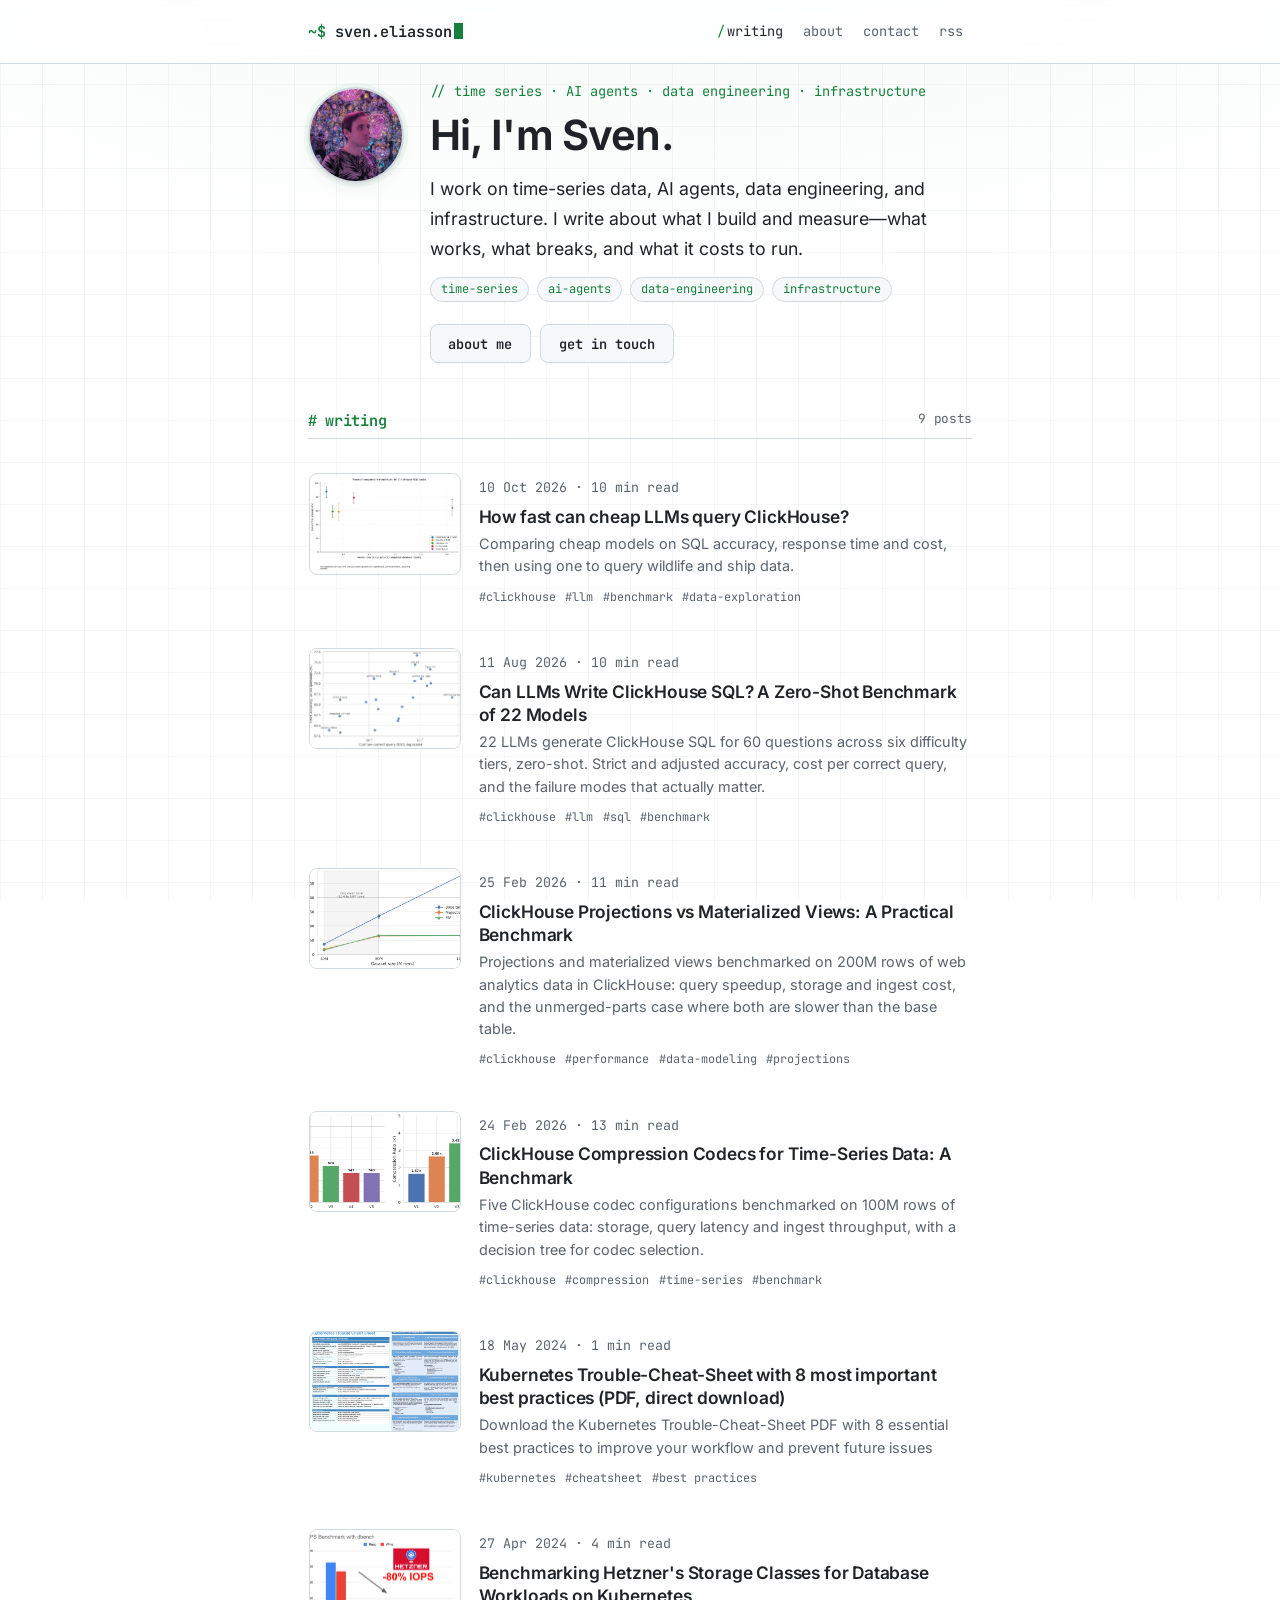
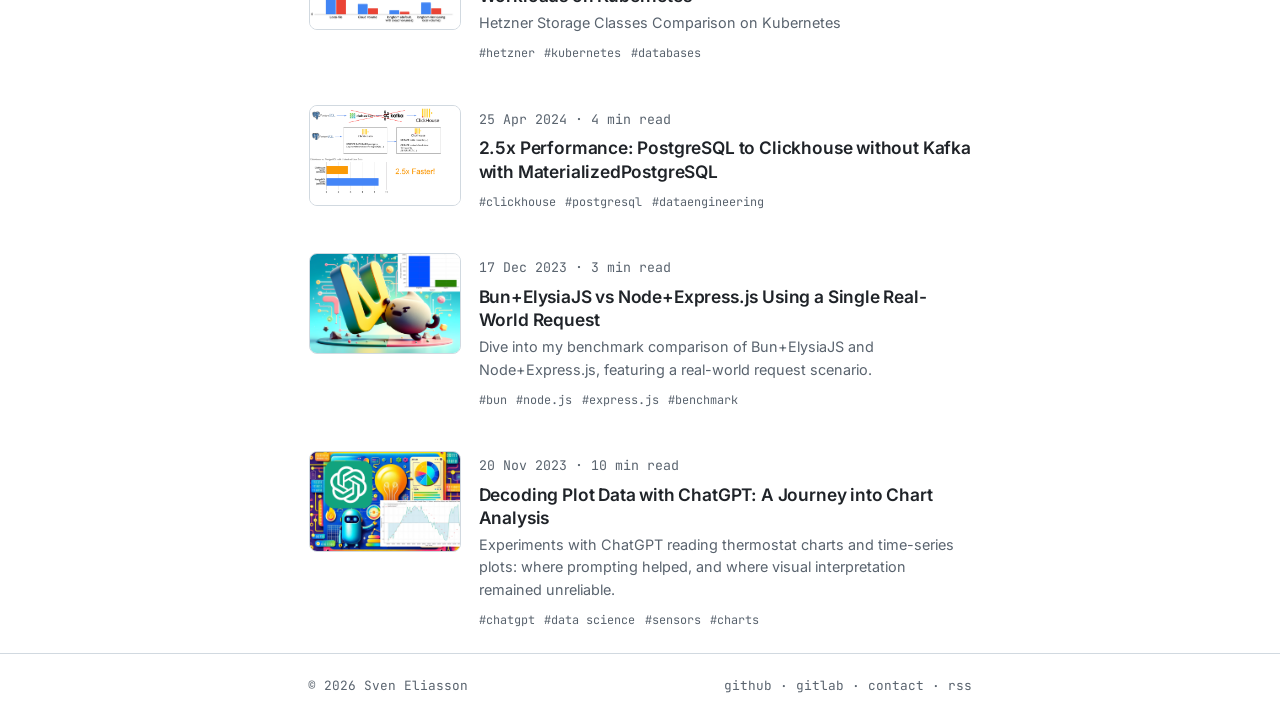
<file: index.html>
<!DOCTYPE html><html lang="en"> <head><meta charset="utf-8"><meta name="viewport" content="width=device-width, initial-scale=1"><title>Sven Eliasson · Time Series &amp; AI Agents</title><meta name="description" content="Engineering notes on time-series data, AI agents, data engineering, and infrastructure. Practical lessons and measured results from building working systems."><link rel="canonical" href="https://sveneliasson.de/"><link rel="icon" type="image/svg+xml" href="/favicon.svg"><meta name="color-scheme" content="dark light"><meta property="og:title" content="Sven Eliasson · Time Series &#38; AI Agents"><meta property="og:site_name" content="Sven Eliasson"><meta property="og:description" content="Engineering notes on time-series data, AI agents, data engineering, and infrastructure. Practical lessons and measured results from building working systems."><meta property="og:type" content="website"><meta property="og:url" content="https://sveneliasson.de/"><meta name="twitter:card" content="summary"><link rel="alternate" type="application/rss+xml" title="Sven Eliasson" href="/rss.xml"><link rel="sitemap" href="/sitemap-index.xml"><link rel="stylesheet" href="/_astro/_slug_.BN0oVJjn.css">
<style>.hero[data-astro-cid-j7pv25f6]{display:flex;gap:1.6rem;align-items:flex-start;margin:1rem 0 3rem}.portrait[data-astro-cid-j7pv25f6]{flex:none;width:6rem;height:6rem;border-radius:50%;object-fit:cover;border:2px solid var(--border);box-shadow:0 0 0 4px var(--glow),var(--shadow);margin-top:.4rem}.hero-text[data-astro-cid-j7pv25f6]{min-width:0}.kicker[data-astro-cid-j7pv25f6]{font-family:var(--mono);font-size:.85rem;color:var(--accent);margin:0 0 .4rem}.hero[data-astro-cid-j7pv25f6] h1[data-astro-cid-j7pv25f6]{font-size:clamp(2rem,1.4rem + 2.6vw,2.6rem);margin:0 0 .8rem}.lede[data-astro-cid-j7pv25f6]{font-size:1.1rem;max-width:40rem;margin:0}.hero-links[data-astro-cid-j7pv25f6]{display:flex;flex-wrap:wrap;gap:.6rem;margin:1.4rem 0 0}@media(max-width:34rem){.hero[data-astro-cid-j7pv25f6]{flex-direction:column;gap:1rem}.portrait[data-astro-cid-j7pv25f6]{width:5.5rem;height:5.5rem;margin-top:0}}.count[data-astro-cid-j7pv25f6]{float:right;color:var(--muted);font-weight:400;font-size:.8rem}.post-list[data-astro-cid-j7pv25f6]{list-style:none;padding:0;margin:0}.post-list[data-astro-cid-j7pv25f6] li[data-astro-cid-j7pv25f6]{margin:0}.post-link[data-astro-cid-j7pv25f6]{display:flex;gap:1.1rem;align-items:flex-start;padding:1.05rem 1rem;margin:.35rem -1rem;border-radius:12px;border:1px solid transparent;color:inherit;text-decoration:none;transition:background .15s ease,border-color .15s ease,box-shadow .15s ease}.post-link[data-astro-cid-j7pv25f6]:hover{background:var(--bg-raise);border-color:var(--border);box-shadow:var(--shadow);text-decoration:none}.post-title[data-astro-cid-j7pv25f6]{display:block;font-weight:600;font-size:1.08rem;letter-spacing:-.01em;line-height:1.35;color:var(--fg);margin-top:.25rem;transition:color .15s ease}.post-link[data-astro-cid-j7pv25f6]:hover .post-title[data-astro-cid-j7pv25f6]{color:var(--accent)}.post-body[data-astro-cid-j7pv25f6]{flex:1;min-width:0}.post-thumb[data-astro-cid-j7pv25f6]{flex:none;width:9.5rem;aspect-ratio:3 / 2;object-fit:cover;border-radius:8px;transition:border-color .15s ease}.post-link[data-astro-cid-j7pv25f6]:hover .post-thumb[data-astro-cid-j7pv25f6]{border-color:var(--accent)}.post-preview[data-astro-cid-j7pv25f6]{object-fit:contain}.post-desc[data-astro-cid-j7pv25f6]{display:block;color:var(--muted);font-size:.9rem;line-height:1.55;margin-top:.3rem}.post-tags[data-astro-cid-j7pv25f6]{display:flex;flex-wrap:wrap;gap:.6rem;margin-top:.55rem;font-family:var(--mono);font-size:.74rem;color:var(--muted)}@media(max-width:34rem){.post-link[data-astro-cid-j7pv25f6]{flex-direction:column;gap:.75rem}.post-thumb[data-astro-cid-j7pv25f6]{width:100%;aspect-ratio:2 / 1}}
</style></head> <body> <header class="site"> <div class="wrap"> <a href="/" class="brand"><span class="prompt">~$</span> sven.eliasson<span class="cursor" aria-hidden="true"></span></a> <nav aria-label="Main"> <a href="/" aria-current="page">writing</a><a href="/about/">about</a><a href="/contact/">contact</a><a href="/rss.xml" data-secondary="true">rss</a> </nav> </div> </header> <main class="wrap">  <section class="hero" data-astro-cid-j7pv25f6> <img class="portrait" src="/images/sven-avatar.jpg" alt="Sven Eliasson" width="480" height="480" data-astro-cid-j7pv25f6> <div class="hero-text" data-astro-cid-j7pv25f6> <p class="kicker" data-astro-cid-j7pv25f6>// time series · AI agents · data engineering · infrastructure</p> <h1 data-astro-cid-j7pv25f6>Hi, I'm Sven.</h1> <p class="lede" data-astro-cid-j7pv25f6>
I work on time-series data, AI agents, data engineering, and infrastructure.
        I write about what I build and measure—what works, what breaks, and what
        it costs to run.
</p> <ul class="chips" aria-label="Topics" data-astro-cid-j7pv25f6> <li class="chip" data-astro-cid-j7pv25f6>time-series</li> <li class="chip" data-astro-cid-j7pv25f6>ai-agents</li> <li class="chip" data-astro-cid-j7pv25f6>data-engineering</li> <li class="chip" data-astro-cid-j7pv25f6>infrastructure</li> </ul> <p class="hero-links" data-astro-cid-j7pv25f6> <a class="btn ghost" href="/about/" data-astro-cid-j7pv25f6>about me</a> <a class="btn ghost" href="/contact/" data-astro-cid-j7pv25f6>get in touch</a> </p> </div> </section> <section data-astro-cid-j7pv25f6> <h2 class="section-label" data-astro-cid-j7pv25f6># writing <span class="count" data-astro-cid-j7pv25f6>9 posts</span></h2> <ul class="post-list" data-astro-cid-j7pv25f6> <li data-astro-cid-j7pv25f6> <a class="post-link" href="/clickhouse-fast-cheap-exploration/" data-astro-cid-j7pv25f6> <img class="post-thumb post-preview" src="/media/clickhouse-fast-cheap-exploration/benchmark-preview.png" alt="" loading="lazy" width="300" height="200" data-astro-cid-j7pv25f6> <span class="post-body" data-astro-cid-j7pv25f6> <span class="meta" data-astro-cid-j7pv25f6> <time datetime="2026-10-10T00:00:00.000Z" data-astro-cid-j7pv25f6>10 Oct 2026</time>
· 10 min read
</span> <span class="post-title" data-astro-cid-j7pv25f6>How fast can cheap LLMs query ClickHouse?</span> <span class="post-desc" data-astro-cid-j7pv25f6>Comparing cheap models on SQL accuracy, response time and cost, then using one to query wildlife and ship data.</span> <span class="post-tags" data-astro-cid-j7pv25f6> <span data-astro-cid-j7pv25f6>#clickhouse</span><span data-astro-cid-j7pv25f6>#llm</span><span data-astro-cid-j7pv25f6>#benchmark</span><span data-astro-cid-j7pv25f6>#data-exploration</span> </span> </span> </a> </li><li data-astro-cid-j7pv25f6> <a class="post-link" href="/can-llms-write-clickhouse-sql-zero-shot-evaluation/" data-astro-cid-j7pv25f6> <img class="post-thumb" src="/images/exp03-cost-efficiency.png" alt="" loading="lazy" width="300" height="200" data-astro-cid-j7pv25f6> <span class="post-body" data-astro-cid-j7pv25f6> <span class="meta" data-astro-cid-j7pv25f6> <time datetime="2026-08-11T00:00:00.000Z" data-astro-cid-j7pv25f6>11 Aug 2026</time>
· 10 min read
</span> <span class="post-title" data-astro-cid-j7pv25f6>Can LLMs Write ClickHouse SQL? A Zero-Shot Benchmark of 22 Models</span> <span class="post-desc" data-astro-cid-j7pv25f6>22 LLMs generate ClickHouse SQL for 60 questions across six difficulty tiers, zero-shot. Strict and adjusted accuracy, cost per correct query, and the failure modes that actually matter.</span> <span class="post-tags" data-astro-cid-j7pv25f6> <span data-astro-cid-j7pv25f6>#clickhouse</span><span data-astro-cid-j7pv25f6>#llm</span><span data-astro-cid-j7pv25f6>#sql</span><span data-astro-cid-j7pv25f6>#benchmark</span> </span> </span> </a> </li><li data-astro-cid-j7pv25f6> <a class="post-link" href="/clickhouse-projections-vs-materialized-views-benchmark/" data-astro-cid-j7pv25f6> <img class="post-thumb" src="/images/exp02-scaling-crossover.png" alt="" loading="lazy" width="300" height="200" data-astro-cid-j7pv25f6> <span class="post-body" data-astro-cid-j7pv25f6> <span class="meta" data-astro-cid-j7pv25f6> <time datetime="2026-02-25T00:00:00.000Z" data-astro-cid-j7pv25f6>25 Feb 2026</time>
· 11 min read
</span> <span class="post-title" data-astro-cid-j7pv25f6>ClickHouse Projections vs Materialized Views: A Practical Benchmark</span> <span class="post-desc" data-astro-cid-j7pv25f6>Projections and materialized views benchmarked on 200M rows of web analytics data in ClickHouse: query speedup, storage and ingest cost, and the unmerged-parts case where both are slower than the base table.</span> <span class="post-tags" data-astro-cid-j7pv25f6> <span data-astro-cid-j7pv25f6>#clickhouse</span><span data-astro-cid-j7pv25f6>#performance</span><span data-astro-cid-j7pv25f6>#data-modeling</span><span data-astro-cid-j7pv25f6>#projections</span> </span> </span> </a> </li><li data-astro-cid-j7pv25f6> <a class="post-link" href="/clickhouse-compression-codecs-timeseries-benchmark/" data-astro-cid-j7pv25f6> <img class="post-thumb" src="/images/exp01-storage-overview.png" alt="" loading="lazy" width="300" height="200" data-astro-cid-j7pv25f6> <span class="post-body" data-astro-cid-j7pv25f6> <span class="meta" data-astro-cid-j7pv25f6> <time datetime="2026-02-24T00:00:00.000Z" data-astro-cid-j7pv25f6>24 Feb 2026</time>
· 13 min read
</span> <span class="post-title" data-astro-cid-j7pv25f6>ClickHouse Compression Codecs for Time-Series Data: A Benchmark</span> <span class="post-desc" data-astro-cid-j7pv25f6>Five ClickHouse codec configurations benchmarked on 100M rows of time-series data: storage, query latency and ingest throughput, with a decision tree for codec selection.</span> <span class="post-tags" data-astro-cid-j7pv25f6> <span data-astro-cid-j7pv25f6>#clickhouse</span><span data-astro-cid-j7pv25f6>#compression</span><span data-astro-cid-j7pv25f6>#time-series</span><span data-astro-cid-j7pv25f6>#benchmark</span> </span> </span> </a> </li><li data-astro-cid-j7pv25f6> <a class="post-link" href="/kubernetes-trouble-cheat-sheet-with-8-most-important-best-practices-pdf-direct-download/" data-astro-cid-j7pv25f6> <img class="post-thumb" src="/images/v1716052982499-e3b21c1c-205d-43d4-8384-5326130189cd.png" alt="" loading="lazy" width="300" height="200" data-astro-cid-j7pv25f6> <span class="post-body" data-astro-cid-j7pv25f6> <span class="meta" data-astro-cid-j7pv25f6> <time datetime="2024-05-18T17:24:58.621Z" data-astro-cid-j7pv25f6>18 May 2024</time>
· 1 min read
</span> <span class="post-title" data-astro-cid-j7pv25f6>Kubernetes  Trouble-Cheat-Sheet with 8 most important best practices  (PDF, direct download)</span> <span class="post-desc" data-astro-cid-j7pv25f6>Download the Kubernetes Trouble-Cheat-Sheet PDF with 8 essential best practices to improve your workflow and prevent future issues</span> <span class="post-tags" data-astro-cid-j7pv25f6> <span data-astro-cid-j7pv25f6>#kubernetes</span><span data-astro-cid-j7pv25f6>#cheatsheet</span><span data-astro-cid-j7pv25f6>#best practices</span> </span> </span> </a> </li><li data-astro-cid-j7pv25f6> <a class="post-link" href="/benchmarking-hetzners-storage-classes-for-database-workloads-on-kubernetes/" data-astro-cid-j7pv25f6> <img class="post-thumb" src="/images/v1714235920738-ec1713ff-0bb8-4c96-9eeb-075066a65e16.png" alt="" loading="lazy" width="300" height="200" data-astro-cid-j7pv25f6> <span class="post-body" data-astro-cid-j7pv25f6> <span class="meta" data-astro-cid-j7pv25f6> <time datetime="2024-04-27T16:37:49.811Z" data-astro-cid-j7pv25f6>27 Apr 2024</time>
· 4 min read
</span> <span class="post-title" data-astro-cid-j7pv25f6>Benchmarking Hetzner&#39;s Storage Classes for Database Workloads on Kubernetes</span> <span class="post-desc" data-astro-cid-j7pv25f6>Hetzner Storage Classes Comparison on Kubernetes</span> <span class="post-tags" data-astro-cid-j7pv25f6> <span data-astro-cid-j7pv25f6>#hetzner</span><span data-astro-cid-j7pv25f6>#kubernetes</span><span data-astro-cid-j7pv25f6>#databases</span> </span> </span> </a> </li><li data-astro-cid-j7pv25f6> <a class="post-link" href="/stream-postgresql-to-clickhouse-without-kafka-with-materializedpostgresql/" data-astro-cid-j7pv25f6> <img class="post-thumb" src="/images/v1714059286187-323b96fd-dc4b-408f-941a-7e0b5c29815b.png" alt="" loading="lazy" width="300" height="200" data-astro-cid-j7pv25f6> <span class="post-body" data-astro-cid-j7pv25f6> <span class="meta" data-astro-cid-j7pv25f6> <time datetime="2024-04-25T14:43:49.931Z" data-astro-cid-j7pv25f6>25 Apr 2024</time>
· 4 min read
</span> <span class="post-title" data-astro-cid-j7pv25f6>2.5x Performance: PostgreSQL to Clickhouse without Kafka with MaterializedPostgreSQL</span>  <span class="post-tags" data-astro-cid-j7pv25f6> <span data-astro-cid-j7pv25f6>#clickhouse</span><span data-astro-cid-j7pv25f6>#postgresql</span><span data-astro-cid-j7pv25f6>#dataengineering</span> </span> </span> </a> </li><li data-astro-cid-j7pv25f6> <a class="post-link" href="/bunelysiajs-vs-nodeexpressjs-using-a-single-real-world-request/" data-astro-cid-j7pv25f6> <img class="post-thumb" src="/images/v1714236478995-d636ca86-f2e2-45c1-926a-fd06dfc77a70.png" alt="" loading="lazy" width="300" height="200" data-astro-cid-j7pv25f6> <span class="post-body" data-astro-cid-j7pv25f6> <span class="meta" data-astro-cid-j7pv25f6> <time datetime="2023-12-17T19:35:07.419Z" data-astro-cid-j7pv25f6>17 Dec 2023</time>
· 3 min read
</span> <span class="post-title" data-astro-cid-j7pv25f6>Bun+ElysiaJS vs Node+Express.js Using a Single Real-World Request</span> <span class="post-desc" data-astro-cid-j7pv25f6>Dive into my benchmark comparison of Bun+ElysiaJS and Node+Express.js, featuring a real-world request scenario.</span> <span class="post-tags" data-astro-cid-j7pv25f6> <span data-astro-cid-j7pv25f6>#bun</span><span data-astro-cid-j7pv25f6>#node.js</span><span data-astro-cid-j7pv25f6>#express.js</span><span data-astro-cid-j7pv25f6>#benchmark</span> </span> </span> </a> </li><li data-astro-cid-j7pv25f6> <a class="post-link" href="/decoding-plot-data-with-chatgpt-a-journey-into-chart-analysis-part-1/" data-astro-cid-j7pv25f6> <img class="post-thumb" src="/images/v1714236677806-10f3b815-e233-4522-a0b3-6654522fe5af.png" alt="" loading="lazy" width="300" height="200" data-astro-cid-j7pv25f6> <span class="post-body" data-astro-cid-j7pv25f6> <span class="meta" data-astro-cid-j7pv25f6> <time datetime="2023-11-20T20:20:56.800Z" data-astro-cid-j7pv25f6>20 Nov 2023</time>
· 10 min read
</span> <span class="post-title" data-astro-cid-j7pv25f6>Decoding Plot Data with ChatGPT: A Journey into Chart Analysis</span> <span class="post-desc" data-astro-cid-j7pv25f6>Experiments with ChatGPT reading thermostat charts and time-series plots: where prompting helped, and where visual interpretation remained unreliable.</span> <span class="post-tags" data-astro-cid-j7pv25f6> <span data-astro-cid-j7pv25f6>#chatgpt</span><span data-astro-cid-j7pv25f6>#data science</span><span data-astro-cid-j7pv25f6>#sensors</span><span data-astro-cid-j7pv25f6>#charts</span> </span> </span> </a> </li> </ul> </section>   </main> <footer class="site"> <div class="wrap"> <span>© 2026 Sven Eliasson</span> <span> <a href="https://github.com/comino">github</a> ·
<a href="https://gitlab.com/comino">gitlab</a> ·
<a href="/contact/">contact</a> ·
<a href="/rss.xml">rss</a> </span> </div> </footer> <script type="module">if(navigator.clipboard)for(const e of document.querySelectorAll("article pre")){const t=document.createElement("button");t.type="button",t.className="copy-btn",t.textContent="copy",t.setAttribute("aria-label","Copy code to clipboard"),t.addEventListener("click",async()=>{const o=e.querySelector("code")?.innerText??e.innerText;try{await navigator.clipboard.writeText(o.replace(/\n$/,"")),t.textContent="copied",t.classList.add("done"),setTimeout(()=>{t.textContent="copy",t.classList.remove("done")},1600)}catch{t.textContent="failed"}}),e.appendChild(t)}</script> </body> </html>
</file>
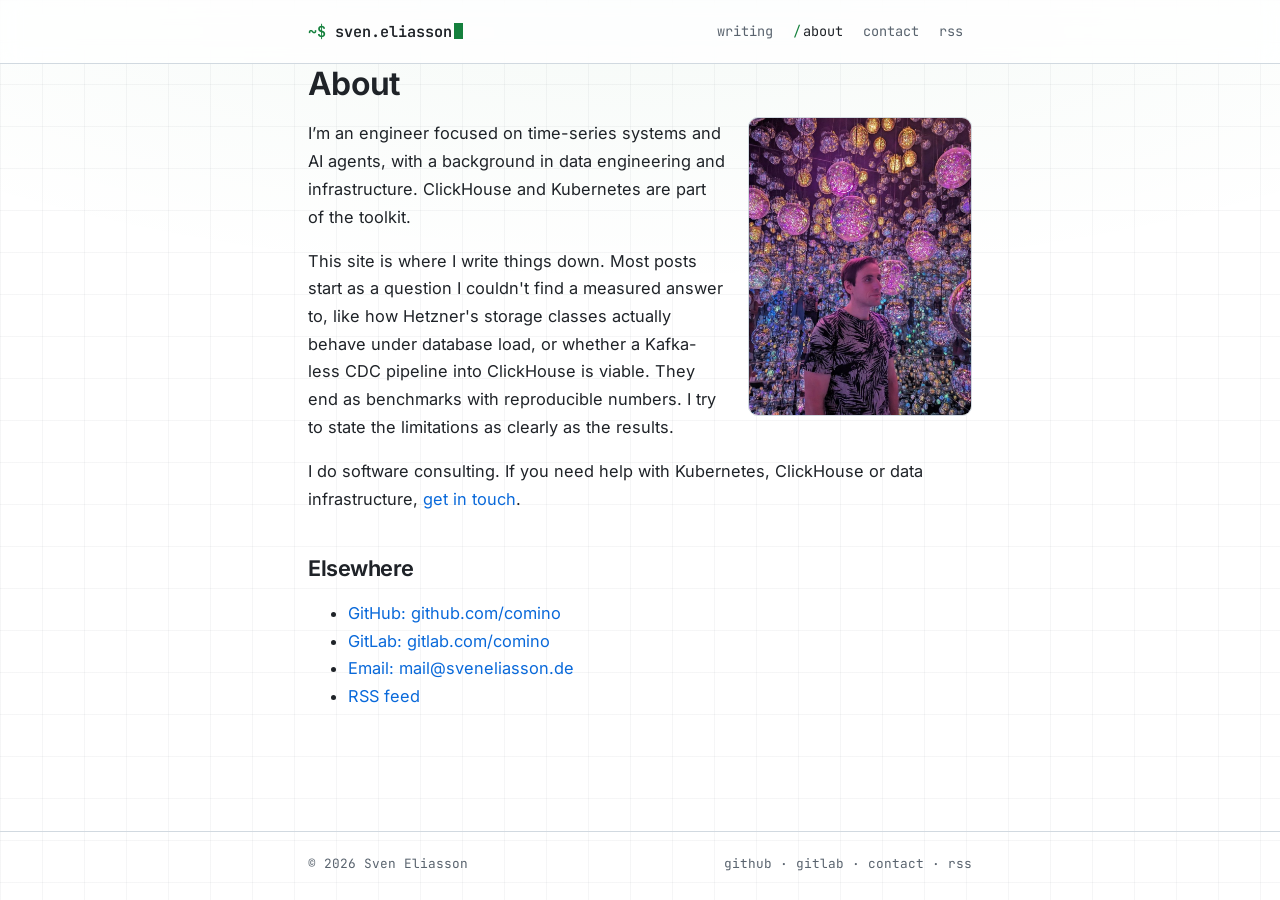
<file: about/index.html>
<!DOCTYPE html><html lang="en"> <head><meta charset="utf-8"><meta name="viewport" content="width=device-width, initial-scale=1"><title>About · Sven Eliasson</title><meta name="description" content="Engineer focused on time-series systems and AI agents, with a background in data engineering and infrastructure."><link rel="canonical" href="https://sveneliasson.de/about/"><link rel="icon" type="image/svg+xml" href="/favicon.svg"><meta name="color-scheme" content="dark light"><meta property="og:title" content="About · Sven Eliasson"><meta property="og:site_name" content="Sven Eliasson"><meta property="og:description" content="Engineer focused on time-series systems and AI agents, with a background in data engineering and infrastructure."><meta property="og:type" content="website"><meta property="og:url" content="https://sveneliasson.de/about/"><meta name="twitter:card" content="summary"><link rel="alternate" type="application/rss+xml" title="Sven Eliasson" href="/rss.xml"><link rel="sitemap" href="/sitemap-index.xml"><link rel="stylesheet" href="/_astro/_slug_.BN0oVJjn.css">
<style>.portrait[data-astro-cid-kh7btl4r]{float:right;width:min(14rem,45%);aspect-ratio:3 / 4;object-fit:cover;margin:.3rem 0 1rem 1.4rem}@media(max-width:34rem){.portrait[data-astro-cid-kh7btl4r]{float:none;width:100%;aspect-ratio:4 / 3;margin:0 0 1.2rem}}
</style></head> <body> <header class="site"> <div class="wrap"> <a href="/" class="brand"><span class="prompt">~$</span> sven.eliasson<span class="cursor" aria-hidden="true"></span></a> <nav aria-label="Main"> <a href="/">writing</a><a href="/about/" aria-current="page">about</a><a href="/contact/">contact</a><a href="/rss.xml" data-secondary="true">rss</a> </nav> </div> </header> <main class="wrap">  <h1 data-astro-cid-kh7btl4r>About</h1> <img class="portrait" src="/images/sven.jpg" alt="Sven Eliasson, standing in a room full of mirrored light spheres" width="880" height="1168" data-astro-cid-kh7btl4r> <p data-astro-cid-kh7btl4r>
I’m an engineer focused on time-series systems and AI agents, with a
    background in data engineering and infrastructure. ClickHouse and Kubernetes
    are part of the toolkit.
</p> <p data-astro-cid-kh7btl4r>
This site is where I write things down. Most posts start as a question I
    couldn't find a measured answer to, like how Hetzner's storage classes
    actually behave under database load, or whether a Kafka-less CDC pipeline
    into ClickHouse is viable. They end as benchmarks with reproducible
    numbers. I try to state the limitations as clearly as the results.
</p> <p data-astro-cid-kh7btl4r>
I do software consulting. If you need help with Kubernetes, ClickHouse
    or data infrastructure, <a href="/contact/" data-astro-cid-kh7btl4r>get in touch</a>.
</p> <h2 data-astro-cid-kh7btl4r>Elsewhere</h2> <ul data-astro-cid-kh7btl4r> <li data-astro-cid-kh7btl4r><a href="https://github.com/comino" data-astro-cid-kh7btl4r>GitHub: github.com/comino</a></li> <li data-astro-cid-kh7btl4r><a href="https://gitlab.com/comino" data-astro-cid-kh7btl4r>GitLab: gitlab.com/comino</a></li> <li data-astro-cid-kh7btl4r><a href="mailto:mail@sveneliasson.de" data-astro-cid-kh7btl4r>Email: mail@sveneliasson.de</a></li> <li data-astro-cid-kh7btl4r><a href="/rss.xml" data-astro-cid-kh7btl4r>RSS feed</a></li> </ul>   </main> <footer class="site"> <div class="wrap"> <span>© 2026 Sven Eliasson</span> <span> <a href="https://github.com/comino">github</a> ·
<a href="https://gitlab.com/comino">gitlab</a> ·
<a href="/contact/">contact</a> ·
<a href="/rss.xml">rss</a> </span> </div> </footer> <script type="module">if(navigator.clipboard)for(const e of document.querySelectorAll("article pre")){const t=document.createElement("button");t.type="button",t.className="copy-btn",t.textContent="copy",t.setAttribute("aria-label","Copy code to clipboard"),t.addEventListener("click",async()=>{const o=e.querySelector("code")?.innerText??e.innerText;try{await navigator.clipboard.writeText(o.replace(/\n$/,"")),t.textContent="copied",t.classList.add("done"),setTimeout(()=>{t.textContent="copy",t.classList.remove("done")},1600)}catch{t.textContent="failed"}}),e.appendChild(t)}</script> </body> </html>
</file>
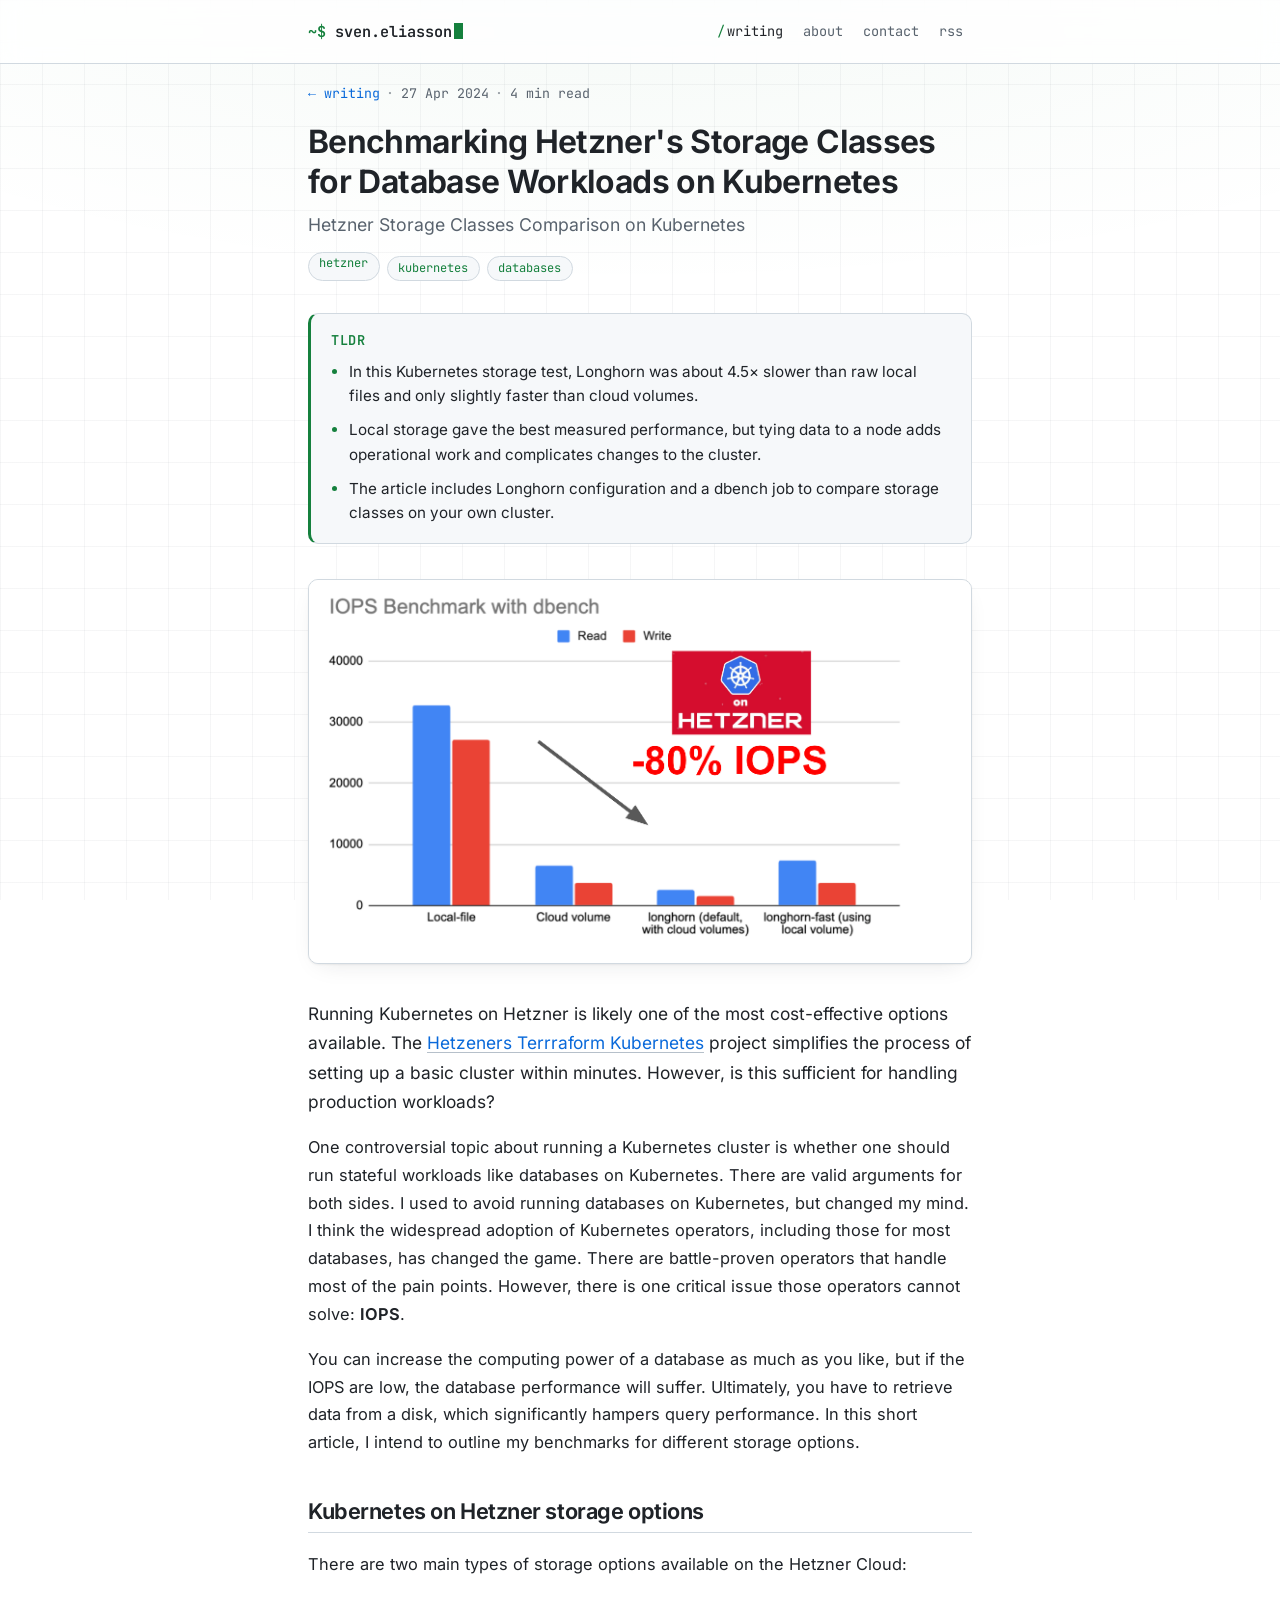
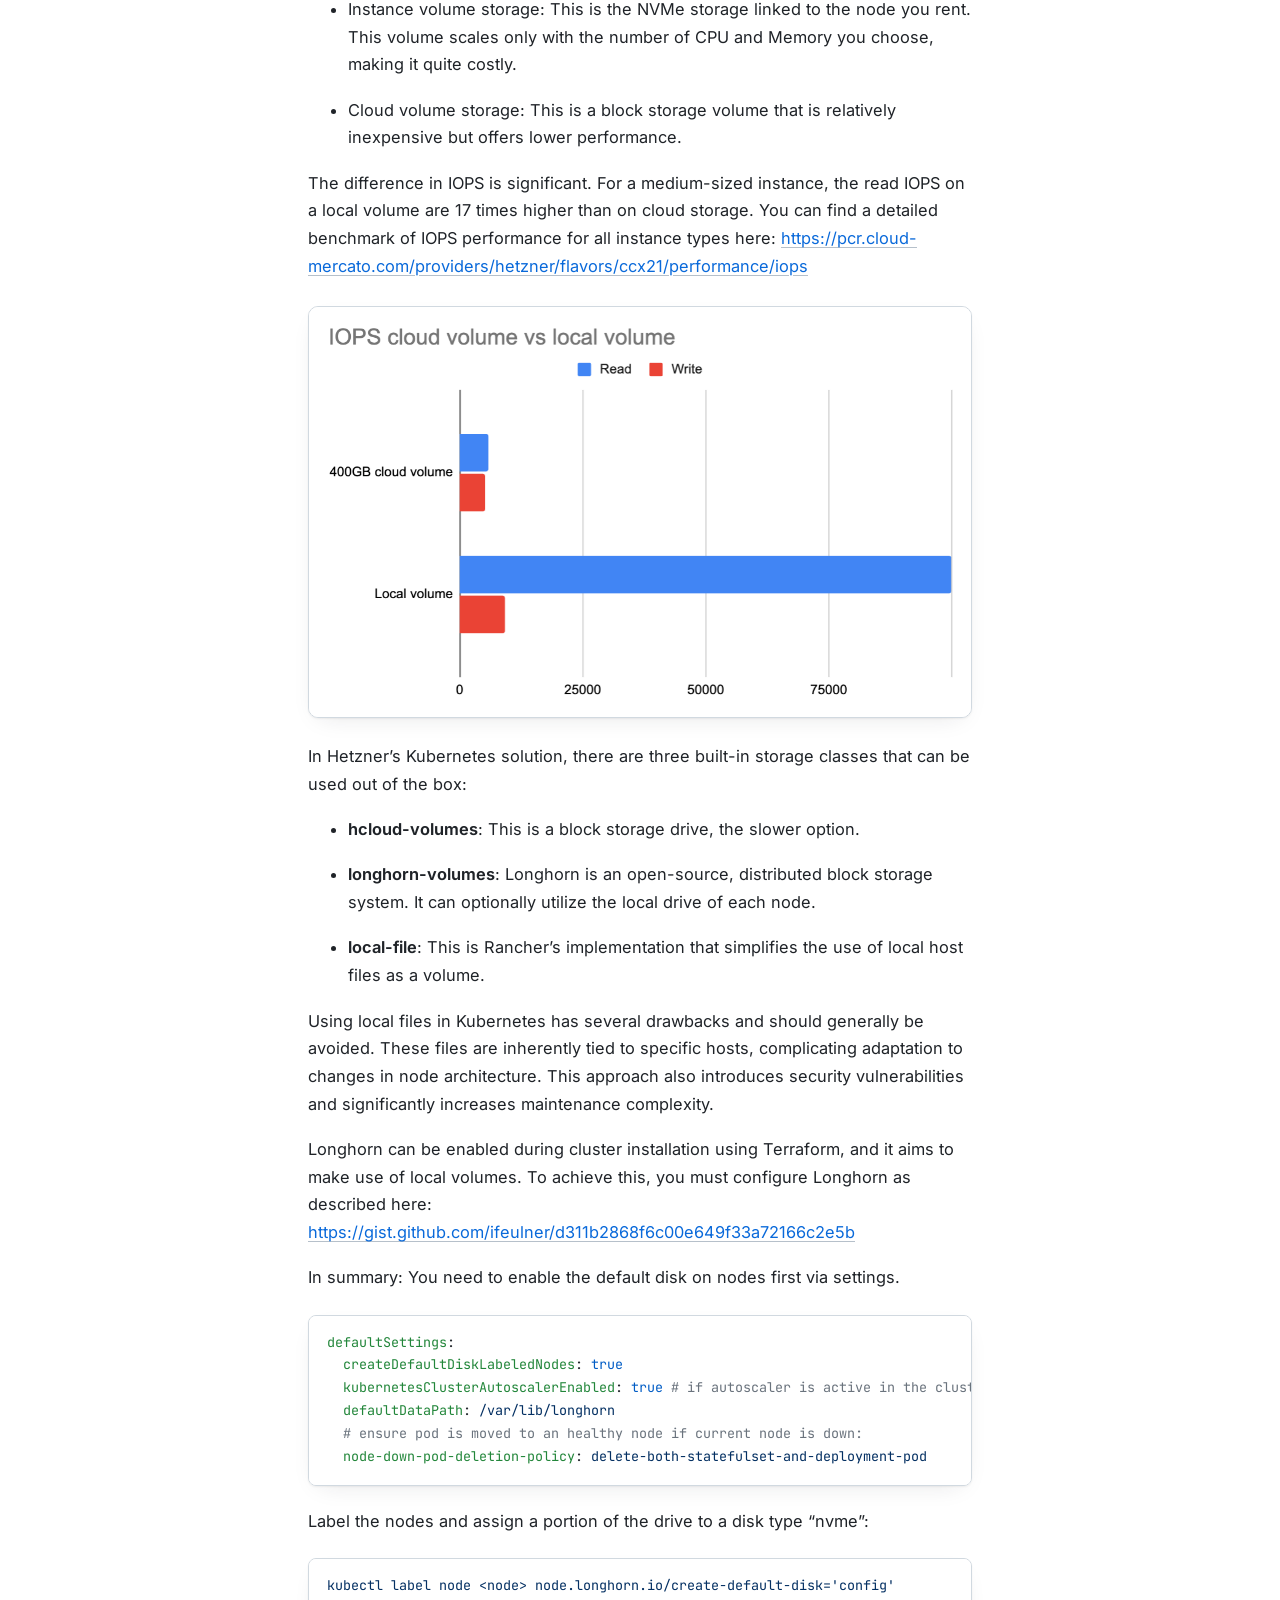
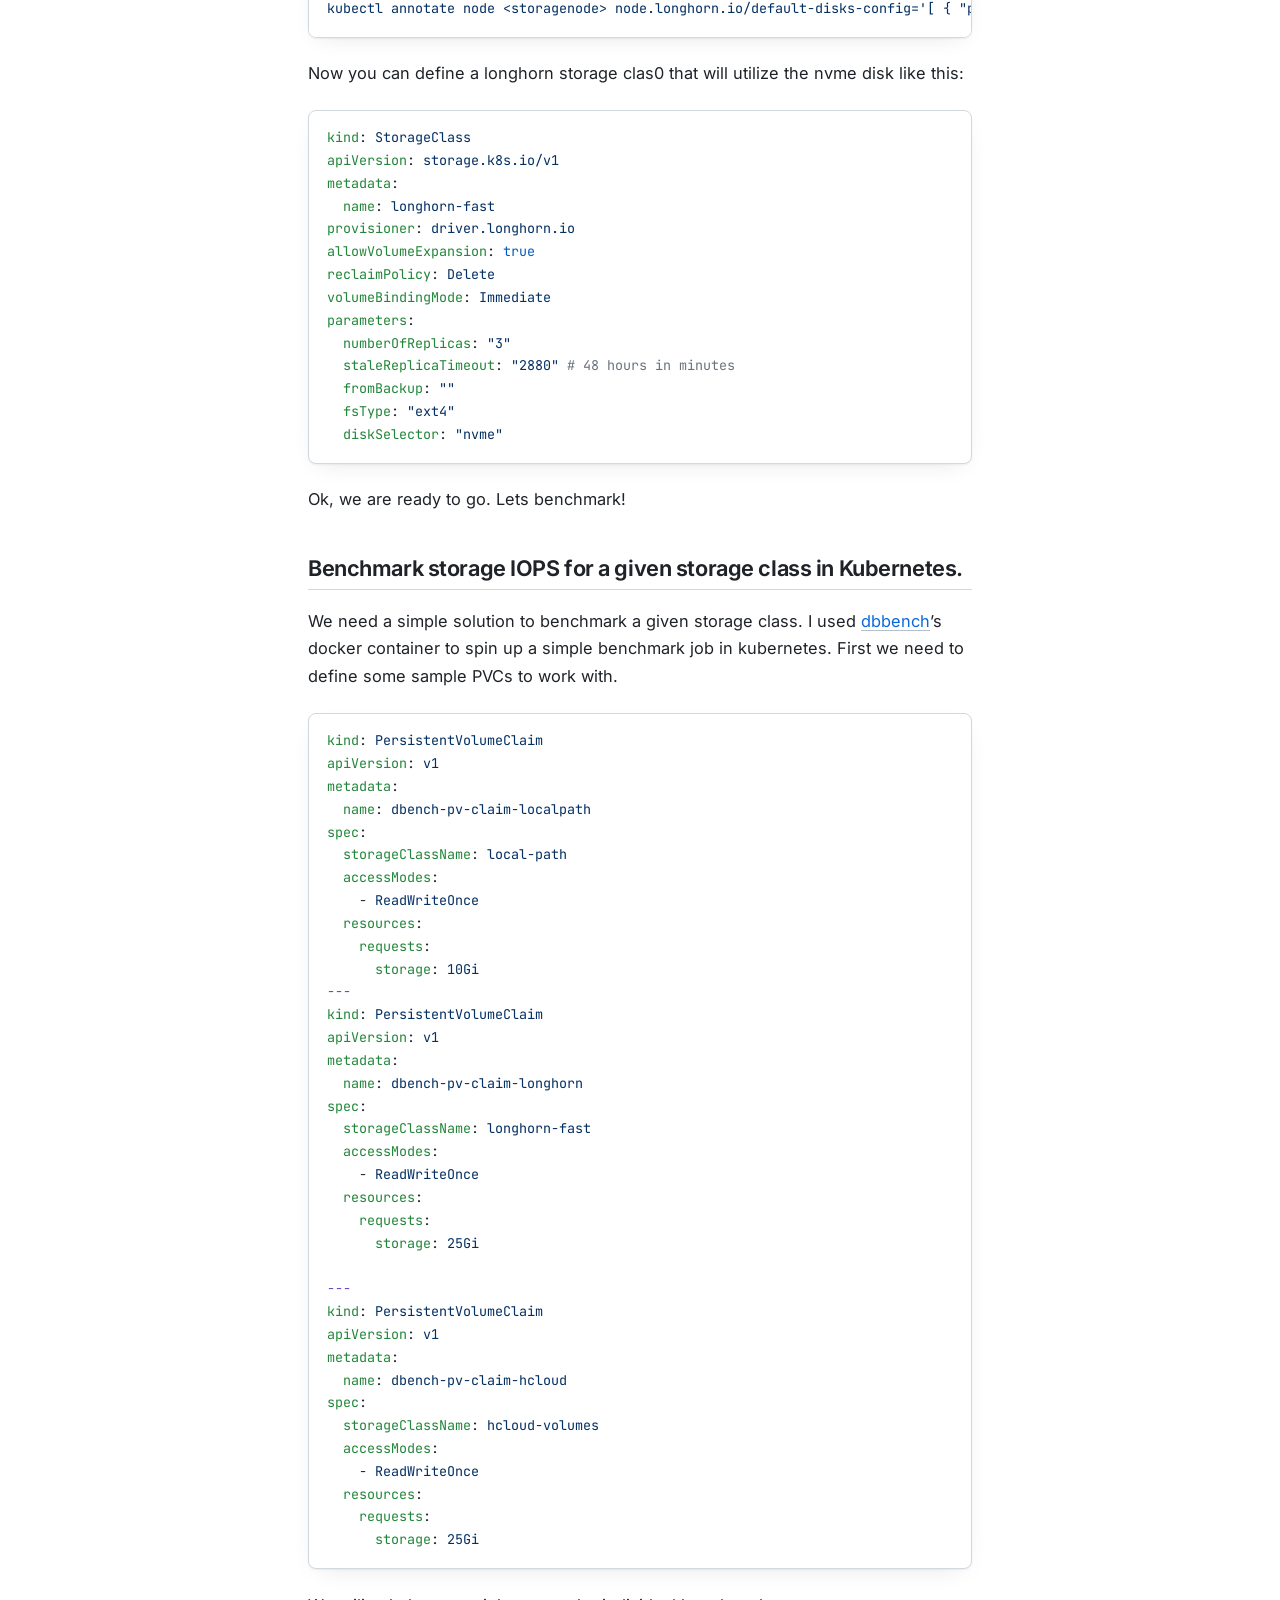
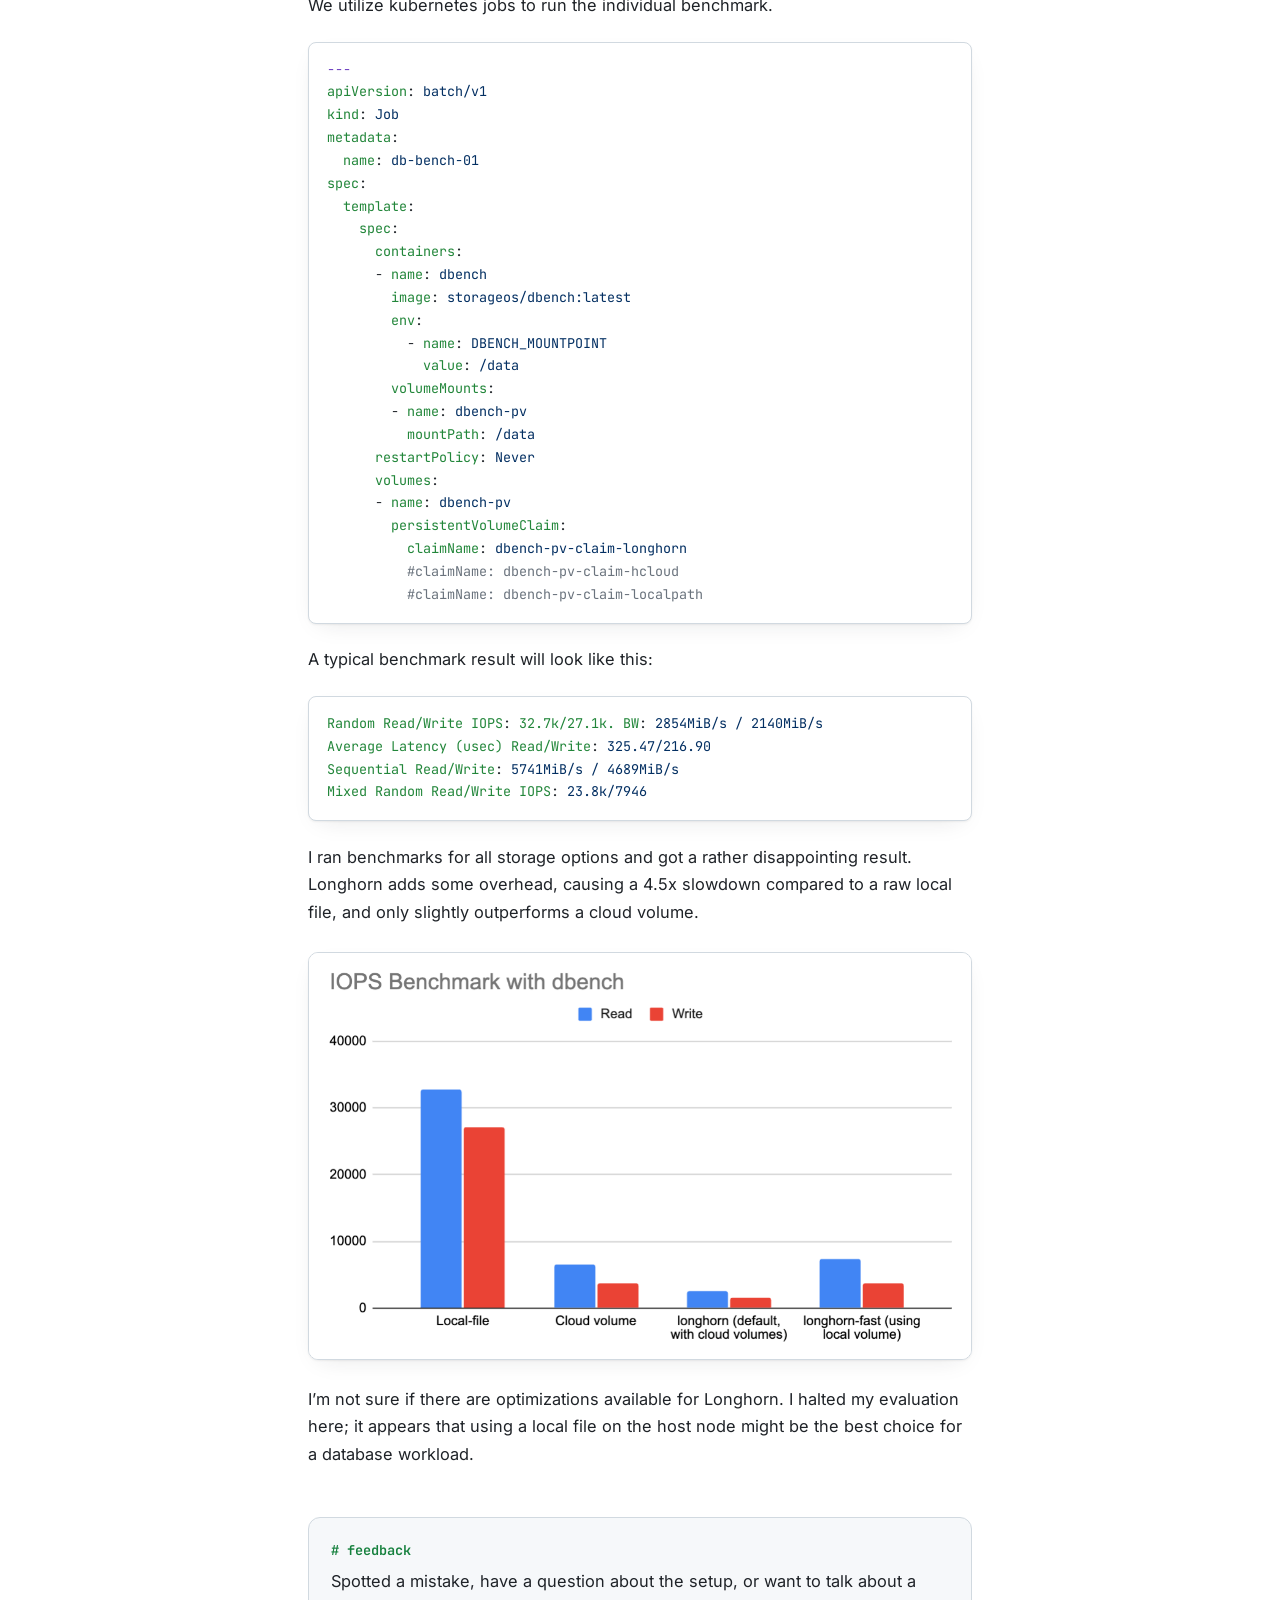
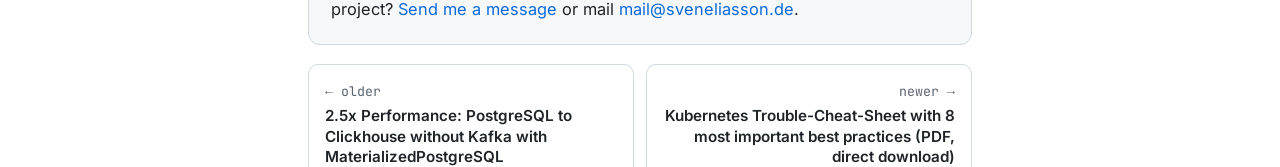
<file: benchmarking-hetzners-storage-classes-for-database-workloads-on-kubernetes/index.html>
<!DOCTYPE html><html lang="en"> <head><meta charset="utf-8"><meta name="viewport" content="width=device-width, initial-scale=1"><title>Hetzner Storage Classes Comparison on Kubernetes</title><meta name="description" content="Hetzner Storage Classes Comparison on Kubernetes"><link rel="canonical" href="https://sveneliasson.de/benchmarking-hetzners-storage-classes-for-database-workloads-on-kubernetes/"><link rel="icon" type="image/svg+xml" href="/favicon.svg"><meta name="color-scheme" content="dark light"><meta property="og:title" content="Hetzner Storage Classes Comparison on Kubernetes"><meta property="og:site_name" content="Sven Eliasson"><meta property="og:description" content="Hetzner Storage Classes Comparison on Kubernetes"><meta property="og:type" content="article"><meta property="og:url" content="https://sveneliasson.de/benchmarking-hetzners-storage-classes-for-database-workloads-on-kubernetes/"><meta property="og:image" content="https://sveneliasson.de/images/v1714235920738-ec1713ff-0bb8-4c96-9eeb-075066a65e16.png"><meta name="twitter:card" content="summary_large_image"><meta name="twitter:image" content="https://sveneliasson.de/images/v1714235920738-ec1713ff-0bb8-4c96-9eeb-075066a65e16.png"><link rel="alternate" type="application/rss+xml" title="Sven Eliasson" href="/rss.xml"><link rel="sitemap" href="/sitemap-index.xml"><link rel="stylesheet" href="/_astro/_slug_.BN0oVJjn.css">
<style>.post-header[data-astro-cid-yvbahnfj]{margin-bottom:2rem}.post-header[data-astro-cid-yvbahnfj] .meta[data-astro-cid-yvbahnfj]{display:flex;flex-wrap:wrap;gap:.4rem;align-items:center}.sep[data-astro-cid-yvbahnfj]{opacity:.6}.back[data-astro-cid-yvbahnfj]{text-decoration:none}.standfirst[data-astro-cid-yvbahnfj]{color:var(--muted);font-size:1.1rem;line-height:1.55;margin:.6rem 0 0;text-wrap:pretty}.tldr[data-astro-cid-yvbahnfj]{margin:0 0 2.2rem;padding:1.1rem 1.25rem;background:var(--bg-raise);border:1px solid var(--border);border-inline-start:3px solid var(--accent);border-radius:10px}.tldr[data-astro-cid-yvbahnfj] h2[data-astro-cid-yvbahnfj]{margin:0 0 .7rem;padding:0;border:0;color:var(--accent);font-family:var(--mono);font-size:.85rem;font-weight:600;letter-spacing:.04em}.tldr[data-astro-cid-yvbahnfj] ul[data-astro-cid-yvbahnfj]{margin:0;padding-inline-start:1.1rem;font-size:.95rem;line-height:1.6}.tldr[data-astro-cid-yvbahnfj] li[data-astro-cid-yvbahnfj]+li[data-astro-cid-yvbahnfj]{margin-top:.6rem}.tldr[data-astro-cid-yvbahnfj] li[data-astro-cid-yvbahnfj]::marker{color:var(--accent)}.cover[data-astro-cid-yvbahnfj]{display:block;width:100%;height:auto;max-height:32rem;object-fit:contain;background:var(--bg-raise);margin:0 0 2.2rem;box-shadow:var(--shadow)}.outro[data-astro-cid-yvbahnfj]{margin-top:3rem}.outro[data-astro-cid-yvbahnfj] p[data-astro-cid-yvbahnfj]{margin:0}.outro-title[data-astro-cid-yvbahnfj]{font-family:var(--mono);font-size:.85rem;font-weight:600;color:var(--accent);margin:0 0 .4rem!important}.post-nav[data-astro-cid-yvbahnfj]{display:grid;grid-template-columns:1fr 1fr;gap:.8rem;margin-top:1.2rem}.nav-card[data-astro-cid-yvbahnfj]{display:flex;flex-direction:column;gap:.25rem;padding:.9rem 1rem;border:1px solid var(--border);border-radius:10px;color:var(--fg);text-decoration:none;transition:border-color .15s ease,background .15s ease}.nav-card[data-astro-cid-yvbahnfj]:hover{border-color:var(--accent);background:var(--bg-raise);text-decoration:none}.nav-card[data-astro-cid-yvbahnfj].next{text-align:right}.nav-title[data-astro-cid-yvbahnfj]{font-weight:600;font-size:.95rem;line-height:1.35}.nav-card[data-astro-cid-yvbahnfj]:hover .nav-title[data-astro-cid-yvbahnfj]{color:var(--accent)}@media(max-width:34rem){.post-nav[data-astro-cid-yvbahnfj]{grid-template-columns:1fr}.nav-card[data-astro-cid-yvbahnfj].next{text-align:left}}
</style></head> <body> <header class="site"> <div class="wrap"> <a href="/" class="brand"><span class="prompt">~$</span> sven.eliasson<span class="cursor" aria-hidden="true"></span></a> <nav aria-label="Main"> <a href="/" aria-current="page">writing</a><a href="/about/">about</a><a href="/contact/">contact</a><a href="/rss.xml" data-secondary="true">rss</a> </nav> </div> </header> <main class="wrap">  <article data-astro-cid-yvbahnfj> <header class="post-header" data-astro-cid-yvbahnfj> <p class="meta" data-astro-cid-yvbahnfj> <a href="/" class="back" data-astro-cid-yvbahnfj>← writing</a> <span class="sep" data-astro-cid-yvbahnfj>·</span> <time datetime="2024-04-27T16:37:49.811Z" data-astro-cid-yvbahnfj>27 Apr 2024</time> <span class="sep" data-astro-cid-yvbahnfj>·</span> 4 min read
</p> <h1 data-astro-cid-yvbahnfj>Benchmarking Hetzner&#39;s Storage Classes for Database Workloads on Kubernetes</h1> <p class="standfirst" data-astro-cid-yvbahnfj>Hetzner Storage Classes Comparison on Kubernetes</p> <ul class="chips" aria-label="Tags" data-astro-cid-yvbahnfj> <li class="chip" data-astro-cid-yvbahnfj>hetzner</li><li class="chip" data-astro-cid-yvbahnfj>kubernetes</li><li class="chip" data-astro-cid-yvbahnfj>databases</li> </ul> </header> <section class="tldr" aria-labelledby="tldr" data-astro-cid-yvbahnfj> <h2 id="tldr" data-astro-cid-yvbahnfj>TLDR</h2> <ul data-astro-cid-yvbahnfj> <li data-astro-cid-yvbahnfj>In this Kubernetes storage test, Longhorn was about 4.5× slower than raw local files and only slightly faster than cloud volumes.</li><li data-astro-cid-yvbahnfj>Local storage gave the best measured performance, but tying data to a node adds operational work and complicates changes to the cluster.</li><li data-astro-cid-yvbahnfj>The article includes Longhorn configuration and a dbench job to compare storage classes on your own cluster.</li> </ul> </section> <img class="cover" src="/images/v1714235920738-ec1713ff-0bb8-4c96-9eeb-075066a65e16.png" alt="" loading="eager" data-astro-cid-yvbahnfj> <p>Running Kubernetes on Hetzner is likely one of the most cost-effective options available. The <a href="https://github.com/kube-hetzner/terraform-hcloud-kube-hetzner">Hetzeners Terrraform Kubernetes</a> project simplifies the process of setting up a basic cluster within minutes. However, is this sufficient for handling production workloads?</p>
<p>One controversial topic about running a Kubernetes cluster is whether one should run stateful workloads like databases on Kubernetes. There are valid arguments for both sides. I used to avoid running databases on Kubernetes, but changed my mind. I think the widespread adoption of Kubernetes operators, including those for most databases, has changed the game. There are battle-proven operators that handle most of the pain points. However, there is one critical issue those operators cannot solve: <strong>IOPS</strong>.</p>
<p>You can increase the computing power of a database as much as you like, but if the IOPS are low, the database performance will suffer. Ultimately, you have to retrieve data from a disk, which significantly hampers query performance. In this short article, I intend to outline my benchmarks for different storage options.</p>
<h2 id="kubernetes-on-hetzner-storage-options">Kubernetes on Hetzner storage options</h2>
<p>There are two main types of storage options available on the Hetzner Cloud:</p>
<ul>
<li>
<p>Instance volume storage: This is the NVMe storage linked to the node you rent. This volume scales only with the number of CPU and Memory you choose, making it quite costly.</p>
</li>
<li>
<p>Cloud volume storage: This is a block storage volume that is relatively inexpensive but offers lower performance.</p>
</li>
</ul>
<p>The difference in IOPS is significant. For a medium-sized instance, the read IOPS on a local volume are 17 times higher than on cloud storage. You can find a detailed benchmark of IOPS performance for all instance types here: <a href="https://pcr.cloud-mercato.com/providers/hetzner/flavors/ccx21/performance/iops">https://pcr.cloud-mercato.com/providers/hetzner/flavors/ccx21/performance/iops</a></p>
<p><img src="/images/v1714233526187-5716b5f5-9137-47bf-a811-dd466cab4870.png" alt=""></p>
<p>In Hetzner’s Kubernetes solution, there are three built-in storage classes that can be used out of the box:</p>
<ul>
<li>
<p><strong>hcloud-volumes</strong>: This is a block storage drive, the slower option.</p>
</li>
<li>
<p><strong>longhorn-volumes</strong>: Longhorn is an open-source, distributed block storage system. It can optionally utilize the local drive of each node.</p>
</li>
<li>
<p><strong>local-file</strong>: This is Rancher’s implementation that simplifies the use of local host files as a volume.</p>
</li>
</ul>
<p>Using local files in Kubernetes has several drawbacks and should generally be avoided. These files are inherently tied to specific hosts, complicating adaptation to changes in node architecture. This approach also introduces security vulnerabilities and significantly increases maintenance complexity.</p>
<p>Longhorn can be enabled during cluster installation using Terraform, and it aims to make use of local volumes. To achieve this, you must configure Longhorn as described here: <a href="https://gist.github.com/ifeulner/d311b2868f6c00e649f33a72166c2e5b">https://gist.github.com/ifeulner/d311b2868f6c00e649f33a72166c2e5b</a></p>
<p>In summary: You need to enable the default disk on nodes first via settings.</p>
<pre class="astro-code astro-code-themes github-light github-dark" style="background-color:#fff;--shiki-dark-bg:#24292e;color:#24292e;--shiki-dark:#e1e4e8; overflow-x: auto;" tabindex="0" data-language="yaml"><code><span class="line"><span style="color:#22863A;--shiki-dark:#85E89D">defaultSettings</span><span style="color:#24292E;--shiki-dark:#E1E4E8">:</span></span>
<span class="line"><span style="color:#22863A;--shiki-dark:#85E89D">  createDefaultDiskLabeledNodes</span><span style="color:#24292E;--shiki-dark:#E1E4E8">: </span><span style="color:#005CC5;--shiki-dark:#79B8FF">true</span></span>
<span class="line"><span style="color:#22863A;--shiki-dark:#85E89D">  kubernetesClusterAutoscalerEnabled</span><span style="color:#24292E;--shiki-dark:#E1E4E8">: </span><span style="color:#005CC5;--shiki-dark:#79B8FF">true</span><span style="color:#6A737D;--shiki-dark:#6A737D"> # if autoscaler is active in the cluster</span></span>
<span class="line"><span style="color:#22863A;--shiki-dark:#85E89D">  defaultDataPath</span><span style="color:#24292E;--shiki-dark:#E1E4E8">: </span><span style="color:#032F62;--shiki-dark:#9ECBFF">/var/lib/longhorn</span></span>
<span class="line"><span style="color:#6A737D;--shiki-dark:#6A737D">  # ensure pod is moved to an healthy node if current node is down:</span></span>
<span class="line"><span style="color:#22863A;--shiki-dark:#85E89D">  node-down-pod-deletion-policy</span><span style="color:#24292E;--shiki-dark:#E1E4E8">: </span><span style="color:#032F62;--shiki-dark:#9ECBFF">delete-both-statefulset-and-deployment-pod</span></span></code></pre>
<p>Label the nodes and assign a portion of the drive to a disk type “nvme”:</p>
<pre class="astro-code astro-code-themes github-light github-dark" style="background-color:#fff;--shiki-dark-bg:#24292e;color:#24292e;--shiki-dark:#e1e4e8; overflow-x: auto;" tabindex="0" data-language="yaml"><code><span class="line"><span style="color:#032F62;--shiki-dark:#9ECBFF">kubectl label node &#x3C;node> node.longhorn.io/create-default-disk='config'</span></span>
<span class="line"><span style="color:#032F62;--shiki-dark:#9ECBFF">kubectl annotate node &#x3C;storagenode> node.longhorn.io/default-disks-config='[ { "path":"/var/lib/longhorn","allowScheduling":true, "storageReserved":21474836240, "tags":[ "nvme" ]}, { "name":"hcloud-volume", "path":"/var/longhorn","allowScheduling":true, "storageReserved":10737418120,"tags":[ "ssd" ] }]'</span></span></code></pre>
<p>Now you can define a longhorn storage clas0 that will utilize the nvme disk like this:</p>
<pre class="astro-code astro-code-themes github-light github-dark" style="background-color:#fff;--shiki-dark-bg:#24292e;color:#24292e;--shiki-dark:#e1e4e8; overflow-x: auto;" tabindex="0" data-language="yaml"><code><span class="line"><span style="color:#22863A;--shiki-dark:#85E89D">kind</span><span style="color:#24292E;--shiki-dark:#E1E4E8">: </span><span style="color:#032F62;--shiki-dark:#9ECBFF">StorageClass</span></span>
<span class="line"><span style="color:#22863A;--shiki-dark:#85E89D">apiVersion</span><span style="color:#24292E;--shiki-dark:#E1E4E8">: </span><span style="color:#032F62;--shiki-dark:#9ECBFF">storage.k8s.io/v1</span></span>
<span class="line"><span style="color:#22863A;--shiki-dark:#85E89D">metadata</span><span style="color:#24292E;--shiki-dark:#E1E4E8">:</span></span>
<span class="line"><span style="color:#22863A;--shiki-dark:#85E89D">  name</span><span style="color:#24292E;--shiki-dark:#E1E4E8">: </span><span style="color:#032F62;--shiki-dark:#9ECBFF">longhorn-fast</span></span>
<span class="line"><span style="color:#22863A;--shiki-dark:#85E89D">provisioner</span><span style="color:#24292E;--shiki-dark:#E1E4E8">: </span><span style="color:#032F62;--shiki-dark:#9ECBFF">driver.longhorn.io</span></span>
<span class="line"><span style="color:#22863A;--shiki-dark:#85E89D">allowVolumeExpansion</span><span style="color:#24292E;--shiki-dark:#E1E4E8">: </span><span style="color:#005CC5;--shiki-dark:#79B8FF">true</span></span>
<span class="line"><span style="color:#22863A;--shiki-dark:#85E89D">reclaimPolicy</span><span style="color:#24292E;--shiki-dark:#E1E4E8">: </span><span style="color:#032F62;--shiki-dark:#9ECBFF">Delete</span></span>
<span class="line"><span style="color:#22863A;--shiki-dark:#85E89D">volumeBindingMode</span><span style="color:#24292E;--shiki-dark:#E1E4E8">: </span><span style="color:#032F62;--shiki-dark:#9ECBFF">Immediate</span></span>
<span class="line"><span style="color:#22863A;--shiki-dark:#85E89D">parameters</span><span style="color:#24292E;--shiki-dark:#E1E4E8">:</span></span>
<span class="line"><span style="color:#22863A;--shiki-dark:#85E89D">  numberOfReplicas</span><span style="color:#24292E;--shiki-dark:#E1E4E8">: </span><span style="color:#032F62;--shiki-dark:#9ECBFF">"3"</span></span>
<span class="line"><span style="color:#22863A;--shiki-dark:#85E89D">  staleReplicaTimeout</span><span style="color:#24292E;--shiki-dark:#E1E4E8">: </span><span style="color:#032F62;--shiki-dark:#9ECBFF">"2880"</span><span style="color:#6A737D;--shiki-dark:#6A737D"> # 48 hours in minutes</span></span>
<span class="line"><span style="color:#22863A;--shiki-dark:#85E89D">  fromBackup</span><span style="color:#24292E;--shiki-dark:#E1E4E8">: </span><span style="color:#032F62;--shiki-dark:#9ECBFF">""</span></span>
<span class="line"><span style="color:#22863A;--shiki-dark:#85E89D">  fsType</span><span style="color:#24292E;--shiki-dark:#E1E4E8">: </span><span style="color:#032F62;--shiki-dark:#9ECBFF">"ext4"</span></span>
<span class="line"><span style="color:#22863A;--shiki-dark:#85E89D">  diskSelector</span><span style="color:#24292E;--shiki-dark:#E1E4E8">: </span><span style="color:#032F62;--shiki-dark:#9ECBFF">"nvme"</span></span></code></pre>
<p>Ok, we are ready to go. Lets benchmark!</p>
<h2 id="benchmark-storage-iops-for-a-given-storage-class-in-kubernetes">Benchmark storage IOPS for a given storage class in Kubernetes.</h2>
<p>We need a simple solution to benchmark a given storage class. I used <a href="https://github.com/storageos/dbench">dbbench</a>’s docker container to spin up a simple benchmark job in kubernetes. First we need to define some sample PVCs to work with.</p>
<pre class="astro-code astro-code-themes github-light github-dark" style="background-color:#fff;--shiki-dark-bg:#24292e;color:#24292e;--shiki-dark:#e1e4e8; overflow-x: auto;" tabindex="0" data-language="yaml"><code><span class="line"><span style="color:#22863A;--shiki-dark:#85E89D">kind</span><span style="color:#24292E;--shiki-dark:#E1E4E8">: </span><span style="color:#032F62;--shiki-dark:#9ECBFF">PersistentVolumeClaim</span></span>
<span class="line"><span style="color:#22863A;--shiki-dark:#85E89D">apiVersion</span><span style="color:#24292E;--shiki-dark:#E1E4E8">: </span><span style="color:#032F62;--shiki-dark:#9ECBFF">v1</span></span>
<span class="line"><span style="color:#22863A;--shiki-dark:#85E89D">metadata</span><span style="color:#24292E;--shiki-dark:#E1E4E8">:</span></span>
<span class="line"><span style="color:#22863A;--shiki-dark:#85E89D">  name</span><span style="color:#24292E;--shiki-dark:#E1E4E8">: </span><span style="color:#032F62;--shiki-dark:#9ECBFF">dbench-pv-claim-localpath</span></span>
<span class="line"><span style="color:#22863A;--shiki-dark:#85E89D">spec</span><span style="color:#24292E;--shiki-dark:#E1E4E8">:</span></span>
<span class="line"><span style="color:#22863A;--shiki-dark:#85E89D">  storageClassName</span><span style="color:#24292E;--shiki-dark:#E1E4E8">: </span><span style="color:#032F62;--shiki-dark:#9ECBFF">local-path</span></span>
<span class="line"><span style="color:#22863A;--shiki-dark:#85E89D">  accessModes</span><span style="color:#24292E;--shiki-dark:#E1E4E8">:</span></span>
<span class="line"><span style="color:#24292E;--shiki-dark:#E1E4E8">    - </span><span style="color:#032F62;--shiki-dark:#9ECBFF">ReadWriteOnce</span></span>
<span class="line"><span style="color:#22863A;--shiki-dark:#85E89D">  resources</span><span style="color:#24292E;--shiki-dark:#E1E4E8">:</span></span>
<span class="line"><span style="color:#22863A;--shiki-dark:#85E89D">    requests</span><span style="color:#24292E;--shiki-dark:#E1E4E8">:</span></span>
<span class="line"><span style="color:#22863A;--shiki-dark:#85E89D">      storage</span><span style="color:#24292E;--shiki-dark:#E1E4E8">: </span><span style="color:#032F62;--shiki-dark:#9ECBFF">10Gi</span></span>
<span class="line"><span style="color:#6F42C1;--shiki-dark:#B392F0">---</span></span>
<span class="line"><span style="color:#22863A;--shiki-dark:#85E89D">kind</span><span style="color:#24292E;--shiki-dark:#E1E4E8">: </span><span style="color:#032F62;--shiki-dark:#9ECBFF">PersistentVolumeClaim</span></span>
<span class="line"><span style="color:#22863A;--shiki-dark:#85E89D">apiVersion</span><span style="color:#24292E;--shiki-dark:#E1E4E8">: </span><span style="color:#032F62;--shiki-dark:#9ECBFF">v1</span></span>
<span class="line"><span style="color:#22863A;--shiki-dark:#85E89D">metadata</span><span style="color:#24292E;--shiki-dark:#E1E4E8">:</span></span>
<span class="line"><span style="color:#22863A;--shiki-dark:#85E89D">  name</span><span style="color:#24292E;--shiki-dark:#E1E4E8">: </span><span style="color:#032F62;--shiki-dark:#9ECBFF">dbench-pv-claim-longhorn</span></span>
<span class="line"><span style="color:#22863A;--shiki-dark:#85E89D">spec</span><span style="color:#24292E;--shiki-dark:#E1E4E8">:</span></span>
<span class="line"><span style="color:#22863A;--shiki-dark:#85E89D">  storageClassName</span><span style="color:#24292E;--shiki-dark:#E1E4E8">: </span><span style="color:#032F62;--shiki-dark:#9ECBFF">longhorn-fast</span></span>
<span class="line"><span style="color:#22863A;--shiki-dark:#85E89D">  accessModes</span><span style="color:#24292E;--shiki-dark:#E1E4E8">:</span></span>
<span class="line"><span style="color:#24292E;--shiki-dark:#E1E4E8">    - </span><span style="color:#032F62;--shiki-dark:#9ECBFF">ReadWriteOnce</span></span>
<span class="line"><span style="color:#22863A;--shiki-dark:#85E89D">  resources</span><span style="color:#24292E;--shiki-dark:#E1E4E8">:</span></span>
<span class="line"><span style="color:#22863A;--shiki-dark:#85E89D">    requests</span><span style="color:#24292E;--shiki-dark:#E1E4E8">:</span></span>
<span class="line"><span style="color:#22863A;--shiki-dark:#85E89D">      storage</span><span style="color:#24292E;--shiki-dark:#E1E4E8">: </span><span style="color:#032F62;--shiki-dark:#9ECBFF">25Gi</span></span>
<span class="line"></span>
<span class="line"><span style="color:#6F42C1;--shiki-dark:#B392F0">---</span><span style="color:#24292E;--shiki-dark:#E1E4E8"> </span></span>
<span class="line"><span style="color:#22863A;--shiki-dark:#85E89D">kind</span><span style="color:#24292E;--shiki-dark:#E1E4E8">: </span><span style="color:#032F62;--shiki-dark:#9ECBFF">PersistentVolumeClaim</span></span>
<span class="line"><span style="color:#22863A;--shiki-dark:#85E89D">apiVersion</span><span style="color:#24292E;--shiki-dark:#E1E4E8">: </span><span style="color:#032F62;--shiki-dark:#9ECBFF">v1</span></span>
<span class="line"><span style="color:#22863A;--shiki-dark:#85E89D">metadata</span><span style="color:#24292E;--shiki-dark:#E1E4E8">:</span></span>
<span class="line"><span style="color:#22863A;--shiki-dark:#85E89D">  name</span><span style="color:#24292E;--shiki-dark:#E1E4E8">: </span><span style="color:#032F62;--shiki-dark:#9ECBFF">dbench-pv-claim-hcloud</span></span>
<span class="line"><span style="color:#22863A;--shiki-dark:#85E89D">spec</span><span style="color:#24292E;--shiki-dark:#E1E4E8">:</span></span>
<span class="line"><span style="color:#22863A;--shiki-dark:#85E89D">  storageClassName</span><span style="color:#24292E;--shiki-dark:#E1E4E8">: </span><span style="color:#032F62;--shiki-dark:#9ECBFF">hcloud-volumes</span></span>
<span class="line"><span style="color:#22863A;--shiki-dark:#85E89D">  accessModes</span><span style="color:#24292E;--shiki-dark:#E1E4E8">:</span></span>
<span class="line"><span style="color:#24292E;--shiki-dark:#E1E4E8">    - </span><span style="color:#032F62;--shiki-dark:#9ECBFF">ReadWriteOnce</span></span>
<span class="line"><span style="color:#22863A;--shiki-dark:#85E89D">  resources</span><span style="color:#24292E;--shiki-dark:#E1E4E8">:</span></span>
<span class="line"><span style="color:#22863A;--shiki-dark:#85E89D">    requests</span><span style="color:#24292E;--shiki-dark:#E1E4E8">:</span></span>
<span class="line"><span style="color:#22863A;--shiki-dark:#85E89D">      storage</span><span style="color:#24292E;--shiki-dark:#E1E4E8">: </span><span style="color:#032F62;--shiki-dark:#9ECBFF">25Gi</span></span></code></pre>
<p>We utilize kubernetes jobs to run the individual benchmark.</p>
<pre class="astro-code astro-code-themes github-light github-dark" style="background-color:#fff;--shiki-dark-bg:#24292e;color:#24292e;--shiki-dark:#e1e4e8; overflow-x: auto;" tabindex="0" data-language="yaml"><code><span class="line"><span style="color:#6F42C1;--shiki-dark:#B392F0">---</span></span>
<span class="line"><span style="color:#22863A;--shiki-dark:#85E89D">apiVersion</span><span style="color:#24292E;--shiki-dark:#E1E4E8">: </span><span style="color:#032F62;--shiki-dark:#9ECBFF">batch/v1</span></span>
<span class="line"><span style="color:#22863A;--shiki-dark:#85E89D">kind</span><span style="color:#24292E;--shiki-dark:#E1E4E8">: </span><span style="color:#032F62;--shiki-dark:#9ECBFF">Job</span></span>
<span class="line"><span style="color:#22863A;--shiki-dark:#85E89D">metadata</span><span style="color:#24292E;--shiki-dark:#E1E4E8">:</span></span>
<span class="line"><span style="color:#22863A;--shiki-dark:#85E89D">  name</span><span style="color:#24292E;--shiki-dark:#E1E4E8">: </span><span style="color:#032F62;--shiki-dark:#9ECBFF">db-bench-01</span></span>
<span class="line"><span style="color:#22863A;--shiki-dark:#85E89D">spec</span><span style="color:#24292E;--shiki-dark:#E1E4E8">:</span></span>
<span class="line"><span style="color:#22863A;--shiki-dark:#85E89D">  template</span><span style="color:#24292E;--shiki-dark:#E1E4E8">:</span></span>
<span class="line"><span style="color:#22863A;--shiki-dark:#85E89D">    spec</span><span style="color:#24292E;--shiki-dark:#E1E4E8">:</span></span>
<span class="line"><span style="color:#22863A;--shiki-dark:#85E89D">      containers</span><span style="color:#24292E;--shiki-dark:#E1E4E8">:</span></span>
<span class="line"><span style="color:#24292E;--shiki-dark:#E1E4E8">      - </span><span style="color:#22863A;--shiki-dark:#85E89D">name</span><span style="color:#24292E;--shiki-dark:#E1E4E8">: </span><span style="color:#032F62;--shiki-dark:#9ECBFF">dbench</span></span>
<span class="line"><span style="color:#22863A;--shiki-dark:#85E89D">        image</span><span style="color:#24292E;--shiki-dark:#E1E4E8">: </span><span style="color:#032F62;--shiki-dark:#9ECBFF">storageos/dbench:latest</span></span>
<span class="line"><span style="color:#22863A;--shiki-dark:#85E89D">        env</span><span style="color:#24292E;--shiki-dark:#E1E4E8">:</span></span>
<span class="line"><span style="color:#24292E;--shiki-dark:#E1E4E8">          - </span><span style="color:#22863A;--shiki-dark:#85E89D">name</span><span style="color:#24292E;--shiki-dark:#E1E4E8">: </span><span style="color:#032F62;--shiki-dark:#9ECBFF">DBENCH_MOUNTPOINT</span></span>
<span class="line"><span style="color:#22863A;--shiki-dark:#85E89D">            value</span><span style="color:#24292E;--shiki-dark:#E1E4E8">: </span><span style="color:#032F62;--shiki-dark:#9ECBFF">/data</span></span>
<span class="line"><span style="color:#22863A;--shiki-dark:#85E89D">        volumeMounts</span><span style="color:#24292E;--shiki-dark:#E1E4E8">:</span></span>
<span class="line"><span style="color:#24292E;--shiki-dark:#E1E4E8">        - </span><span style="color:#22863A;--shiki-dark:#85E89D">name</span><span style="color:#24292E;--shiki-dark:#E1E4E8">: </span><span style="color:#032F62;--shiki-dark:#9ECBFF">dbench-pv</span></span>
<span class="line"><span style="color:#22863A;--shiki-dark:#85E89D">          mountPath</span><span style="color:#24292E;--shiki-dark:#E1E4E8">: </span><span style="color:#032F62;--shiki-dark:#9ECBFF">/data</span></span>
<span class="line"><span style="color:#22863A;--shiki-dark:#85E89D">      restartPolicy</span><span style="color:#24292E;--shiki-dark:#E1E4E8">: </span><span style="color:#032F62;--shiki-dark:#9ECBFF">Never</span></span>
<span class="line"><span style="color:#22863A;--shiki-dark:#85E89D">      volumes</span><span style="color:#24292E;--shiki-dark:#E1E4E8">:</span></span>
<span class="line"><span style="color:#24292E;--shiki-dark:#E1E4E8">      - </span><span style="color:#22863A;--shiki-dark:#85E89D">name</span><span style="color:#24292E;--shiki-dark:#E1E4E8">: </span><span style="color:#032F62;--shiki-dark:#9ECBFF">dbench-pv</span></span>
<span class="line"><span style="color:#22863A;--shiki-dark:#85E89D">        persistentVolumeClaim</span><span style="color:#24292E;--shiki-dark:#E1E4E8">:</span></span>
<span class="line"><span style="color:#22863A;--shiki-dark:#85E89D">          claimName</span><span style="color:#24292E;--shiki-dark:#E1E4E8">: </span><span style="color:#032F62;--shiki-dark:#9ECBFF">dbench-pv-claim-longhorn</span><span style="color:#24292E;--shiki-dark:#E1E4E8"> </span></span>
<span class="line"><span style="color:#6A737D;--shiki-dark:#6A737D">          #claimName: dbench-pv-claim-hcloud </span></span>
<span class="line"><span style="color:#6A737D;--shiki-dark:#6A737D">          #claimName: dbench-pv-claim-localpath</span></span></code></pre>
<p>A typical benchmark result will look like this:</p>
<pre class="astro-code astro-code-themes github-light github-dark" style="background-color:#fff;--shiki-dark-bg:#24292e;color:#24292e;--shiki-dark:#e1e4e8; overflow-x: auto;" tabindex="0" data-language="yaml"><code><span class="line"><span style="color:#22863A;--shiki-dark:#85E89D">Random Read/Write IOPS</span><span style="color:#24292E;--shiki-dark:#E1E4E8">: </span><span style="color:#22863A;--shiki-dark:#85E89D">32.7k/27.1k. BW</span><span style="color:#24292E;--shiki-dark:#E1E4E8">: </span><span style="color:#032F62;--shiki-dark:#9ECBFF">2854MiB/s / 2140MiB/s</span></span>
<span class="line"><span style="color:#22863A;--shiki-dark:#85E89D">Average Latency (usec) Read/Write</span><span style="color:#24292E;--shiki-dark:#E1E4E8">: </span><span style="color:#032F62;--shiki-dark:#9ECBFF">325.47/216.90</span></span>
<span class="line"><span style="color:#22863A;--shiki-dark:#85E89D">Sequential Read/Write</span><span style="color:#24292E;--shiki-dark:#E1E4E8">: </span><span style="color:#032F62;--shiki-dark:#9ECBFF">5741MiB/s / 4689MiB/s</span></span>
<span class="line"><span style="color:#22863A;--shiki-dark:#85E89D">Mixed Random Read/Write IOPS</span><span style="color:#24292E;--shiki-dark:#E1E4E8">: </span><span style="color:#032F62;--shiki-dark:#9ECBFF">23.8k/7946</span></span></code></pre>
<p>I ran benchmarks for all storage options and got a rather disappointing result. Longhorn adds some overhead, causing a 4.5x slowdown compared to a raw local file, and only slightly outperforms a cloud volume.</p>
<p><img src="/images/v1714235081058-086ffb2d-5a43-4614-b12e-3869ae4a5208.png" alt=""></p>
<p>I’m not sure if there are optimizations available for Longhorn. I halted my evaluation here; it appears that using a local file on the host node might be the best choice for a database workload.</p> </article> <aside class="outro card" data-astro-cid-yvbahnfj> <p class="outro-title" data-astro-cid-yvbahnfj># feedback</p> <p data-astro-cid-yvbahnfj>
Spotted a mistake, have a question about the setup, or want to talk about a
      project? <a href="/contact/" data-astro-cid-yvbahnfj>Send me a message</a> or mail
<a href="mailto:mail@sveneliasson.de" data-astro-cid-yvbahnfj>mail@sveneliasson.de</a>.
</p> </aside> <nav class="post-nav" aria-label="More posts" data-astro-cid-yvbahnfj> <a class="nav-card" href="/stream-postgresql-to-clickhouse-without-kafka-with-materializedpostgresql/" data-astro-cid-yvbahnfj> <span class="meta" data-astro-cid-yvbahnfj>← older</span> <span class="nav-title" data-astro-cid-yvbahnfj>2.5x Performance: PostgreSQL to Clickhouse without Kafka with MaterializedPostgreSQL</span> </a> <a class="nav-card next" href="/kubernetes-trouble-cheat-sheet-with-8-most-important-best-practices-pdf-direct-download/" data-astro-cid-yvbahnfj> <span class="meta" data-astro-cid-yvbahnfj>newer →</span> <span class="nav-title" data-astro-cid-yvbahnfj>Kubernetes  Trouble-Cheat-Sheet with 8 most important best practices  (PDF, direct download)</span> </a> </nav>   </main> <footer class="site"> <div class="wrap"> <span>© 2026 Sven Eliasson</span> <span> <a href="https://github.com/comino">github</a> ·
<a href="https://gitlab.com/comino">gitlab</a> ·
<a href="/contact/">contact</a> ·
<a href="/rss.xml">rss</a> </span> </div> </footer> <script type="module">if(navigator.clipboard)for(const e of document.querySelectorAll("article pre")){const t=document.createElement("button");t.type="button",t.className="copy-btn",t.textContent="copy",t.setAttribute("aria-label","Copy code to clipboard"),t.addEventListener("click",async()=>{const o=e.querySelector("code")?.innerText??e.innerText;try{await navigator.clipboard.writeText(o.replace(/\n$/,"")),t.textContent="copied",t.classList.add("done"),setTimeout(()=>{t.textContent="copy",t.classList.remove("done")},1600)}catch{t.textContent="failed"}}),e.appendChild(t)}</script> </body> </html>
</file>
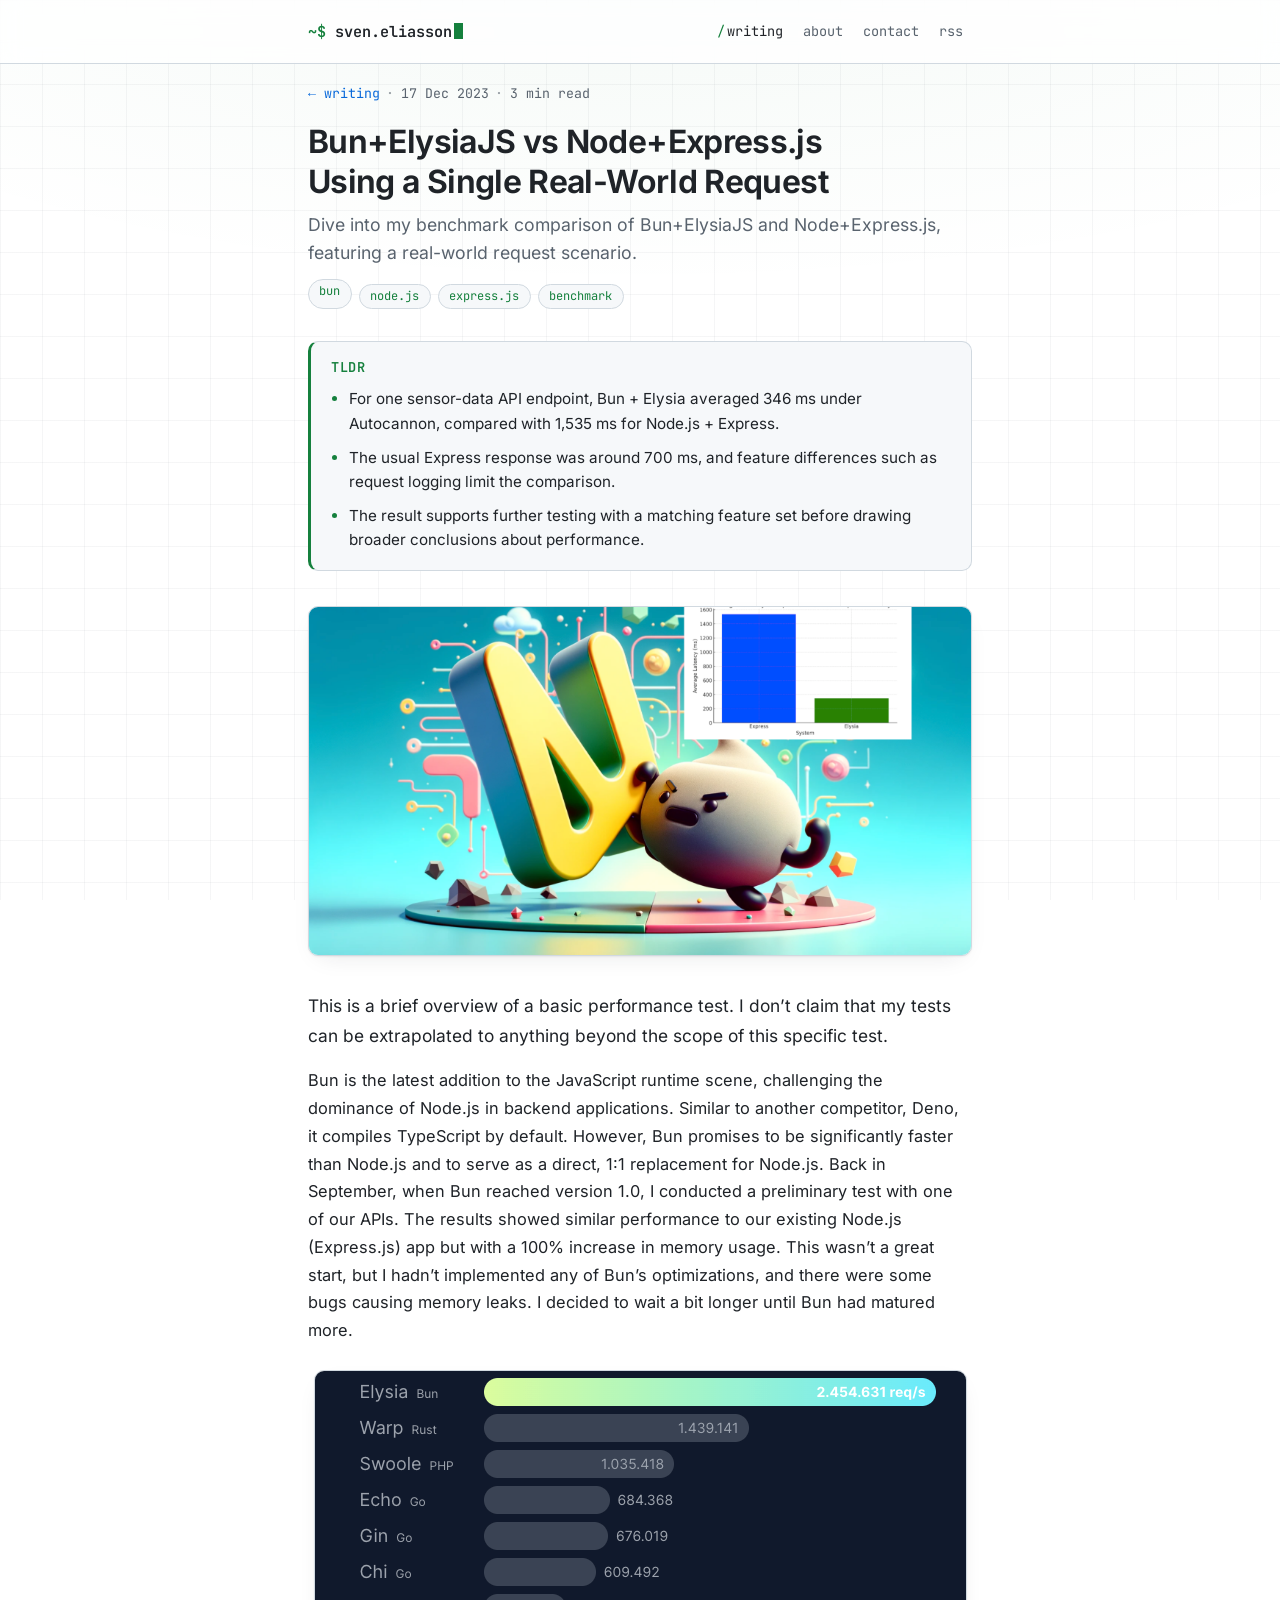
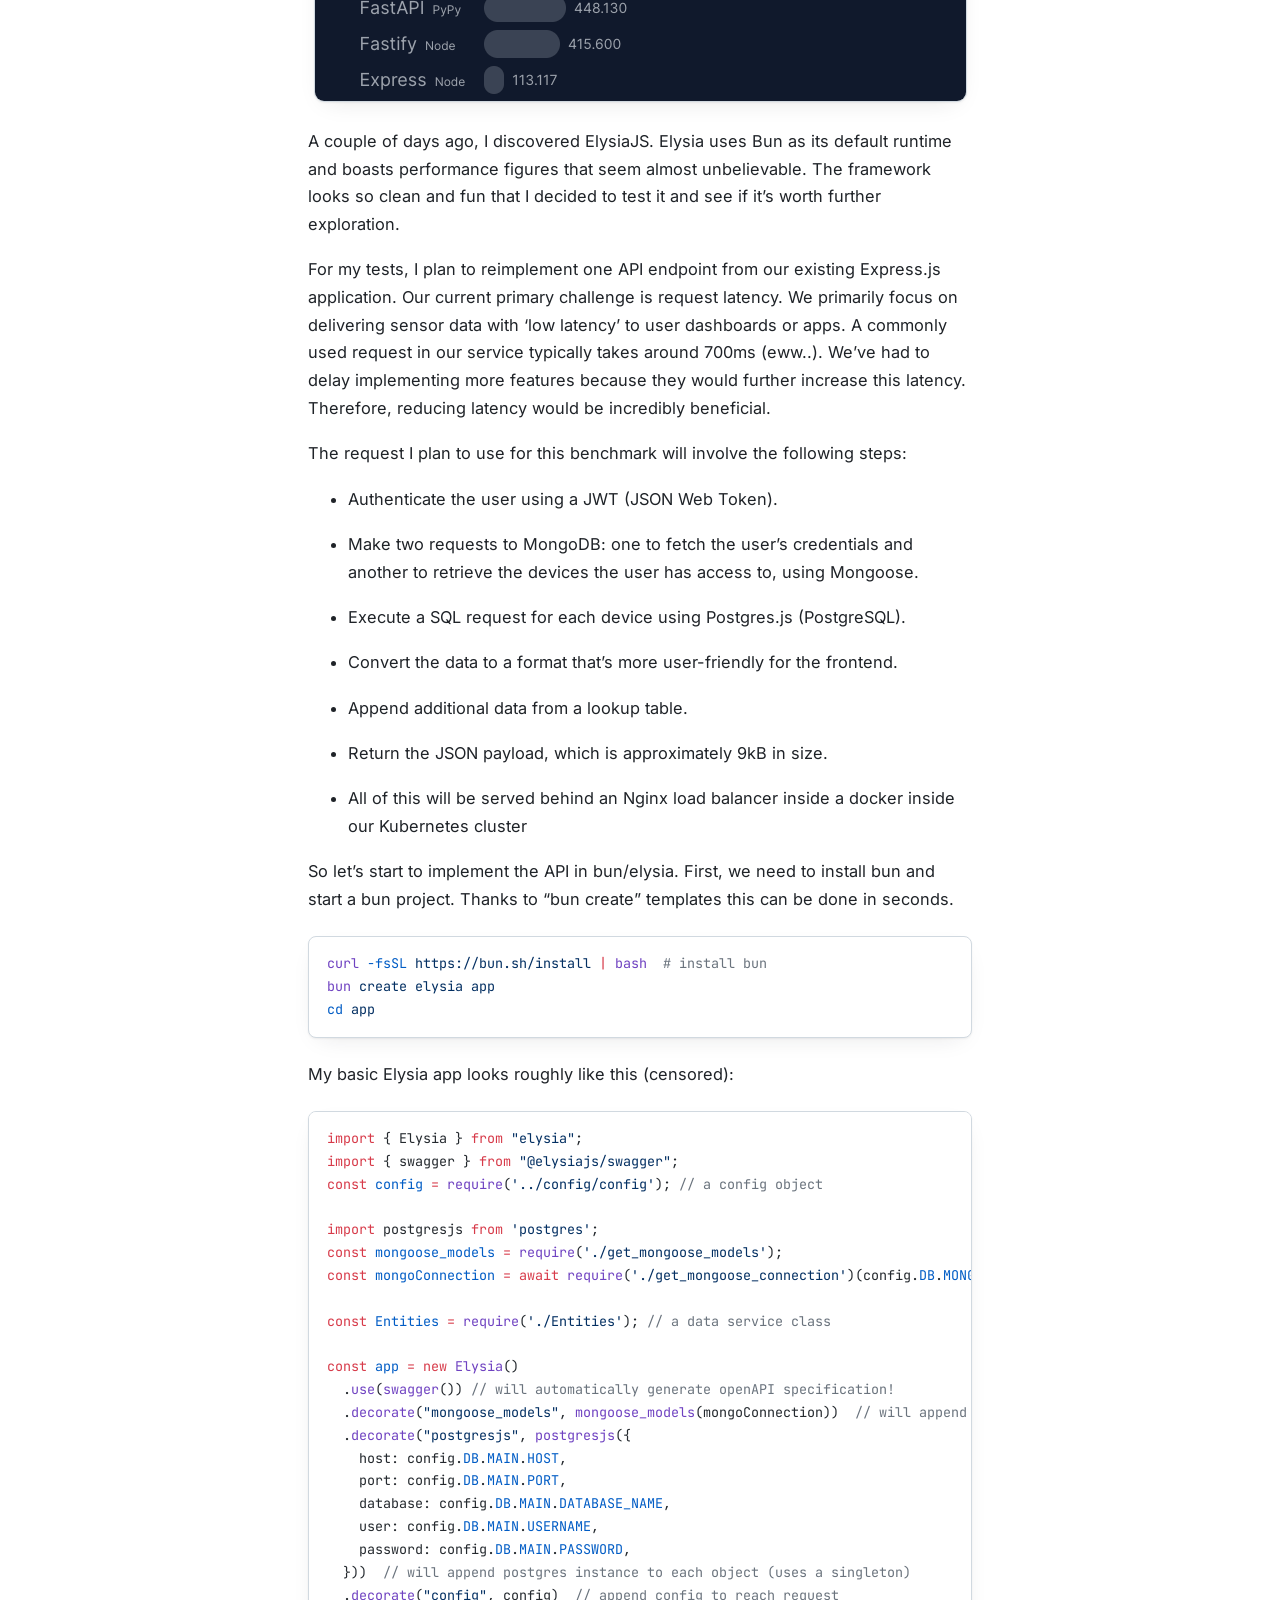
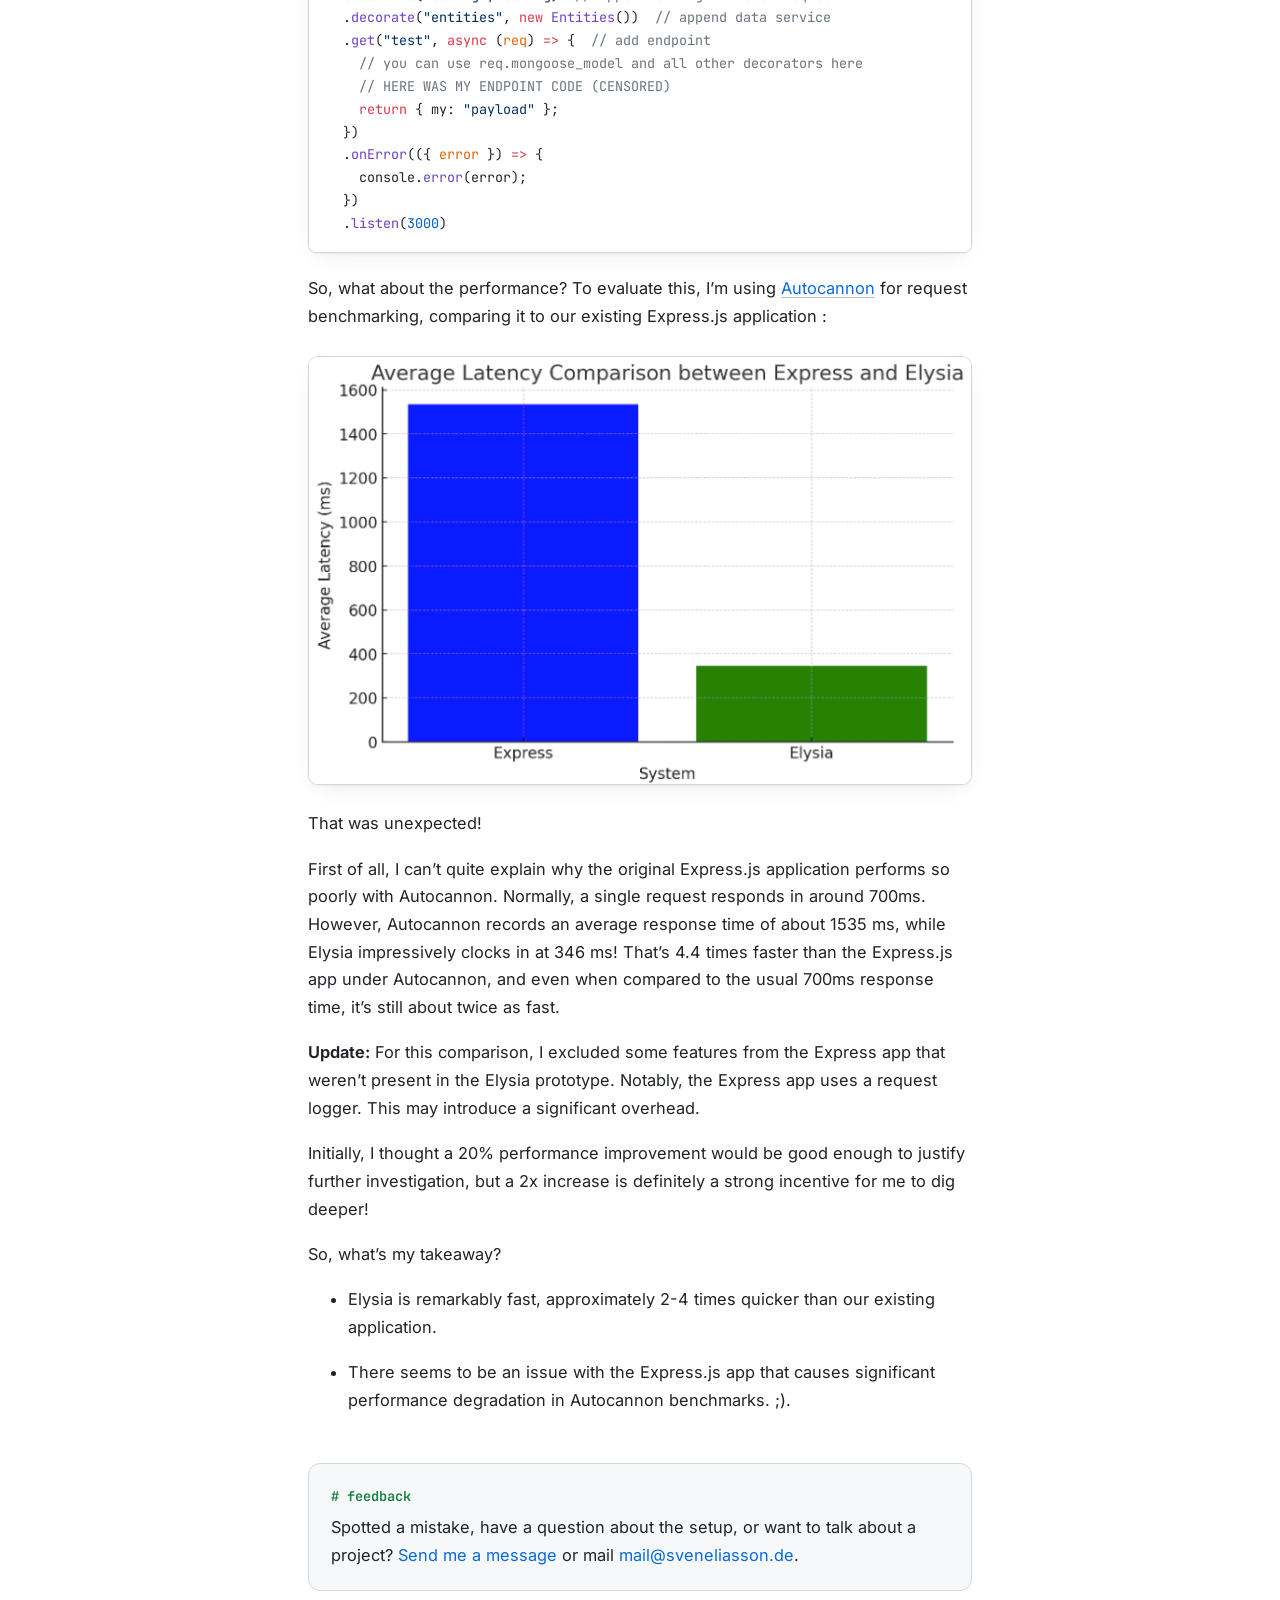
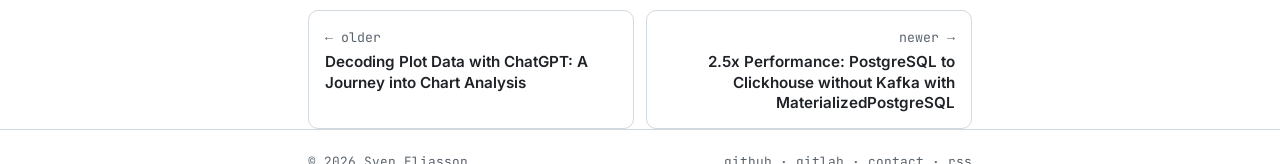
<file: bunelysiajs-vs-nodeexpressjs-using-a-single-real-world-request/index.html>
<!DOCTYPE html><html lang="en"> <head><meta charset="utf-8"><meta name="viewport" content="width=device-width, initial-scale=1"><title>Comprehensive Benchmark Analysis: Bun+ElysiaJS vs Node+Express.js</title><meta name="description" content="Dive into my benchmark comparison of Bun+ElysiaJS and Node+Express.js, featuring a real-world request scenario."><link rel="canonical" href="https://sveneliasson.de/bunelysiajs-vs-nodeexpressjs-using-a-single-real-world-request/"><link rel="icon" type="image/svg+xml" href="/favicon.svg"><meta name="color-scheme" content="dark light"><meta property="og:title" content="Comprehensive Benchmark Analysis: Bun+ElysiaJS vs Node+Express.js"><meta property="og:site_name" content="Sven Eliasson"><meta property="og:description" content="Dive into my benchmark comparison of Bun+ElysiaJS and Node+Express.js, featuring a real-world request scenario."><meta property="og:type" content="article"><meta property="og:url" content="https://sveneliasson.de/bunelysiajs-vs-nodeexpressjs-using-a-single-real-world-request/"><meta property="og:image" content="https://sveneliasson.de/images/v1714236478995-d636ca86-f2e2-45c1-926a-fd06dfc77a70.png"><meta name="twitter:card" content="summary_large_image"><meta name="twitter:image" content="https://sveneliasson.de/images/v1714236478995-d636ca86-f2e2-45c1-926a-fd06dfc77a70.png"><link rel="alternate" type="application/rss+xml" title="Sven Eliasson" href="/rss.xml"><link rel="sitemap" href="/sitemap-index.xml"><link rel="stylesheet" href="/_astro/_slug_.BN0oVJjn.css">
<style>.post-header[data-astro-cid-yvbahnfj]{margin-bottom:2rem}.post-header[data-astro-cid-yvbahnfj] .meta[data-astro-cid-yvbahnfj]{display:flex;flex-wrap:wrap;gap:.4rem;align-items:center}.sep[data-astro-cid-yvbahnfj]{opacity:.6}.back[data-astro-cid-yvbahnfj]{text-decoration:none}.standfirst[data-astro-cid-yvbahnfj]{color:var(--muted);font-size:1.1rem;line-height:1.55;margin:.6rem 0 0;text-wrap:pretty}.tldr[data-astro-cid-yvbahnfj]{margin:0 0 2.2rem;padding:1.1rem 1.25rem;background:var(--bg-raise);border:1px solid var(--border);border-inline-start:3px solid var(--accent);border-radius:10px}.tldr[data-astro-cid-yvbahnfj] h2[data-astro-cid-yvbahnfj]{margin:0 0 .7rem;padding:0;border:0;color:var(--accent);font-family:var(--mono);font-size:.85rem;font-weight:600;letter-spacing:.04em}.tldr[data-astro-cid-yvbahnfj] ul[data-astro-cid-yvbahnfj]{margin:0;padding-inline-start:1.1rem;font-size:.95rem;line-height:1.6}.tldr[data-astro-cid-yvbahnfj] li[data-astro-cid-yvbahnfj]+li[data-astro-cid-yvbahnfj]{margin-top:.6rem}.tldr[data-astro-cid-yvbahnfj] li[data-astro-cid-yvbahnfj]::marker{color:var(--accent)}.cover[data-astro-cid-yvbahnfj]{display:block;width:100%;height:auto;max-height:32rem;object-fit:contain;background:var(--bg-raise);margin:0 0 2.2rem;box-shadow:var(--shadow)}.outro[data-astro-cid-yvbahnfj]{margin-top:3rem}.outro[data-astro-cid-yvbahnfj] p[data-astro-cid-yvbahnfj]{margin:0}.outro-title[data-astro-cid-yvbahnfj]{font-family:var(--mono);font-size:.85rem;font-weight:600;color:var(--accent);margin:0 0 .4rem!important}.post-nav[data-astro-cid-yvbahnfj]{display:grid;grid-template-columns:1fr 1fr;gap:.8rem;margin-top:1.2rem}.nav-card[data-astro-cid-yvbahnfj]{display:flex;flex-direction:column;gap:.25rem;padding:.9rem 1rem;border:1px solid var(--border);border-radius:10px;color:var(--fg);text-decoration:none;transition:border-color .15s ease,background .15s ease}.nav-card[data-astro-cid-yvbahnfj]:hover{border-color:var(--accent);background:var(--bg-raise);text-decoration:none}.nav-card[data-astro-cid-yvbahnfj].next{text-align:right}.nav-title[data-astro-cid-yvbahnfj]{font-weight:600;font-size:.95rem;line-height:1.35}.nav-card[data-astro-cid-yvbahnfj]:hover .nav-title[data-astro-cid-yvbahnfj]{color:var(--accent)}@media(max-width:34rem){.post-nav[data-astro-cid-yvbahnfj]{grid-template-columns:1fr}.nav-card[data-astro-cid-yvbahnfj].next{text-align:left}}
</style></head> <body> <header class="site"> <div class="wrap"> <a href="/" class="brand"><span class="prompt">~$</span> sven.eliasson<span class="cursor" aria-hidden="true"></span></a> <nav aria-label="Main"> <a href="/" aria-current="page">writing</a><a href="/about/">about</a><a href="/contact/">contact</a><a href="/rss.xml" data-secondary="true">rss</a> </nav> </div> </header> <main class="wrap">  <article data-astro-cid-yvbahnfj> <header class="post-header" data-astro-cid-yvbahnfj> <p class="meta" data-astro-cid-yvbahnfj> <a href="/" class="back" data-astro-cid-yvbahnfj>← writing</a> <span class="sep" data-astro-cid-yvbahnfj>·</span> <time datetime="2023-12-17T19:35:07.419Z" data-astro-cid-yvbahnfj>17 Dec 2023</time> <span class="sep" data-astro-cid-yvbahnfj>·</span> 3 min read
</p> <h1 data-astro-cid-yvbahnfj>Bun+ElysiaJS vs Node+Express.js Using a Single Real-World Request</h1> <p class="standfirst" data-astro-cid-yvbahnfj>Dive into my benchmark comparison of Bun+ElysiaJS and Node+Express.js, featuring a real-world request scenario.</p> <ul class="chips" aria-label="Tags" data-astro-cid-yvbahnfj> <li class="chip" data-astro-cid-yvbahnfj>bun</li><li class="chip" data-astro-cid-yvbahnfj>node.js</li><li class="chip" data-astro-cid-yvbahnfj>express.js</li><li class="chip" data-astro-cid-yvbahnfj>benchmark</li> </ul> </header> <section class="tldr" aria-labelledby="tldr" data-astro-cid-yvbahnfj> <h2 id="tldr" data-astro-cid-yvbahnfj>TLDR</h2> <ul data-astro-cid-yvbahnfj> <li data-astro-cid-yvbahnfj>For one sensor-data API endpoint, Bun + Elysia averaged 346 ms under Autocannon, compared with 1,535 ms for Node.js + Express.</li><li data-astro-cid-yvbahnfj>The usual Express response was around 700 ms, and feature differences such as request logging limit the comparison.</li><li data-astro-cid-yvbahnfj>The result supports further testing with a matching feature set before drawing broader conclusions about performance.</li> </ul> </section> <img class="cover" src="/images/v1714236478995-d636ca86-f2e2-45c1-926a-fd06dfc77a70.png" alt="" loading="eager" data-astro-cid-yvbahnfj> <p>This is a brief overview of a basic performance test. I don’t claim that my tests can be extrapolated to anything beyond the scope of this specific test.</p>
<p>Bun is the latest addition to the JavaScript runtime scene, challenging the dominance of Node.js in backend applications. Similar to another competitor, Deno, it compiles TypeScript by default. However, Bun promises to be significantly faster than Node.js and to serve as a direct, 1:1 replacement for Node.js. Back in September, when Bun reached version 1.0, I conducted a preliminary test with one of our APIs. The results showed similar performance to our existing Node.js (Express.js) app but with a 100% increase in memory usage. This wasn’t a great start, but I hadn’t implemented any of Bun’s optimizations, and there were some bugs causing memory leaks. I decided to wait a bit longer until Bun had matured more.</p>
<p><img src="/images/v1702834685602-31821c3c-f7a8-48f5-bf87-6939583edbf0.png" alt=""></p>
<p>A couple of days ago, I discovered ElysiaJS. Elysia uses Bun as its default runtime and boasts performance figures that seem almost unbelievable. The framework looks so clean and fun that I decided to test it and see if it’s worth further exploration.</p>
<p>For my tests, I plan to reimplement one API endpoint from our existing Express.js application. Our current primary challenge is request latency. We primarily focus on delivering sensor data with ‘low latency’ to user dashboards or apps. A commonly used request in our service typically takes around 700ms (eww..). We’ve had to delay implementing more features because they would further increase this latency. Therefore, reducing latency would be incredibly beneficial.</p>
<p>The request I plan to use for this benchmark will involve the following steps:</p>
<ul>
<li>
<p>Authenticate the user using a JWT (JSON Web Token).</p>
</li>
<li>
<p>Make two requests to MongoDB: one to fetch the user’s credentials and another to retrieve the devices the user has access to, using Mongoose.</p>
</li>
<li>
<p>Execute a SQL request for each device using Postgres.js (PostgreSQL).</p>
</li>
<li>
<p>Convert the data to a format that’s more user-friendly for the frontend.</p>
</li>
<li>
<p>Append additional data from a lookup table.</p>
</li>
<li>
<p>Return the JSON payload, which is approximately 9kB in size.</p>
</li>
<li>
<p>All of this will be served behind an Nginx load balancer inside a docker inside our Kubernetes cluster</p>
</li>
</ul>
<p>So let’s start to implement the API in bun/elysia. First, we need to install bun and start a bun project. Thanks to “bun create” templates this can be done in seconds.</p>
<pre class="astro-code astro-code-themes github-light github-dark" style="background-color:#fff;--shiki-dark-bg:#24292e;color:#24292e;--shiki-dark:#e1e4e8; overflow-x: auto;" tabindex="0" data-language="bash"><code><span class="line"><span style="color:#6F42C1;--shiki-dark:#B392F0">curl</span><span style="color:#005CC5;--shiki-dark:#79B8FF"> -fsSL</span><span style="color:#032F62;--shiki-dark:#9ECBFF"> https://bun.sh/install</span><span style="color:#D73A49;--shiki-dark:#F97583"> |</span><span style="color:#6F42C1;--shiki-dark:#B392F0"> bash</span><span style="color:#6A737D;--shiki-dark:#6A737D">  # install bun </span></span>
<span class="line"><span style="color:#6F42C1;--shiki-dark:#B392F0">bun</span><span style="color:#032F62;--shiki-dark:#9ECBFF"> create</span><span style="color:#032F62;--shiki-dark:#9ECBFF"> elysia</span><span style="color:#032F62;--shiki-dark:#9ECBFF"> app</span></span>
<span class="line"><span style="color:#005CC5;--shiki-dark:#79B8FF">cd</span><span style="color:#032F62;--shiki-dark:#9ECBFF"> app</span></span></code></pre>
<p>My basic Elysia app looks roughly like this (censored):</p>
<pre class="astro-code astro-code-themes github-light github-dark" style="background-color:#fff;--shiki-dark-bg:#24292e;color:#24292e;--shiki-dark:#e1e4e8; overflow-x: auto;" tabindex="0" data-language="javascript"><code><span class="line"><span style="color:#D73A49;--shiki-dark:#F97583">import</span><span style="color:#24292E;--shiki-dark:#E1E4E8"> { Elysia } </span><span style="color:#D73A49;--shiki-dark:#F97583">from</span><span style="color:#032F62;--shiki-dark:#9ECBFF"> "elysia"</span><span style="color:#24292E;--shiki-dark:#E1E4E8">;</span></span>
<span class="line"><span style="color:#D73A49;--shiki-dark:#F97583">import</span><span style="color:#24292E;--shiki-dark:#E1E4E8"> { swagger } </span><span style="color:#D73A49;--shiki-dark:#F97583">from</span><span style="color:#032F62;--shiki-dark:#9ECBFF"> "@elysiajs/swagger"</span><span style="color:#24292E;--shiki-dark:#E1E4E8">;</span></span>
<span class="line"><span style="color:#D73A49;--shiki-dark:#F97583">const</span><span style="color:#005CC5;--shiki-dark:#79B8FF"> config</span><span style="color:#D73A49;--shiki-dark:#F97583"> =</span><span style="color:#6F42C1;--shiki-dark:#B392F0"> require</span><span style="color:#24292E;--shiki-dark:#E1E4E8">(</span><span style="color:#032F62;--shiki-dark:#9ECBFF">'../config/config'</span><span style="color:#24292E;--shiki-dark:#E1E4E8">); </span><span style="color:#6A737D;--shiki-dark:#6A737D">// a config object</span></span>
<span class="line"></span>
<span class="line"><span style="color:#D73A49;--shiki-dark:#F97583">import</span><span style="color:#24292E;--shiki-dark:#E1E4E8"> postgresjs </span><span style="color:#D73A49;--shiki-dark:#F97583">from</span><span style="color:#032F62;--shiki-dark:#9ECBFF"> 'postgres'</span><span style="color:#24292E;--shiki-dark:#E1E4E8">;</span></span>
<span class="line"><span style="color:#D73A49;--shiki-dark:#F97583">const</span><span style="color:#005CC5;--shiki-dark:#79B8FF"> mongoose_models</span><span style="color:#D73A49;--shiki-dark:#F97583"> =</span><span style="color:#6F42C1;--shiki-dark:#B392F0"> require</span><span style="color:#24292E;--shiki-dark:#E1E4E8">(</span><span style="color:#032F62;--shiki-dark:#9ECBFF">'./get_mongoose_models'</span><span style="color:#24292E;--shiki-dark:#E1E4E8">);</span></span>
<span class="line"><span style="color:#D73A49;--shiki-dark:#F97583">const</span><span style="color:#005CC5;--shiki-dark:#79B8FF"> mongoConnection</span><span style="color:#D73A49;--shiki-dark:#F97583"> =</span><span style="color:#D73A49;--shiki-dark:#F97583"> await</span><span style="color:#6F42C1;--shiki-dark:#B392F0"> require</span><span style="color:#24292E;--shiki-dark:#E1E4E8">(</span><span style="color:#032F62;--shiki-dark:#9ECBFF">'./get_mongoose_connection'</span><span style="color:#24292E;--shiki-dark:#E1E4E8">)(config.</span><span style="color:#005CC5;--shiki-dark:#79B8FF">DB</span><span style="color:#24292E;--shiki-dark:#E1E4E8">.</span><span style="color:#005CC5;--shiki-dark:#79B8FF">MONGODB</span><span style="color:#24292E;--shiki-dark:#E1E4E8">);</span></span>
<span class="line"></span>
<span class="line"><span style="color:#D73A49;--shiki-dark:#F97583">const</span><span style="color:#005CC5;--shiki-dark:#79B8FF"> Entities</span><span style="color:#D73A49;--shiki-dark:#F97583"> =</span><span style="color:#6F42C1;--shiki-dark:#B392F0"> require</span><span style="color:#24292E;--shiki-dark:#E1E4E8">(</span><span style="color:#032F62;--shiki-dark:#9ECBFF">'./Entities'</span><span style="color:#24292E;--shiki-dark:#E1E4E8">); </span><span style="color:#6A737D;--shiki-dark:#6A737D">// a data service class</span></span>
<span class="line"></span>
<span class="line"><span style="color:#D73A49;--shiki-dark:#F97583">const</span><span style="color:#005CC5;--shiki-dark:#79B8FF"> app</span><span style="color:#D73A49;--shiki-dark:#F97583"> =</span><span style="color:#D73A49;--shiki-dark:#F97583"> new</span><span style="color:#6F42C1;--shiki-dark:#B392F0"> Elysia</span><span style="color:#24292E;--shiki-dark:#E1E4E8">()</span></span>
<span class="line"><span style="color:#24292E;--shiki-dark:#E1E4E8">  .</span><span style="color:#6F42C1;--shiki-dark:#B392F0">use</span><span style="color:#24292E;--shiki-dark:#E1E4E8">(</span><span style="color:#6F42C1;--shiki-dark:#B392F0">swagger</span><span style="color:#24292E;--shiki-dark:#E1E4E8">()) </span><span style="color:#6A737D;--shiki-dark:#6A737D">// will automatically generate openAPI specification! </span></span>
<span class="line"><span style="color:#24292E;--shiki-dark:#E1E4E8">  .</span><span style="color:#6F42C1;--shiki-dark:#B392F0">decorate</span><span style="color:#24292E;--shiki-dark:#E1E4E8">(</span><span style="color:#032F62;--shiki-dark:#9ECBFF">"mongoose_models"</span><span style="color:#24292E;--shiki-dark:#E1E4E8">, </span><span style="color:#6F42C1;--shiki-dark:#B392F0">mongoose_models</span><span style="color:#24292E;--shiki-dark:#E1E4E8">(mongoConnection))  </span><span style="color:#6A737D;--shiki-dark:#6A737D">// will append the mongoose-models to each request</span></span>
<span class="line"><span style="color:#24292E;--shiki-dark:#E1E4E8">  .</span><span style="color:#6F42C1;--shiki-dark:#B392F0">decorate</span><span style="color:#24292E;--shiki-dark:#E1E4E8">(</span><span style="color:#032F62;--shiki-dark:#9ECBFF">"postgresjs"</span><span style="color:#24292E;--shiki-dark:#E1E4E8">, </span><span style="color:#6F42C1;--shiki-dark:#B392F0">postgresjs</span><span style="color:#24292E;--shiki-dark:#E1E4E8">({</span></span>
<span class="line"><span style="color:#24292E;--shiki-dark:#E1E4E8">    host: config.</span><span style="color:#005CC5;--shiki-dark:#79B8FF">DB</span><span style="color:#24292E;--shiki-dark:#E1E4E8">.</span><span style="color:#005CC5;--shiki-dark:#79B8FF">MAIN</span><span style="color:#24292E;--shiki-dark:#E1E4E8">.</span><span style="color:#005CC5;--shiki-dark:#79B8FF">HOST</span><span style="color:#24292E;--shiki-dark:#E1E4E8">,</span></span>
<span class="line"><span style="color:#24292E;--shiki-dark:#E1E4E8">    port: config.</span><span style="color:#005CC5;--shiki-dark:#79B8FF">DB</span><span style="color:#24292E;--shiki-dark:#E1E4E8">.</span><span style="color:#005CC5;--shiki-dark:#79B8FF">MAIN</span><span style="color:#24292E;--shiki-dark:#E1E4E8">.</span><span style="color:#005CC5;--shiki-dark:#79B8FF">PORT</span><span style="color:#24292E;--shiki-dark:#E1E4E8">,</span></span>
<span class="line"><span style="color:#24292E;--shiki-dark:#E1E4E8">    database: config.</span><span style="color:#005CC5;--shiki-dark:#79B8FF">DB</span><span style="color:#24292E;--shiki-dark:#E1E4E8">.</span><span style="color:#005CC5;--shiki-dark:#79B8FF">MAIN</span><span style="color:#24292E;--shiki-dark:#E1E4E8">.</span><span style="color:#005CC5;--shiki-dark:#79B8FF">DATABASE_NAME</span><span style="color:#24292E;--shiki-dark:#E1E4E8">,</span></span>
<span class="line"><span style="color:#24292E;--shiki-dark:#E1E4E8">    user: config.</span><span style="color:#005CC5;--shiki-dark:#79B8FF">DB</span><span style="color:#24292E;--shiki-dark:#E1E4E8">.</span><span style="color:#005CC5;--shiki-dark:#79B8FF">MAIN</span><span style="color:#24292E;--shiki-dark:#E1E4E8">.</span><span style="color:#005CC5;--shiki-dark:#79B8FF">USERNAME</span><span style="color:#24292E;--shiki-dark:#E1E4E8">,</span></span>
<span class="line"><span style="color:#24292E;--shiki-dark:#E1E4E8">    password: config.</span><span style="color:#005CC5;--shiki-dark:#79B8FF">DB</span><span style="color:#24292E;--shiki-dark:#E1E4E8">.</span><span style="color:#005CC5;--shiki-dark:#79B8FF">MAIN</span><span style="color:#24292E;--shiki-dark:#E1E4E8">.</span><span style="color:#005CC5;--shiki-dark:#79B8FF">PASSWORD</span><span style="color:#24292E;--shiki-dark:#E1E4E8">,</span></span>
<span class="line"><span style="color:#24292E;--shiki-dark:#E1E4E8">  }))  </span><span style="color:#6A737D;--shiki-dark:#6A737D">// will append postgres instance to each object (uses a singleton)</span></span>
<span class="line"><span style="color:#24292E;--shiki-dark:#E1E4E8">  .</span><span style="color:#6F42C1;--shiki-dark:#B392F0">decorate</span><span style="color:#24292E;--shiki-dark:#E1E4E8">(</span><span style="color:#032F62;--shiki-dark:#9ECBFF">"config"</span><span style="color:#24292E;--shiki-dark:#E1E4E8">, config)  </span><span style="color:#6A737D;--shiki-dark:#6A737D">// append config to reach request</span></span>
<span class="line"><span style="color:#24292E;--shiki-dark:#E1E4E8">  .</span><span style="color:#6F42C1;--shiki-dark:#B392F0">decorate</span><span style="color:#24292E;--shiki-dark:#E1E4E8">(</span><span style="color:#032F62;--shiki-dark:#9ECBFF">"entities"</span><span style="color:#24292E;--shiki-dark:#E1E4E8">, </span><span style="color:#D73A49;--shiki-dark:#F97583">new</span><span style="color:#6F42C1;--shiki-dark:#B392F0"> Entities</span><span style="color:#24292E;--shiki-dark:#E1E4E8">())  </span><span style="color:#6A737D;--shiki-dark:#6A737D">// append data service</span></span>
<span class="line"><span style="color:#24292E;--shiki-dark:#E1E4E8">  .</span><span style="color:#6F42C1;--shiki-dark:#B392F0">get</span><span style="color:#24292E;--shiki-dark:#E1E4E8">(</span><span style="color:#032F62;--shiki-dark:#9ECBFF">"test"</span><span style="color:#24292E;--shiki-dark:#E1E4E8">, </span><span style="color:#D73A49;--shiki-dark:#F97583">async</span><span style="color:#24292E;--shiki-dark:#E1E4E8"> (</span><span style="color:#E36209;--shiki-dark:#FFAB70">req</span><span style="color:#24292E;--shiki-dark:#E1E4E8">) </span><span style="color:#D73A49;--shiki-dark:#F97583">=></span><span style="color:#24292E;--shiki-dark:#E1E4E8"> {  </span><span style="color:#6A737D;--shiki-dark:#6A737D">// add endpoint </span></span>
<span class="line"><span style="color:#6A737D;--shiki-dark:#6A737D">    // you can use req.mongoose_model and all other decorators here</span></span>
<span class="line"><span style="color:#6A737D;--shiki-dark:#6A737D">    // HERE WAS MY ENDPOINT CODE (CENSORED) </span></span>
<span class="line"><span style="color:#D73A49;--shiki-dark:#F97583">    return</span><span style="color:#24292E;--shiki-dark:#E1E4E8"> { my: </span><span style="color:#032F62;--shiki-dark:#9ECBFF">"payload"</span><span style="color:#24292E;--shiki-dark:#E1E4E8"> }; </span></span>
<span class="line"><span style="color:#24292E;--shiki-dark:#E1E4E8">  })</span></span>
<span class="line"><span style="color:#24292E;--shiki-dark:#E1E4E8">  .</span><span style="color:#6F42C1;--shiki-dark:#B392F0">onError</span><span style="color:#24292E;--shiki-dark:#E1E4E8">(({ </span><span style="color:#E36209;--shiki-dark:#FFAB70">error</span><span style="color:#24292E;--shiki-dark:#E1E4E8"> }) </span><span style="color:#D73A49;--shiki-dark:#F97583">=></span><span style="color:#24292E;--shiki-dark:#E1E4E8"> {</span></span>
<span class="line"><span style="color:#24292E;--shiki-dark:#E1E4E8">    console.</span><span style="color:#6F42C1;--shiki-dark:#B392F0">error</span><span style="color:#24292E;--shiki-dark:#E1E4E8">(error);</span></span>
<span class="line"><span style="color:#24292E;--shiki-dark:#E1E4E8">  })</span></span>
<span class="line"><span style="color:#24292E;--shiki-dark:#E1E4E8">  .</span><span style="color:#6F42C1;--shiki-dark:#B392F0">listen</span><span style="color:#24292E;--shiki-dark:#E1E4E8">(</span><span style="color:#005CC5;--shiki-dark:#79B8FF">3000</span><span style="color:#24292E;--shiki-dark:#E1E4E8">)</span></span></code></pre>
<p>So, what about the performance? To evaluate this, I’m using <a href="https://github.com/mcollina/autocannon">Autocannon</a> for request benchmarking, comparing it to our existing Express.js application :</p>
<p><img src="/images/v1702839519292-1468348c-4f2e-4e53-a652-4035af70aa4a.png" alt=""></p>
<p>That was unexpected!</p>
<p>First of all, I can’t quite explain why the original Express.js application performs so poorly with Autocannon. Normally, a single request responds in around 700ms. However, Autocannon records an average response time of about 1535 ms, while Elysia impressively clocks in at 346 ms! That’s 4.4 times faster than the Express.js app under Autocannon, and even when compared to the usual 700ms response time, it’s still about twice as fast.</p>
<p><strong>Update:</strong> For this comparison, I excluded some features from the Express app that weren’t present in the Elysia prototype. Notably, the Express app uses a request logger. This may introduce a significant overhead.</p>
<p>Initially, I thought a 20% performance improvement would be good enough to justify further investigation, but a 2x increase is definitely a strong incentive for me to dig deeper!</p>
<p>So, what’s my takeaway?</p>
<ul>
<li>
<p>Elysia is remarkably fast, approximately 2-4 times quicker than our existing application.</p>
</li>
<li>
<p>There seems to be an issue with the Express.js app that causes significant performance degradation in Autocannon benchmarks. ;).</p>
</li>
</ul> </article> <aside class="outro card" data-astro-cid-yvbahnfj> <p class="outro-title" data-astro-cid-yvbahnfj># feedback</p> <p data-astro-cid-yvbahnfj>
Spotted a mistake, have a question about the setup, or want to talk about a
      project? <a href="/contact/" data-astro-cid-yvbahnfj>Send me a message</a> or mail
<a href="mailto:mail@sveneliasson.de" data-astro-cid-yvbahnfj>mail@sveneliasson.de</a>.
</p> </aside> <nav class="post-nav" aria-label="More posts" data-astro-cid-yvbahnfj> <a class="nav-card" href="/decoding-plot-data-with-chatgpt-a-journey-into-chart-analysis-part-1/" data-astro-cid-yvbahnfj> <span class="meta" data-astro-cid-yvbahnfj>← older</span> <span class="nav-title" data-astro-cid-yvbahnfj>Decoding Plot Data with ChatGPT: A Journey into Chart Analysis</span> </a> <a class="nav-card next" href="/stream-postgresql-to-clickhouse-without-kafka-with-materializedpostgresql/" data-astro-cid-yvbahnfj> <span class="meta" data-astro-cid-yvbahnfj>newer →</span> <span class="nav-title" data-astro-cid-yvbahnfj>2.5x Performance: PostgreSQL to Clickhouse without Kafka with MaterializedPostgreSQL</span> </a> </nav>   </main> <footer class="site"> <div class="wrap"> <span>© 2026 Sven Eliasson</span> <span> <a href="https://github.com/comino">github</a> ·
<a href="https://gitlab.com/comino">gitlab</a> ·
<a href="/contact/">contact</a> ·
<a href="/rss.xml">rss</a> </span> </div> </footer> <script type="module">if(navigator.clipboard)for(const e of document.querySelectorAll("article pre")){const t=document.createElement("button");t.type="button",t.className="copy-btn",t.textContent="copy",t.setAttribute("aria-label","Copy code to clipboard"),t.addEventListener("click",async()=>{const o=e.querySelector("code")?.innerText??e.innerText;try{await navigator.clipboard.writeText(o.replace(/\n$/,"")),t.textContent="copied",t.classList.add("done"),setTimeout(()=>{t.textContent="copy",t.classList.remove("done")},1600)}catch{t.textContent="failed"}}),e.appendChild(t)}</script> </body> </html>
</file>
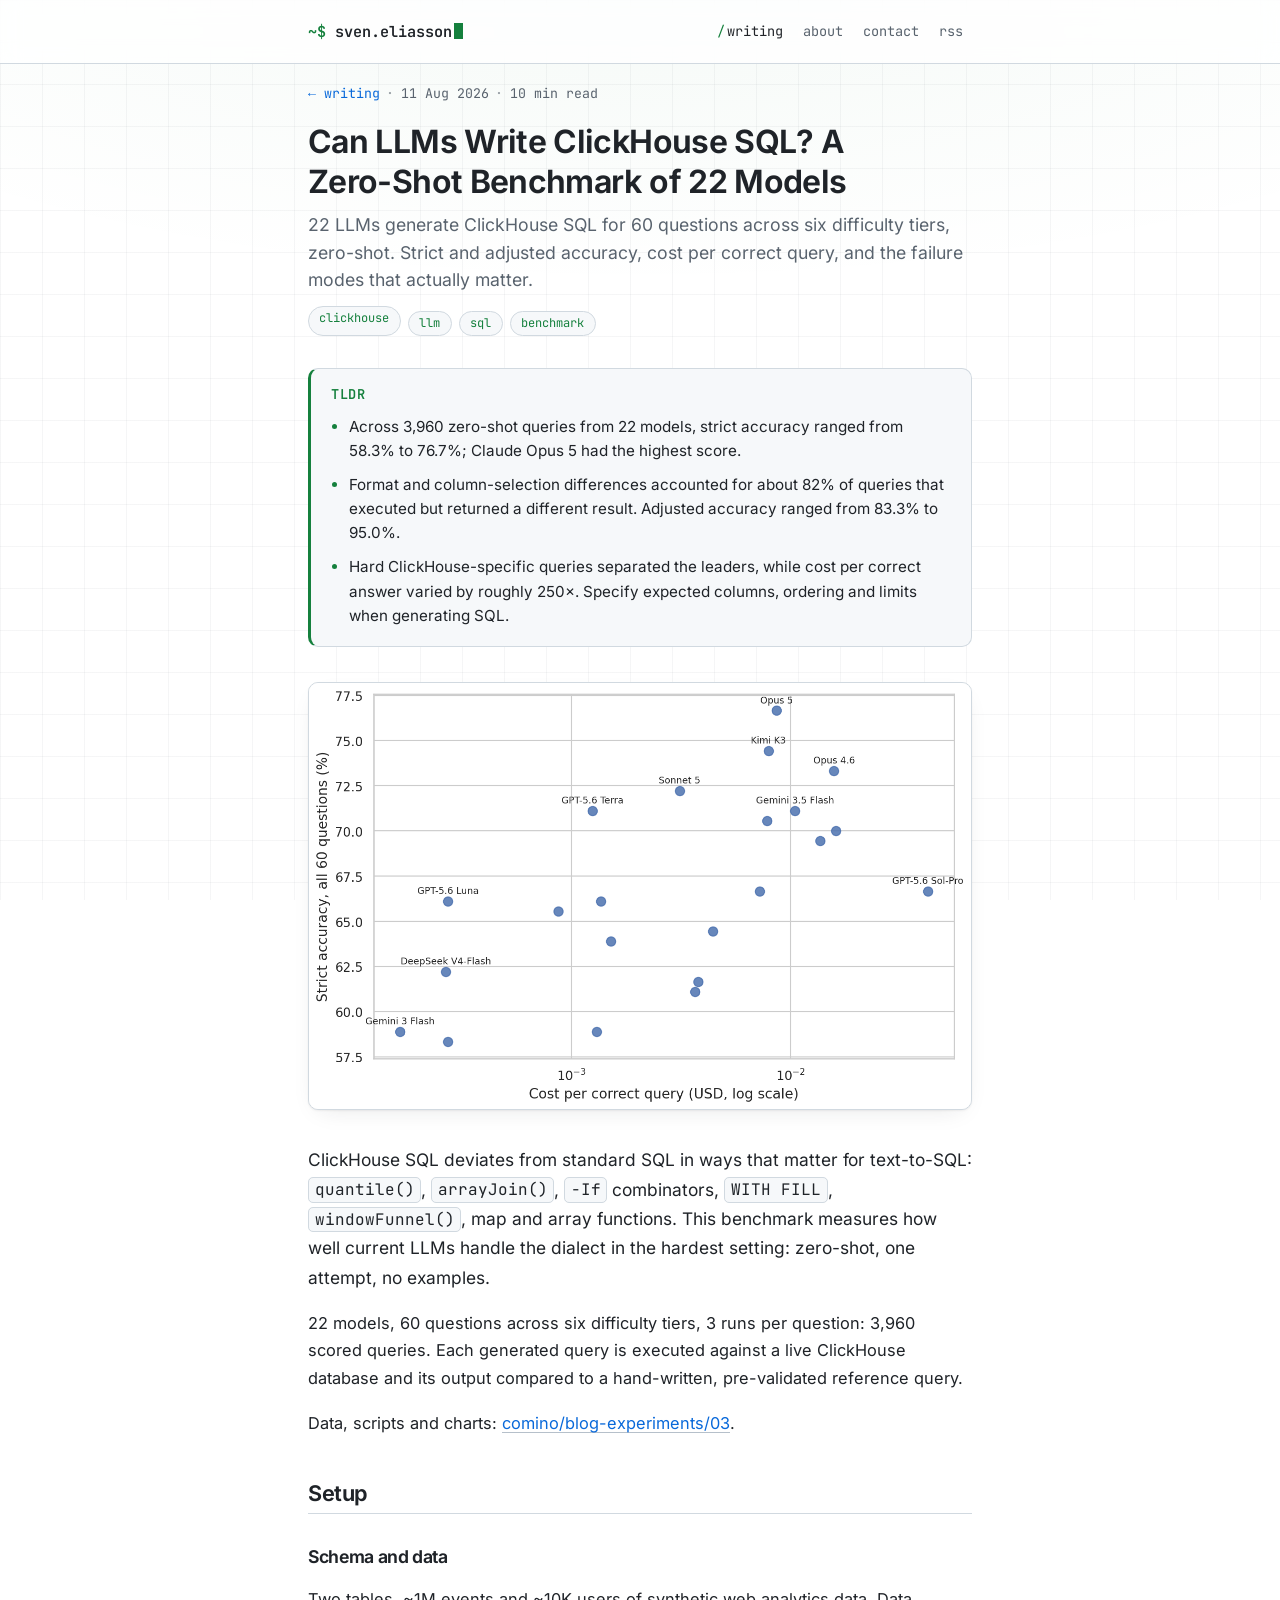
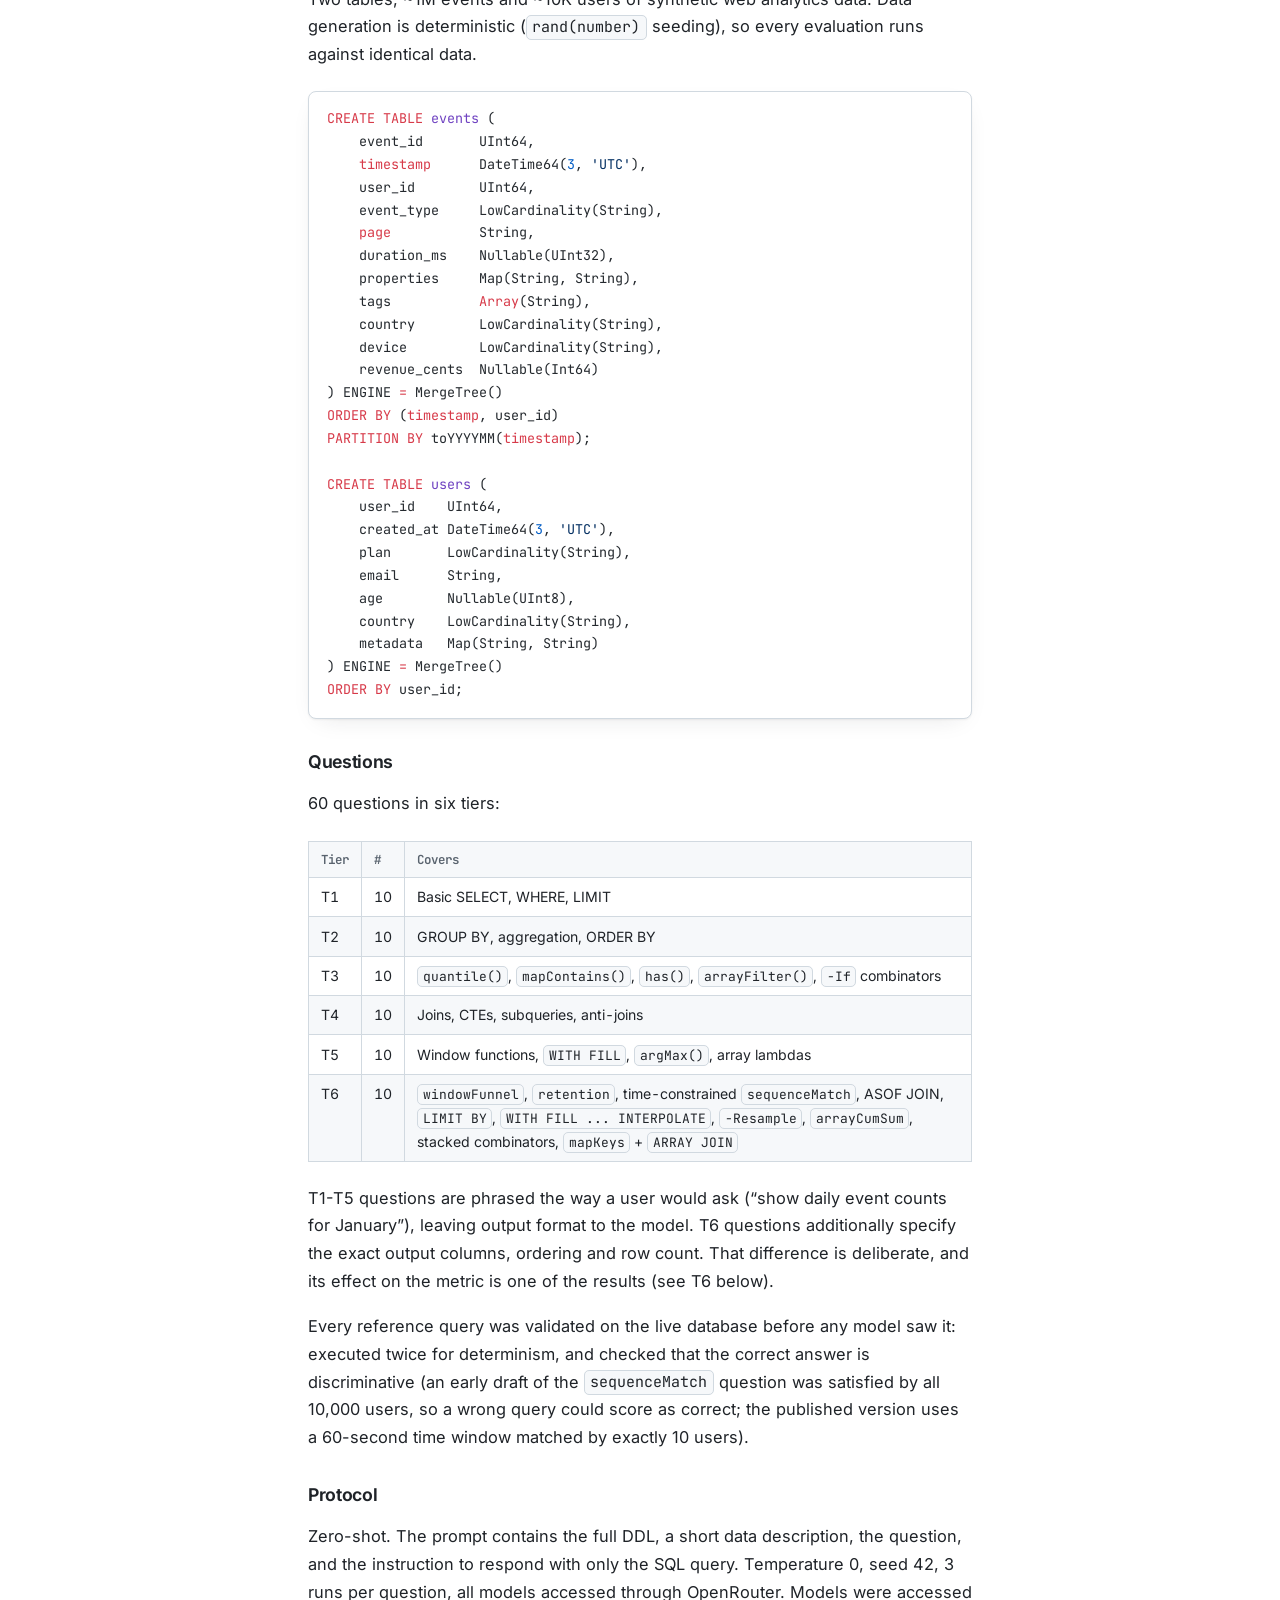
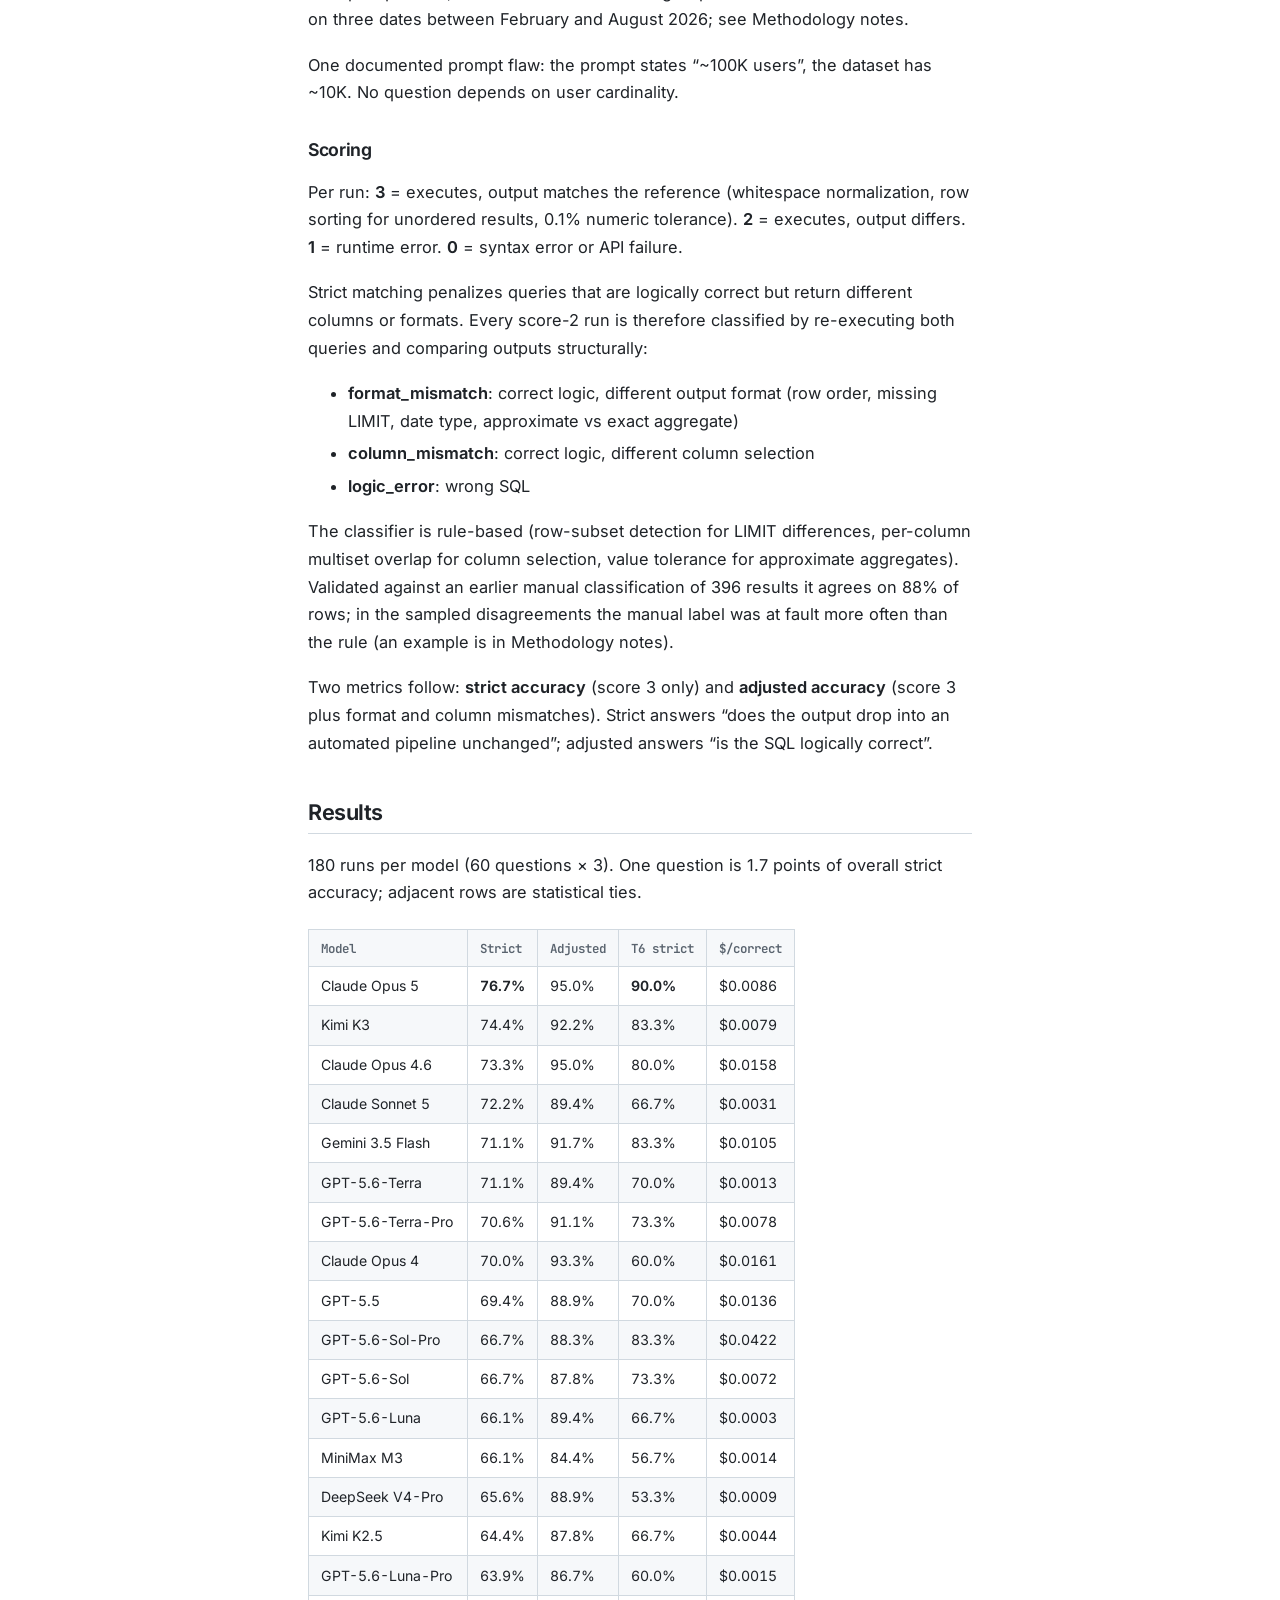
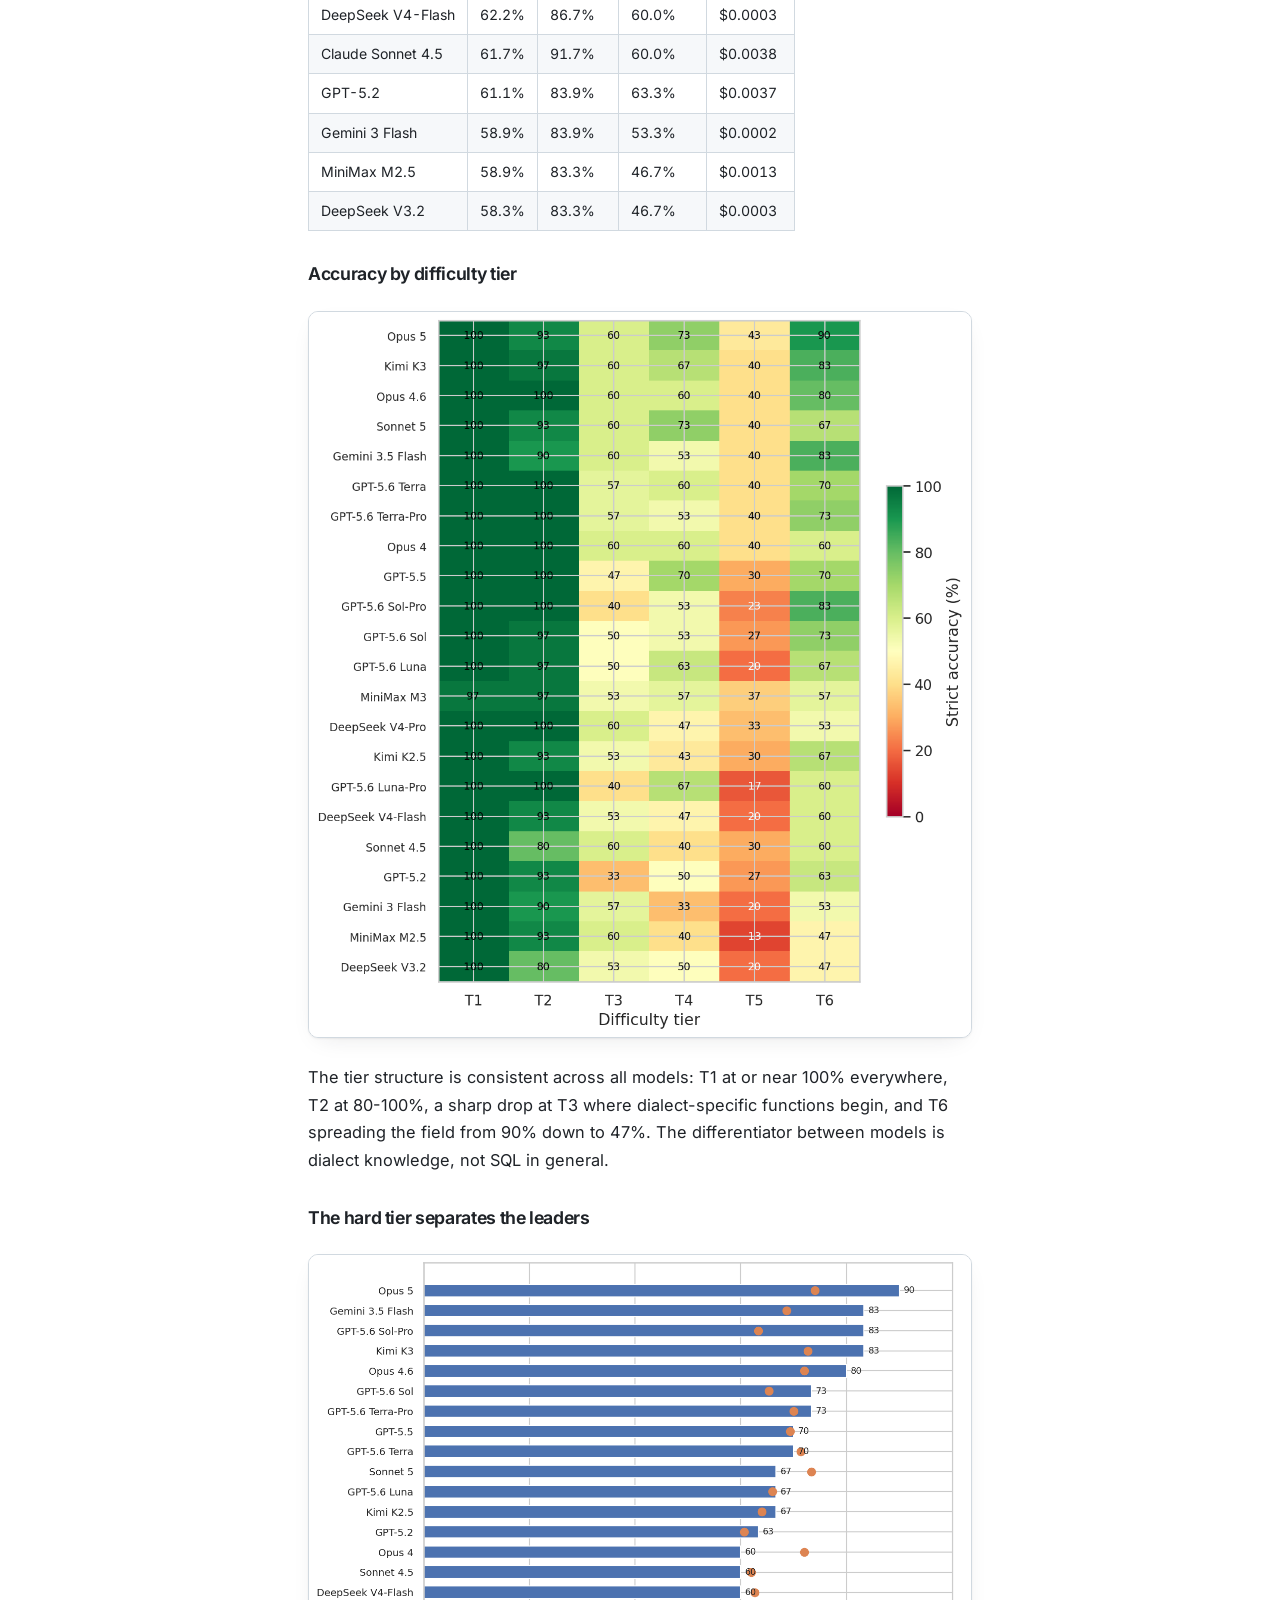
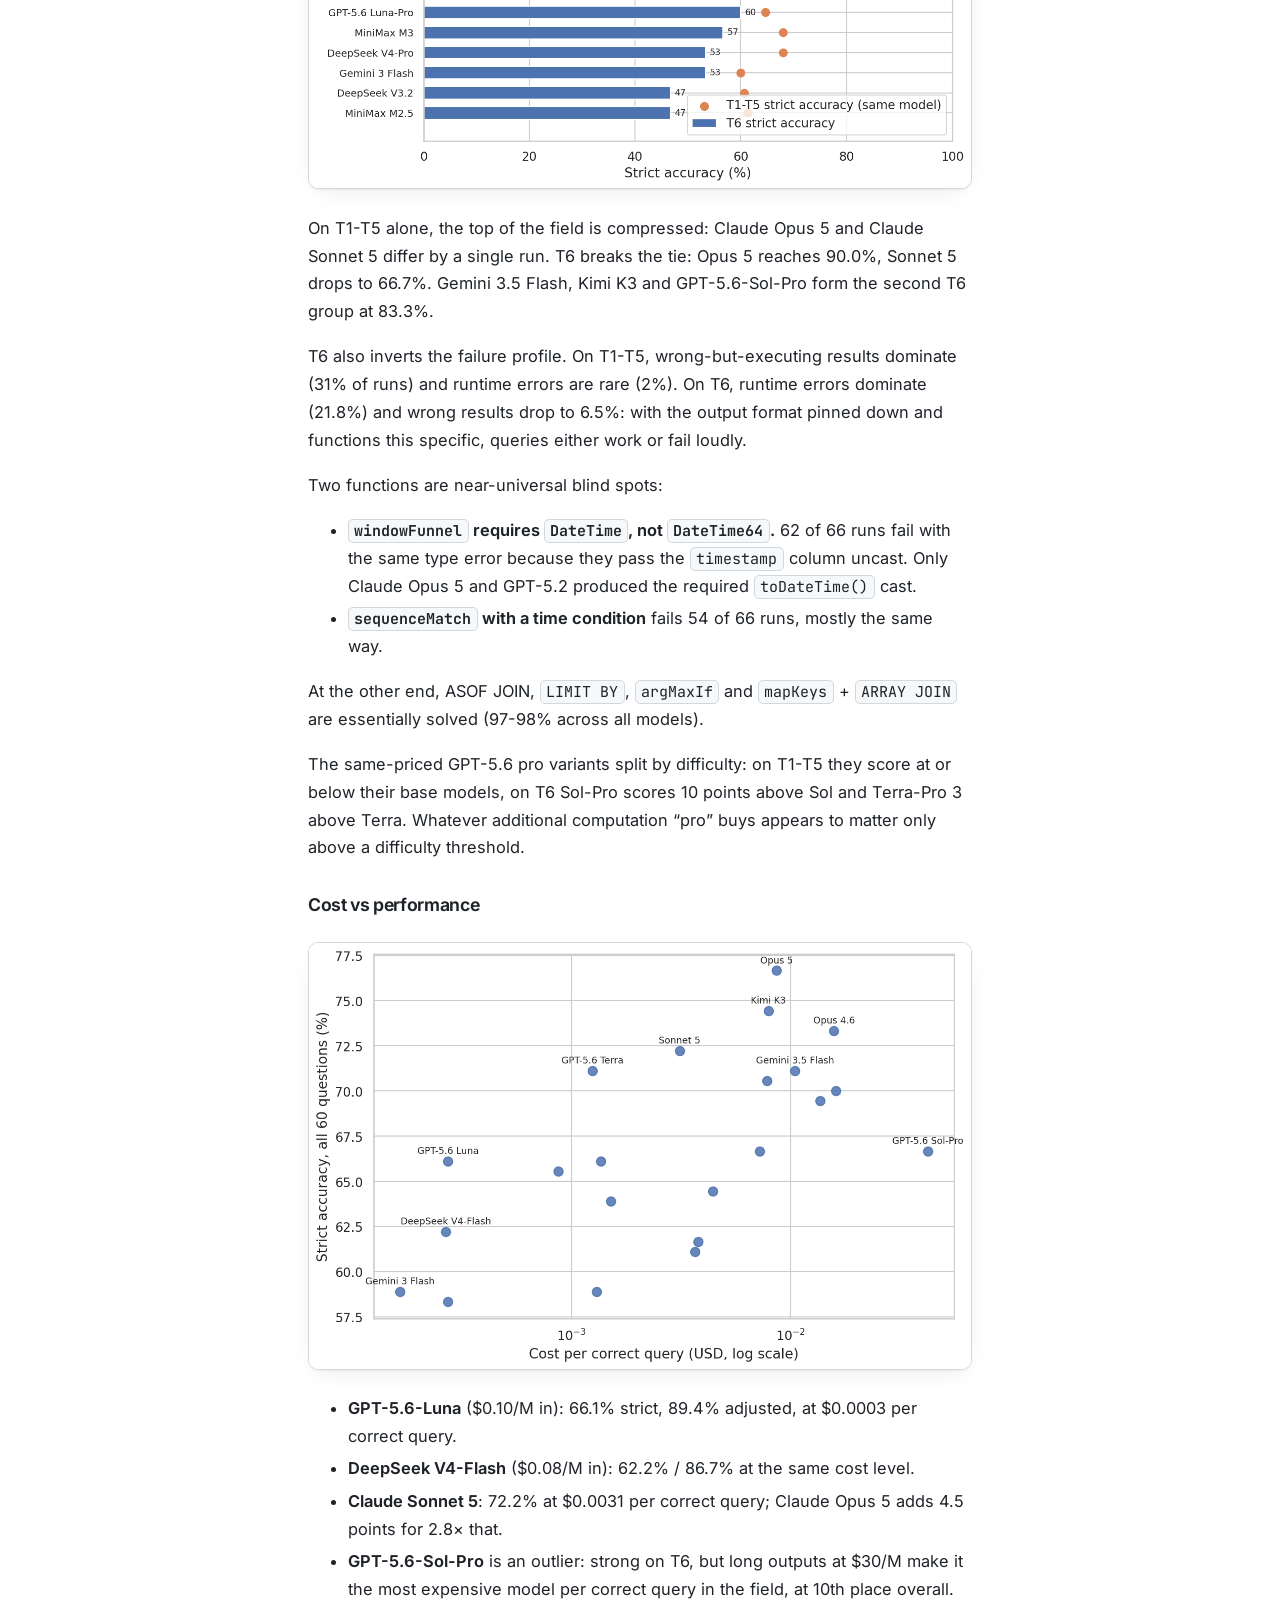
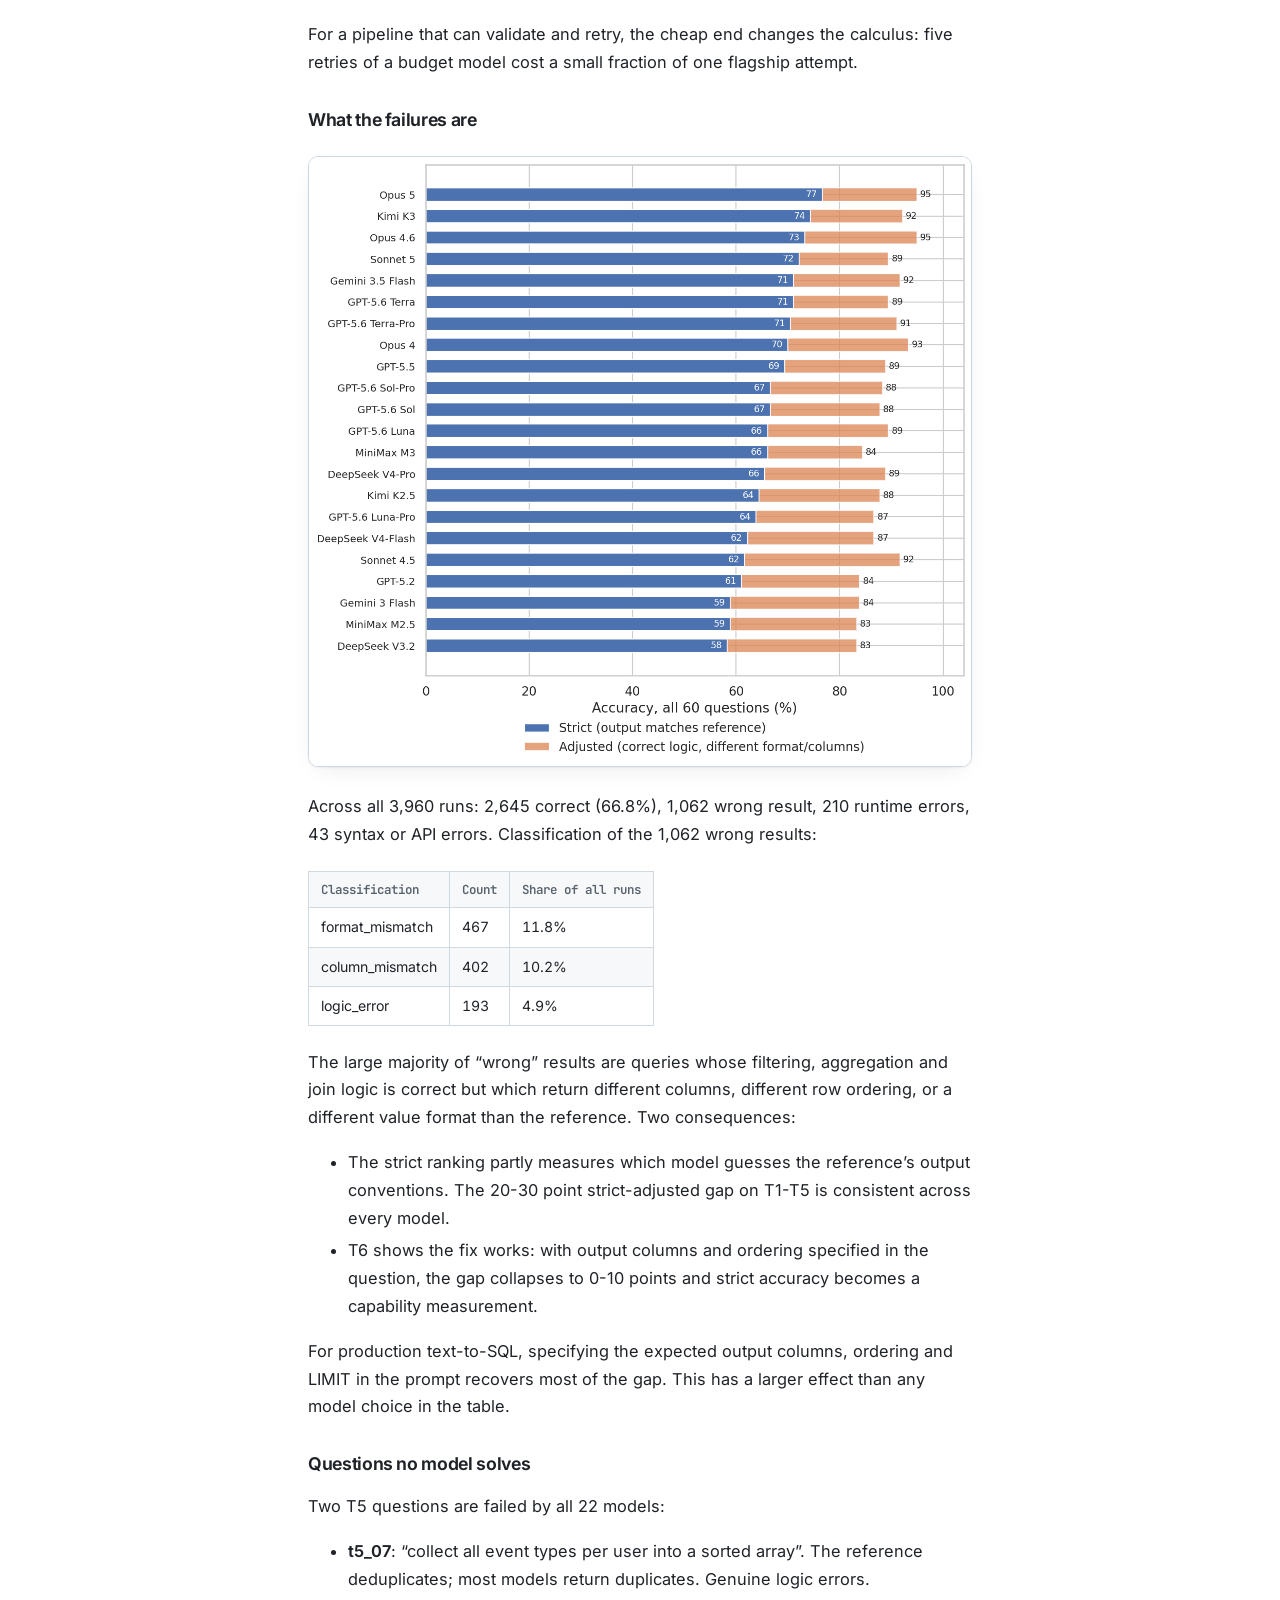
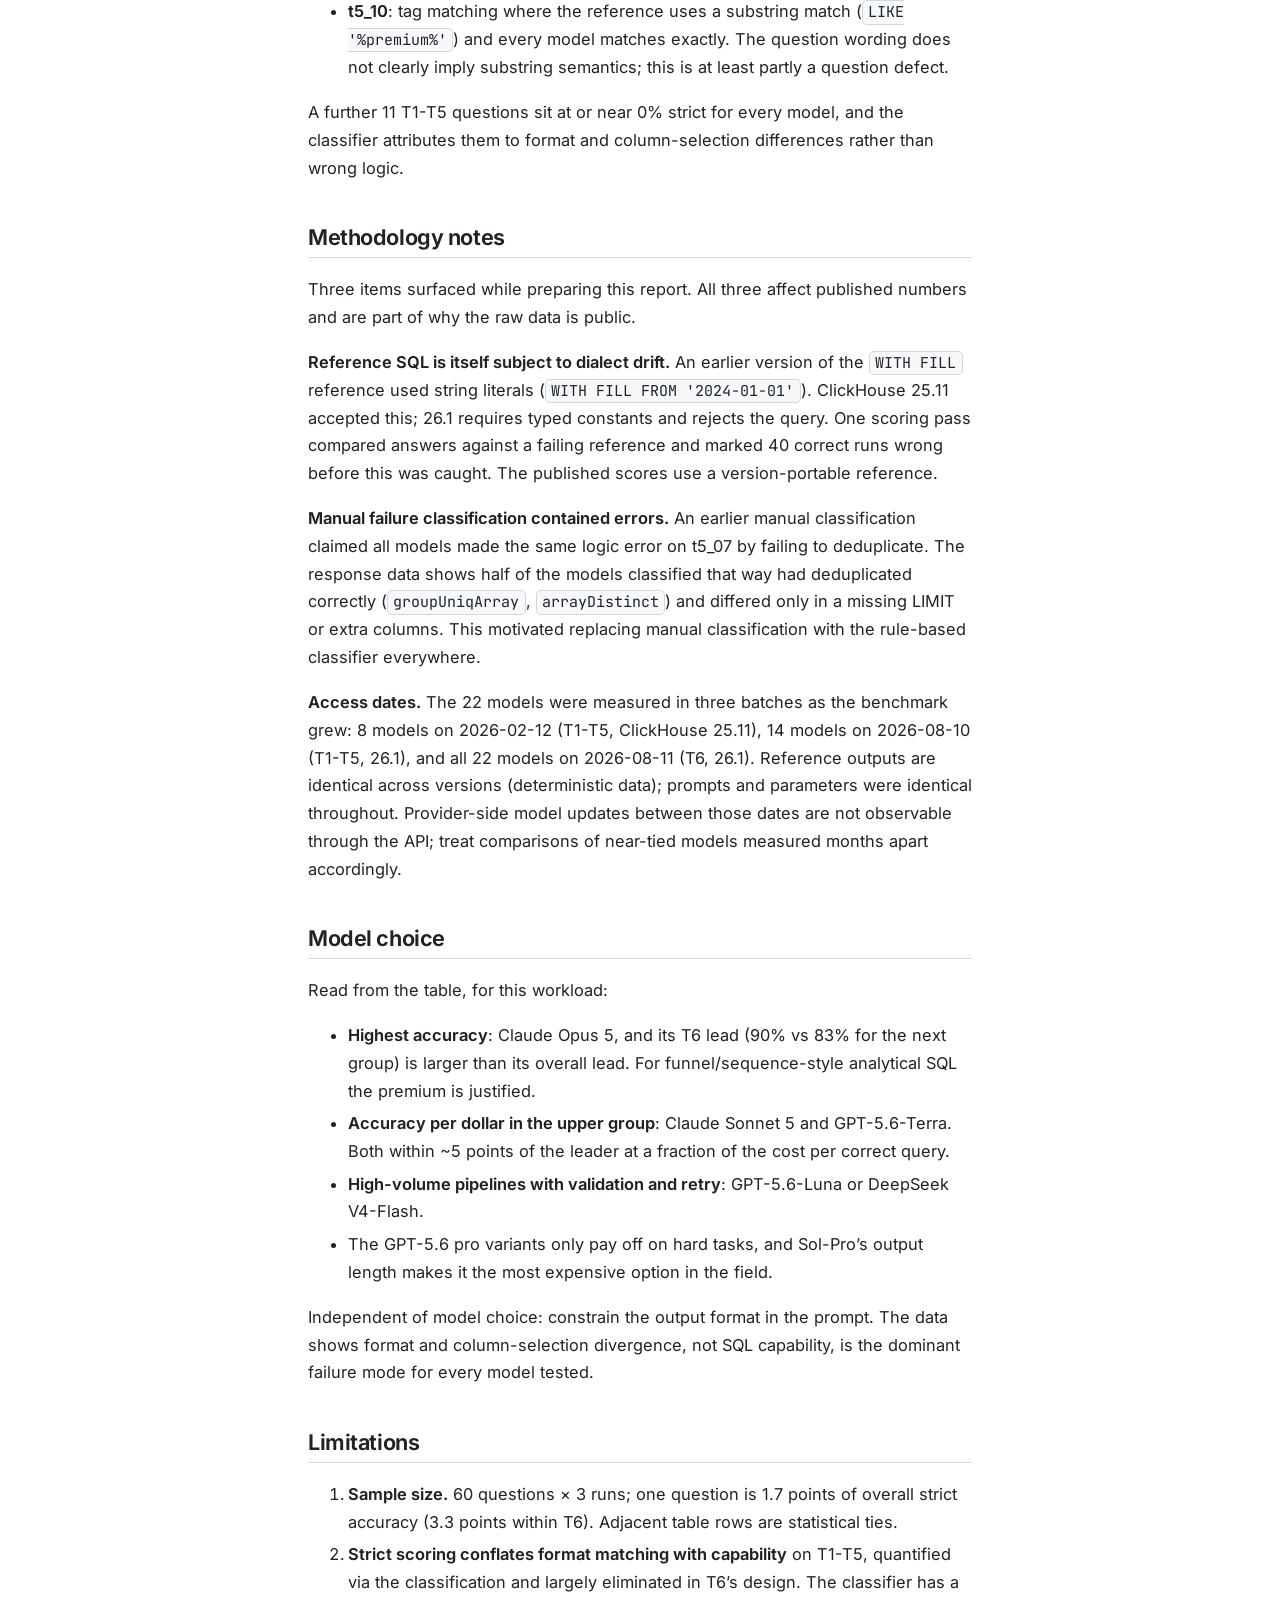
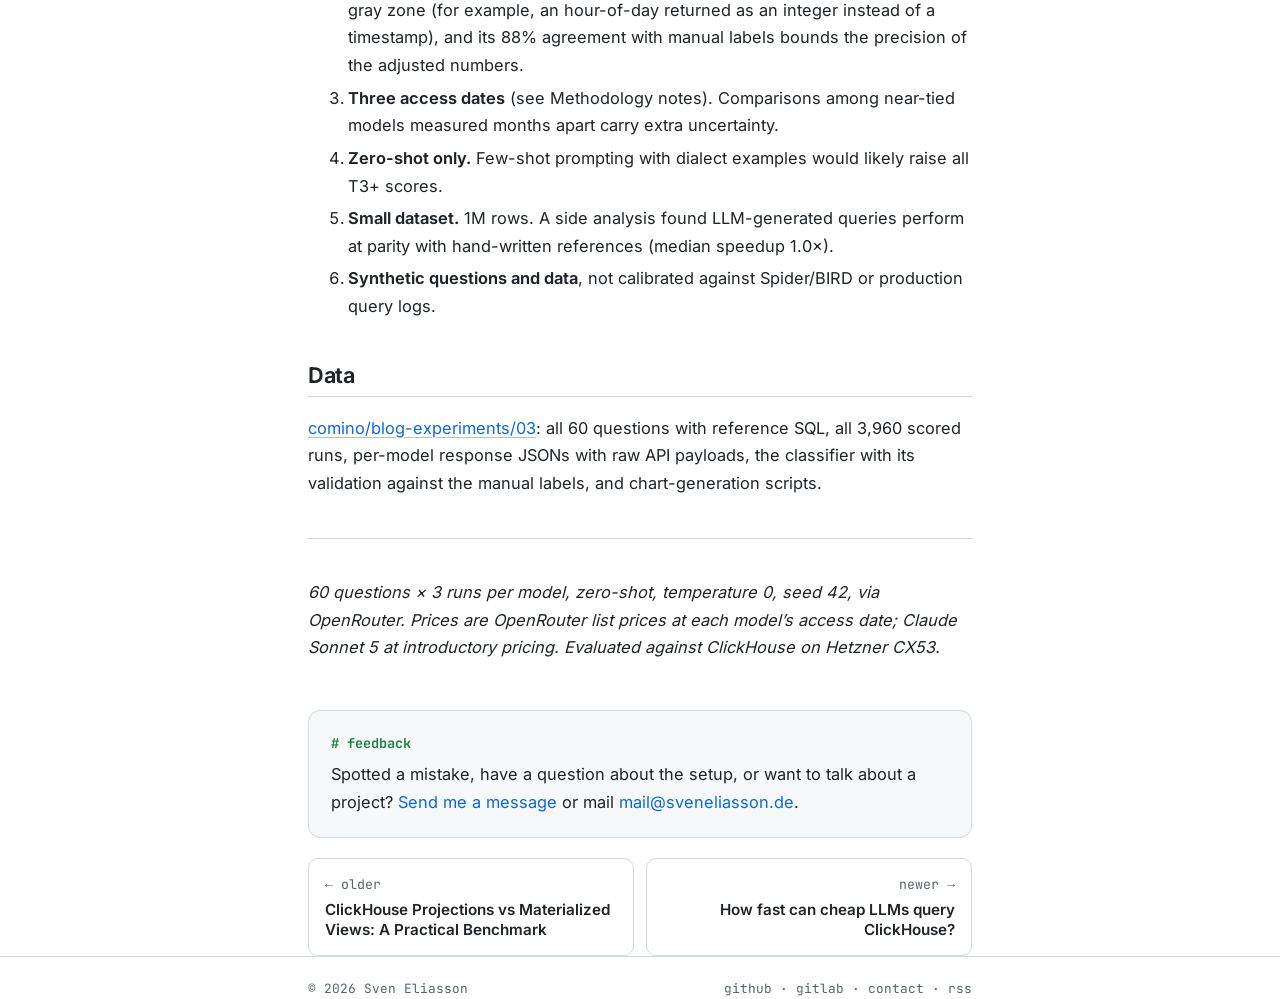
<file: can-llms-write-clickhouse-sql-zero-shot-evaluation/index.html>
<!DOCTYPE html><html lang="en"> <head><meta charset="utf-8"><meta name="viewport" content="width=device-width, initial-scale=1"><title>Can LLMs Write ClickHouse SQL? A Zero-Shot Benchmark of 22 Models</title><meta name="description" content="22 LLMs generate ClickHouse SQL for 60 questions across six difficulty tiers, zero-shot. Strict and adjusted accuracy, cost per correct query, and the failure modes that actually matter."><link rel="canonical" href="https://sveneliasson.de/can-llms-write-clickhouse-sql-zero-shot-evaluation/"><link rel="icon" type="image/svg+xml" href="/favicon.svg"><meta name="color-scheme" content="dark light"><meta property="og:title" content="Can LLMs Write ClickHouse SQL? A Zero-Shot Benchmark of 22 Models"><meta property="og:site_name" content="Sven Eliasson"><meta property="og:description" content="22 LLMs generate ClickHouse SQL for 60 questions across six difficulty tiers, zero-shot. Strict and adjusted accuracy, cost per correct query, and the failure modes that actually matter."><meta property="og:type" content="article"><meta property="og:url" content="https://sveneliasson.de/can-llms-write-clickhouse-sql-zero-shot-evaluation/"><meta property="og:image" content="https://sveneliasson.de/images/exp03-cost-efficiency.png"><meta name="twitter:card" content="summary_large_image"><meta name="twitter:image" content="https://sveneliasson.de/images/exp03-cost-efficiency.png"><link rel="alternate" type="application/rss+xml" title="Sven Eliasson" href="/rss.xml"><link rel="sitemap" href="/sitemap-index.xml"><link rel="stylesheet" href="/_astro/_slug_.BN0oVJjn.css">
<style>.post-header[data-astro-cid-yvbahnfj]{margin-bottom:2rem}.post-header[data-astro-cid-yvbahnfj] .meta[data-astro-cid-yvbahnfj]{display:flex;flex-wrap:wrap;gap:.4rem;align-items:center}.sep[data-astro-cid-yvbahnfj]{opacity:.6}.back[data-astro-cid-yvbahnfj]{text-decoration:none}.standfirst[data-astro-cid-yvbahnfj]{color:var(--muted);font-size:1.1rem;line-height:1.55;margin:.6rem 0 0;text-wrap:pretty}.tldr[data-astro-cid-yvbahnfj]{margin:0 0 2.2rem;padding:1.1rem 1.25rem;background:var(--bg-raise);border:1px solid var(--border);border-inline-start:3px solid var(--accent);border-radius:10px}.tldr[data-astro-cid-yvbahnfj] h2[data-astro-cid-yvbahnfj]{margin:0 0 .7rem;padding:0;border:0;color:var(--accent);font-family:var(--mono);font-size:.85rem;font-weight:600;letter-spacing:.04em}.tldr[data-astro-cid-yvbahnfj] ul[data-astro-cid-yvbahnfj]{margin:0;padding-inline-start:1.1rem;font-size:.95rem;line-height:1.6}.tldr[data-astro-cid-yvbahnfj] li[data-astro-cid-yvbahnfj]+li[data-astro-cid-yvbahnfj]{margin-top:.6rem}.tldr[data-astro-cid-yvbahnfj] li[data-astro-cid-yvbahnfj]::marker{color:var(--accent)}.cover[data-astro-cid-yvbahnfj]{display:block;width:100%;height:auto;max-height:32rem;object-fit:contain;background:var(--bg-raise);margin:0 0 2.2rem;box-shadow:var(--shadow)}.outro[data-astro-cid-yvbahnfj]{margin-top:3rem}.outro[data-astro-cid-yvbahnfj] p[data-astro-cid-yvbahnfj]{margin:0}.outro-title[data-astro-cid-yvbahnfj]{font-family:var(--mono);font-size:.85rem;font-weight:600;color:var(--accent);margin:0 0 .4rem!important}.post-nav[data-astro-cid-yvbahnfj]{display:grid;grid-template-columns:1fr 1fr;gap:.8rem;margin-top:1.2rem}.nav-card[data-astro-cid-yvbahnfj]{display:flex;flex-direction:column;gap:.25rem;padding:.9rem 1rem;border:1px solid var(--border);border-radius:10px;color:var(--fg);text-decoration:none;transition:border-color .15s ease,background .15s ease}.nav-card[data-astro-cid-yvbahnfj]:hover{border-color:var(--accent);background:var(--bg-raise);text-decoration:none}.nav-card[data-astro-cid-yvbahnfj].next{text-align:right}.nav-title[data-astro-cid-yvbahnfj]{font-weight:600;font-size:.95rem;line-height:1.35}.nav-card[data-astro-cid-yvbahnfj]:hover .nav-title[data-astro-cid-yvbahnfj]{color:var(--accent)}@media(max-width:34rem){.post-nav[data-astro-cid-yvbahnfj]{grid-template-columns:1fr}.nav-card[data-astro-cid-yvbahnfj].next{text-align:left}}
</style></head> <body> <header class="site"> <div class="wrap"> <a href="/" class="brand"><span class="prompt">~$</span> sven.eliasson<span class="cursor" aria-hidden="true"></span></a> <nav aria-label="Main"> <a href="/" aria-current="page">writing</a><a href="/about/">about</a><a href="/contact/">contact</a><a href="/rss.xml" data-secondary="true">rss</a> </nav> </div> </header> <main class="wrap">  <article data-astro-cid-yvbahnfj> <header class="post-header" data-astro-cid-yvbahnfj> <p class="meta" data-astro-cid-yvbahnfj> <a href="/" class="back" data-astro-cid-yvbahnfj>← writing</a> <span class="sep" data-astro-cid-yvbahnfj>·</span> <time datetime="2026-08-11T00:00:00.000Z" data-astro-cid-yvbahnfj>11 Aug 2026</time> <span class="sep" data-astro-cid-yvbahnfj>·</span> 10 min read
</p> <h1 data-astro-cid-yvbahnfj>Can LLMs Write ClickHouse SQL? A Zero-Shot Benchmark of 22 Models</h1> <p class="standfirst" data-astro-cid-yvbahnfj>22 LLMs generate ClickHouse SQL for 60 questions across six difficulty tiers, zero-shot. Strict and adjusted accuracy, cost per correct query, and the failure modes that actually matter.</p> <ul class="chips" aria-label="Tags" data-astro-cid-yvbahnfj> <li class="chip" data-astro-cid-yvbahnfj>clickhouse</li><li class="chip" data-astro-cid-yvbahnfj>llm</li><li class="chip" data-astro-cid-yvbahnfj>sql</li><li class="chip" data-astro-cid-yvbahnfj>benchmark</li> </ul> </header> <section class="tldr" aria-labelledby="tldr" data-astro-cid-yvbahnfj> <h2 id="tldr" data-astro-cid-yvbahnfj>TLDR</h2> <ul data-astro-cid-yvbahnfj> <li data-astro-cid-yvbahnfj>Across 3,960 zero-shot queries from 22 models, strict accuracy ranged from 58.3% to 76.7%; Claude Opus 5 had the highest score.</li><li data-astro-cid-yvbahnfj>Format and column-selection differences accounted for about 82% of queries that executed but returned a different result. Adjusted accuracy ranged from 83.3% to 95.0%.</li><li data-astro-cid-yvbahnfj>Hard ClickHouse-specific queries separated the leaders, while cost per correct answer varied by roughly 250×. Specify expected columns, ordering and limits when generating SQL.</li> </ul> </section> <img class="cover" src="/images/exp03-cost-efficiency.png" alt="" loading="eager" data-astro-cid-yvbahnfj> <p>ClickHouse SQL deviates from standard SQL in ways that matter for text-to-SQL: <code>quantile()</code>, <code>arrayJoin()</code>, <code>-If</code> combinators, <code>WITH FILL</code>, <code>windowFunnel()</code>, map and array functions. This benchmark measures how well current LLMs handle the dialect in the hardest setting: zero-shot, one attempt, no examples.</p>
<p>22 models, 60 questions across six difficulty tiers, 3 runs per question: 3,960 scored queries. Each generated query is executed against a live ClickHouse database and its output compared to a hand-written, pre-validated reference query.</p>
<p>Data, scripts and charts: <a href="https://github.com/comino/blog-experiments/tree/main/03">comino/blog-experiments/03</a>.</p>
<h2 id="setup">Setup</h2>
<h3 id="schema-and-data">Schema and data</h3>
<p>Two tables, ~1M events and ~10K users of synthetic web analytics data. Data generation is deterministic (<code>rand(number)</code> seeding), so every evaluation runs against identical data.</p>
<pre class="astro-code astro-code-themes github-light github-dark" style="background-color:#fff;--shiki-dark-bg:#24292e;color:#24292e;--shiki-dark:#e1e4e8; overflow-x: auto;" tabindex="0" data-language="sql"><code><span class="line"><span style="color:#D73A49;--shiki-dark:#F97583">CREATE</span><span style="color:#D73A49;--shiki-dark:#F97583"> TABLE</span><span style="color:#6F42C1;--shiki-dark:#B392F0"> events</span><span style="color:#24292E;--shiki-dark:#E1E4E8"> (</span></span>
<span class="line"><span style="color:#24292E;--shiki-dark:#E1E4E8">    event_id       UInt64,</span></span>
<span class="line"><span style="color:#D73A49;--shiki-dark:#F97583">    timestamp</span><span style="color:#24292E;--shiki-dark:#E1E4E8">      DateTime64(</span><span style="color:#005CC5;--shiki-dark:#79B8FF">3</span><span style="color:#24292E;--shiki-dark:#E1E4E8">, </span><span style="color:#032F62;--shiki-dark:#9ECBFF">'UTC'</span><span style="color:#24292E;--shiki-dark:#E1E4E8">),</span></span>
<span class="line"><span style="color:#24292E;--shiki-dark:#E1E4E8">    user_id        UInt64,</span></span>
<span class="line"><span style="color:#24292E;--shiki-dark:#E1E4E8">    event_type     LowCardinality(String),</span></span>
<span class="line"><span style="color:#D73A49;--shiki-dark:#F97583">    page</span><span style="color:#24292E;--shiki-dark:#E1E4E8">           String,</span></span>
<span class="line"><span style="color:#24292E;--shiki-dark:#E1E4E8">    duration_ms    Nullable(UInt32),</span></span>
<span class="line"><span style="color:#24292E;--shiki-dark:#E1E4E8">    properties     Map(String, String),</span></span>
<span class="line"><span style="color:#24292E;--shiki-dark:#E1E4E8">    tags           </span><span style="color:#D73A49;--shiki-dark:#F97583">Array</span><span style="color:#24292E;--shiki-dark:#E1E4E8">(String),</span></span>
<span class="line"><span style="color:#24292E;--shiki-dark:#E1E4E8">    country        LowCardinality(String),</span></span>
<span class="line"><span style="color:#24292E;--shiki-dark:#E1E4E8">    device         LowCardinality(String),</span></span>
<span class="line"><span style="color:#24292E;--shiki-dark:#E1E4E8">    revenue_cents  Nullable(Int64)</span></span>
<span class="line"><span style="color:#24292E;--shiki-dark:#E1E4E8">) ENGINE </span><span style="color:#D73A49;--shiki-dark:#F97583">=</span><span style="color:#24292E;--shiki-dark:#E1E4E8"> MergeTree()</span></span>
<span class="line"><span style="color:#D73A49;--shiki-dark:#F97583">ORDER BY</span><span style="color:#24292E;--shiki-dark:#E1E4E8"> (</span><span style="color:#D73A49;--shiki-dark:#F97583">timestamp</span><span style="color:#24292E;--shiki-dark:#E1E4E8">, user_id)</span></span>
<span class="line"><span style="color:#D73A49;--shiki-dark:#F97583">PARTITION</span><span style="color:#D73A49;--shiki-dark:#F97583"> BY</span><span style="color:#24292E;--shiki-dark:#E1E4E8"> toYYYYMM(</span><span style="color:#D73A49;--shiki-dark:#F97583">timestamp</span><span style="color:#24292E;--shiki-dark:#E1E4E8">);</span></span>
<span class="line"></span>
<span class="line"><span style="color:#D73A49;--shiki-dark:#F97583">CREATE</span><span style="color:#D73A49;--shiki-dark:#F97583"> TABLE</span><span style="color:#6F42C1;--shiki-dark:#B392F0"> users</span><span style="color:#24292E;--shiki-dark:#E1E4E8"> (</span></span>
<span class="line"><span style="color:#24292E;--shiki-dark:#E1E4E8">    user_id    UInt64,</span></span>
<span class="line"><span style="color:#24292E;--shiki-dark:#E1E4E8">    created_at DateTime64(</span><span style="color:#005CC5;--shiki-dark:#79B8FF">3</span><span style="color:#24292E;--shiki-dark:#E1E4E8">, </span><span style="color:#032F62;--shiki-dark:#9ECBFF">'UTC'</span><span style="color:#24292E;--shiki-dark:#E1E4E8">),</span></span>
<span class="line"><span style="color:#24292E;--shiki-dark:#E1E4E8">    plan       LowCardinality(String),</span></span>
<span class="line"><span style="color:#24292E;--shiki-dark:#E1E4E8">    email      String,</span></span>
<span class="line"><span style="color:#24292E;--shiki-dark:#E1E4E8">    age        Nullable(UInt8),</span></span>
<span class="line"><span style="color:#24292E;--shiki-dark:#E1E4E8">    country    LowCardinality(String),</span></span>
<span class="line"><span style="color:#24292E;--shiki-dark:#E1E4E8">    metadata   Map(String, String)</span></span>
<span class="line"><span style="color:#24292E;--shiki-dark:#E1E4E8">) ENGINE </span><span style="color:#D73A49;--shiki-dark:#F97583">=</span><span style="color:#24292E;--shiki-dark:#E1E4E8"> MergeTree()</span></span>
<span class="line"><span style="color:#D73A49;--shiki-dark:#F97583">ORDER BY</span><span style="color:#24292E;--shiki-dark:#E1E4E8"> user_id;</span></span></code></pre>
<h3 id="questions">Questions</h3>
<p>60 questions in six tiers:</p>








































<table><thead><tr><th>Tier</th><th>#</th><th>Covers</th></tr></thead><tbody><tr><td>T1</td><td>10</td><td>Basic SELECT, WHERE, LIMIT</td></tr><tr><td>T2</td><td>10</td><td>GROUP BY, aggregation, ORDER BY</td></tr><tr><td>T3</td><td>10</td><td><code>quantile()</code>, <code>mapContains()</code>, <code>has()</code>, <code>arrayFilter()</code>, <code>-If</code> combinators</td></tr><tr><td>T4</td><td>10</td><td>Joins, CTEs, subqueries, anti-joins</td></tr><tr><td>T5</td><td>10</td><td>Window functions, <code>WITH FILL</code>, <code>argMax()</code>, array lambdas</td></tr><tr><td>T6</td><td>10</td><td><code>windowFunnel</code>, <code>retention</code>, time-constrained <code>sequenceMatch</code>, ASOF JOIN, <code>LIMIT BY</code>, <code>WITH FILL ... INTERPOLATE</code>, <code>-Resample</code>, <code>arrayCumSum</code>, stacked combinators, <code>mapKeys</code> + <code>ARRAY JOIN</code></td></tr></tbody></table>
<p>T1-T5 questions are phrased the way a user would ask (“show daily event counts for January”), leaving output format to the model. T6 questions additionally specify the exact output columns, ordering and row count. That difference is deliberate, and its effect on the metric is one of the results (see T6 below).</p>
<p>Every reference query was validated on the live database before any model saw it: executed twice for determinism, and checked that the correct answer is discriminative (an early draft of the <code>sequenceMatch</code> question was satisfied by all 10,000 users, so a wrong query could score as correct; the published version uses a 60-second time window matched by exactly 10 users).</p>
<h3 id="protocol">Protocol</h3>
<p>Zero-shot. The prompt contains the full DDL, a short data description, the question, and the instruction to respond with only the SQL query. Temperature 0, seed 42, 3 runs per question, all models accessed through OpenRouter. Models were accessed on three dates between February and August 2026; see Methodology notes.</p>
<p>One documented prompt flaw: the prompt states “~100K users”, the dataset has ~10K. No question depends on user cardinality.</p>
<h3 id="scoring">Scoring</h3>
<p>Per run: <strong>3</strong> = executes, output matches the reference (whitespace normalization, row sorting for unordered results, 0.1% numeric tolerance). <strong>2</strong> = executes, output differs. <strong>1</strong> = runtime error. <strong>0</strong> = syntax error or API failure.</p>
<p>Strict matching penalizes queries that are logically correct but return different columns or formats. Every score-2 run is therefore classified by re-executing both queries and comparing outputs structurally:</p>
<ul>
<li><strong>format_mismatch</strong>: correct logic, different output format (row order, missing LIMIT, date type, approximate vs exact aggregate)</li>
<li><strong>column_mismatch</strong>: correct logic, different column selection</li>
<li><strong>logic_error</strong>: wrong SQL</li>
</ul>
<p>The classifier is rule-based (row-subset detection for LIMIT differences, per-column multiset overlap for column selection, value tolerance for approximate aggregates). Validated against an earlier manual classification of 396 results it agrees on 88% of rows; in the sampled disagreements the manual label was at fault more often than the rule (an example is in Methodology notes).</p>
<p>Two metrics follow: <strong>strict accuracy</strong> (score 3 only) and <strong>adjusted accuracy</strong> (score 3 plus format and column mismatches). Strict answers “does the output drop into an automated pipeline unchanged”; adjusted answers “is the SQL logically correct”.</p>
<h2 id="results">Results</h2>
<p>180 runs per model (60 questions × 3). One question is 1.7 points of overall strict accuracy; adjacent rows are statistical ties.</p>






































































































































































<table><thead><tr><th>Model</th><th align="center">Strict</th><th align="center">Adjusted</th><th align="center">T6 strict</th><th align="center">$/correct</th></tr></thead><tbody><tr><td>Claude Opus 5</td><td align="center"><strong>76.7%</strong></td><td align="center">95.0%</td><td align="center"><strong>90.0%</strong></td><td align="center">$0.0086</td></tr><tr><td>Kimi K3</td><td align="center">74.4%</td><td align="center">92.2%</td><td align="center">83.3%</td><td align="center">$0.0079</td></tr><tr><td>Claude Opus 4.6</td><td align="center">73.3%</td><td align="center">95.0%</td><td align="center">80.0%</td><td align="center">$0.0158</td></tr><tr><td>Claude Sonnet 5</td><td align="center">72.2%</td><td align="center">89.4%</td><td align="center">66.7%</td><td align="center">$0.0031</td></tr><tr><td>Gemini 3.5 Flash</td><td align="center">71.1%</td><td align="center">91.7%</td><td align="center">83.3%</td><td align="center">$0.0105</td></tr><tr><td>GPT-5.6-Terra</td><td align="center">71.1%</td><td align="center">89.4%</td><td align="center">70.0%</td><td align="center">$0.0013</td></tr><tr><td>GPT-5.6-Terra-Pro</td><td align="center">70.6%</td><td align="center">91.1%</td><td align="center">73.3%</td><td align="center">$0.0078</td></tr><tr><td>Claude Opus 4</td><td align="center">70.0%</td><td align="center">93.3%</td><td align="center">60.0%</td><td align="center">$0.0161</td></tr><tr><td>GPT-5.5</td><td align="center">69.4%</td><td align="center">88.9%</td><td align="center">70.0%</td><td align="center">$0.0136</td></tr><tr><td>GPT-5.6-Sol-Pro</td><td align="center">66.7%</td><td align="center">88.3%</td><td align="center">83.3%</td><td align="center">$0.0422</td></tr><tr><td>GPT-5.6-Sol</td><td align="center">66.7%</td><td align="center">87.8%</td><td align="center">73.3%</td><td align="center">$0.0072</td></tr><tr><td>GPT-5.6-Luna</td><td align="center">66.1%</td><td align="center">89.4%</td><td align="center">66.7%</td><td align="center">$0.0003</td></tr><tr><td>MiniMax M3</td><td align="center">66.1%</td><td align="center">84.4%</td><td align="center">56.7%</td><td align="center">$0.0014</td></tr><tr><td>DeepSeek V4-Pro</td><td align="center">65.6%</td><td align="center">88.9%</td><td align="center">53.3%</td><td align="center">$0.0009</td></tr><tr><td>Kimi K2.5</td><td align="center">64.4%</td><td align="center">87.8%</td><td align="center">66.7%</td><td align="center">$0.0044</td></tr><tr><td>GPT-5.6-Luna-Pro</td><td align="center">63.9%</td><td align="center">86.7%</td><td align="center">60.0%</td><td align="center">$0.0015</td></tr><tr><td>DeepSeek V4-Flash</td><td align="center">62.2%</td><td align="center">86.7%</td><td align="center">60.0%</td><td align="center">$0.0003</td></tr><tr><td>Claude Sonnet 4.5</td><td align="center">61.7%</td><td align="center">91.7%</td><td align="center">60.0%</td><td align="center">$0.0038</td></tr><tr><td>GPT-5.2</td><td align="center">61.1%</td><td align="center">83.9%</td><td align="center">63.3%</td><td align="center">$0.0037</td></tr><tr><td>Gemini 3 Flash</td><td align="center">58.9%</td><td align="center">83.9%</td><td align="center">53.3%</td><td align="center">$0.0002</td></tr><tr><td>MiniMax M2.5</td><td align="center">58.9%</td><td align="center">83.3%</td><td align="center">46.7%</td><td align="center">$0.0013</td></tr><tr><td>DeepSeek V3.2</td><td align="center">58.3%</td><td align="center">83.3%</td><td align="center">46.7%</td><td align="center">$0.0003</td></tr></tbody></table>
<h3 id="accuracy-by-difficulty-tier">Accuracy by difficulty tier</h3>
<p><img src="/images/exp03-accuracy-heatmap.png" alt="Accuracy heatmap, 22 models × 6 tiers"></p>
<p>The tier structure is consistent across all models: T1 at or near 100% everywhere, T2 at 80-100%, a sharp drop at T3 where dialect-specific functions begin, and T6 spreading the field from 90% down to 47%. The differentiator between models is dialect knowledge, not SQL in general.</p>
<h3 id="the-hard-tier-separates-the-leaders">The hard tier separates the leaders</h3>
<p><img src="/images/exp03-t6-accuracy.png" alt="T6 strict accuracy per model, other tiers shown for contrast"></p>
<p>On T1-T5 alone, the top of the field is compressed: Claude Opus 5 and Claude Sonnet 5 differ by a single run. T6 breaks the tie: Opus 5 reaches 90.0%, Sonnet 5 drops to 66.7%. Gemini 3.5 Flash, Kimi K3 and GPT-5.6-Sol-Pro form the second T6 group at 83.3%.</p>
<p>T6 also inverts the failure profile. On T1-T5, wrong-but-executing results dominate (31% of runs) and runtime errors are rare (2%). On T6, runtime errors dominate (21.8%) and wrong results drop to 6.5%: with the output format pinned down and functions this specific, queries either work or fail loudly.</p>
<p>Two functions are near-universal blind spots:</p>
<ul>
<li><strong><code>windowFunnel</code> requires <code>DateTime</code>, not <code>DateTime64</code>.</strong> 62 of 66 runs fail with the same type error because they pass the <code>timestamp</code> column uncast. Only Claude Opus 5 and GPT-5.2 produced the required <code>toDateTime()</code> cast.</li>
<li><strong><code>sequenceMatch</code> with a time condition</strong> fails 54 of 66 runs, mostly the same way.</li>
</ul>
<p>At the other end, ASOF JOIN, <code>LIMIT BY</code>, <code>argMaxIf</code> and <code>mapKeys</code> + <code>ARRAY JOIN</code> are essentially solved (97-98% across all models).</p>
<p>The same-priced GPT-5.6 pro variants split by difficulty: on T1-T5 they score at or below their base models, on T6 Sol-Pro scores 10 points above Sol and Terra-Pro 3 above Terra. Whatever additional computation “pro” buys appears to matter only above a difficulty threshold.</p>
<h3 id="cost-vs-performance">Cost vs performance</h3>
<p><img src="/images/exp03-cost-efficiency.png" alt="Cost per correct query vs strict accuracy"></p>
<ul>
<li><strong>GPT-5.6-Luna</strong> ($0.10/M in): 66.1% strict, 89.4% adjusted, at $0.0003 per correct query.</li>
<li><strong>DeepSeek V4-Flash</strong> ($0.08/M in): 62.2% / 86.7% at the same cost level.</li>
<li><strong>Claude Sonnet 5</strong>: 72.2% at $0.0031 per correct query; Claude Opus 5 adds 4.5 points for 2.8× that.</li>
<li><strong>GPT-5.6-Sol-Pro</strong> is an outlier: strong on T6, but long outputs at $30/M make it the most expensive model per correct query in the field, at 10th place overall.</li>
</ul>
<p>For a pipeline that can validate and retry, the cheap end changes the calculus: five retries of a budget model cost a small fraction of one flagship attempt.</p>
<h3 id="what-the-failures-are">What the failures are</h3>
<p><img src="/images/exp03-strict-vs-adjusted.png" alt="Strict vs adjusted accuracy"></p>
<p>Across all 3,960 runs: 2,645 correct (66.8%), 1,062 wrong result, 210 runtime errors, 43 syntax or API errors. Classification of the 1,062 wrong results:</p>

























<table><thead><tr><th>Classification</th><th align="right">Count</th><th align="right">Share of all runs</th></tr></thead><tbody><tr><td>format_mismatch</td><td align="right">467</td><td align="right">11.8%</td></tr><tr><td>column_mismatch</td><td align="right">402</td><td align="right">10.2%</td></tr><tr><td>logic_error</td><td align="right">193</td><td align="right">4.9%</td></tr></tbody></table>
<p>The large majority of “wrong” results are queries whose filtering, aggregation and join logic is correct but which return different columns, different row ordering, or a different value format than the reference. Two consequences:</p>
<ul>
<li>The strict ranking partly measures which model guesses the reference’s output conventions. The 20-30 point strict-adjusted gap on T1-T5 is consistent across every model.</li>
<li>T6 shows the fix works: with output columns and ordering specified in the question, the gap collapses to 0-10 points and strict accuracy becomes a capability measurement.</li>
</ul>
<p>For production text-to-SQL, specifying the expected output columns, ordering and LIMIT in the prompt recovers most of the gap. This has a larger effect than any model choice in the table.</p>
<h3 id="questions-no-model-solves">Questions no model solves</h3>
<p>Two T5 questions are failed by all 22 models:</p>
<ul>
<li><strong>t5_07</strong>: “collect all event types per user into a sorted array”. The reference deduplicates; most models return duplicates. Genuine logic errors.</li>
<li><strong>t5_10</strong>: tag matching where the reference uses a substring match (<code>LIKE '%premium%'</code>) and every model matches exactly. The question wording does not clearly imply substring semantics; this is at least partly a question defect.</li>
</ul>
<p>A further 11 T1-T5 questions sit at or near 0% strict for every model, and the classifier attributes them to format and column-selection differences rather than wrong logic.</p>
<h2 id="methodology-notes">Methodology notes</h2>
<p>Three items surfaced while preparing this report. All three affect published numbers and are part of why the raw data is public.</p>
<p><strong>Reference SQL is itself subject to dialect drift.</strong> An earlier version of the <code>WITH FILL</code> reference used string literals (<code>WITH FILL FROM '2024-01-01'</code>). ClickHouse 25.11 accepted this; 26.1 requires typed constants and rejects the query. One scoring pass compared answers against a failing reference and marked 40 correct runs wrong before this was caught. The published scores use a version-portable reference.</p>
<p><strong>Manual failure classification contained errors.</strong> An earlier manual classification claimed all models made the same logic error on t5_07 by failing to deduplicate. The response data shows half of the models classified that way had deduplicated correctly (<code>groupUniqArray</code>, <code>arrayDistinct</code>) and differed only in a missing LIMIT or extra columns. This motivated replacing manual classification with the rule-based classifier everywhere.</p>
<p><strong>Access dates.</strong> The 22 models were measured in three batches as the benchmark grew: 8 models on 2026-02-12 (T1-T5, ClickHouse 25.11), 14 models on 2026-08-10 (T1-T5, 26.1), and all 22 models on 2026-08-11 (T6, 26.1). Reference outputs are identical across versions (deterministic data); prompts and parameters were identical throughout. Provider-side model updates between those dates are not observable through the API; treat comparisons of near-tied models measured months apart accordingly.</p>
<h2 id="model-choice">Model choice</h2>
<p>Read from the table, for this workload:</p>
<ul>
<li><strong>Highest accuracy</strong>: Claude Opus 5, and its T6 lead (90% vs 83% for the next group) is larger than its overall lead. For funnel/sequence-style analytical SQL the premium is justified.</li>
<li><strong>Accuracy per dollar in the upper group</strong>: Claude Sonnet 5 and GPT-5.6-Terra. Both within ~5 points of the leader at a fraction of the cost per correct query.</li>
<li><strong>High-volume pipelines with validation and retry</strong>: GPT-5.6-Luna or DeepSeek V4-Flash.</li>
<li>The GPT-5.6 pro variants only pay off on hard tasks, and Sol-Pro’s output length makes it the most expensive option in the field.</li>
</ul>
<p>Independent of model choice: constrain the output format in the prompt. The data shows format and column-selection divergence, not SQL capability, is the dominant failure mode for every model tested.</p>
<h2 id="limitations">Limitations</h2>
<ol>
<li><strong>Sample size.</strong> 60 questions × 3 runs; one question is 1.7 points of overall strict accuracy (3.3 points within T6). Adjacent table rows are statistical ties.</li>
<li><strong>Strict scoring conflates format matching with capability</strong> on T1-T5, quantified via the classification and largely eliminated in T6’s design. The classifier has a gray zone (for example, an hour-of-day returned as an integer instead of a timestamp), and its 88% agreement with manual labels bounds the precision of the adjusted numbers.</li>
<li><strong>Three access dates</strong> (see Methodology notes). Comparisons among near-tied models measured months apart carry extra uncertainty.</li>
<li><strong>Zero-shot only.</strong> Few-shot prompting with dialect examples would likely raise all T3+ scores.</li>
<li><strong>Small dataset.</strong> 1M rows. A side analysis found LLM-generated queries perform at parity with hand-written references (median speedup 1.0×).</li>
<li><strong>Synthetic questions and data</strong>, not calibrated against Spider/BIRD or production query logs.</li>
</ol>
<h2 id="data">Data</h2>
<p><a href="https://github.com/comino/blog-experiments/tree/main/03">comino/blog-experiments/03</a>: all 60 questions with reference SQL, all 3,960 scored runs, per-model response JSONs with raw API payloads, the classifier with its validation against the manual labels, and chart-generation scripts.</p>
<hr>
<p><em>60 questions × 3 runs per model, zero-shot, temperature 0, seed 42, via OpenRouter. Prices are OpenRouter list prices at each model’s access date; Claude Sonnet 5 at introductory pricing. Evaluated against ClickHouse on Hetzner CX53.</em></p> </article> <aside class="outro card" data-astro-cid-yvbahnfj> <p class="outro-title" data-astro-cid-yvbahnfj># feedback</p> <p data-astro-cid-yvbahnfj>
Spotted a mistake, have a question about the setup, or want to talk about a
      project? <a href="/contact/" data-astro-cid-yvbahnfj>Send me a message</a> or mail
<a href="mailto:mail@sveneliasson.de" data-astro-cid-yvbahnfj>mail@sveneliasson.de</a>.
</p> </aside> <nav class="post-nav" aria-label="More posts" data-astro-cid-yvbahnfj> <a class="nav-card" href="/clickhouse-projections-vs-materialized-views-benchmark/" data-astro-cid-yvbahnfj> <span class="meta" data-astro-cid-yvbahnfj>← older</span> <span class="nav-title" data-astro-cid-yvbahnfj>ClickHouse Projections vs Materialized Views: A Practical Benchmark</span> </a> <a class="nav-card next" href="/clickhouse-fast-cheap-exploration/" data-astro-cid-yvbahnfj> <span class="meta" data-astro-cid-yvbahnfj>newer →</span> <span class="nav-title" data-astro-cid-yvbahnfj>How fast can cheap LLMs query ClickHouse?</span> </a> </nav>   </main> <footer class="site"> <div class="wrap"> <span>© 2026 Sven Eliasson</span> <span> <a href="https://github.com/comino">github</a> ·
<a href="https://gitlab.com/comino">gitlab</a> ·
<a href="/contact/">contact</a> ·
<a href="/rss.xml">rss</a> </span> </div> </footer> <script type="module">if(navigator.clipboard)for(const e of document.querySelectorAll("article pre")){const t=document.createElement("button");t.type="button",t.className="copy-btn",t.textContent="copy",t.setAttribute("aria-label","Copy code to clipboard"),t.addEventListener("click",async()=>{const o=e.querySelector("code")?.innerText??e.innerText;try{await navigator.clipboard.writeText(o.replace(/\n$/,"")),t.textContent="copied",t.classList.add("done"),setTimeout(()=>{t.textContent="copy",t.classList.remove("done")},1600)}catch{t.textContent="failed"}}),e.appendChild(t)}</script> </body> </html>
</file>
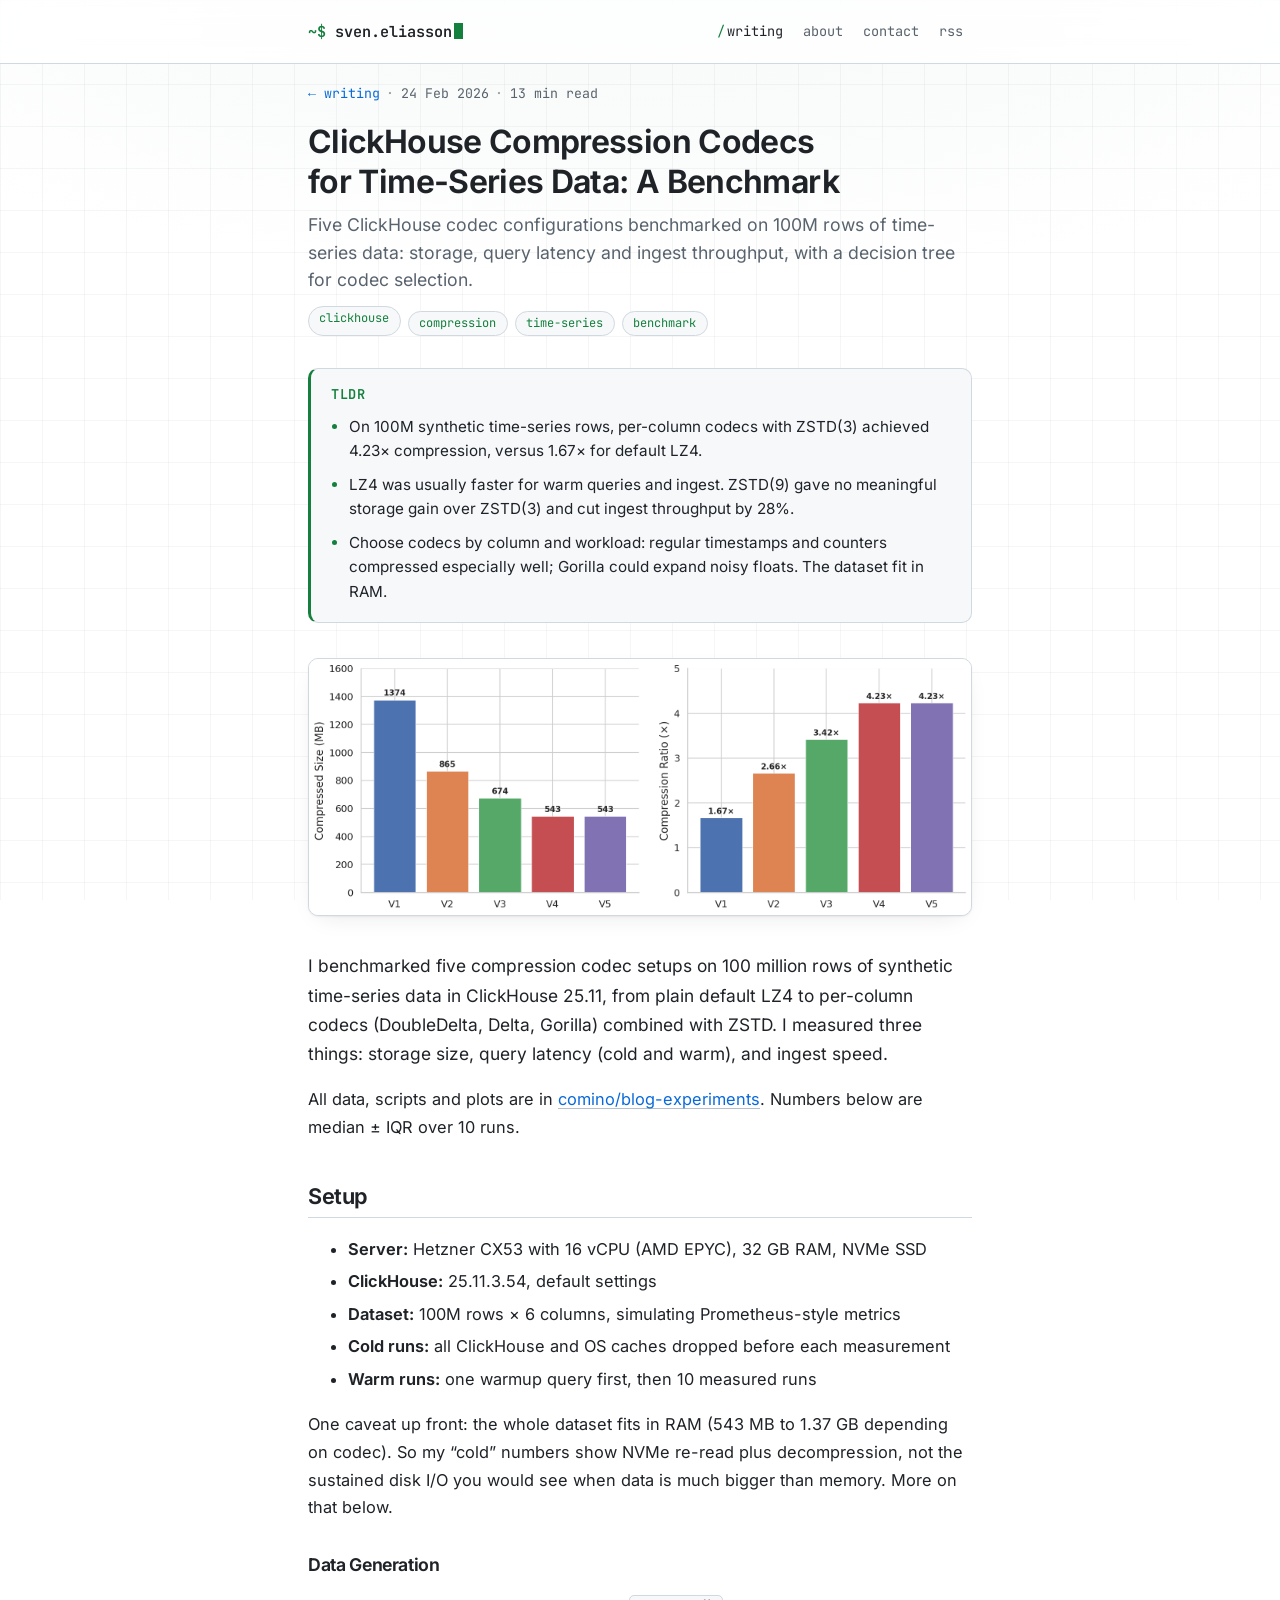
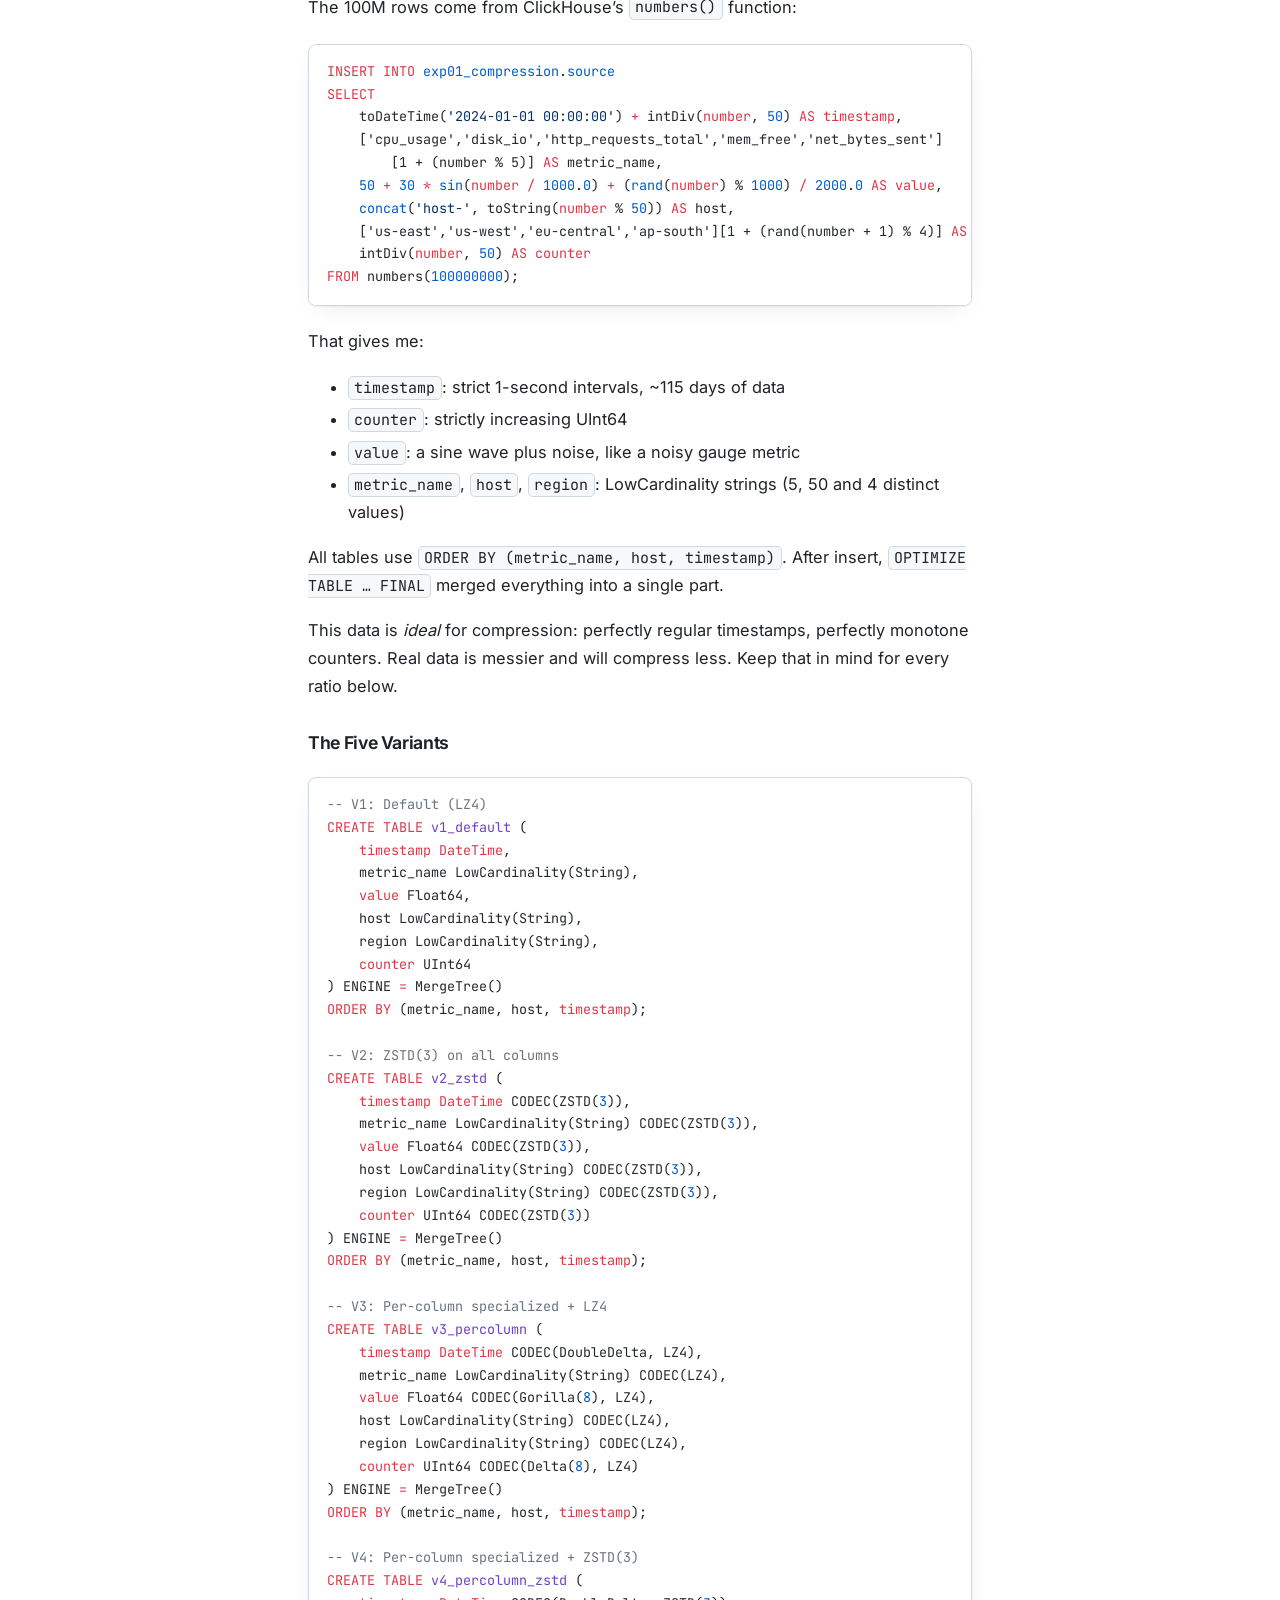
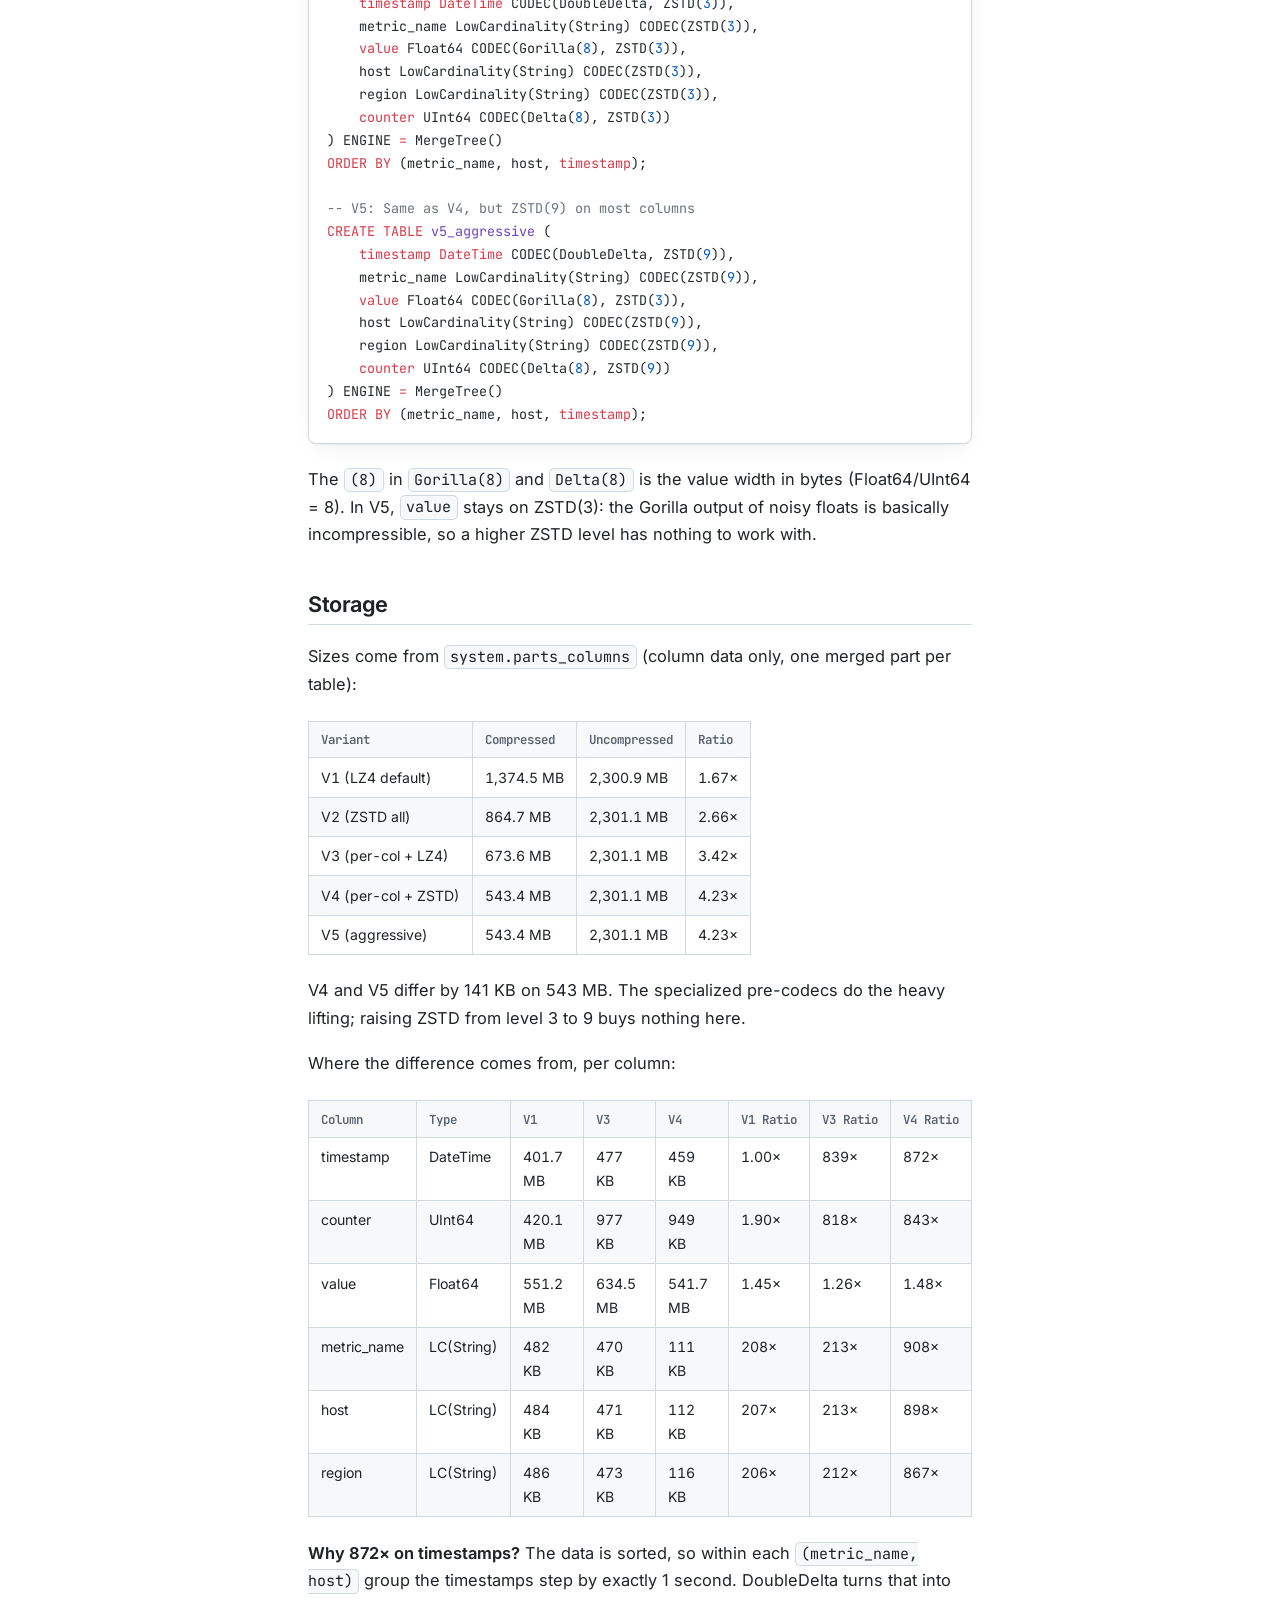
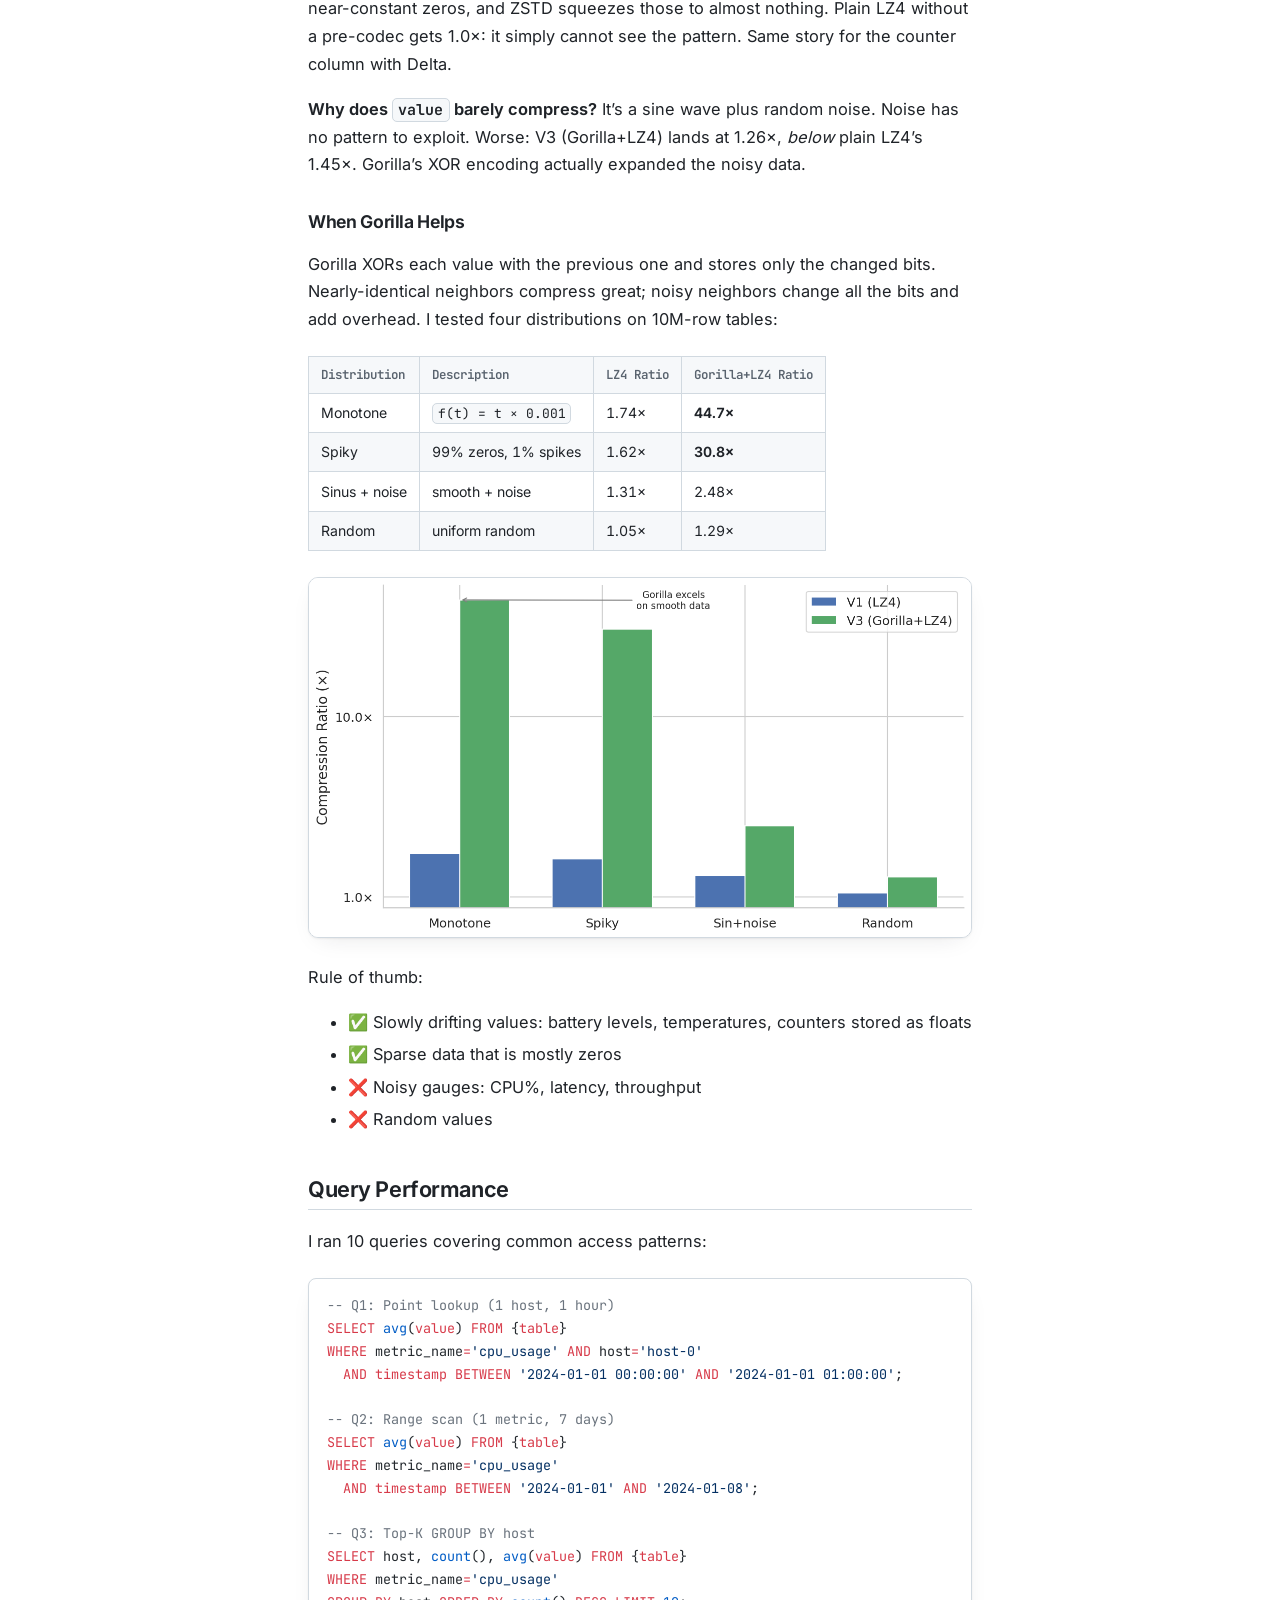
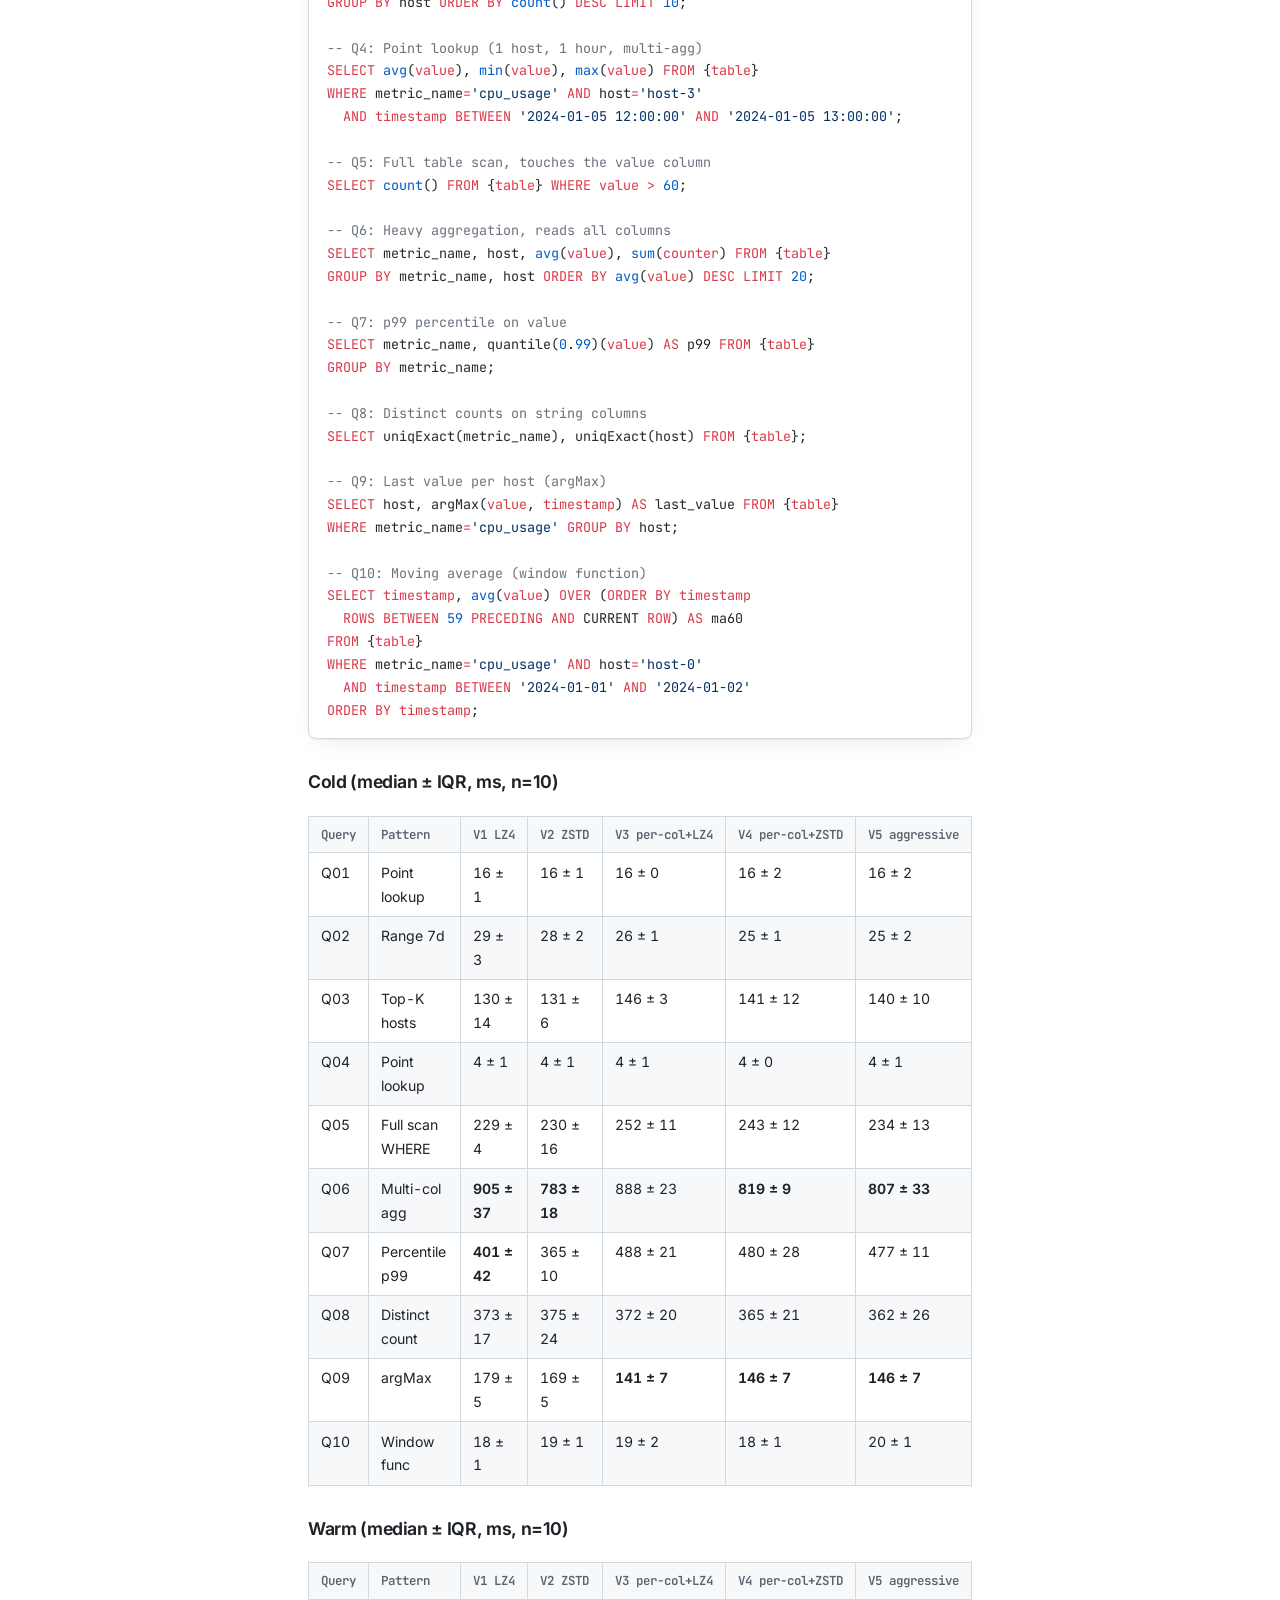
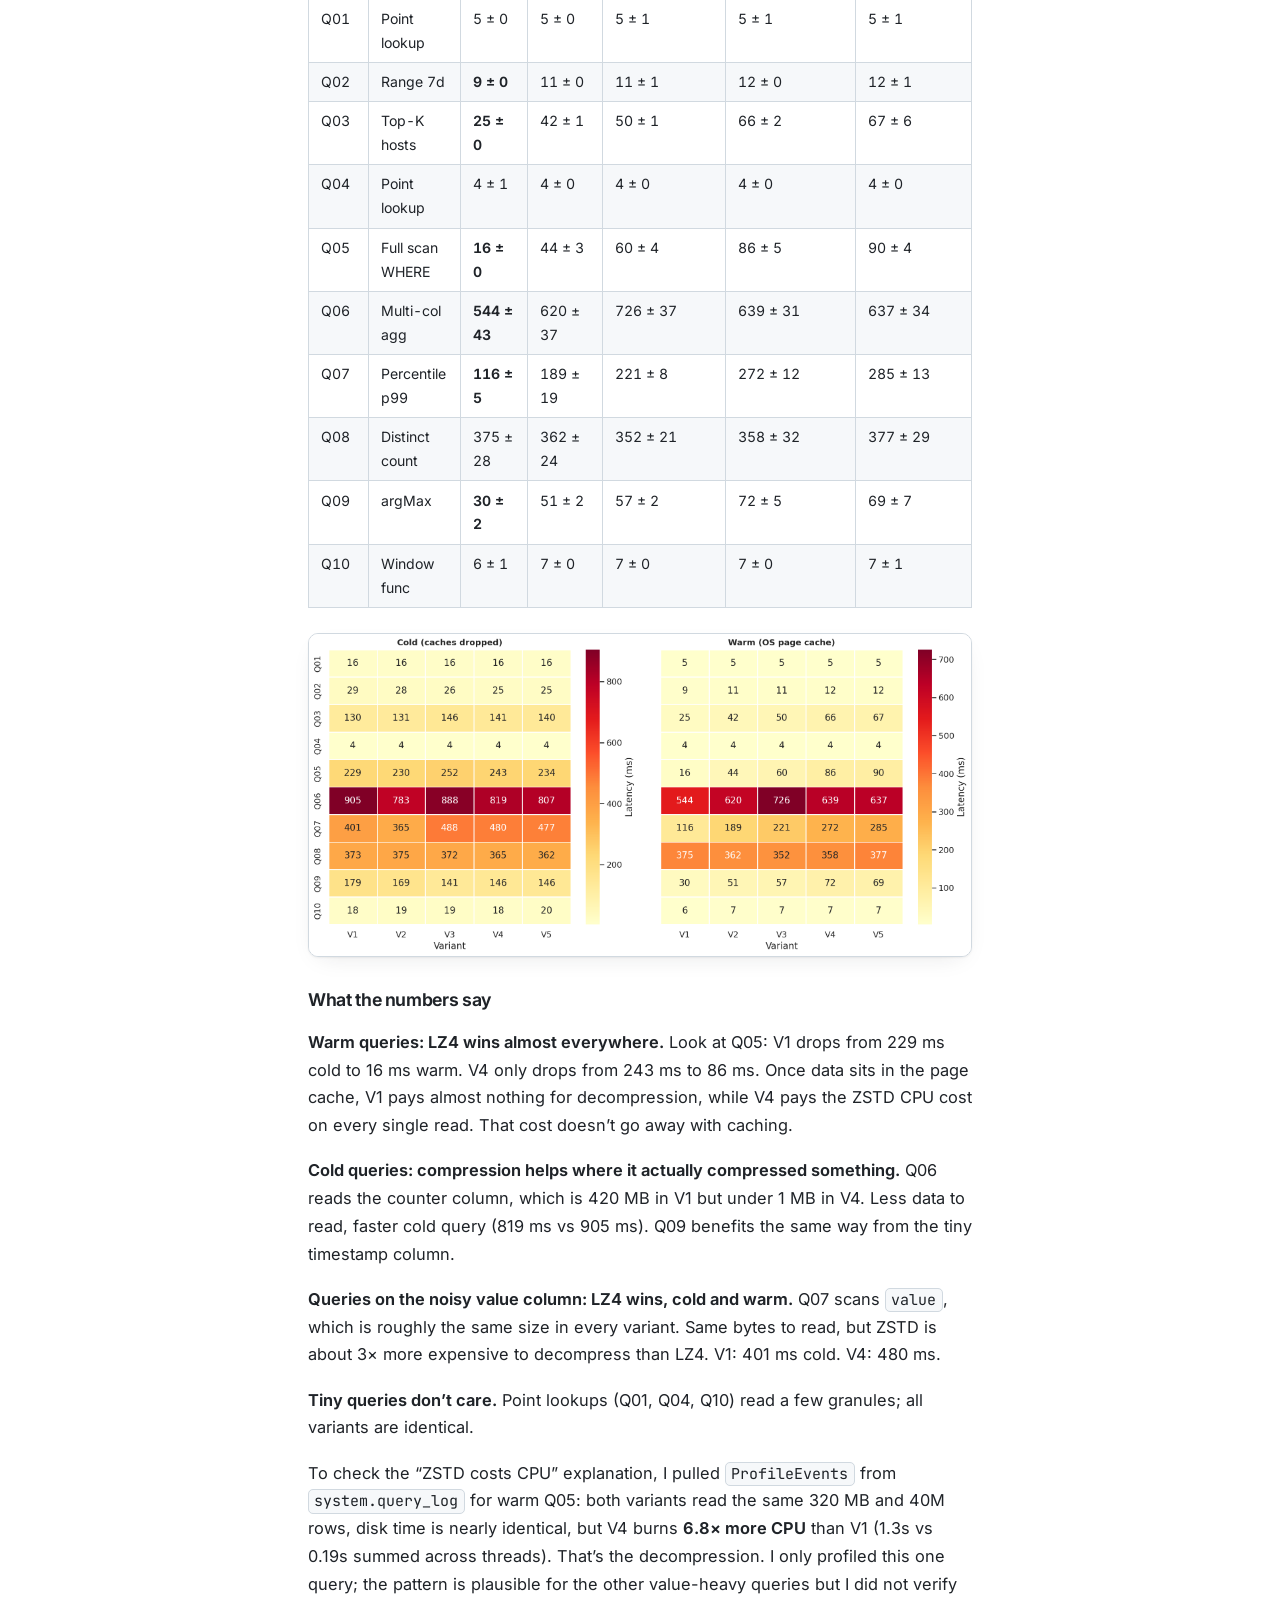
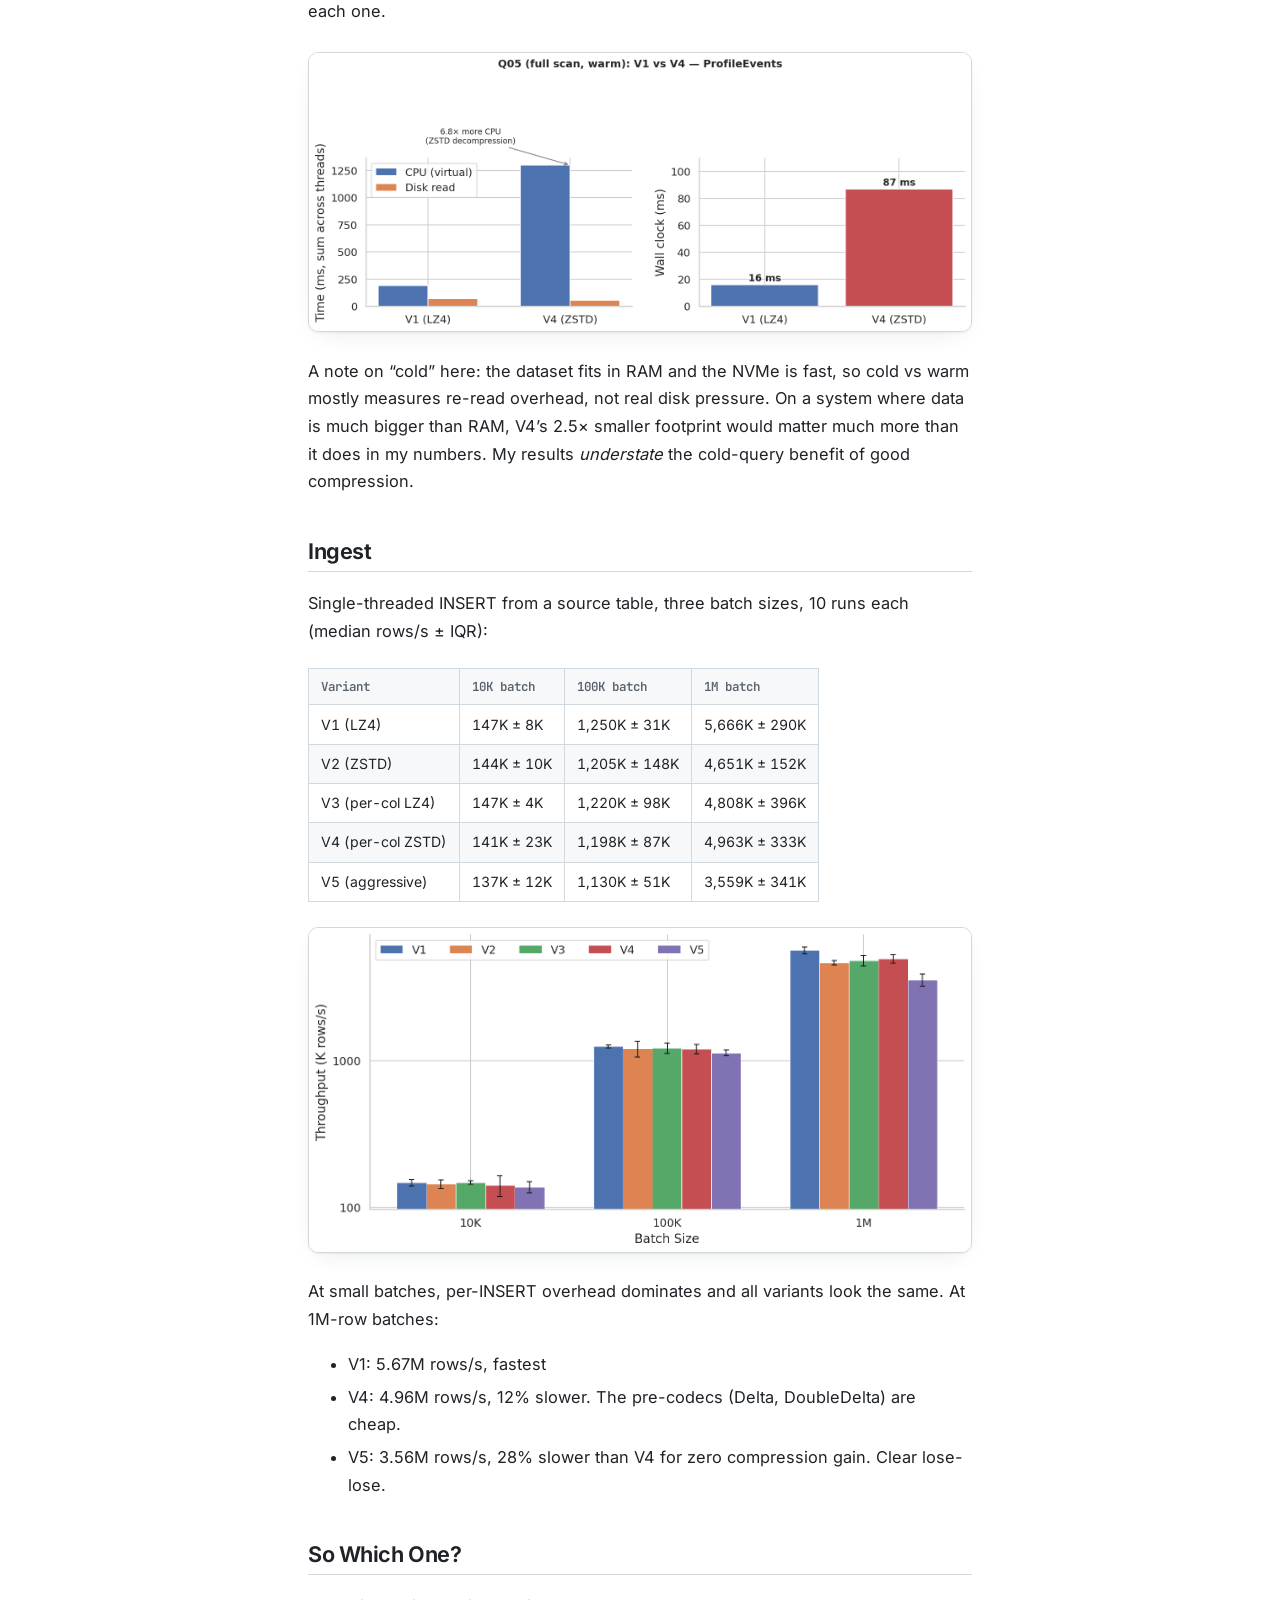
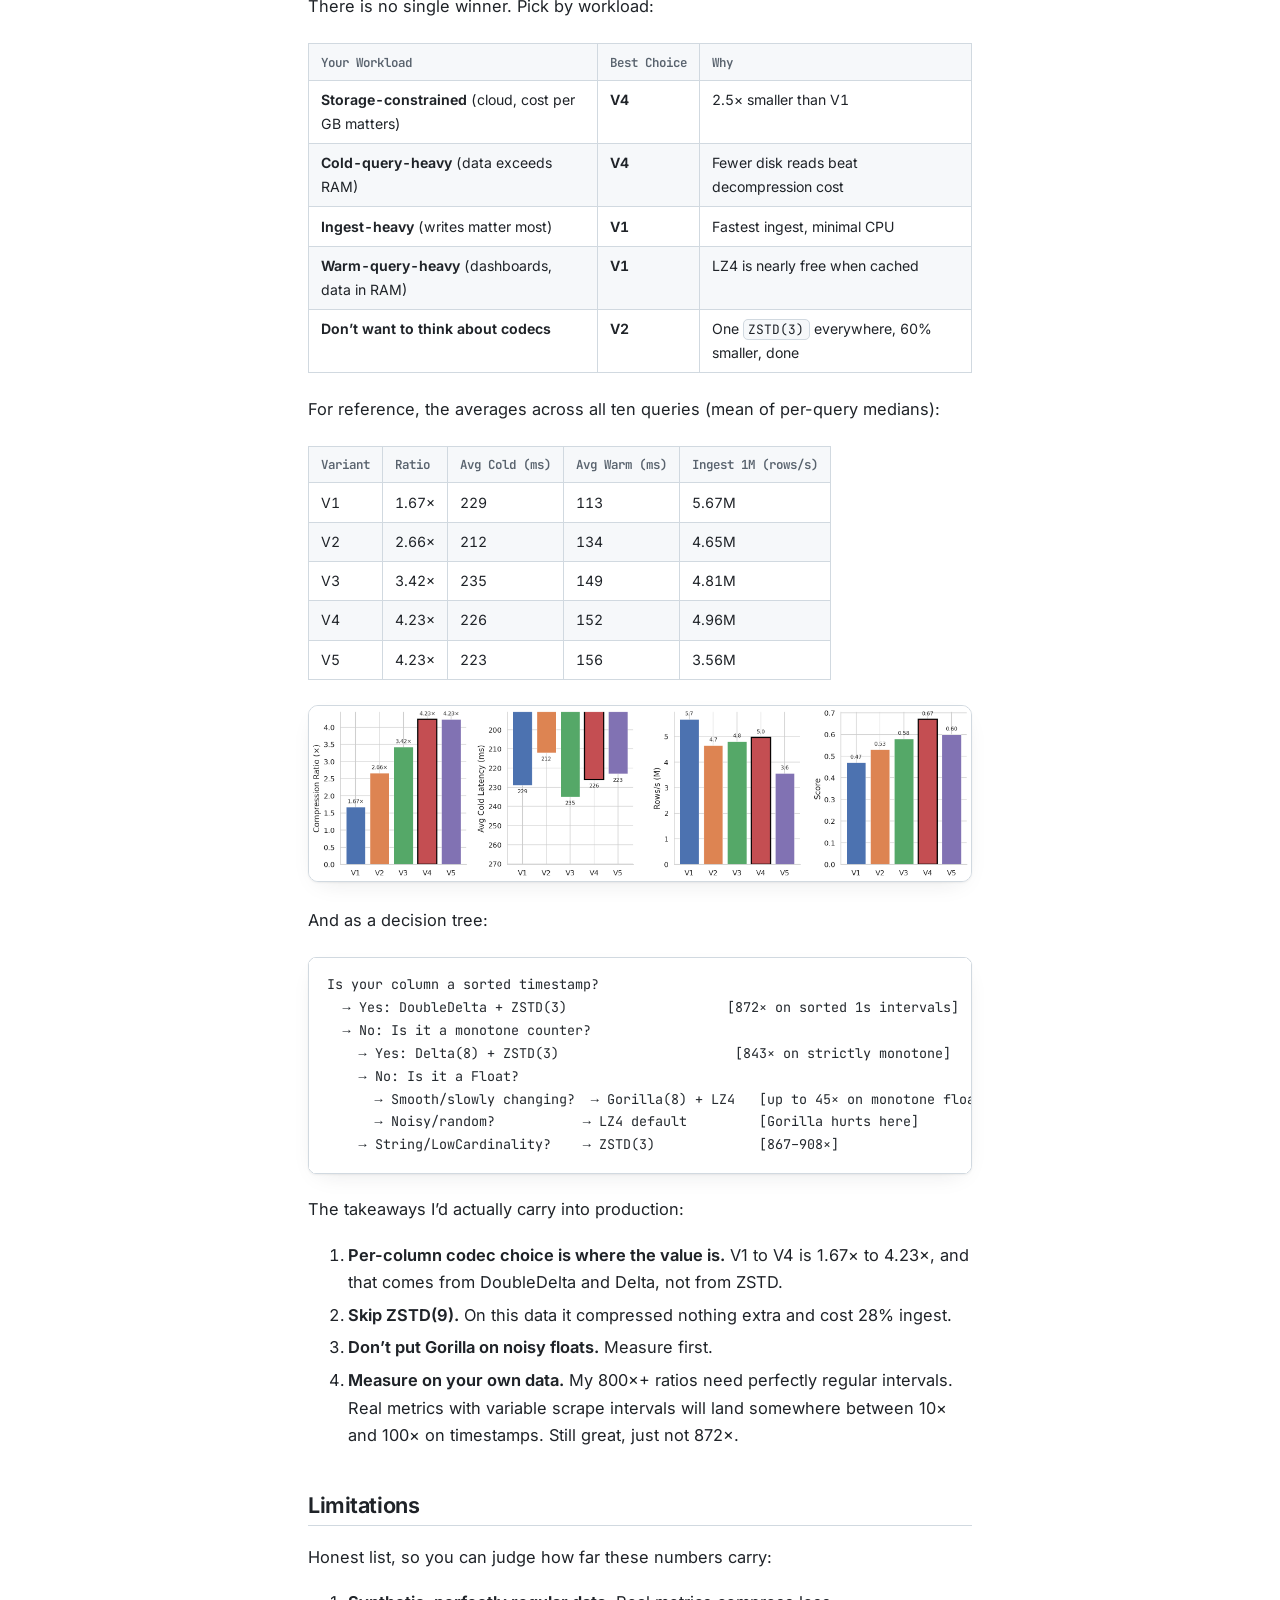
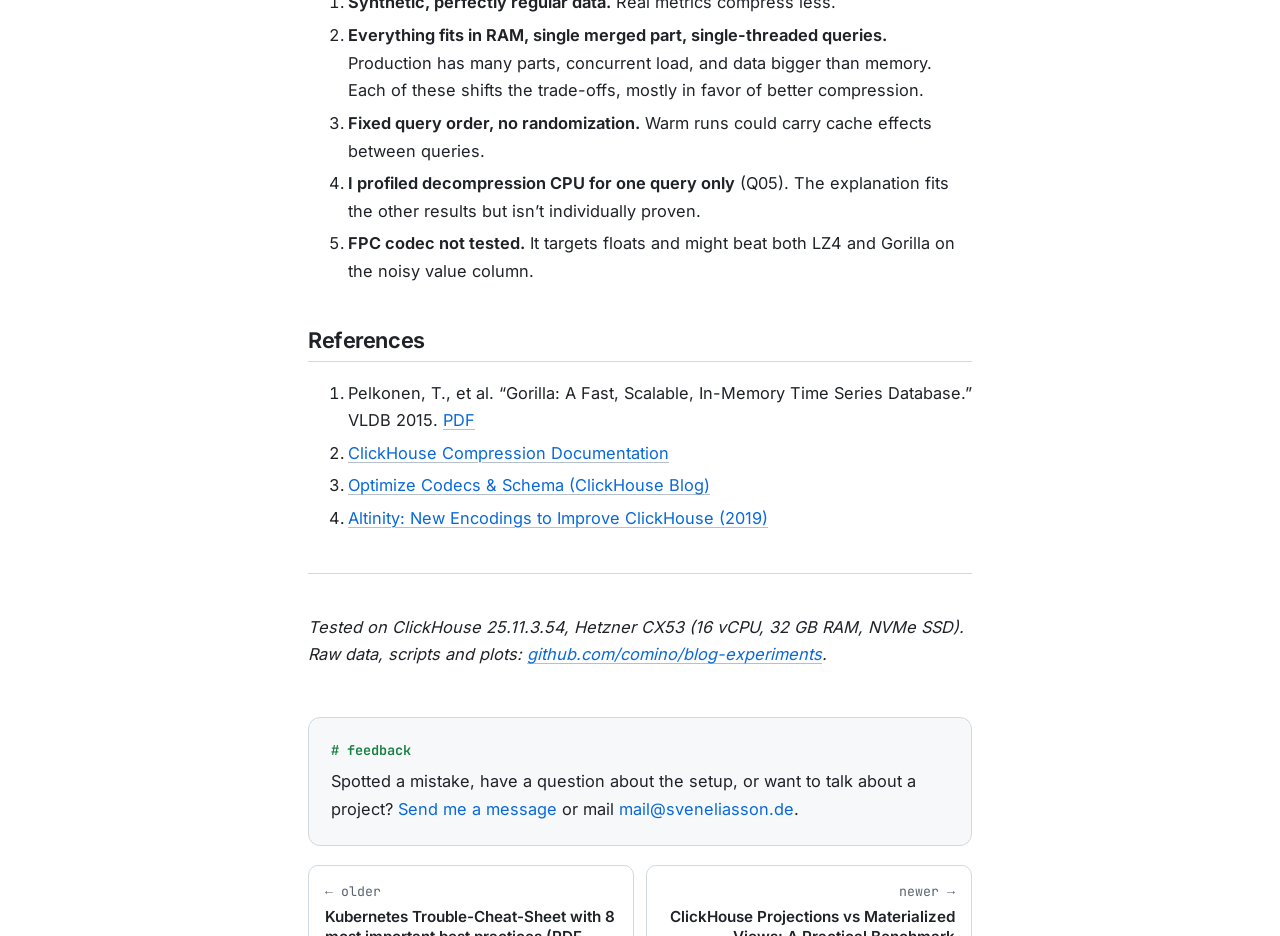
<file: clickhouse-compression-codecs-timeseries-benchmark/index.html>
<!DOCTYPE html><html lang="en"> <head><meta charset="utf-8"><meta name="viewport" content="width=device-width, initial-scale=1"><title>ClickHouse Compression Codecs for Time-Series Data: A Benchmark</title><meta name="description" content="Five ClickHouse codec configurations benchmarked on 100M rows of time-series data: storage, query latency and ingest throughput, with a decision tree for codec selection."><link rel="canonical" href="https://sveneliasson.de/clickhouse-compression-codecs-timeseries-benchmark/"><link rel="icon" type="image/svg+xml" href="/favicon.svg"><meta name="color-scheme" content="dark light"><meta property="og:title" content="ClickHouse Compression Codecs for Time-Series Data: A Benchmark"><meta property="og:site_name" content="Sven Eliasson"><meta property="og:description" content="Five ClickHouse codec configurations benchmarked on 100M rows of time-series data: storage, query latency and ingest throughput, with a decision tree for codec selection."><meta property="og:type" content="article"><meta property="og:url" content="https://sveneliasson.de/clickhouse-compression-codecs-timeseries-benchmark/"><meta property="og:image" content="https://sveneliasson.de/images/exp01-storage-overview.png"><meta name="twitter:card" content="summary_large_image"><meta name="twitter:image" content="https://sveneliasson.de/images/exp01-storage-overview.png"><link rel="alternate" type="application/rss+xml" title="Sven Eliasson" href="/rss.xml"><link rel="sitemap" href="/sitemap-index.xml"><link rel="stylesheet" href="/_astro/_slug_.BN0oVJjn.css">
<style>.post-header[data-astro-cid-yvbahnfj]{margin-bottom:2rem}.post-header[data-astro-cid-yvbahnfj] .meta[data-astro-cid-yvbahnfj]{display:flex;flex-wrap:wrap;gap:.4rem;align-items:center}.sep[data-astro-cid-yvbahnfj]{opacity:.6}.back[data-astro-cid-yvbahnfj]{text-decoration:none}.standfirst[data-astro-cid-yvbahnfj]{color:var(--muted);font-size:1.1rem;line-height:1.55;margin:.6rem 0 0;text-wrap:pretty}.tldr[data-astro-cid-yvbahnfj]{margin:0 0 2.2rem;padding:1.1rem 1.25rem;background:var(--bg-raise);border:1px solid var(--border);border-inline-start:3px solid var(--accent);border-radius:10px}.tldr[data-astro-cid-yvbahnfj] h2[data-astro-cid-yvbahnfj]{margin:0 0 .7rem;padding:0;border:0;color:var(--accent);font-family:var(--mono);font-size:.85rem;font-weight:600;letter-spacing:.04em}.tldr[data-astro-cid-yvbahnfj] ul[data-astro-cid-yvbahnfj]{margin:0;padding-inline-start:1.1rem;font-size:.95rem;line-height:1.6}.tldr[data-astro-cid-yvbahnfj] li[data-astro-cid-yvbahnfj]+li[data-astro-cid-yvbahnfj]{margin-top:.6rem}.tldr[data-astro-cid-yvbahnfj] li[data-astro-cid-yvbahnfj]::marker{color:var(--accent)}.cover[data-astro-cid-yvbahnfj]{display:block;width:100%;height:auto;max-height:32rem;object-fit:contain;background:var(--bg-raise);margin:0 0 2.2rem;box-shadow:var(--shadow)}.outro[data-astro-cid-yvbahnfj]{margin-top:3rem}.outro[data-astro-cid-yvbahnfj] p[data-astro-cid-yvbahnfj]{margin:0}.outro-title[data-astro-cid-yvbahnfj]{font-family:var(--mono);font-size:.85rem;font-weight:600;color:var(--accent);margin:0 0 .4rem!important}.post-nav[data-astro-cid-yvbahnfj]{display:grid;grid-template-columns:1fr 1fr;gap:.8rem;margin-top:1.2rem}.nav-card[data-astro-cid-yvbahnfj]{display:flex;flex-direction:column;gap:.25rem;padding:.9rem 1rem;border:1px solid var(--border);border-radius:10px;color:var(--fg);text-decoration:none;transition:border-color .15s ease,background .15s ease}.nav-card[data-astro-cid-yvbahnfj]:hover{border-color:var(--accent);background:var(--bg-raise);text-decoration:none}.nav-card[data-astro-cid-yvbahnfj].next{text-align:right}.nav-title[data-astro-cid-yvbahnfj]{font-weight:600;font-size:.95rem;line-height:1.35}.nav-card[data-astro-cid-yvbahnfj]:hover .nav-title[data-astro-cid-yvbahnfj]{color:var(--accent)}@media(max-width:34rem){.post-nav[data-astro-cid-yvbahnfj]{grid-template-columns:1fr}.nav-card[data-astro-cid-yvbahnfj].next{text-align:left}}
</style></head> <body> <header class="site"> <div class="wrap"> <a href="/" class="brand"><span class="prompt">~$</span> sven.eliasson<span class="cursor" aria-hidden="true"></span></a> <nav aria-label="Main"> <a href="/" aria-current="page">writing</a><a href="/about/">about</a><a href="/contact/">contact</a><a href="/rss.xml" data-secondary="true">rss</a> </nav> </div> </header> <main class="wrap">  <article data-astro-cid-yvbahnfj> <header class="post-header" data-astro-cid-yvbahnfj> <p class="meta" data-astro-cid-yvbahnfj> <a href="/" class="back" data-astro-cid-yvbahnfj>← writing</a> <span class="sep" data-astro-cid-yvbahnfj>·</span> <time datetime="2026-02-24T00:00:00.000Z" data-astro-cid-yvbahnfj>24 Feb 2026</time> <span class="sep" data-astro-cid-yvbahnfj>·</span> 13 min read
</p> <h1 data-astro-cid-yvbahnfj>ClickHouse Compression Codecs for Time-Series Data: A Benchmark</h1> <p class="standfirst" data-astro-cid-yvbahnfj>Five ClickHouse codec configurations benchmarked on 100M rows of time-series data: storage, query latency and ingest throughput, with a decision tree for codec selection.</p> <ul class="chips" aria-label="Tags" data-astro-cid-yvbahnfj> <li class="chip" data-astro-cid-yvbahnfj>clickhouse</li><li class="chip" data-astro-cid-yvbahnfj>compression</li><li class="chip" data-astro-cid-yvbahnfj>time-series</li><li class="chip" data-astro-cid-yvbahnfj>benchmark</li> </ul> </header> <section class="tldr" aria-labelledby="tldr" data-astro-cid-yvbahnfj> <h2 id="tldr" data-astro-cid-yvbahnfj>TLDR</h2> <ul data-astro-cid-yvbahnfj> <li data-astro-cid-yvbahnfj>On 100M synthetic time-series rows, per-column codecs with ZSTD(3) achieved 4.23× compression, versus 1.67× for default LZ4.</li><li data-astro-cid-yvbahnfj>LZ4 was usually faster for warm queries and ingest. ZSTD(9) gave no meaningful storage gain over ZSTD(3) and cut ingest throughput by 28%.</li><li data-astro-cid-yvbahnfj>Choose codecs by column and workload: regular timestamps and counters compressed especially well; Gorilla could expand noisy floats. The dataset fit in RAM.</li> </ul> </section> <img class="cover" src="/images/exp01-storage-overview.png" alt="" loading="eager" data-astro-cid-yvbahnfj> <p>I benchmarked five compression codec setups on 100 million rows of synthetic time-series data in ClickHouse 25.11, from plain default LZ4 to per-column codecs (DoubleDelta, Delta, Gorilla) combined with ZSTD. I measured three things: storage size, query latency (cold and warm), and ingest speed.</p>
<p>All data, scripts and plots are in <a href="https://github.com/comino/blog-experiments/tree/main/01">comino/blog-experiments</a>. Numbers below are median ± IQR over 10 runs.</p>
<h2 id="setup">Setup</h2>
<ul>
<li><strong>Server:</strong> Hetzner CX53 with 16 vCPU (AMD EPYC), 32 GB RAM, NVMe SSD</li>
<li><strong>ClickHouse:</strong> 25.11.3.54, default settings</li>
<li><strong>Dataset:</strong> 100M rows × 6 columns, simulating Prometheus-style metrics</li>
<li><strong>Cold runs:</strong> all ClickHouse and OS caches dropped before each measurement</li>
<li><strong>Warm runs:</strong> one warmup query first, then 10 measured runs</li>
</ul>
<p>One caveat up front: the whole dataset fits in RAM (543 MB to 1.37 GB depending on codec). So my “cold” numbers show NVMe re-read plus decompression, not the sustained disk I/O you would see when data is much bigger than memory. More on that below.</p>
<h3 id="data-generation">Data Generation</h3>
<p>The 100M rows come from ClickHouse’s <code>numbers()</code> function:</p>
<pre class="astro-code astro-code-themes github-light github-dark" style="background-color:#fff;--shiki-dark-bg:#24292e;color:#24292e;--shiki-dark:#e1e4e8; overflow-x: auto;" tabindex="0" data-language="sql"><code><span class="line"><span style="color:#D73A49;--shiki-dark:#F97583">INSERT INTO</span><span style="color:#005CC5;--shiki-dark:#79B8FF"> exp01_compression</span><span style="color:#24292E;--shiki-dark:#E1E4E8">.</span><span style="color:#005CC5;--shiki-dark:#79B8FF">source</span></span>
<span class="line"><span style="color:#D73A49;--shiki-dark:#F97583">SELECT</span></span>
<span class="line"><span style="color:#24292E;--shiki-dark:#E1E4E8">    toDateTime(</span><span style="color:#032F62;--shiki-dark:#9ECBFF">'2024-01-01 00:00:00'</span><span style="color:#24292E;--shiki-dark:#E1E4E8">) </span><span style="color:#D73A49;--shiki-dark:#F97583">+</span><span style="color:#24292E;--shiki-dark:#E1E4E8"> intDiv(</span><span style="color:#D73A49;--shiki-dark:#F97583">number</span><span style="color:#24292E;--shiki-dark:#E1E4E8">, </span><span style="color:#005CC5;--shiki-dark:#79B8FF">50</span><span style="color:#24292E;--shiki-dark:#E1E4E8">) </span><span style="color:#D73A49;--shiki-dark:#F97583">AS</span><span style="color:#D73A49;--shiki-dark:#F97583"> timestamp</span><span style="color:#24292E;--shiki-dark:#E1E4E8">,</span></span>
<span class="line"><span style="color:#24292E;--shiki-dark:#E1E4E8">    ['cpu_usage','disk_io','http_requests_total','mem_free','net_bytes_sent']</span></span>
<span class="line"><span style="color:#24292E;--shiki-dark:#E1E4E8">        [1 + (number % 5)] </span><span style="color:#D73A49;--shiki-dark:#F97583">AS</span><span style="color:#24292E;--shiki-dark:#E1E4E8"> metric_name,</span></span>
<span class="line"><span style="color:#005CC5;--shiki-dark:#79B8FF">    50</span><span style="color:#D73A49;--shiki-dark:#F97583"> +</span><span style="color:#005CC5;--shiki-dark:#79B8FF"> 30</span><span style="color:#D73A49;--shiki-dark:#F97583"> *</span><span style="color:#005CC5;--shiki-dark:#79B8FF"> sin</span><span style="color:#24292E;--shiki-dark:#E1E4E8">(</span><span style="color:#D73A49;--shiki-dark:#F97583">number</span><span style="color:#D73A49;--shiki-dark:#F97583"> /</span><span style="color:#005CC5;--shiki-dark:#79B8FF"> 1000</span><span style="color:#24292E;--shiki-dark:#E1E4E8">.</span><span style="color:#005CC5;--shiki-dark:#79B8FF">0</span><span style="color:#24292E;--shiki-dark:#E1E4E8">) </span><span style="color:#D73A49;--shiki-dark:#F97583">+</span><span style="color:#24292E;--shiki-dark:#E1E4E8"> (</span><span style="color:#005CC5;--shiki-dark:#79B8FF">rand</span><span style="color:#24292E;--shiki-dark:#E1E4E8">(</span><span style="color:#D73A49;--shiki-dark:#F97583">number</span><span style="color:#24292E;--shiki-dark:#E1E4E8">) % </span><span style="color:#005CC5;--shiki-dark:#79B8FF">1000</span><span style="color:#24292E;--shiki-dark:#E1E4E8">) </span><span style="color:#D73A49;--shiki-dark:#F97583">/</span><span style="color:#005CC5;--shiki-dark:#79B8FF"> 2000</span><span style="color:#24292E;--shiki-dark:#E1E4E8">.</span><span style="color:#005CC5;--shiki-dark:#79B8FF">0</span><span style="color:#D73A49;--shiki-dark:#F97583"> AS</span><span style="color:#D73A49;--shiki-dark:#F97583"> value</span><span style="color:#24292E;--shiki-dark:#E1E4E8">,</span></span>
<span class="line"><span style="color:#005CC5;--shiki-dark:#79B8FF">    concat</span><span style="color:#24292E;--shiki-dark:#E1E4E8">(</span><span style="color:#032F62;--shiki-dark:#9ECBFF">'host-'</span><span style="color:#24292E;--shiki-dark:#E1E4E8">, toString(</span><span style="color:#D73A49;--shiki-dark:#F97583">number</span><span style="color:#24292E;--shiki-dark:#E1E4E8"> % </span><span style="color:#005CC5;--shiki-dark:#79B8FF">50</span><span style="color:#24292E;--shiki-dark:#E1E4E8">)) </span><span style="color:#D73A49;--shiki-dark:#F97583">AS</span><span style="color:#24292E;--shiki-dark:#E1E4E8"> host,</span></span>
<span class="line"><span style="color:#24292E;--shiki-dark:#E1E4E8">    ['us-east','us-west','eu-central','ap-south'][1 + (rand(number + 1) % 4)] </span><span style="color:#D73A49;--shiki-dark:#F97583">AS</span><span style="color:#24292E;--shiki-dark:#E1E4E8"> region,</span></span>
<span class="line"><span style="color:#24292E;--shiki-dark:#E1E4E8">    intDiv(</span><span style="color:#D73A49;--shiki-dark:#F97583">number</span><span style="color:#24292E;--shiki-dark:#E1E4E8">, </span><span style="color:#005CC5;--shiki-dark:#79B8FF">50</span><span style="color:#24292E;--shiki-dark:#E1E4E8">) </span><span style="color:#D73A49;--shiki-dark:#F97583">AS</span><span style="color:#D73A49;--shiki-dark:#F97583"> counter</span></span>
<span class="line"><span style="color:#D73A49;--shiki-dark:#F97583">FROM</span><span style="color:#24292E;--shiki-dark:#E1E4E8"> numbers(</span><span style="color:#005CC5;--shiki-dark:#79B8FF">100000000</span><span style="color:#24292E;--shiki-dark:#E1E4E8">);</span></span></code></pre>
<p>That gives me:</p>
<ul>
<li><code>timestamp</code>: strict 1-second intervals, ~115 days of data</li>
<li><code>counter</code>: strictly increasing UInt64</li>
<li><code>value</code>: a sine wave plus noise, like a noisy gauge metric</li>
<li><code>metric_name</code>, <code>host</code>, <code>region</code>: LowCardinality strings (5, 50 and 4 distinct values)</li>
</ul>
<p>All tables use <code>ORDER BY (metric_name, host, timestamp)</code>. After insert, <code>OPTIMIZE TABLE … FINAL</code> merged everything into a single part.</p>
<p>This data is <em>ideal</em> for compression: perfectly regular timestamps, perfectly monotone counters. Real data is messier and will compress less. Keep that in mind for every ratio below.</p>
<h3 id="the-five-variants">The Five Variants</h3>
<pre class="astro-code astro-code-themes github-light github-dark" style="background-color:#fff;--shiki-dark-bg:#24292e;color:#24292e;--shiki-dark:#e1e4e8; overflow-x: auto;" tabindex="0" data-language="sql"><code><span class="line"><span style="color:#6A737D;--shiki-dark:#6A737D">-- V1: Default (LZ4)</span></span>
<span class="line"><span style="color:#D73A49;--shiki-dark:#F97583">CREATE</span><span style="color:#D73A49;--shiki-dark:#F97583"> TABLE</span><span style="color:#6F42C1;--shiki-dark:#B392F0"> v1_default</span><span style="color:#24292E;--shiki-dark:#E1E4E8"> (</span></span>
<span class="line"><span style="color:#D73A49;--shiki-dark:#F97583">    timestamp</span><span style="color:#D73A49;--shiki-dark:#F97583"> DateTime</span><span style="color:#24292E;--shiki-dark:#E1E4E8">,</span></span>
<span class="line"><span style="color:#24292E;--shiki-dark:#E1E4E8">    metric_name LowCardinality(String),</span></span>
<span class="line"><span style="color:#D73A49;--shiki-dark:#F97583">    value</span><span style="color:#24292E;--shiki-dark:#E1E4E8"> Float64,</span></span>
<span class="line"><span style="color:#24292E;--shiki-dark:#E1E4E8">    host LowCardinality(String),</span></span>
<span class="line"><span style="color:#24292E;--shiki-dark:#E1E4E8">    region LowCardinality(String),</span></span>
<span class="line"><span style="color:#D73A49;--shiki-dark:#F97583">    counter</span><span style="color:#24292E;--shiki-dark:#E1E4E8"> UInt64</span></span>
<span class="line"><span style="color:#24292E;--shiki-dark:#E1E4E8">) ENGINE </span><span style="color:#D73A49;--shiki-dark:#F97583">=</span><span style="color:#24292E;--shiki-dark:#E1E4E8"> MergeTree()</span></span>
<span class="line"><span style="color:#D73A49;--shiki-dark:#F97583">ORDER BY</span><span style="color:#24292E;--shiki-dark:#E1E4E8"> (metric_name, host, </span><span style="color:#D73A49;--shiki-dark:#F97583">timestamp</span><span style="color:#24292E;--shiki-dark:#E1E4E8">);</span></span>
<span class="line"></span>
<span class="line"><span style="color:#6A737D;--shiki-dark:#6A737D">-- V2: ZSTD(3) on all columns</span></span>
<span class="line"><span style="color:#D73A49;--shiki-dark:#F97583">CREATE</span><span style="color:#D73A49;--shiki-dark:#F97583"> TABLE</span><span style="color:#6F42C1;--shiki-dark:#B392F0"> v2_zstd</span><span style="color:#24292E;--shiki-dark:#E1E4E8"> (</span></span>
<span class="line"><span style="color:#D73A49;--shiki-dark:#F97583">    timestamp</span><span style="color:#D73A49;--shiki-dark:#F97583"> DateTime</span><span style="color:#24292E;--shiki-dark:#E1E4E8"> CODEC(ZSTD(</span><span style="color:#005CC5;--shiki-dark:#79B8FF">3</span><span style="color:#24292E;--shiki-dark:#E1E4E8">)),</span></span>
<span class="line"><span style="color:#24292E;--shiki-dark:#E1E4E8">    metric_name LowCardinality(String) CODEC(ZSTD(</span><span style="color:#005CC5;--shiki-dark:#79B8FF">3</span><span style="color:#24292E;--shiki-dark:#E1E4E8">)),</span></span>
<span class="line"><span style="color:#D73A49;--shiki-dark:#F97583">    value</span><span style="color:#24292E;--shiki-dark:#E1E4E8"> Float64 CODEC(ZSTD(</span><span style="color:#005CC5;--shiki-dark:#79B8FF">3</span><span style="color:#24292E;--shiki-dark:#E1E4E8">)),</span></span>
<span class="line"><span style="color:#24292E;--shiki-dark:#E1E4E8">    host LowCardinality(String) CODEC(ZSTD(</span><span style="color:#005CC5;--shiki-dark:#79B8FF">3</span><span style="color:#24292E;--shiki-dark:#E1E4E8">)),</span></span>
<span class="line"><span style="color:#24292E;--shiki-dark:#E1E4E8">    region LowCardinality(String) CODEC(ZSTD(</span><span style="color:#005CC5;--shiki-dark:#79B8FF">3</span><span style="color:#24292E;--shiki-dark:#E1E4E8">)),</span></span>
<span class="line"><span style="color:#D73A49;--shiki-dark:#F97583">    counter</span><span style="color:#24292E;--shiki-dark:#E1E4E8"> UInt64 CODEC(ZSTD(</span><span style="color:#005CC5;--shiki-dark:#79B8FF">3</span><span style="color:#24292E;--shiki-dark:#E1E4E8">))</span></span>
<span class="line"><span style="color:#24292E;--shiki-dark:#E1E4E8">) ENGINE </span><span style="color:#D73A49;--shiki-dark:#F97583">=</span><span style="color:#24292E;--shiki-dark:#E1E4E8"> MergeTree()</span></span>
<span class="line"><span style="color:#D73A49;--shiki-dark:#F97583">ORDER BY</span><span style="color:#24292E;--shiki-dark:#E1E4E8"> (metric_name, host, </span><span style="color:#D73A49;--shiki-dark:#F97583">timestamp</span><span style="color:#24292E;--shiki-dark:#E1E4E8">);</span></span>
<span class="line"></span>
<span class="line"><span style="color:#6A737D;--shiki-dark:#6A737D">-- V3: Per-column specialized + LZ4</span></span>
<span class="line"><span style="color:#D73A49;--shiki-dark:#F97583">CREATE</span><span style="color:#D73A49;--shiki-dark:#F97583"> TABLE</span><span style="color:#6F42C1;--shiki-dark:#B392F0"> v3_percolumn</span><span style="color:#24292E;--shiki-dark:#E1E4E8"> (</span></span>
<span class="line"><span style="color:#D73A49;--shiki-dark:#F97583">    timestamp</span><span style="color:#D73A49;--shiki-dark:#F97583"> DateTime</span><span style="color:#24292E;--shiki-dark:#E1E4E8"> CODEC(DoubleDelta, LZ4),</span></span>
<span class="line"><span style="color:#24292E;--shiki-dark:#E1E4E8">    metric_name LowCardinality(String) CODEC(LZ4),</span></span>
<span class="line"><span style="color:#D73A49;--shiki-dark:#F97583">    value</span><span style="color:#24292E;--shiki-dark:#E1E4E8"> Float64 CODEC(Gorilla(</span><span style="color:#005CC5;--shiki-dark:#79B8FF">8</span><span style="color:#24292E;--shiki-dark:#E1E4E8">), LZ4),</span></span>
<span class="line"><span style="color:#24292E;--shiki-dark:#E1E4E8">    host LowCardinality(String) CODEC(LZ4),</span></span>
<span class="line"><span style="color:#24292E;--shiki-dark:#E1E4E8">    region LowCardinality(String) CODEC(LZ4),</span></span>
<span class="line"><span style="color:#D73A49;--shiki-dark:#F97583">    counter</span><span style="color:#24292E;--shiki-dark:#E1E4E8"> UInt64 CODEC(Delta(</span><span style="color:#005CC5;--shiki-dark:#79B8FF">8</span><span style="color:#24292E;--shiki-dark:#E1E4E8">), LZ4)</span></span>
<span class="line"><span style="color:#24292E;--shiki-dark:#E1E4E8">) ENGINE </span><span style="color:#D73A49;--shiki-dark:#F97583">=</span><span style="color:#24292E;--shiki-dark:#E1E4E8"> MergeTree()</span></span>
<span class="line"><span style="color:#D73A49;--shiki-dark:#F97583">ORDER BY</span><span style="color:#24292E;--shiki-dark:#E1E4E8"> (metric_name, host, </span><span style="color:#D73A49;--shiki-dark:#F97583">timestamp</span><span style="color:#24292E;--shiki-dark:#E1E4E8">);</span></span>
<span class="line"></span>
<span class="line"><span style="color:#6A737D;--shiki-dark:#6A737D">-- V4: Per-column specialized + ZSTD(3)</span></span>
<span class="line"><span style="color:#D73A49;--shiki-dark:#F97583">CREATE</span><span style="color:#D73A49;--shiki-dark:#F97583"> TABLE</span><span style="color:#6F42C1;--shiki-dark:#B392F0"> v4_percolumn_zstd</span><span style="color:#24292E;--shiki-dark:#E1E4E8"> (</span></span>
<span class="line"><span style="color:#D73A49;--shiki-dark:#F97583">    timestamp</span><span style="color:#D73A49;--shiki-dark:#F97583"> DateTime</span><span style="color:#24292E;--shiki-dark:#E1E4E8"> CODEC(DoubleDelta, ZSTD(</span><span style="color:#005CC5;--shiki-dark:#79B8FF">3</span><span style="color:#24292E;--shiki-dark:#E1E4E8">)),</span></span>
<span class="line"><span style="color:#24292E;--shiki-dark:#E1E4E8">    metric_name LowCardinality(String) CODEC(ZSTD(</span><span style="color:#005CC5;--shiki-dark:#79B8FF">3</span><span style="color:#24292E;--shiki-dark:#E1E4E8">)),</span></span>
<span class="line"><span style="color:#D73A49;--shiki-dark:#F97583">    value</span><span style="color:#24292E;--shiki-dark:#E1E4E8"> Float64 CODEC(Gorilla(</span><span style="color:#005CC5;--shiki-dark:#79B8FF">8</span><span style="color:#24292E;--shiki-dark:#E1E4E8">), ZSTD(</span><span style="color:#005CC5;--shiki-dark:#79B8FF">3</span><span style="color:#24292E;--shiki-dark:#E1E4E8">)),</span></span>
<span class="line"><span style="color:#24292E;--shiki-dark:#E1E4E8">    host LowCardinality(String) CODEC(ZSTD(</span><span style="color:#005CC5;--shiki-dark:#79B8FF">3</span><span style="color:#24292E;--shiki-dark:#E1E4E8">)),</span></span>
<span class="line"><span style="color:#24292E;--shiki-dark:#E1E4E8">    region LowCardinality(String) CODEC(ZSTD(</span><span style="color:#005CC5;--shiki-dark:#79B8FF">3</span><span style="color:#24292E;--shiki-dark:#E1E4E8">)),</span></span>
<span class="line"><span style="color:#D73A49;--shiki-dark:#F97583">    counter</span><span style="color:#24292E;--shiki-dark:#E1E4E8"> UInt64 CODEC(Delta(</span><span style="color:#005CC5;--shiki-dark:#79B8FF">8</span><span style="color:#24292E;--shiki-dark:#E1E4E8">), ZSTD(</span><span style="color:#005CC5;--shiki-dark:#79B8FF">3</span><span style="color:#24292E;--shiki-dark:#E1E4E8">))</span></span>
<span class="line"><span style="color:#24292E;--shiki-dark:#E1E4E8">) ENGINE </span><span style="color:#D73A49;--shiki-dark:#F97583">=</span><span style="color:#24292E;--shiki-dark:#E1E4E8"> MergeTree()</span></span>
<span class="line"><span style="color:#D73A49;--shiki-dark:#F97583">ORDER BY</span><span style="color:#24292E;--shiki-dark:#E1E4E8"> (metric_name, host, </span><span style="color:#D73A49;--shiki-dark:#F97583">timestamp</span><span style="color:#24292E;--shiki-dark:#E1E4E8">);</span></span>
<span class="line"></span>
<span class="line"><span style="color:#6A737D;--shiki-dark:#6A737D">-- V5: Same as V4, but ZSTD(9) on most columns</span></span>
<span class="line"><span style="color:#D73A49;--shiki-dark:#F97583">CREATE</span><span style="color:#D73A49;--shiki-dark:#F97583"> TABLE</span><span style="color:#6F42C1;--shiki-dark:#B392F0"> v5_aggressive</span><span style="color:#24292E;--shiki-dark:#E1E4E8"> (</span></span>
<span class="line"><span style="color:#D73A49;--shiki-dark:#F97583">    timestamp</span><span style="color:#D73A49;--shiki-dark:#F97583"> DateTime</span><span style="color:#24292E;--shiki-dark:#E1E4E8"> CODEC(DoubleDelta, ZSTD(</span><span style="color:#005CC5;--shiki-dark:#79B8FF">9</span><span style="color:#24292E;--shiki-dark:#E1E4E8">)),</span></span>
<span class="line"><span style="color:#24292E;--shiki-dark:#E1E4E8">    metric_name LowCardinality(String) CODEC(ZSTD(</span><span style="color:#005CC5;--shiki-dark:#79B8FF">9</span><span style="color:#24292E;--shiki-dark:#E1E4E8">)),</span></span>
<span class="line"><span style="color:#D73A49;--shiki-dark:#F97583">    value</span><span style="color:#24292E;--shiki-dark:#E1E4E8"> Float64 CODEC(Gorilla(</span><span style="color:#005CC5;--shiki-dark:#79B8FF">8</span><span style="color:#24292E;--shiki-dark:#E1E4E8">), ZSTD(</span><span style="color:#005CC5;--shiki-dark:#79B8FF">3</span><span style="color:#24292E;--shiki-dark:#E1E4E8">)),</span></span>
<span class="line"><span style="color:#24292E;--shiki-dark:#E1E4E8">    host LowCardinality(String) CODEC(ZSTD(</span><span style="color:#005CC5;--shiki-dark:#79B8FF">9</span><span style="color:#24292E;--shiki-dark:#E1E4E8">)),</span></span>
<span class="line"><span style="color:#24292E;--shiki-dark:#E1E4E8">    region LowCardinality(String) CODEC(ZSTD(</span><span style="color:#005CC5;--shiki-dark:#79B8FF">9</span><span style="color:#24292E;--shiki-dark:#E1E4E8">)),</span></span>
<span class="line"><span style="color:#D73A49;--shiki-dark:#F97583">    counter</span><span style="color:#24292E;--shiki-dark:#E1E4E8"> UInt64 CODEC(Delta(</span><span style="color:#005CC5;--shiki-dark:#79B8FF">8</span><span style="color:#24292E;--shiki-dark:#E1E4E8">), ZSTD(</span><span style="color:#005CC5;--shiki-dark:#79B8FF">9</span><span style="color:#24292E;--shiki-dark:#E1E4E8">))</span></span>
<span class="line"><span style="color:#24292E;--shiki-dark:#E1E4E8">) ENGINE </span><span style="color:#D73A49;--shiki-dark:#F97583">=</span><span style="color:#24292E;--shiki-dark:#E1E4E8"> MergeTree()</span></span>
<span class="line"><span style="color:#D73A49;--shiki-dark:#F97583">ORDER BY</span><span style="color:#24292E;--shiki-dark:#E1E4E8"> (metric_name, host, </span><span style="color:#D73A49;--shiki-dark:#F97583">timestamp</span><span style="color:#24292E;--shiki-dark:#E1E4E8">);</span></span></code></pre>
<p>The <code>(8)</code> in <code>Gorilla(8)</code> and <code>Delta(8)</code> is the value width in bytes (Float64/UInt64 = 8). In V5, <code>value</code> stays on ZSTD(3): the Gorilla output of noisy floats is basically incompressible, so a higher ZSTD level has nothing to work with.</p>
<h2 id="storage">Storage</h2>
<p>Sizes come from <code>system.parts_columns</code> (column data only, one merged part per table):</p>









































<table><thead><tr><th>Variant</th><th align="right">Compressed</th><th align="right">Uncompressed</th><th align="right">Ratio</th></tr></thead><tbody><tr><td>V1 (LZ4 default)</td><td align="right">1,374.5 MB</td><td align="right">2,300.9 MB</td><td align="right">1.67×</td></tr><tr><td>V2 (ZSTD all)</td><td align="right">864.7 MB</td><td align="right">2,301.1 MB</td><td align="right">2.66×</td></tr><tr><td>V3 (per-col + LZ4)</td><td align="right">673.6 MB</td><td align="right">2,301.1 MB</td><td align="right">3.42×</td></tr><tr><td>V4 (per-col + ZSTD)</td><td align="right">543.4 MB</td><td align="right">2,301.1 MB</td><td align="right">4.23×</td></tr><tr><td>V5 (aggressive)</td><td align="right">543.4 MB</td><td align="right">2,301.1 MB</td><td align="right">4.23×</td></tr></tbody></table>
<p>V4 and V5 differ by 141 KB on 543 MB. The specialized pre-codecs do the heavy lifting; raising ZSTD from level 3 to 9 buys nothing here.</p>
<p>Where the difference comes from, per column:</p>











































































<table><thead><tr><th>Column</th><th>Type</th><th align="right">V1</th><th align="right">V3</th><th align="right">V4</th><th align="right">V1 Ratio</th><th align="right">V3 Ratio</th><th align="right">V4 Ratio</th></tr></thead><tbody><tr><td>timestamp</td><td>DateTime</td><td align="right">401.7 MB</td><td align="right">477 KB</td><td align="right">459 KB</td><td align="right">1.00×</td><td align="right">839×</td><td align="right">872×</td></tr><tr><td>counter</td><td>UInt64</td><td align="right">420.1 MB</td><td align="right">977 KB</td><td align="right">949 KB</td><td align="right">1.90×</td><td align="right">818×</td><td align="right">843×</td></tr><tr><td>value</td><td>Float64</td><td align="right">551.2 MB</td><td align="right">634.5 MB</td><td align="right">541.7 MB</td><td align="right">1.45×</td><td align="right">1.26×</td><td align="right">1.48×</td></tr><tr><td>metric_name</td><td>LC(String)</td><td align="right">482 KB</td><td align="right">470 KB</td><td align="right">111 KB</td><td align="right">208×</td><td align="right">213×</td><td align="right">908×</td></tr><tr><td>host</td><td>LC(String)</td><td align="right">484 KB</td><td align="right">471 KB</td><td align="right">112 KB</td><td align="right">207×</td><td align="right">213×</td><td align="right">898×</td></tr><tr><td>region</td><td>LC(String)</td><td align="right">486 KB</td><td align="right">473 KB</td><td align="right">116 KB</td><td align="right">206×</td><td align="right">212×</td><td align="right">867×</td></tr></tbody></table>
<p><strong>Why 872× on timestamps?</strong> The data is sorted, so within each <code>(metric_name, host)</code> group the timestamps step by exactly 1 second. DoubleDelta turns that into near-constant zeros, and ZSTD squeezes those to almost nothing. Plain LZ4 without a pre-codec gets 1.0×: it simply cannot see the pattern. Same story for the counter column with Delta.</p>
<p><strong>Why does <code>value</code> barely compress?</strong> It’s a sine wave plus random noise. Noise has no pattern to exploit. Worse: V3 (Gorilla+LZ4) lands at 1.26×, <em>below</em> plain LZ4’s 1.45×. Gorilla’s XOR encoding actually expanded the noisy data.</p>
<h3 id="when-gorilla-helps">When Gorilla Helps</h3>
<p>Gorilla XORs each value with the previous one and stores only the changed bits. Nearly-identical neighbors compress great; noisy neighbors change all the bits and add overhead. I tested four distributions on 10M-row tables:</p>



































<table><thead><tr><th>Distribution</th><th>Description</th><th align="right">LZ4 Ratio</th><th align="right">Gorilla+LZ4 Ratio</th></tr></thead><tbody><tr><td>Monotone</td><td><code>f(t) = t × 0.001</code></td><td align="right">1.74×</td><td align="right"><strong>44.7×</strong></td></tr><tr><td>Spiky</td><td>99% zeros, 1% spikes</td><td align="right">1.62×</td><td align="right"><strong>30.8×</strong></td></tr><tr><td>Sinus + noise</td><td>smooth + noise</td><td align="right">1.31×</td><td align="right">2.48×</td></tr><tr><td>Random</td><td>uniform random</td><td align="right">1.05×</td><td align="right">1.29×</td></tr></tbody></table>
<p><img src="/images/exp01-gorilla-distributions.png" alt="Gorilla compression by data distribution"></p>
<p>Rule of thumb:</p>
<ul>
<li>✅ Slowly drifting values: battery levels, temperatures, counters stored as floats</li>
<li>✅ Sparse data that is mostly zeros</li>
<li>❌ Noisy gauges: CPU%, latency, throughput</li>
<li>❌ Random values</li>
</ul>
<h2 id="query-performance">Query Performance</h2>
<p>I ran 10 queries covering common access patterns:</p>
<pre class="astro-code astro-code-themes github-light github-dark" style="background-color:#fff;--shiki-dark-bg:#24292e;color:#24292e;--shiki-dark:#e1e4e8; overflow-x: auto;" tabindex="0" data-language="sql"><code><span class="line"><span style="color:#6A737D;--shiki-dark:#6A737D">-- Q1: Point lookup (1 host, 1 hour)</span></span>
<span class="line"><span style="color:#D73A49;--shiki-dark:#F97583">SELECT</span><span style="color:#005CC5;--shiki-dark:#79B8FF"> avg</span><span style="color:#24292E;--shiki-dark:#E1E4E8">(</span><span style="color:#D73A49;--shiki-dark:#F97583">value</span><span style="color:#24292E;--shiki-dark:#E1E4E8">) </span><span style="color:#D73A49;--shiki-dark:#F97583">FROM</span><span style="color:#24292E;--shiki-dark:#E1E4E8"> {</span><span style="color:#D73A49;--shiki-dark:#F97583">table</span><span style="color:#24292E;--shiki-dark:#E1E4E8">}</span></span>
<span class="line"><span style="color:#D73A49;--shiki-dark:#F97583">WHERE</span><span style="color:#24292E;--shiki-dark:#E1E4E8"> metric_name</span><span style="color:#D73A49;--shiki-dark:#F97583">=</span><span style="color:#032F62;--shiki-dark:#9ECBFF">'cpu_usage'</span><span style="color:#D73A49;--shiki-dark:#F97583"> AND</span><span style="color:#24292E;--shiki-dark:#E1E4E8"> host</span><span style="color:#D73A49;--shiki-dark:#F97583">=</span><span style="color:#032F62;--shiki-dark:#9ECBFF">'host-0'</span></span>
<span class="line"><span style="color:#D73A49;--shiki-dark:#F97583">  AND</span><span style="color:#D73A49;--shiki-dark:#F97583"> timestamp</span><span style="color:#D73A49;--shiki-dark:#F97583"> BETWEEN</span><span style="color:#032F62;--shiki-dark:#9ECBFF"> '2024-01-01 00:00:00'</span><span style="color:#D73A49;--shiki-dark:#F97583"> AND</span><span style="color:#032F62;--shiki-dark:#9ECBFF"> '2024-01-01 01:00:00'</span><span style="color:#24292E;--shiki-dark:#E1E4E8">;</span></span>
<span class="line"></span>
<span class="line"><span style="color:#6A737D;--shiki-dark:#6A737D">-- Q2: Range scan (1 metric, 7 days)</span></span>
<span class="line"><span style="color:#D73A49;--shiki-dark:#F97583">SELECT</span><span style="color:#005CC5;--shiki-dark:#79B8FF"> avg</span><span style="color:#24292E;--shiki-dark:#E1E4E8">(</span><span style="color:#D73A49;--shiki-dark:#F97583">value</span><span style="color:#24292E;--shiki-dark:#E1E4E8">) </span><span style="color:#D73A49;--shiki-dark:#F97583">FROM</span><span style="color:#24292E;--shiki-dark:#E1E4E8"> {</span><span style="color:#D73A49;--shiki-dark:#F97583">table</span><span style="color:#24292E;--shiki-dark:#E1E4E8">}</span></span>
<span class="line"><span style="color:#D73A49;--shiki-dark:#F97583">WHERE</span><span style="color:#24292E;--shiki-dark:#E1E4E8"> metric_name</span><span style="color:#D73A49;--shiki-dark:#F97583">=</span><span style="color:#032F62;--shiki-dark:#9ECBFF">'cpu_usage'</span></span>
<span class="line"><span style="color:#D73A49;--shiki-dark:#F97583">  AND</span><span style="color:#D73A49;--shiki-dark:#F97583"> timestamp</span><span style="color:#D73A49;--shiki-dark:#F97583"> BETWEEN</span><span style="color:#032F62;--shiki-dark:#9ECBFF"> '2024-01-01'</span><span style="color:#D73A49;--shiki-dark:#F97583"> AND</span><span style="color:#032F62;--shiki-dark:#9ECBFF"> '2024-01-08'</span><span style="color:#24292E;--shiki-dark:#E1E4E8">;</span></span>
<span class="line"></span>
<span class="line"><span style="color:#6A737D;--shiki-dark:#6A737D">-- Q3: Top-K GROUP BY host</span></span>
<span class="line"><span style="color:#D73A49;--shiki-dark:#F97583">SELECT</span><span style="color:#24292E;--shiki-dark:#E1E4E8"> host, </span><span style="color:#005CC5;--shiki-dark:#79B8FF">count</span><span style="color:#24292E;--shiki-dark:#E1E4E8">(), </span><span style="color:#005CC5;--shiki-dark:#79B8FF">avg</span><span style="color:#24292E;--shiki-dark:#E1E4E8">(</span><span style="color:#D73A49;--shiki-dark:#F97583">value</span><span style="color:#24292E;--shiki-dark:#E1E4E8">) </span><span style="color:#D73A49;--shiki-dark:#F97583">FROM</span><span style="color:#24292E;--shiki-dark:#E1E4E8"> {</span><span style="color:#D73A49;--shiki-dark:#F97583">table</span><span style="color:#24292E;--shiki-dark:#E1E4E8">}</span></span>
<span class="line"><span style="color:#D73A49;--shiki-dark:#F97583">WHERE</span><span style="color:#24292E;--shiki-dark:#E1E4E8"> metric_name</span><span style="color:#D73A49;--shiki-dark:#F97583">=</span><span style="color:#032F62;--shiki-dark:#9ECBFF">'cpu_usage'</span></span>
<span class="line"><span style="color:#D73A49;--shiki-dark:#F97583">GROUP BY</span><span style="color:#24292E;--shiki-dark:#E1E4E8"> host </span><span style="color:#D73A49;--shiki-dark:#F97583">ORDER BY</span><span style="color:#005CC5;--shiki-dark:#79B8FF"> count</span><span style="color:#24292E;--shiki-dark:#E1E4E8">() </span><span style="color:#D73A49;--shiki-dark:#F97583">DESC</span><span style="color:#D73A49;--shiki-dark:#F97583"> LIMIT</span><span style="color:#005CC5;--shiki-dark:#79B8FF"> 10</span><span style="color:#24292E;--shiki-dark:#E1E4E8">;</span></span>
<span class="line"></span>
<span class="line"><span style="color:#6A737D;--shiki-dark:#6A737D">-- Q4: Point lookup (1 host, 1 hour, multi-agg)</span></span>
<span class="line"><span style="color:#D73A49;--shiki-dark:#F97583">SELECT</span><span style="color:#005CC5;--shiki-dark:#79B8FF"> avg</span><span style="color:#24292E;--shiki-dark:#E1E4E8">(</span><span style="color:#D73A49;--shiki-dark:#F97583">value</span><span style="color:#24292E;--shiki-dark:#E1E4E8">), </span><span style="color:#005CC5;--shiki-dark:#79B8FF">min</span><span style="color:#24292E;--shiki-dark:#E1E4E8">(</span><span style="color:#D73A49;--shiki-dark:#F97583">value</span><span style="color:#24292E;--shiki-dark:#E1E4E8">), </span><span style="color:#005CC5;--shiki-dark:#79B8FF">max</span><span style="color:#24292E;--shiki-dark:#E1E4E8">(</span><span style="color:#D73A49;--shiki-dark:#F97583">value</span><span style="color:#24292E;--shiki-dark:#E1E4E8">) </span><span style="color:#D73A49;--shiki-dark:#F97583">FROM</span><span style="color:#24292E;--shiki-dark:#E1E4E8"> {</span><span style="color:#D73A49;--shiki-dark:#F97583">table</span><span style="color:#24292E;--shiki-dark:#E1E4E8">}</span></span>
<span class="line"><span style="color:#D73A49;--shiki-dark:#F97583">WHERE</span><span style="color:#24292E;--shiki-dark:#E1E4E8"> metric_name</span><span style="color:#D73A49;--shiki-dark:#F97583">=</span><span style="color:#032F62;--shiki-dark:#9ECBFF">'cpu_usage'</span><span style="color:#D73A49;--shiki-dark:#F97583"> AND</span><span style="color:#24292E;--shiki-dark:#E1E4E8"> host</span><span style="color:#D73A49;--shiki-dark:#F97583">=</span><span style="color:#032F62;--shiki-dark:#9ECBFF">'host-3'</span></span>
<span class="line"><span style="color:#D73A49;--shiki-dark:#F97583">  AND</span><span style="color:#D73A49;--shiki-dark:#F97583"> timestamp</span><span style="color:#D73A49;--shiki-dark:#F97583"> BETWEEN</span><span style="color:#032F62;--shiki-dark:#9ECBFF"> '2024-01-05 12:00:00'</span><span style="color:#D73A49;--shiki-dark:#F97583"> AND</span><span style="color:#032F62;--shiki-dark:#9ECBFF"> '2024-01-05 13:00:00'</span><span style="color:#24292E;--shiki-dark:#E1E4E8">;</span></span>
<span class="line"></span>
<span class="line"><span style="color:#6A737D;--shiki-dark:#6A737D">-- Q5: Full table scan, touches the value column</span></span>
<span class="line"><span style="color:#D73A49;--shiki-dark:#F97583">SELECT</span><span style="color:#005CC5;--shiki-dark:#79B8FF"> count</span><span style="color:#24292E;--shiki-dark:#E1E4E8">() </span><span style="color:#D73A49;--shiki-dark:#F97583">FROM</span><span style="color:#24292E;--shiki-dark:#E1E4E8"> {</span><span style="color:#D73A49;--shiki-dark:#F97583">table</span><span style="color:#24292E;--shiki-dark:#E1E4E8">} </span><span style="color:#D73A49;--shiki-dark:#F97583">WHERE</span><span style="color:#D73A49;--shiki-dark:#F97583"> value</span><span style="color:#D73A49;--shiki-dark:#F97583"> ></span><span style="color:#005CC5;--shiki-dark:#79B8FF"> 60</span><span style="color:#24292E;--shiki-dark:#E1E4E8">;</span></span>
<span class="line"></span>
<span class="line"><span style="color:#6A737D;--shiki-dark:#6A737D">-- Q6: Heavy aggregation, reads all columns</span></span>
<span class="line"><span style="color:#D73A49;--shiki-dark:#F97583">SELECT</span><span style="color:#24292E;--shiki-dark:#E1E4E8"> metric_name, host, </span><span style="color:#005CC5;--shiki-dark:#79B8FF">avg</span><span style="color:#24292E;--shiki-dark:#E1E4E8">(</span><span style="color:#D73A49;--shiki-dark:#F97583">value</span><span style="color:#24292E;--shiki-dark:#E1E4E8">), </span><span style="color:#005CC5;--shiki-dark:#79B8FF">sum</span><span style="color:#24292E;--shiki-dark:#E1E4E8">(</span><span style="color:#D73A49;--shiki-dark:#F97583">counter</span><span style="color:#24292E;--shiki-dark:#E1E4E8">) </span><span style="color:#D73A49;--shiki-dark:#F97583">FROM</span><span style="color:#24292E;--shiki-dark:#E1E4E8"> {</span><span style="color:#D73A49;--shiki-dark:#F97583">table</span><span style="color:#24292E;--shiki-dark:#E1E4E8">}</span></span>
<span class="line"><span style="color:#D73A49;--shiki-dark:#F97583">GROUP BY</span><span style="color:#24292E;--shiki-dark:#E1E4E8"> metric_name, host </span><span style="color:#D73A49;--shiki-dark:#F97583">ORDER BY</span><span style="color:#005CC5;--shiki-dark:#79B8FF"> avg</span><span style="color:#24292E;--shiki-dark:#E1E4E8">(</span><span style="color:#D73A49;--shiki-dark:#F97583">value</span><span style="color:#24292E;--shiki-dark:#E1E4E8">) </span><span style="color:#D73A49;--shiki-dark:#F97583">DESC</span><span style="color:#D73A49;--shiki-dark:#F97583"> LIMIT</span><span style="color:#005CC5;--shiki-dark:#79B8FF"> 20</span><span style="color:#24292E;--shiki-dark:#E1E4E8">;</span></span>
<span class="line"></span>
<span class="line"><span style="color:#6A737D;--shiki-dark:#6A737D">-- Q7: p99 percentile on value</span></span>
<span class="line"><span style="color:#D73A49;--shiki-dark:#F97583">SELECT</span><span style="color:#24292E;--shiki-dark:#E1E4E8"> metric_name, quantile(</span><span style="color:#005CC5;--shiki-dark:#79B8FF">0</span><span style="color:#24292E;--shiki-dark:#E1E4E8">.</span><span style="color:#005CC5;--shiki-dark:#79B8FF">99</span><span style="color:#24292E;--shiki-dark:#E1E4E8">)(</span><span style="color:#D73A49;--shiki-dark:#F97583">value</span><span style="color:#24292E;--shiki-dark:#E1E4E8">) </span><span style="color:#D73A49;--shiki-dark:#F97583">AS</span><span style="color:#24292E;--shiki-dark:#E1E4E8"> p99 </span><span style="color:#D73A49;--shiki-dark:#F97583">FROM</span><span style="color:#24292E;--shiki-dark:#E1E4E8"> {</span><span style="color:#D73A49;--shiki-dark:#F97583">table</span><span style="color:#24292E;--shiki-dark:#E1E4E8">}</span></span>
<span class="line"><span style="color:#D73A49;--shiki-dark:#F97583">GROUP BY</span><span style="color:#24292E;--shiki-dark:#E1E4E8"> metric_name;</span></span>
<span class="line"></span>
<span class="line"><span style="color:#6A737D;--shiki-dark:#6A737D">-- Q8: Distinct counts on string columns</span></span>
<span class="line"><span style="color:#D73A49;--shiki-dark:#F97583">SELECT</span><span style="color:#24292E;--shiki-dark:#E1E4E8"> uniqExact(metric_name), uniqExact(host) </span><span style="color:#D73A49;--shiki-dark:#F97583">FROM</span><span style="color:#24292E;--shiki-dark:#E1E4E8"> {</span><span style="color:#D73A49;--shiki-dark:#F97583">table</span><span style="color:#24292E;--shiki-dark:#E1E4E8">};</span></span>
<span class="line"></span>
<span class="line"><span style="color:#6A737D;--shiki-dark:#6A737D">-- Q9: Last value per host (argMax)</span></span>
<span class="line"><span style="color:#D73A49;--shiki-dark:#F97583">SELECT</span><span style="color:#24292E;--shiki-dark:#E1E4E8"> host, argMax(</span><span style="color:#D73A49;--shiki-dark:#F97583">value</span><span style="color:#24292E;--shiki-dark:#E1E4E8">, </span><span style="color:#D73A49;--shiki-dark:#F97583">timestamp</span><span style="color:#24292E;--shiki-dark:#E1E4E8">) </span><span style="color:#D73A49;--shiki-dark:#F97583">AS</span><span style="color:#24292E;--shiki-dark:#E1E4E8"> last_value </span><span style="color:#D73A49;--shiki-dark:#F97583">FROM</span><span style="color:#24292E;--shiki-dark:#E1E4E8"> {</span><span style="color:#D73A49;--shiki-dark:#F97583">table</span><span style="color:#24292E;--shiki-dark:#E1E4E8">}</span></span>
<span class="line"><span style="color:#D73A49;--shiki-dark:#F97583">WHERE</span><span style="color:#24292E;--shiki-dark:#E1E4E8"> metric_name</span><span style="color:#D73A49;--shiki-dark:#F97583">=</span><span style="color:#032F62;--shiki-dark:#9ECBFF">'cpu_usage'</span><span style="color:#D73A49;--shiki-dark:#F97583"> GROUP BY</span><span style="color:#24292E;--shiki-dark:#E1E4E8"> host;</span></span>
<span class="line"></span>
<span class="line"><span style="color:#6A737D;--shiki-dark:#6A737D">-- Q10: Moving average (window function)</span></span>
<span class="line"><span style="color:#D73A49;--shiki-dark:#F97583">SELECT</span><span style="color:#D73A49;--shiki-dark:#F97583"> timestamp</span><span style="color:#24292E;--shiki-dark:#E1E4E8">, </span><span style="color:#005CC5;--shiki-dark:#79B8FF">avg</span><span style="color:#24292E;--shiki-dark:#E1E4E8">(</span><span style="color:#D73A49;--shiki-dark:#F97583">value</span><span style="color:#24292E;--shiki-dark:#E1E4E8">) </span><span style="color:#D73A49;--shiki-dark:#F97583">OVER</span><span style="color:#24292E;--shiki-dark:#E1E4E8"> (</span><span style="color:#D73A49;--shiki-dark:#F97583">ORDER BY</span><span style="color:#D73A49;--shiki-dark:#F97583"> timestamp</span></span>
<span class="line"><span style="color:#D73A49;--shiki-dark:#F97583">  ROWS</span><span style="color:#D73A49;--shiki-dark:#F97583"> BETWEEN</span><span style="color:#005CC5;--shiki-dark:#79B8FF"> 59</span><span style="color:#D73A49;--shiki-dark:#F97583"> PRECEDING</span><span style="color:#D73A49;--shiki-dark:#F97583"> AND</span><span style="color:#24292E;--shiki-dark:#E1E4E8"> CURRENT </span><span style="color:#D73A49;--shiki-dark:#F97583">ROW</span><span style="color:#24292E;--shiki-dark:#E1E4E8">) </span><span style="color:#D73A49;--shiki-dark:#F97583">AS</span><span style="color:#24292E;--shiki-dark:#E1E4E8"> ma60</span></span>
<span class="line"><span style="color:#D73A49;--shiki-dark:#F97583">FROM</span><span style="color:#24292E;--shiki-dark:#E1E4E8"> {</span><span style="color:#D73A49;--shiki-dark:#F97583">table</span><span style="color:#24292E;--shiki-dark:#E1E4E8">}</span></span>
<span class="line"><span style="color:#D73A49;--shiki-dark:#F97583">WHERE</span><span style="color:#24292E;--shiki-dark:#E1E4E8"> metric_name</span><span style="color:#D73A49;--shiki-dark:#F97583">=</span><span style="color:#032F62;--shiki-dark:#9ECBFF">'cpu_usage'</span><span style="color:#D73A49;--shiki-dark:#F97583"> AND</span><span style="color:#24292E;--shiki-dark:#E1E4E8"> host</span><span style="color:#D73A49;--shiki-dark:#F97583">=</span><span style="color:#032F62;--shiki-dark:#9ECBFF">'host-0'</span></span>
<span class="line"><span style="color:#D73A49;--shiki-dark:#F97583">  AND</span><span style="color:#D73A49;--shiki-dark:#F97583"> timestamp</span><span style="color:#D73A49;--shiki-dark:#F97583"> BETWEEN</span><span style="color:#032F62;--shiki-dark:#9ECBFF"> '2024-01-01'</span><span style="color:#D73A49;--shiki-dark:#F97583"> AND</span><span style="color:#032F62;--shiki-dark:#9ECBFF"> '2024-01-02'</span></span>
<span class="line"><span style="color:#D73A49;--shiki-dark:#F97583">ORDER BY</span><span style="color:#D73A49;--shiki-dark:#F97583"> timestamp</span><span style="color:#24292E;--shiki-dark:#E1E4E8">;</span></span></code></pre>
<h3 id="cold-median--iqr-ms-n10">Cold (median ± IQR, ms, n=10)</h3>








































































































<table><thead><tr><th>Query</th><th>Pattern</th><th align="right">V1 LZ4</th><th align="right">V2 ZSTD</th><th align="right">V3 per-col+LZ4</th><th align="right">V4 per-col+ZSTD</th><th align="right">V5 aggressive</th></tr></thead><tbody><tr><td>Q01</td><td>Point lookup</td><td align="right">16 ± 1</td><td align="right">16 ± 1</td><td align="right">16 ± 0</td><td align="right">16 ± 2</td><td align="right">16 ± 2</td></tr><tr><td>Q02</td><td>Range 7d</td><td align="right">29 ± 3</td><td align="right">28 ± 2</td><td align="right">26 ± 1</td><td align="right">25 ± 1</td><td align="right">25 ± 2</td></tr><tr><td>Q03</td><td>Top-K hosts</td><td align="right">130 ± 14</td><td align="right">131 ± 6</td><td align="right">146 ± 3</td><td align="right">141 ± 12</td><td align="right">140 ± 10</td></tr><tr><td>Q04</td><td>Point lookup</td><td align="right">4 ± 1</td><td align="right">4 ± 1</td><td align="right">4 ± 1</td><td align="right">4 ± 0</td><td align="right">4 ± 1</td></tr><tr><td>Q05</td><td>Full scan WHERE</td><td align="right">229 ± 4</td><td align="right">230 ± 16</td><td align="right">252 ± 11</td><td align="right">243 ± 12</td><td align="right">234 ± 13</td></tr><tr><td>Q06</td><td>Multi-col agg</td><td align="right"><strong>905 ± 37</strong></td><td align="right"><strong>783 ± 18</strong></td><td align="right">888 ± 23</td><td align="right"><strong>819 ± 9</strong></td><td align="right"><strong>807 ± 33</strong></td></tr><tr><td>Q07</td><td>Percentile p99</td><td align="right"><strong>401 ± 42</strong></td><td align="right">365 ± 10</td><td align="right">488 ± 21</td><td align="right">480 ± 28</td><td align="right">477 ± 11</td></tr><tr><td>Q08</td><td>Distinct count</td><td align="right">373 ± 17</td><td align="right">375 ± 24</td><td align="right">372 ± 20</td><td align="right">365 ± 21</td><td align="right">362 ± 26</td></tr><tr><td>Q09</td><td>argMax</td><td align="right">179 ± 5</td><td align="right">169 ± 5</td><td align="right"><strong>141 ± 7</strong></td><td align="right"><strong>146 ± 7</strong></td><td align="right"><strong>146 ± 7</strong></td></tr><tr><td>Q10</td><td>Window func</td><td align="right">18 ± 1</td><td align="right">19 ± 1</td><td align="right">19 ± 2</td><td align="right">18 ± 1</td><td align="right">20 ± 1</td></tr></tbody></table>
<h3 id="warm-median--iqr-ms-n10">Warm (median ± IQR, ms, n=10)</h3>








































































































<table><thead><tr><th>Query</th><th>Pattern</th><th align="right">V1 LZ4</th><th align="right">V2 ZSTD</th><th align="right">V3 per-col+LZ4</th><th align="right">V4 per-col+ZSTD</th><th align="right">V5 aggressive</th></tr></thead><tbody><tr><td>Q01</td><td>Point lookup</td><td align="right">5 ± 0</td><td align="right">5 ± 0</td><td align="right">5 ± 1</td><td align="right">5 ± 1</td><td align="right">5 ± 1</td></tr><tr><td>Q02</td><td>Range 7d</td><td align="right"><strong>9 ± 0</strong></td><td align="right">11 ± 0</td><td align="right">11 ± 1</td><td align="right">12 ± 0</td><td align="right">12 ± 1</td></tr><tr><td>Q03</td><td>Top-K hosts</td><td align="right"><strong>25 ± 0</strong></td><td align="right">42 ± 1</td><td align="right">50 ± 1</td><td align="right">66 ± 2</td><td align="right">67 ± 6</td></tr><tr><td>Q04</td><td>Point lookup</td><td align="right">4 ± 1</td><td align="right">4 ± 0</td><td align="right">4 ± 0</td><td align="right">4 ± 0</td><td align="right">4 ± 0</td></tr><tr><td>Q05</td><td>Full scan WHERE</td><td align="right"><strong>16 ± 0</strong></td><td align="right">44 ± 3</td><td align="right">60 ± 4</td><td align="right">86 ± 5</td><td align="right">90 ± 4</td></tr><tr><td>Q06</td><td>Multi-col agg</td><td align="right"><strong>544 ± 43</strong></td><td align="right">620 ± 37</td><td align="right">726 ± 37</td><td align="right">639 ± 31</td><td align="right">637 ± 34</td></tr><tr><td>Q07</td><td>Percentile p99</td><td align="right"><strong>116 ± 5</strong></td><td align="right">189 ± 19</td><td align="right">221 ± 8</td><td align="right">272 ± 12</td><td align="right">285 ± 13</td></tr><tr><td>Q08</td><td>Distinct count</td><td align="right">375 ± 28</td><td align="right">362 ± 24</td><td align="right">352 ± 21</td><td align="right">358 ± 32</td><td align="right">377 ± 29</td></tr><tr><td>Q09</td><td>argMax</td><td align="right"><strong>30 ± 2</strong></td><td align="right">51 ± 2</td><td align="right">57 ± 2</td><td align="right">72 ± 5</td><td align="right">69 ± 7</td></tr><tr><td>Q10</td><td>Window func</td><td align="right">6 ± 1</td><td align="right">7 ± 0</td><td align="right">7 ± 0</td><td align="right">7 ± 0</td><td align="right">7 ± 1</td></tr></tbody></table>
<p><img src="/images/exp01-latency-heatmap-cold-warm.png" alt="Query latency heatmap: cold vs warm"></p>
<h3 id="what-the-numbers-say">What the numbers say</h3>
<p><strong>Warm queries: LZ4 wins almost everywhere.</strong> Look at Q05: V1 drops from 229 ms cold to 16 ms warm. V4 only drops from 243 ms to 86 ms. Once data sits in the page cache, V1 pays almost nothing for decompression, while V4 pays the ZSTD CPU cost on every single read. That cost doesn’t go away with caching.</p>
<p><strong>Cold queries: compression helps where it actually compressed something.</strong> Q06 reads the counter column, which is 420 MB in V1 but under 1 MB in V4. Less data to read, faster cold query (819 ms vs 905 ms). Q09 benefits the same way from the tiny timestamp column.</p>
<p><strong>Queries on the noisy value column: LZ4 wins, cold and warm.</strong> Q07 scans <code>value</code>, which is roughly the same size in every variant. Same bytes to read, but ZSTD is about 3× more expensive to decompress than LZ4. V1: 401 ms cold. V4: 480 ms.</p>
<p><strong>Tiny queries don’t care.</strong> Point lookups (Q01, Q04, Q10) read a few granules; all variants are identical.</p>
<p>To check the “ZSTD costs CPU” explanation, I pulled <code>ProfileEvents</code> from <code>system.query_log</code> for warm Q05: both variants read the same 320 MB and 40M rows, disk time is nearly identical, but V4 burns <strong>6.8× more CPU</strong> than V1 (1.3s vs 0.19s summed across threads). That’s the decompression. I only profiled this one query; the pattern is plausible for the other value-heavy queries but I did not verify each one.</p>
<p><img src="/images/exp01-profile-events-q05-warm.png" alt="ProfileEvents Q05 warm: V1 vs V4"></p>
<p>A note on “cold” here: the dataset fits in RAM and the NVMe is fast, so cold vs warm mostly measures re-read overhead, not real disk pressure. On a system where data is much bigger than RAM, V4’s 2.5× smaller footprint would matter much more than it does in my numbers. My results <em>understate</em> the cold-query benefit of good compression.</p>
<h2 id="ingest">Ingest</h2>
<p>Single-threaded INSERT from a source table, three batch sizes, 10 runs each (median rows/s ± IQR):</p>









































<table><thead><tr><th>Variant</th><th align="right">10K batch</th><th align="right">100K batch</th><th align="right">1M batch</th></tr></thead><tbody><tr><td>V1 (LZ4)</td><td align="right">147K ± 8K</td><td align="right">1,250K ± 31K</td><td align="right">5,666K ± 290K</td></tr><tr><td>V2 (ZSTD)</td><td align="right">144K ± 10K</td><td align="right">1,205K ± 148K</td><td align="right">4,651K ± 152K</td></tr><tr><td>V3 (per-col LZ4)</td><td align="right">147K ± 4K</td><td align="right">1,220K ± 98K</td><td align="right">4,808K ± 396K</td></tr><tr><td>V4 (per-col ZSTD)</td><td align="right">141K ± 23K</td><td align="right">1,198K ± 87K</td><td align="right">4,963K ± 333K</td></tr><tr><td>V5 (aggressive)</td><td align="right">137K ± 12K</td><td align="right">1,130K ± 51K</td><td align="right">3,559K ± 341K</td></tr></tbody></table>
<p><img src="/images/exp01-ingest-throughput.png" alt="Ingest throughput by batch size"></p>
<p>At small batches, per-INSERT overhead dominates and all variants look the same. At 1M-row batches:</p>
<ul>
<li>V1: 5.67M rows/s, fastest</li>
<li>V4: 4.96M rows/s, 12% slower. The pre-codecs (Delta, DoubleDelta) are cheap.</li>
<li>V5: 3.56M rows/s, 28% slower than V4 for zero compression gain. Clear lose-lose.</li>
</ul>
<h2 id="so-which-one">So Which One?</h2>
<p>There is no single winner. Pick by workload:</p>



































<table><thead><tr><th>Your Workload</th><th align="center">Best Choice</th><th>Why</th></tr></thead><tbody><tr><td><strong>Storage-constrained</strong> (cloud, cost per GB matters)</td><td align="center"><strong>V4</strong></td><td>2.5× smaller than V1</td></tr><tr><td><strong>Cold-query-heavy</strong> (data exceeds RAM)</td><td align="center"><strong>V4</strong></td><td>Fewer disk reads beat decompression cost</td></tr><tr><td><strong>Ingest-heavy</strong> (writes matter most)</td><td align="center"><strong>V1</strong></td><td>Fastest ingest, minimal CPU</td></tr><tr><td><strong>Warm-query-heavy</strong> (dashboards, data in RAM)</td><td align="center"><strong>V1</strong></td><td>LZ4 is nearly free when cached</td></tr><tr><td><strong>Don’t want to think about codecs</strong></td><td align="center"><strong>V2</strong></td><td>One <code>ZSTD(3)</code> everywhere, 60% smaller, done</td></tr></tbody></table>
<p>For reference, the averages across all ten queries (mean of per-query medians):</p>















































<table><thead><tr><th>Variant</th><th align="center">Ratio</th><th align="center">Avg Cold (ms)</th><th align="center">Avg Warm (ms)</th><th align="center">Ingest 1M (rows/s)</th></tr></thead><tbody><tr><td>V1</td><td align="center">1.67×</td><td align="center">229</td><td align="center">113</td><td align="center">5.67M</td></tr><tr><td>V2</td><td align="center">2.66×</td><td align="center">212</td><td align="center">134</td><td align="center">4.65M</td></tr><tr><td>V3</td><td align="center">3.42×</td><td align="center">235</td><td align="center">149</td><td align="center">4.81M</td></tr><tr><td>V4</td><td align="center">4.23×</td><td align="center">226</td><td align="center">152</td><td align="center">4.96M</td></tr><tr><td>V5</td><td align="center">4.23×</td><td align="center">223</td><td align="center">156</td><td align="center">3.56M</td></tr></tbody></table>
<p><img src="/images/exp01-combined-overview.png" alt="Combined overview: compression × latency × ingest"></p>
<p>And as a decision tree:</p>
<pre class="astro-code astro-code-themes github-light github-dark" style="background-color:#fff;--shiki-dark-bg:#24292e;color:#24292e;--shiki-dark:#e1e4e8; overflow-x: auto;" tabindex="0" data-language="plaintext"><code><span class="line"><span>Is your column a sorted timestamp?</span></span>
<span class="line"><span>  → Yes: DoubleDelta + ZSTD(3)                    [872× on sorted 1s intervals]</span></span>
<span class="line"><span>  → No: Is it a monotone counter?</span></span>
<span class="line"><span>    → Yes: Delta(8) + ZSTD(3)                      [843× on strictly monotone]</span></span>
<span class="line"><span>    → No: Is it a Float?</span></span>
<span class="line"><span>      → Smooth/slowly changing?  → Gorilla(8) + LZ4   [up to 45× on monotone floats]</span></span>
<span class="line"><span>      → Noisy/random?           → LZ4 default         [Gorilla hurts here]</span></span>
<span class="line"><span>    → String/LowCardinality?    → ZSTD(3)             [867–908×]</span></span></code></pre>
<p>The takeaways I’d actually carry into production:</p>
<ol>
<li><strong>Per-column codec choice is where the value is.</strong> V1 to V4 is 1.67× to 4.23×, and that comes from DoubleDelta and Delta, not from ZSTD.</li>
<li><strong>Skip ZSTD(9).</strong> On this data it compressed nothing extra and cost 28% ingest.</li>
<li><strong>Don’t put Gorilla on noisy floats.</strong> Measure first.</li>
<li><strong>Measure on your own data.</strong> My 800×+ ratios need perfectly regular intervals. Real metrics with variable scrape intervals will land somewhere between 10× and 100× on timestamps. Still great, just not 872×.</li>
</ol>
<h2 id="limitations">Limitations</h2>
<p>Honest list, so you can judge how far these numbers carry:</p>
<ol>
<li><strong>Synthetic, perfectly regular data.</strong> Real metrics compress less.</li>
<li><strong>Everything fits in RAM, single merged part, single-threaded queries.</strong> Production has many parts, concurrent load, and data bigger than memory. Each of these shifts the trade-offs, mostly in favor of better compression.</li>
<li><strong>Fixed query order, no randomization.</strong> Warm runs could carry cache effects between queries.</li>
<li><strong>I profiled decompression CPU for one query only</strong> (Q05). The explanation fits the other results but isn’t individually proven.</li>
<li><strong>FPC codec not tested.</strong> It targets floats and might beat both LZ4 and Gorilla on the noisy value column.</li>
</ol>
<h2 id="references">References</h2>
<ol>
<li>Pelkonen, T., et al. “Gorilla: A Fast, Scalable, In-Memory Time Series Database.” VLDB 2015. <a href="https://www.vldb.org/pvldb/vol8/p1816-teller.pdf">PDF</a></li>
<li><a href="https://clickhouse.com/docs/data-compression/compression-in-clickhouse">ClickHouse Compression Documentation</a></li>
<li><a href="https://clickhouse.com/blog/optimize-clickhouse-codecs-compression-schema">Optimize Codecs &#x26; Schema (ClickHouse Blog)</a></li>
<li><a href="https://altinity.com/blog/2019-7-new-encodings-to-improve-clickhouse">Altinity: New Encodings to Improve ClickHouse (2019)</a></li>
</ol>
<hr>
<p><em>Tested on ClickHouse 25.11.3.54, Hetzner CX53 (16 vCPU, 32 GB RAM, NVMe SSD). Raw data, scripts and plots: <a href="https://github.com/comino/blog-experiments/tree/main/01">github.com/comino/blog-experiments</a>.</em></p> </article> <aside class="outro card" data-astro-cid-yvbahnfj> <p class="outro-title" data-astro-cid-yvbahnfj># feedback</p> <p data-astro-cid-yvbahnfj>
Spotted a mistake, have a question about the setup, or want to talk about a
      project? <a href="/contact/" data-astro-cid-yvbahnfj>Send me a message</a> or mail
<a href="mailto:mail@sveneliasson.de" data-astro-cid-yvbahnfj>mail@sveneliasson.de</a>.
</p> </aside> <nav class="post-nav" aria-label="More posts" data-astro-cid-yvbahnfj> <a class="nav-card" href="/kubernetes-trouble-cheat-sheet-with-8-most-important-best-practices-pdf-direct-download/" data-astro-cid-yvbahnfj> <span class="meta" data-astro-cid-yvbahnfj>← older</span> <span class="nav-title" data-astro-cid-yvbahnfj>Kubernetes  Trouble-Cheat-Sheet with 8 most important best practices  (PDF, direct download)</span> </a> <a class="nav-card next" href="/clickhouse-projections-vs-materialized-views-benchmark/" data-astro-cid-yvbahnfj> <span class="meta" data-astro-cid-yvbahnfj>newer →</span> <span class="nav-title" data-astro-cid-yvbahnfj>ClickHouse Projections vs Materialized Views: A Practical Benchmark</span> </a> </nav>   </main> <footer class="site"> <div class="wrap"> <span>© 2026 Sven Eliasson</span> <span> <a href="https://github.com/comino">github</a> ·
<a href="https://gitlab.com/comino">gitlab</a> ·
<a href="/contact/">contact</a> ·
<a href="/rss.xml">rss</a> </span> </div> </footer> <script type="module">if(navigator.clipboard)for(const e of document.querySelectorAll("article pre")){const t=document.createElement("button");t.type="button",t.className="copy-btn",t.textContent="copy",t.setAttribute("aria-label","Copy code to clipboard"),t.addEventListener("click",async()=>{const o=e.querySelector("code")?.innerText??e.innerText;try{await navigator.clipboard.writeText(o.replace(/\n$/,"")),t.textContent="copied",t.classList.add("done"),setTimeout(()=>{t.textContent="copy",t.classList.remove("done")},1600)}catch{t.textContent="failed"}}),e.appendChild(t)}</script> </body> </html>
</file>
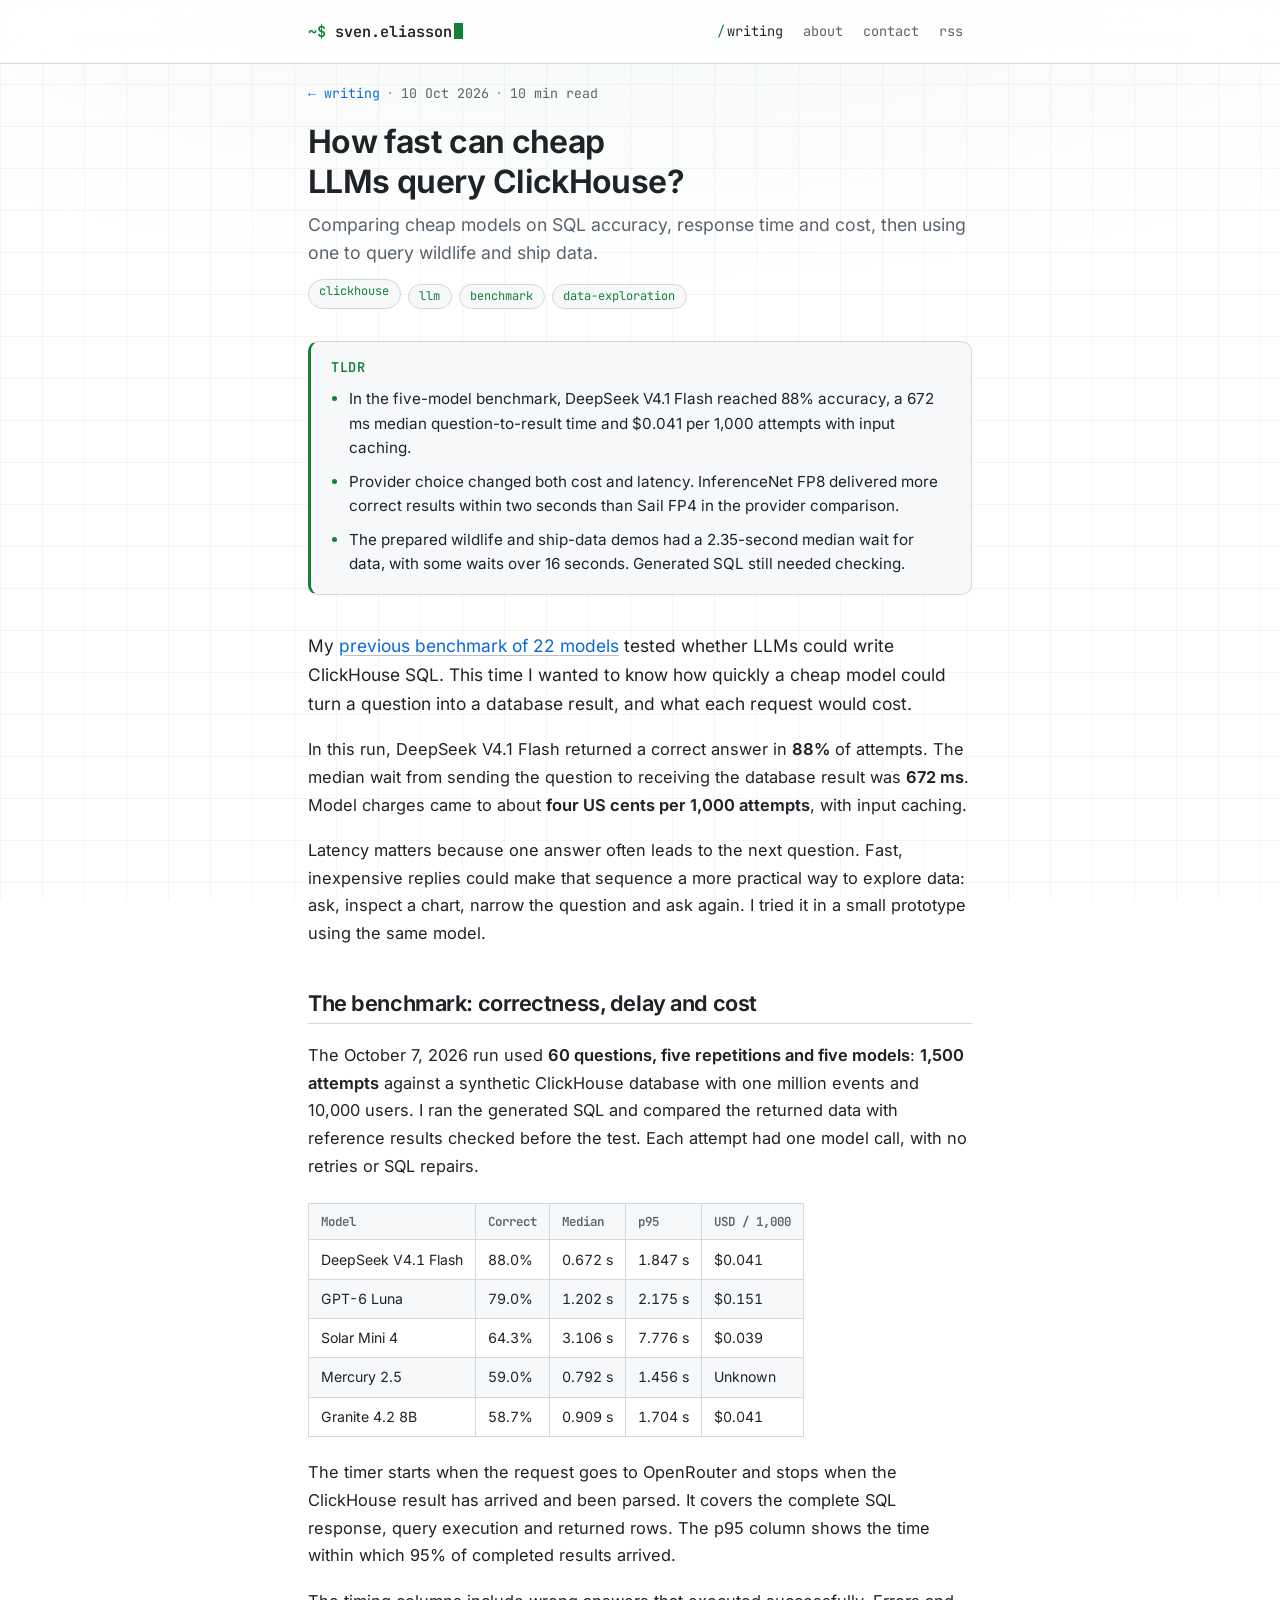
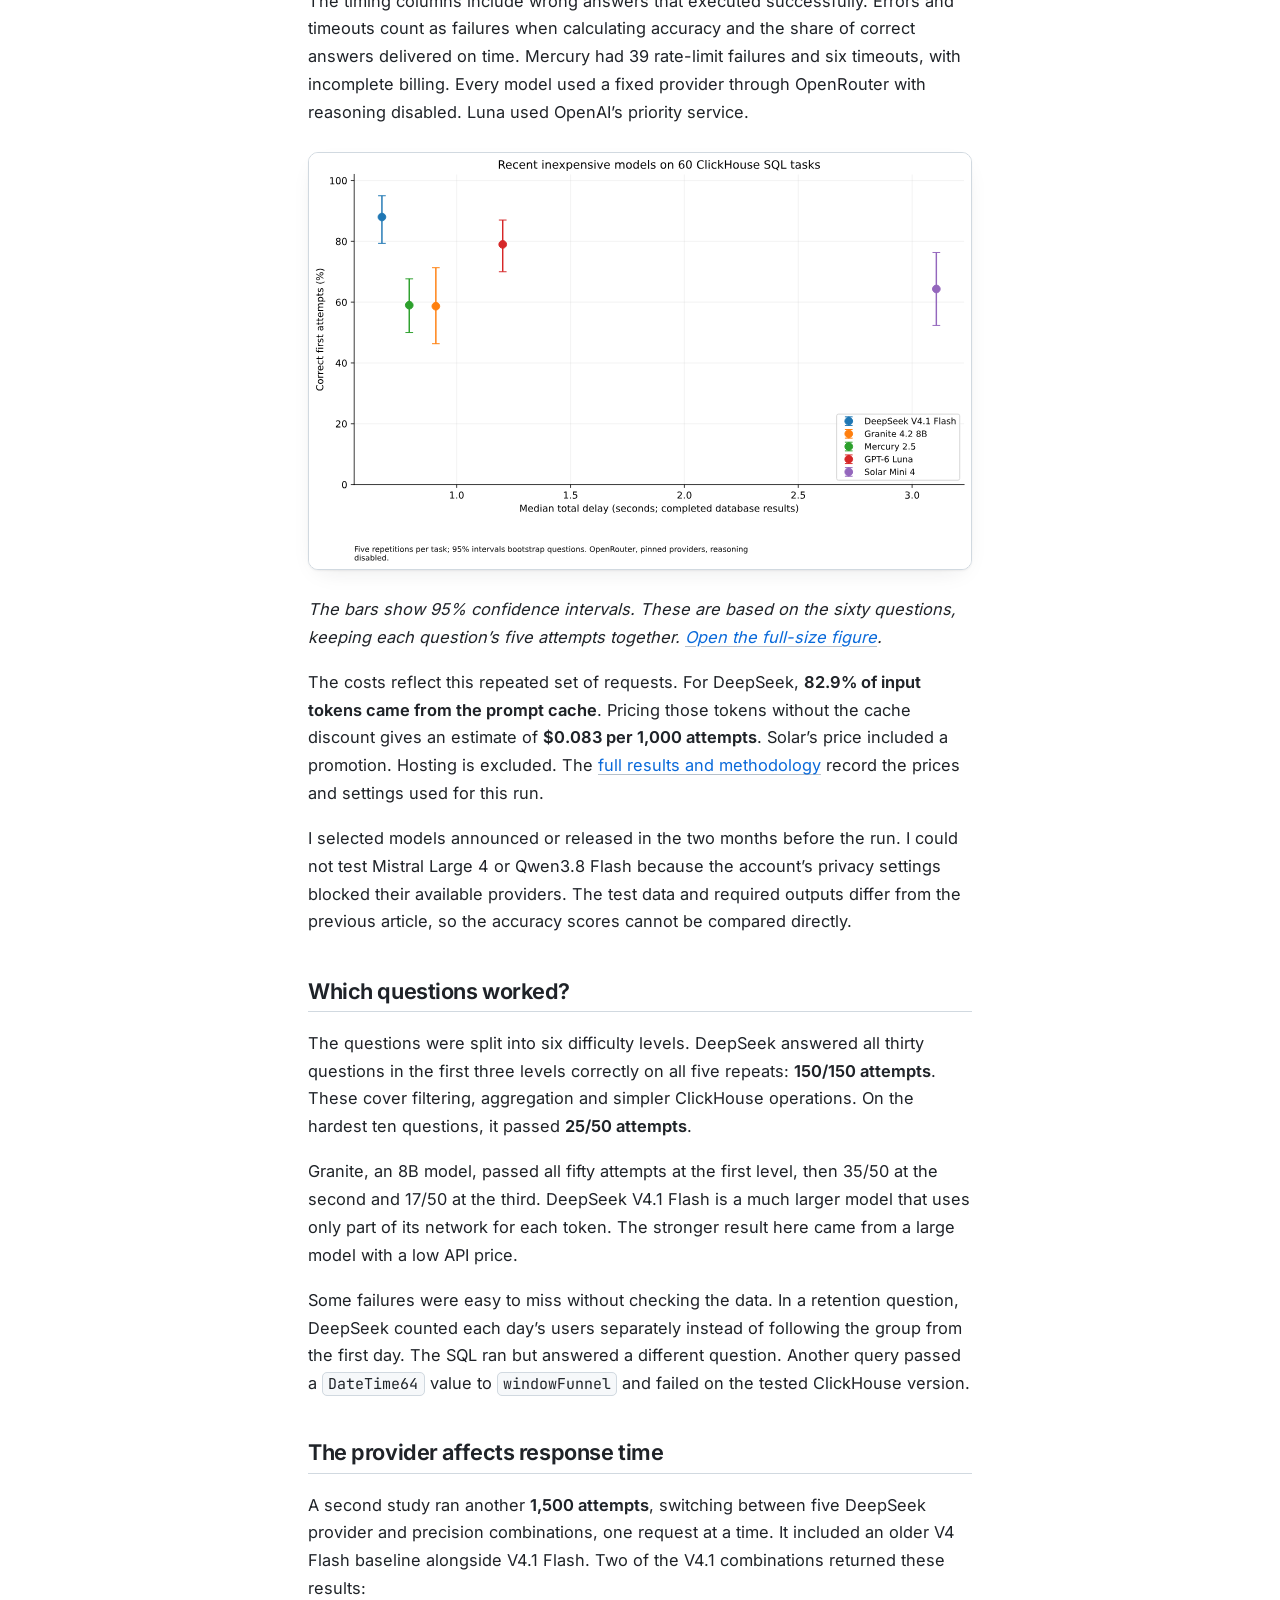
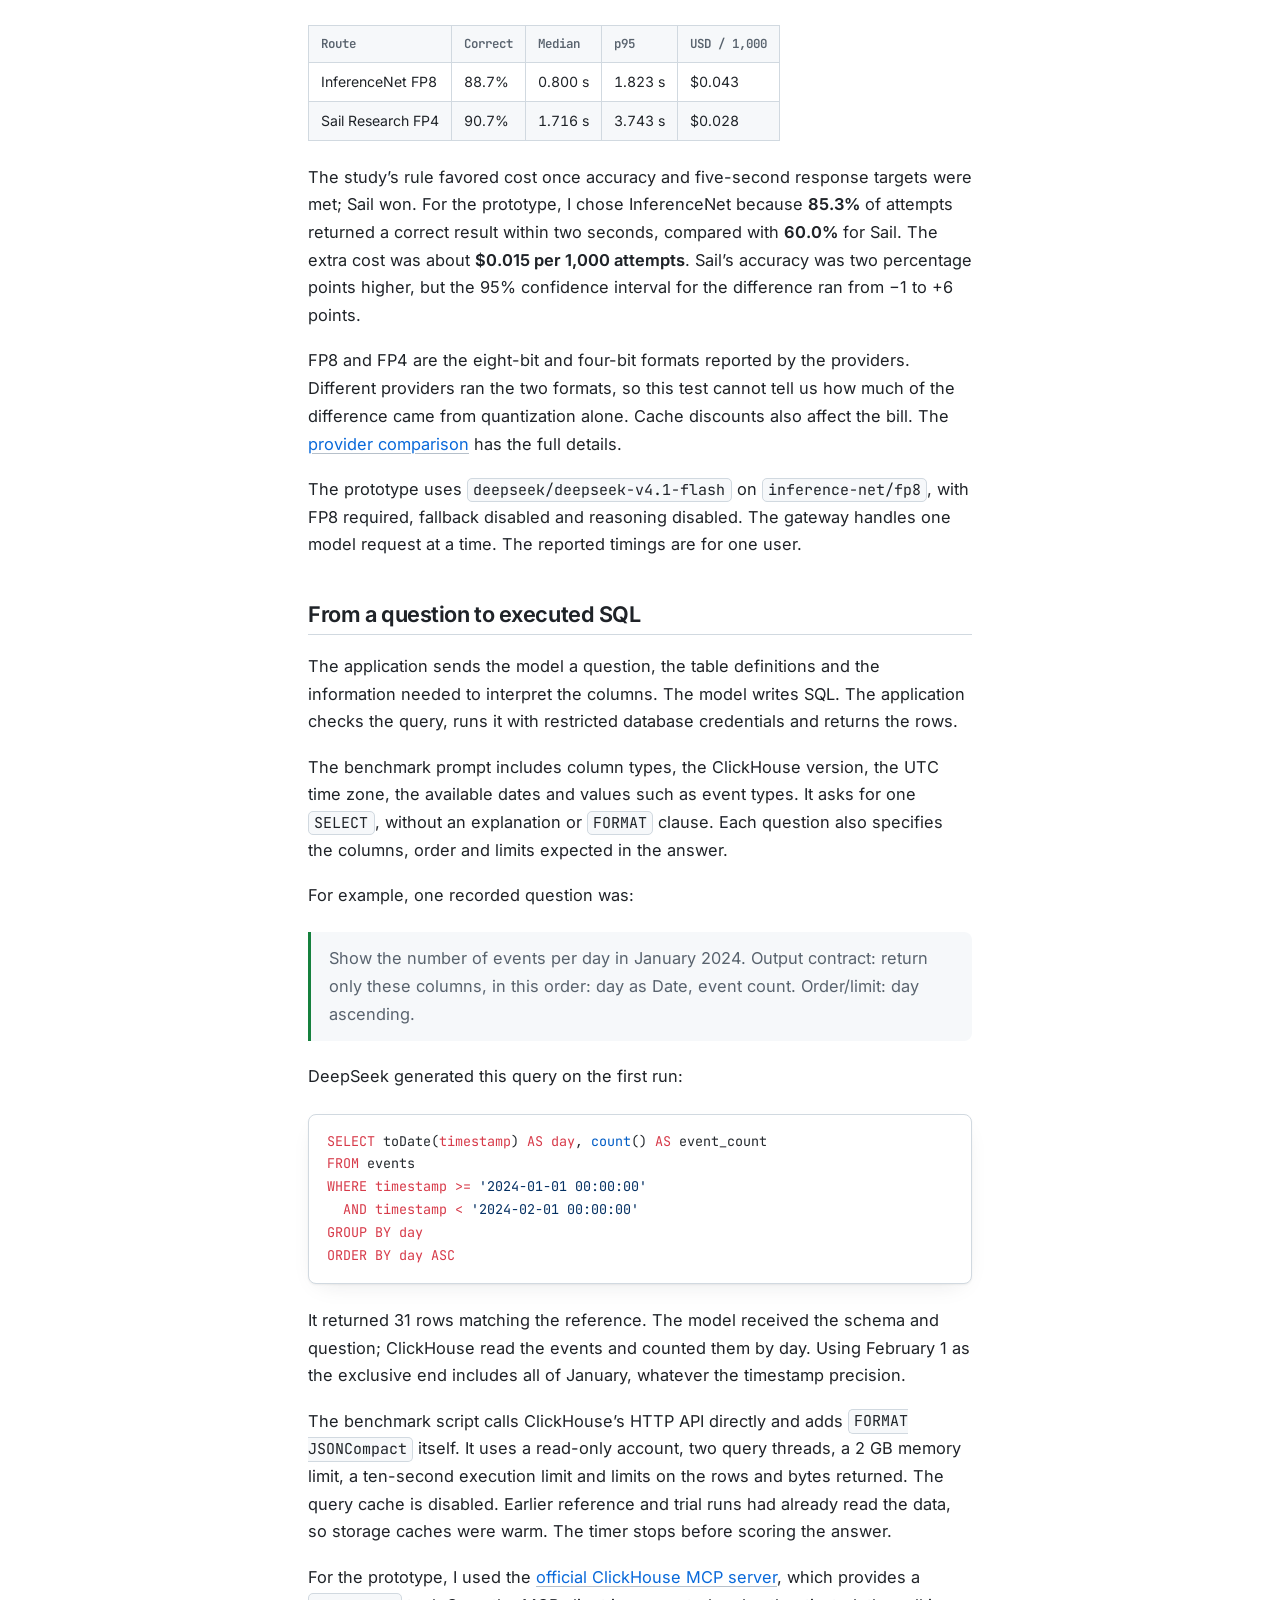
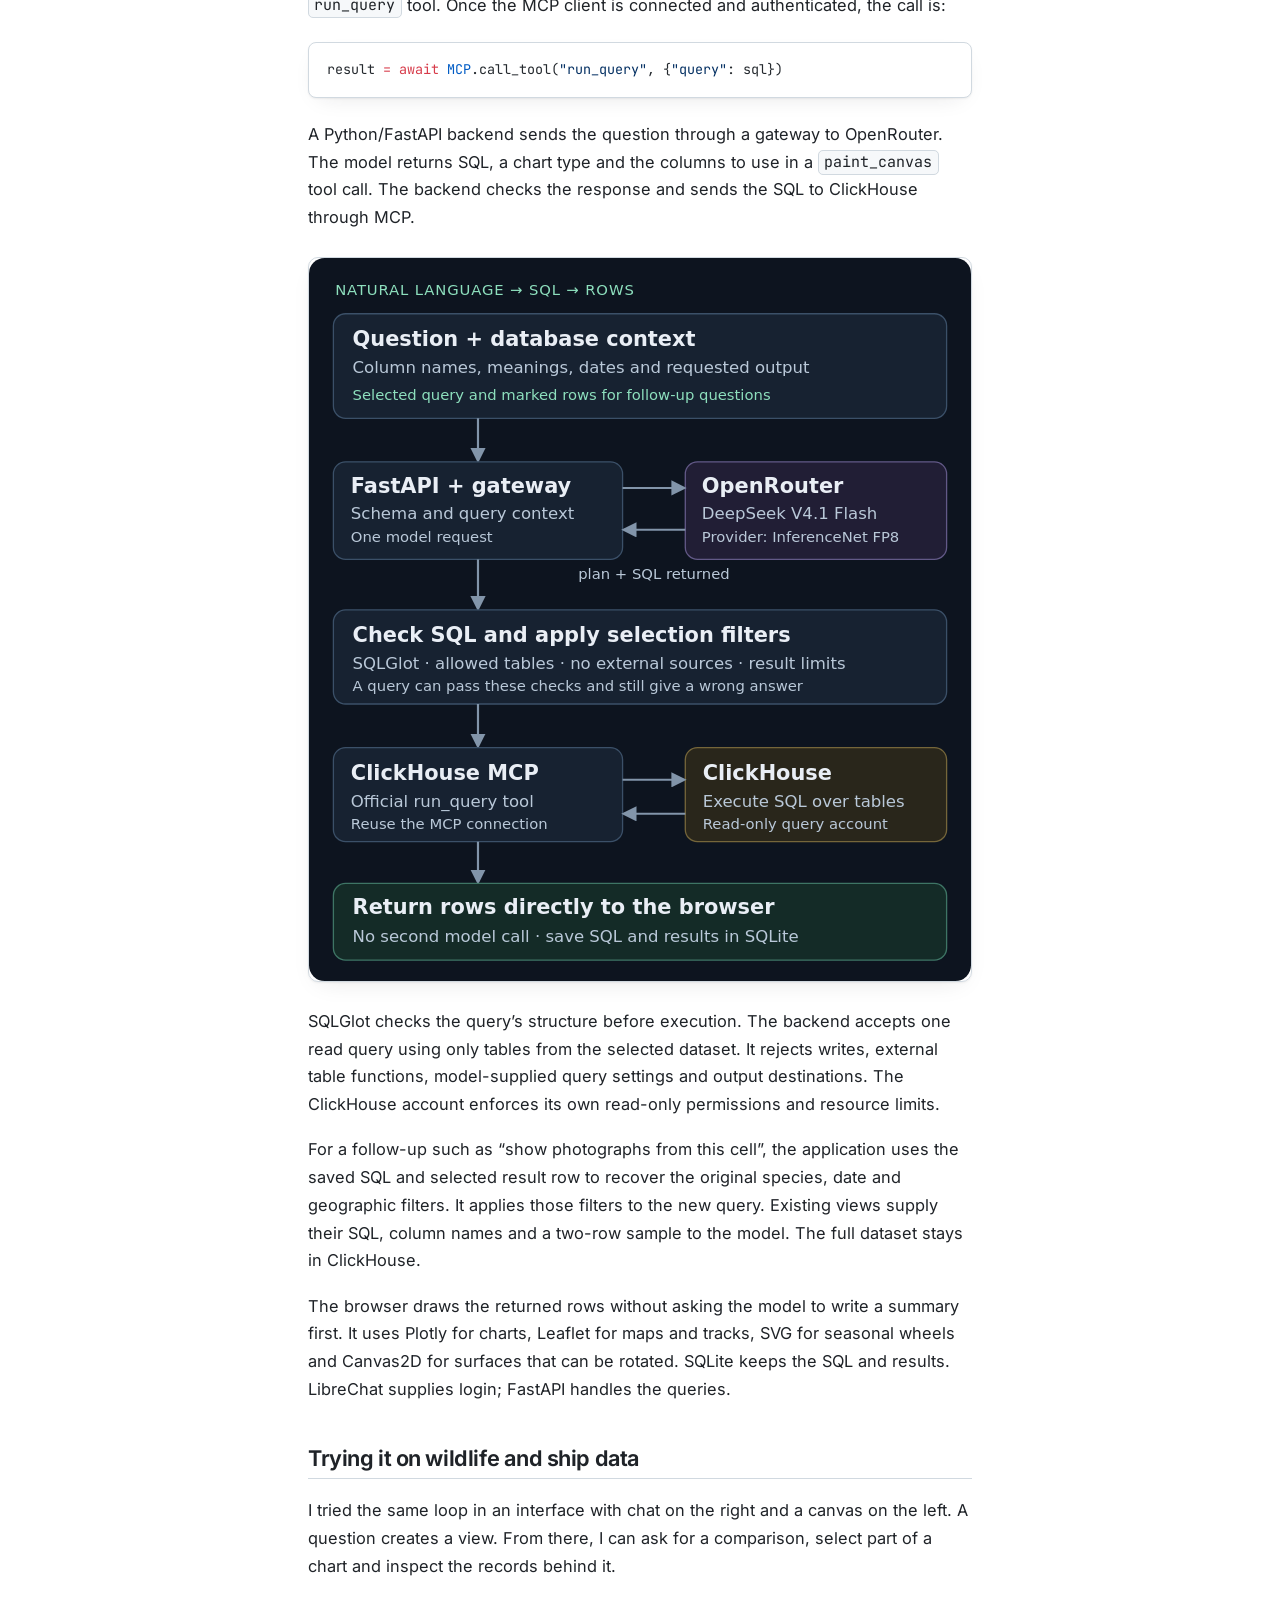
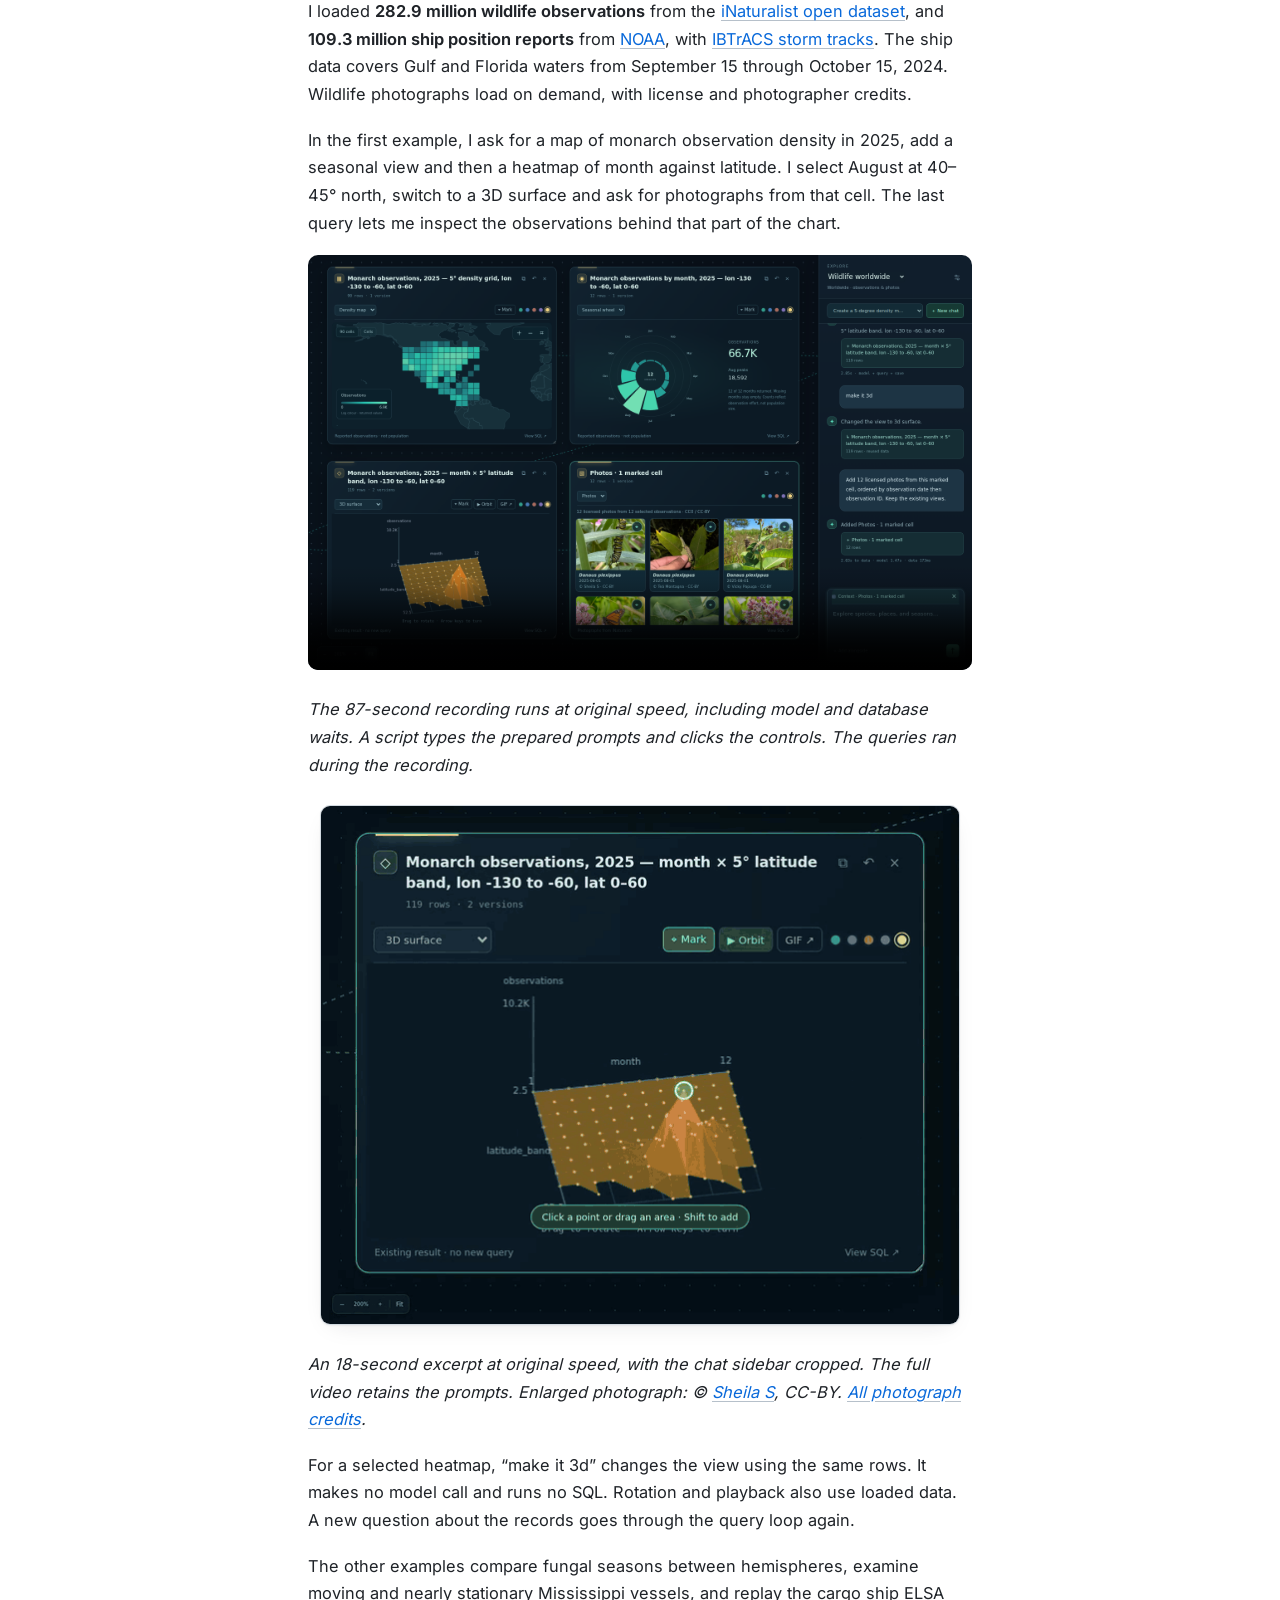
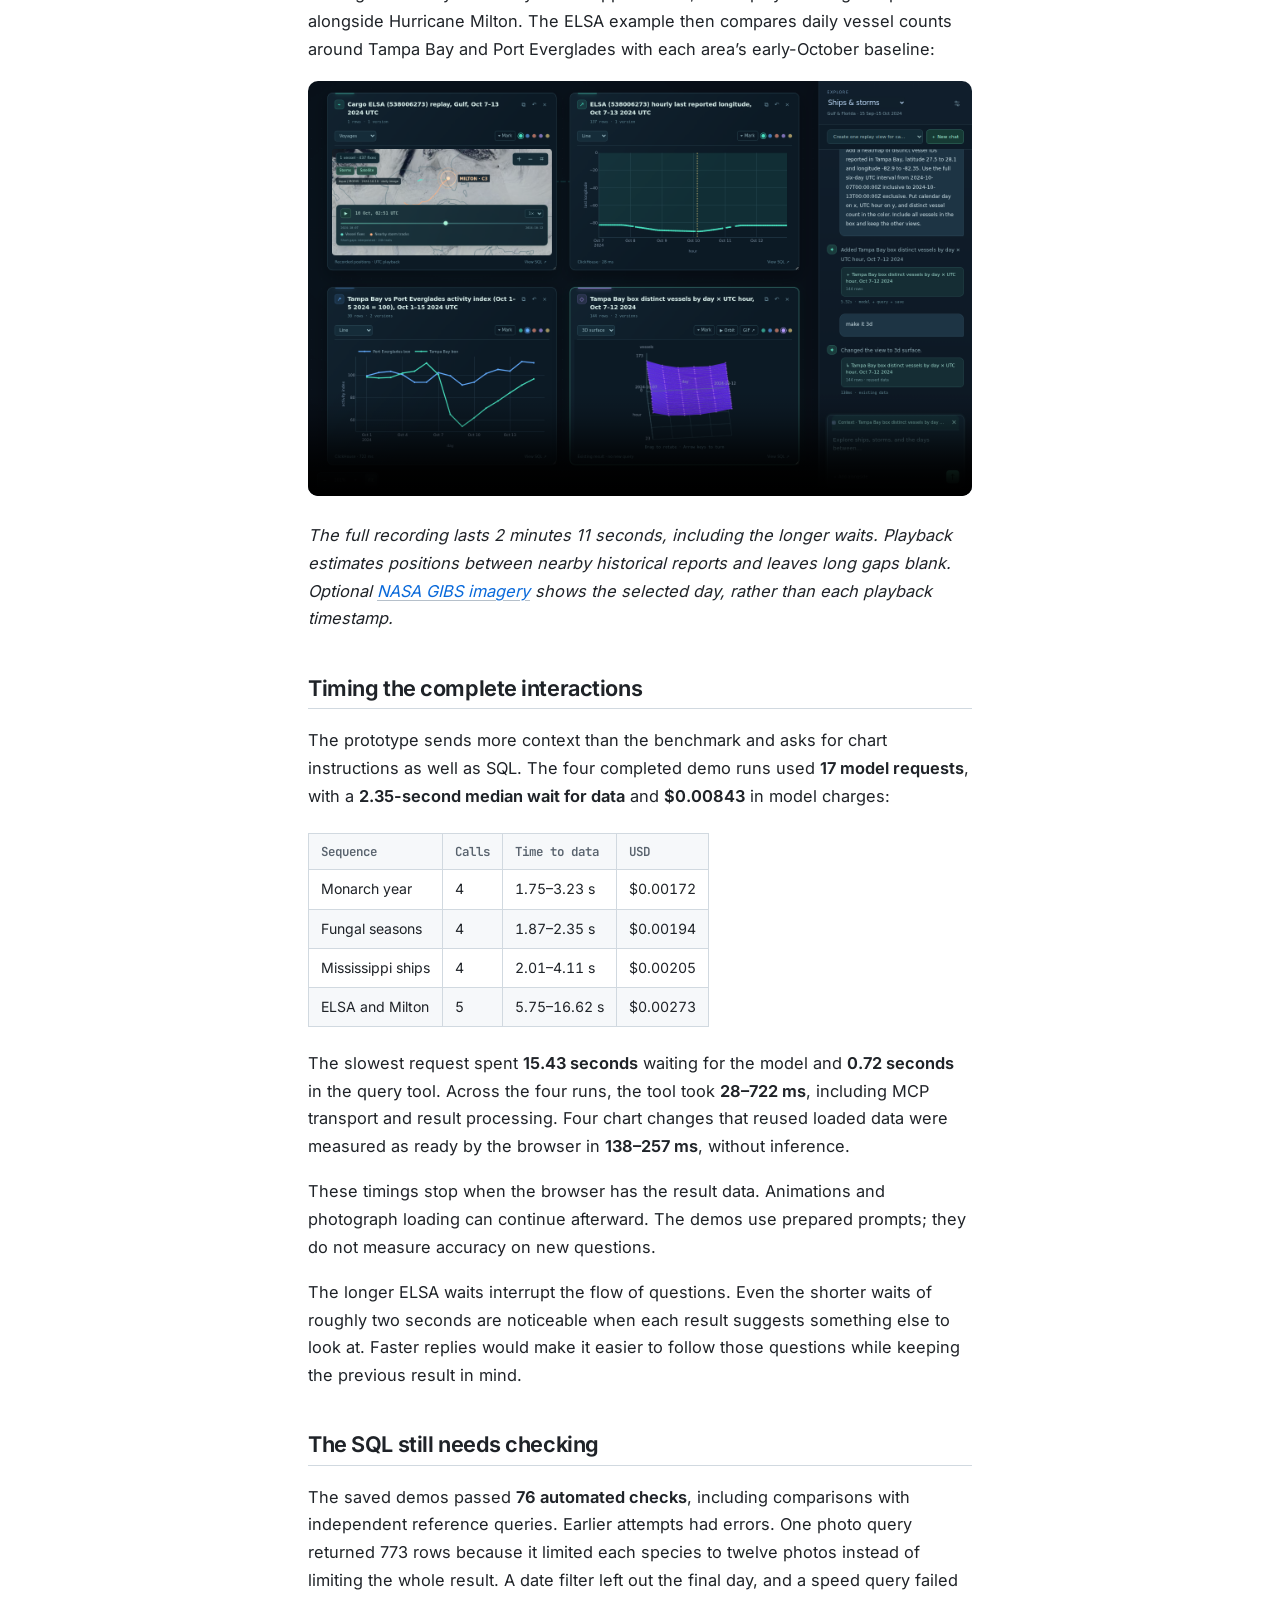
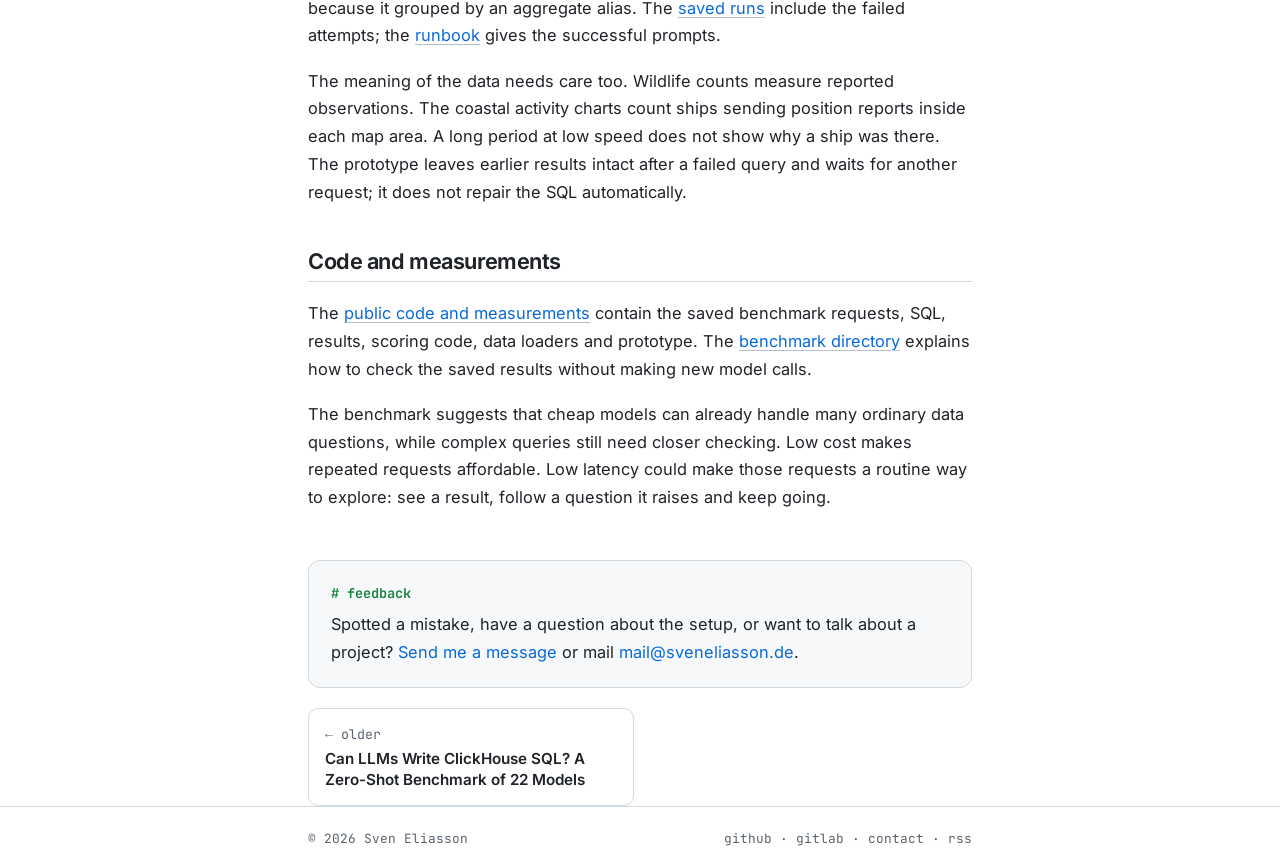
<file: clickhouse-fast-cheap-exploration/index.html>
<!DOCTYPE html><html lang="en"> <head><meta charset="utf-8"><meta name="viewport" content="width=device-width, initial-scale=1"><title>How fast can cheap LLMs query ClickHouse?</title><meta name="description" content="Comparing cheap models on SQL accuracy, response time and cost, then using one to query wildlife and ship data."><link rel="canonical" href="https://sveneliasson.de/clickhouse-fast-cheap-exploration/"><link rel="icon" type="image/svg+xml" href="/favicon.svg"><meta name="color-scheme" content="dark light"><meta property="og:title" content="How fast can cheap LLMs query ClickHouse?"><meta property="og:site_name" content="Sven Eliasson"><meta property="og:description" content="Comparing cheap models on SQL accuracy, response time and cost, then using one to query wildlife and ship data."><meta property="og:type" content="article"><meta property="og:url" content="https://sveneliasson.de/clickhouse-fast-cheap-exploration/"><meta property="og:image" content="https://sveneliasson.de/media/clickhouse-fast-cheap-exploration/benchmark-preview.png"><meta name="twitter:card" content="summary_large_image"><meta name="twitter:image" content="https://sveneliasson.de/media/clickhouse-fast-cheap-exploration/benchmark-preview.png"><link rel="alternate" type="application/rss+xml" title="Sven Eliasson" href="/rss.xml"><link rel="sitemap" href="/sitemap-index.xml"><link rel="stylesheet" href="/_astro/_slug_.BN0oVJjn.css">
<style>.post-header[data-astro-cid-yvbahnfj]{margin-bottom:2rem}.post-header[data-astro-cid-yvbahnfj] .meta[data-astro-cid-yvbahnfj]{display:flex;flex-wrap:wrap;gap:.4rem;align-items:center}.sep[data-astro-cid-yvbahnfj]{opacity:.6}.back[data-astro-cid-yvbahnfj]{text-decoration:none}.standfirst[data-astro-cid-yvbahnfj]{color:var(--muted);font-size:1.1rem;line-height:1.55;margin:.6rem 0 0;text-wrap:pretty}.tldr[data-astro-cid-yvbahnfj]{margin:0 0 2.2rem;padding:1.1rem 1.25rem;background:var(--bg-raise);border:1px solid var(--border);border-inline-start:3px solid var(--accent);border-radius:10px}.tldr[data-astro-cid-yvbahnfj] h2[data-astro-cid-yvbahnfj]{margin:0 0 .7rem;padding:0;border:0;color:var(--accent);font-family:var(--mono);font-size:.85rem;font-weight:600;letter-spacing:.04em}.tldr[data-astro-cid-yvbahnfj] ul[data-astro-cid-yvbahnfj]{margin:0;padding-inline-start:1.1rem;font-size:.95rem;line-height:1.6}.tldr[data-astro-cid-yvbahnfj] li[data-astro-cid-yvbahnfj]+li[data-astro-cid-yvbahnfj]{margin-top:.6rem}.tldr[data-astro-cid-yvbahnfj] li[data-astro-cid-yvbahnfj]::marker{color:var(--accent)}.cover[data-astro-cid-yvbahnfj]{display:block;width:100%;height:auto;max-height:32rem;object-fit:contain;background:var(--bg-raise);margin:0 0 2.2rem;box-shadow:var(--shadow)}.outro[data-astro-cid-yvbahnfj]{margin-top:3rem}.outro[data-astro-cid-yvbahnfj] p[data-astro-cid-yvbahnfj]{margin:0}.outro-title[data-astro-cid-yvbahnfj]{font-family:var(--mono);font-size:.85rem;font-weight:600;color:var(--accent);margin:0 0 .4rem!important}.post-nav[data-astro-cid-yvbahnfj]{display:grid;grid-template-columns:1fr 1fr;gap:.8rem;margin-top:1.2rem}.nav-card[data-astro-cid-yvbahnfj]{display:flex;flex-direction:column;gap:.25rem;padding:.9rem 1rem;border:1px solid var(--border);border-radius:10px;color:var(--fg);text-decoration:none;transition:border-color .15s ease,background .15s ease}.nav-card[data-astro-cid-yvbahnfj]:hover{border-color:var(--accent);background:var(--bg-raise);text-decoration:none}.nav-card[data-astro-cid-yvbahnfj].next{text-align:right}.nav-title[data-astro-cid-yvbahnfj]{font-weight:600;font-size:.95rem;line-height:1.35}.nav-card[data-astro-cid-yvbahnfj]:hover .nav-title[data-astro-cid-yvbahnfj]{color:var(--accent)}@media(max-width:34rem){.post-nav[data-astro-cid-yvbahnfj]{grid-template-columns:1fr}.nav-card[data-astro-cid-yvbahnfj].next{text-align:left}}
</style></head> <body> <header class="site"> <div class="wrap"> <a href="/" class="brand"><span class="prompt">~$</span> sven.eliasson<span class="cursor" aria-hidden="true"></span></a> <nav aria-label="Main"> <a href="/" aria-current="page">writing</a><a href="/about/">about</a><a href="/contact/">contact</a><a href="/rss.xml" data-secondary="true">rss</a> </nav> </div> </header> <main class="wrap">  <article data-astro-cid-yvbahnfj> <header class="post-header" data-astro-cid-yvbahnfj> <p class="meta" data-astro-cid-yvbahnfj> <a href="/" class="back" data-astro-cid-yvbahnfj>← writing</a> <span class="sep" data-astro-cid-yvbahnfj>·</span> <time datetime="2026-10-10T00:00:00.000Z" data-astro-cid-yvbahnfj>10 Oct 2026</time> <span class="sep" data-astro-cid-yvbahnfj>·</span> 10 min read
</p> <h1 data-astro-cid-yvbahnfj>How fast can cheap LLMs query ClickHouse?</h1> <p class="standfirst" data-astro-cid-yvbahnfj>Comparing cheap models on SQL accuracy, response time and cost, then using one to query wildlife and ship data.</p> <ul class="chips" aria-label="Tags" data-astro-cid-yvbahnfj> <li class="chip" data-astro-cid-yvbahnfj>clickhouse</li><li class="chip" data-astro-cid-yvbahnfj>llm</li><li class="chip" data-astro-cid-yvbahnfj>benchmark</li><li class="chip" data-astro-cid-yvbahnfj>data-exploration</li> </ul> </header> <section class="tldr" aria-labelledby="tldr" data-astro-cid-yvbahnfj> <h2 id="tldr" data-astro-cid-yvbahnfj>TLDR</h2> <ul data-astro-cid-yvbahnfj> <li data-astro-cid-yvbahnfj>In the five-model benchmark, DeepSeek V4.1 Flash reached 88% accuracy, a 672 ms median question-to-result time and $0.041 per 1,000 attempts with input caching.</li><li data-astro-cid-yvbahnfj>Provider choice changed both cost and latency. InferenceNet FP8 delivered more correct results within two seconds than Sail FP4 in the provider comparison.</li><li data-astro-cid-yvbahnfj>The prepared wildlife and ship-data demos had a 2.35-second median wait for data, with some waits over 16 seconds. Generated SQL still needed checking.</li> </ul> </section>  <p>My <a href="https://sveneliasson.de/can-llms-write-clickhouse-sql-zero-shot-evaluation/">previous benchmark of 22 models</a> tested whether LLMs could write ClickHouse SQL. This time I wanted to know how quickly a cheap model could turn a question into a database result, and what each request would cost.</p>
<p>In this run, DeepSeek V4.1 Flash returned a correct answer in <strong>88%</strong> of attempts. The median wait from sending the question to receiving the database result was <strong>672 ms</strong>. Model charges came to about <strong>four US cents per 1,000 attempts</strong>, with input caching.</p>
<p>Latency matters because one answer often leads to the next question. Fast, inexpensive replies could make that sequence a more practical way to explore data: ask, inspect a chart, narrow the question and ask again. I tried it in a small prototype using the same model.</p>
<h2 id="the-benchmark-correctness-delay-and-cost">The benchmark: correctness, delay and cost</h2>
<p>The October 7, 2026 run used <strong>60 questions, five repetitions and five models</strong>: <strong>1,500 attempts</strong> against a synthetic ClickHouse database with one million events and 10,000 users. I ran the generated SQL and compared the returned data with reference results checked before the test. Each attempt had one model call, with no retries or SQL repairs.</p>















































<table><thead><tr><th>Model</th><th align="right">Correct</th><th align="right">Median</th><th align="right">p95</th><th align="right">USD / 1,000</th></tr></thead><tbody><tr><td>DeepSeek V4.1 Flash</td><td align="right">88.0%</td><td align="right">0.672 s</td><td align="right">1.847 s</td><td align="right">$0.041</td></tr><tr><td>GPT-6 Luna</td><td align="right">79.0%</td><td align="right">1.202 s</td><td align="right">2.175 s</td><td align="right">$0.151</td></tr><tr><td>Solar Mini 4</td><td align="right">64.3%</td><td align="right">3.106 s</td><td align="right">7.776 s</td><td align="right">$0.039</td></tr><tr><td>Mercury 2.5</td><td align="right">59.0%</td><td align="right">0.792 s</td><td align="right">1.456 s</td><td align="right">Unknown</td></tr><tr><td>Granite 4.2 8B</td><td align="right">58.7%</td><td align="right">0.909 s</td><td align="right">1.704 s</td><td align="right">$0.041</td></tr></tbody></table>
<p>The timer starts when the request goes to OpenRouter and stops when the ClickHouse result has arrived and been parsed. It covers the complete SQL response, query execution and returned rows. The p95 column shows the time within which 95% of completed results arrived.</p>
<p>The timing columns include wrong answers that executed successfully. Errors and timeouts count as failures when calculating accuracy and the share of correct answers delivered on time. Mercury had 39 rate-limit failures and six timeouts, with incomplete billing. Every model used a fixed provider through OpenRouter with reasoning disabled. Luna used OpenAI’s priority service.</p>
<p><img src="/media/clickhouse-fast-cheap-exploration/benchmark-accuracy-latency.svg" alt="Accuracy and median response time for the five tested models"></p>
<p><em>The bars show 95% confidence intervals. These are based on the sixty questions, keeping each question’s five attempts together. <a href="/media/clickhouse-fast-cheap-exploration/benchmark-accuracy-latency.svg">Open the full-size figure</a>.</em></p>
<p>The costs reflect this repeated set of requests. For DeepSeek, <strong>82.9% of input tokens came from the prompt cache</strong>. Pricing those tokens without the cache discount gives an estimate of <strong>$0.083 per 1,000 attempts</strong>. Solar’s price included a promotion. Hosting is excluded. The <a href="https://github.com/comino/blog-experiments/blob/12796d59ab298b5959f542187ac94f76b5a7ec98/04-fast-cheap-clickhouse/benchmarks/llm-clickhouse-budget/results/full-analysis/RESULTS.md">full results and methodology</a> record the prices and settings used for this run.</p>
<p>I selected models announced or released in the two months before the run. I could not test Mistral Large 4 or Qwen3.8 Flash because the account’s privacy settings blocked their available providers. The test data and required outputs differ from the previous article, so the accuracy scores cannot be compared directly.</p>
<h2 id="which-questions-worked">Which questions worked?</h2>
<p>The questions were split into six difficulty levels. DeepSeek answered all thirty questions in the first three levels correctly on all five repeats: <strong>150/150 attempts</strong>. These cover filtering, aggregation and simpler ClickHouse operations. On the hardest ten questions, it passed <strong>25/50 attempts</strong>.</p>
<p>Granite, an 8B model, passed all fifty attempts at the first level, then 35/50 at the second and 17/50 at the third. DeepSeek V4.1 Flash is a much larger model that uses only part of its network for each token. The stronger result here came from a large model with a low API price.</p>
<p>Some failures were easy to miss without checking the data. In a retention question, DeepSeek counted each day’s users separately instead of following the group from the first day. The SQL ran but answered a different question. Another query passed a <code>DateTime64</code> value to <code>windowFunnel</code> and failed on the tested ClickHouse version.</p>
<h2 id="the-provider-affects-response-time">The provider affects response time</h2>
<p>A second study ran another <strong>1,500 attempts</strong>, switching between five DeepSeek provider and precision combinations, one request at a time. It included an older V4 Flash baseline alongside V4.1 Flash. Two of the V4.1 combinations returned these results:</p>


























<table><thead><tr><th>Route</th><th align="right">Correct</th><th align="right">Median</th><th align="right">p95</th><th align="right">USD / 1,000</th></tr></thead><tbody><tr><td>InferenceNet FP8</td><td align="right">88.7%</td><td align="right">0.800 s</td><td align="right">1.823 s</td><td align="right">$0.043</td></tr><tr><td>Sail Research FP4</td><td align="right">90.7%</td><td align="right">1.716 s</td><td align="right">3.743 s</td><td align="right">$0.028</td></tr></tbody></table>
<p>The study’s rule favored cost once accuracy and five-second response targets were met; Sail won. For the prototype, I chose InferenceNet because <strong>85.3%</strong> of attempts returned a correct result within two seconds, compared with <strong>60.0%</strong> for Sail. The extra cost was about <strong>$0.015 per 1,000 attempts</strong>. Sail’s accuracy was two percentage points higher, but the 95% confidence interval for the difference ran from −1 to +6 points.</p>
<p>FP8 and FP4 are the eight-bit and four-bit formats reported by the providers. Different providers ran the two formats, so this test cannot tell us how much of the difference came from quantization alone. Cache discounts also affect the bill. The <a href="https://github.com/comino/blog-experiments/blob/12796d59ab298b5959f542187ac94f76b5a7ec98/04-fast-cheap-clickhouse/benchmarks/llm-clickhouse-deepseek-quant/NOTES.md">provider comparison</a> has the full details.</p>
<p>The prototype uses <code>deepseek/deepseek-v4.1-flash</code> on <code>inference-net/fp8</code>, with FP8 required, fallback disabled and reasoning disabled. The gateway handles one model request at a time. The reported timings are for one user.</p>
<h2 id="from-a-question-to-executed-sql">From a question to executed SQL</h2>
<p>The application sends the model a question, the table definitions and the information needed to interpret the columns. The model writes SQL. The application checks the query, runs it with restricted database credentials and returns the rows.</p>
<p>The benchmark prompt includes column types, the ClickHouse version, the UTC time zone, the available dates and values such as event types. It asks for one <code>SELECT</code>, without an explanation or <code>FORMAT</code> clause. Each question also specifies the columns, order and limits expected in the answer.</p>
<p>For example, one recorded question was:</p>
<blockquote>
<p>Show the number of events per day in January 2024.
Output contract: return only these columns, in this order: day as Date, event count. Order/limit: day ascending.</p>
</blockquote>
<p>DeepSeek generated this query on the first run:</p>
<pre class="astro-code astro-code-themes github-light github-dark" style="background-color:#fff;--shiki-dark-bg:#24292e;color:#24292e;--shiki-dark:#e1e4e8; overflow-x: auto;" tabindex="0" data-language="sql"><code><span class="line"><span style="color:#D73A49;--shiki-dark:#F97583">SELECT</span><span style="color:#24292E;--shiki-dark:#E1E4E8"> toDate(</span><span style="color:#D73A49;--shiki-dark:#F97583">timestamp</span><span style="color:#24292E;--shiki-dark:#E1E4E8">) </span><span style="color:#D73A49;--shiki-dark:#F97583">AS</span><span style="color:#D73A49;--shiki-dark:#F97583"> day</span><span style="color:#24292E;--shiki-dark:#E1E4E8">, </span><span style="color:#005CC5;--shiki-dark:#79B8FF">count</span><span style="color:#24292E;--shiki-dark:#E1E4E8">() </span><span style="color:#D73A49;--shiki-dark:#F97583">AS</span><span style="color:#24292E;--shiki-dark:#E1E4E8"> event_count</span></span>
<span class="line"><span style="color:#D73A49;--shiki-dark:#F97583">FROM</span><span style="color:#24292E;--shiki-dark:#E1E4E8"> events</span></span>
<span class="line"><span style="color:#D73A49;--shiki-dark:#F97583">WHERE</span><span style="color:#D73A49;--shiki-dark:#F97583"> timestamp</span><span style="color:#D73A49;--shiki-dark:#F97583"> >=</span><span style="color:#032F62;--shiki-dark:#9ECBFF"> '2024-01-01 00:00:00'</span></span>
<span class="line"><span style="color:#D73A49;--shiki-dark:#F97583">  AND</span><span style="color:#D73A49;--shiki-dark:#F97583"> timestamp</span><span style="color:#D73A49;--shiki-dark:#F97583"> &#x3C;</span><span style="color:#032F62;--shiki-dark:#9ECBFF"> '2024-02-01 00:00:00'</span></span>
<span class="line"><span style="color:#D73A49;--shiki-dark:#F97583">GROUP BY</span><span style="color:#D73A49;--shiki-dark:#F97583"> day</span></span>
<span class="line"><span style="color:#D73A49;--shiki-dark:#F97583">ORDER BY</span><span style="color:#D73A49;--shiki-dark:#F97583"> day</span><span style="color:#D73A49;--shiki-dark:#F97583"> ASC</span></span></code></pre>
<p>It returned 31 rows matching the reference. The model received the schema and question; ClickHouse read the events and counted them by day. Using February 1 as the exclusive end includes all of January, whatever the timestamp precision.</p>
<p>The benchmark script calls ClickHouse’s HTTP API directly and adds <code>FORMAT JSONCompact</code> itself. It uses a read-only account, two query threads, a 2 GB memory limit, a ten-second execution limit and limits on the rows and bytes returned. The query cache is disabled. Earlier reference and trial runs had already read the data, so storage caches were warm. The timer stops before scoring the answer.</p>
<p>For the prototype, I used the <a href="https://github.com/ClickHouse/mcp-clickhouse">official ClickHouse MCP server</a>, which provides a <code>run_query</code> tool. Once the MCP client is connected and authenticated, the call is:</p>
<pre class="astro-code astro-code-themes github-light github-dark" style="background-color:#fff;--shiki-dark-bg:#24292e;color:#24292e;--shiki-dark:#e1e4e8; overflow-x: auto;" tabindex="0" data-language="python"><code><span class="line"><span style="color:#24292E;--shiki-dark:#E1E4E8">result </span><span style="color:#D73A49;--shiki-dark:#F97583">=</span><span style="color:#D73A49;--shiki-dark:#F97583"> await</span><span style="color:#005CC5;--shiki-dark:#79B8FF"> MCP</span><span style="color:#24292E;--shiki-dark:#E1E4E8">.call_tool(</span><span style="color:#032F62;--shiki-dark:#9ECBFF">"run_query"</span><span style="color:#24292E;--shiki-dark:#E1E4E8">, {</span><span style="color:#032F62;--shiki-dark:#9ECBFF">"query"</span><span style="color:#24292E;--shiki-dark:#E1E4E8">: sql})</span></span></code></pre>
<p>A Python/FastAPI backend sends the question through a gateway to OpenRouter. The model returns SQL, a chart type and the columns to use in a <code>paint_canvas</code> tool call. The backend checks the response and sends the SQL to ClickHouse through MCP.</p>
<p><img src="/media/clickhouse-fast-cheap-exploration/stack.svg" alt="How a question becomes SQL and a ClickHouse result in the prototype"></p>
<p>SQLGlot checks the query’s structure before execution. The backend accepts one read query using only tables from the selected dataset. It rejects writes, external table functions, model-supplied query settings and output destinations. The ClickHouse account enforces its own read-only permissions and resource limits.</p>
<p>For a follow-up such as “show photographs from this cell”, the application uses the saved SQL and selected result row to recover the original species, date and geographic filters. It applies those filters to the new query. Existing views supply their SQL, column names and a two-row sample to the model. The full dataset stays in ClickHouse.</p>
<p>The browser draws the returned rows without asking the model to write a summary first. It uses Plotly for charts, Leaflet for maps and tracks, SVG for seasonal wheels and Canvas2D for surfaces that can be rotated. SQLite keeps the SQL and results. LibreChat supplies login; FastAPI handles the queries.</p>
<h2 id="trying-it-on-wildlife-and-ship-data">Trying it on wildlife and ship data</h2>
<p>I tried the same loop in an interface with chat on the right and a canvas on the left. A question creates a view. From there, I can ask for a comparison, select part of a chart and inspect the records behind it.</p>
<p>I loaded <strong>282.9 million wildlife observations</strong> from the <a href="https://github.com/inaturalist/inaturalist-open-data">iNaturalist open dataset</a>, and <strong>109.3 million ship position reports</strong> from <a href="https://github.com/ocm-marinecadastre/ais-vessel-traffic">NOAA</a>, with <a href="https://www.ncei.noaa.gov/products/international-best-track-archive">IBTrACS storm tracks</a>. The ship data covers Gulf and Florida waters from September 15 through October 15, 2024. Wildlife photographs load on demand, with license and photographer credits.</p>
<p>In the first example, I ask for a map of monarch observation density in 2025, add a seasonal view and then a heatmap of month against latitude. I select August at 40–45° north, switch to a 3D surface and ask for photographs from that cell. The last query lets me inspect the observations behind that part of the chart.</p>
<video controls playsinline preload="metadata" width="1600" height="1000" style="width:100%;height:auto;border-radius:10px" poster="/media/clickhouse-fast-cheap-exploration/canvas-poster.webp" aria-label="Monarch exploration from a density map to seasonal counts and photographs">
  <source src="/media/clickhouse-fast-cheap-exploration/monarch-demo.mp4" type="video/mp4">
  <source src="/media/clickhouse-fast-cheap-exploration/monarch-demo.webm" type="video/webm">
  <a href="/media/clickhouse-fast-cheap-exploration/monarch-demo.mp4">Watch the monarch demonstration.</a>
</video>
<p><em>The 87-second recording runs at original speed, including model and database waits. A script types the prepared prompts and clicks the controls. The queries ran during the recording.</em></p>
<picture>
  <source media="(prefers-reduced-motion: reduce)" srcset="/media/clickhouse-fast-cheap-exploration/canvas-poster.webp">
  <img src="/media/clickhouse-fast-cheap-exploration/monarch-preview.gif" width="640" height="520" loading="lazy" alt="A marked 3D result, a photo query, gallery arrival and an enlarged caterpillar photograph">
</picture>
<p><em>An 18-second excerpt at original speed, with the chat sidebar cropped. The full video retains the prompts. Enlarged photograph: © <a href="https://www.inaturalist.org/photos/546062167">Sheila S</a>, CC-BY. <a href="/media/clickhouse-fast-cheap-exploration/photo-credits.html">All photograph credits</a>.</em></p>
<p>For a selected heatmap, “make it 3d” changes the view using the same rows. It makes no model call and runs no SQL. Rotation and playback also use loaded data. A new question about the records goes through the query loop again.</p>
<p>The other examples compare fungal seasons between hemispheres, examine moving and nearly stationary Mississippi vessels, and replay the cargo ship ELSA alongside Hurricane Milton. The ELSA example then compares daily vessel counts around Tampa Bay and Port Everglades with each area’s early-October baseline:</p>
<video controls playsinline preload="none" width="1600" height="1000" style="width:100%;height:auto;border-radius:10px" poster="/media/clickhouse-fast-cheap-exploration/elsa-poster.webp" aria-label="ELSA and Milton with historical ship and storm playback and coastal activity queries">
  <source src="/media/clickhouse-fast-cheap-exploration/elsa-milton-demo.mp4" type="video/mp4">
  <source src="/media/clickhouse-fast-cheap-exploration/elsa-milton-demo.webm" type="video/webm">
  <a href="/media/clickhouse-fast-cheap-exploration/elsa-milton-demo.mp4">Watch the ELSA and Milton demonstration.</a>
</video>
<p><em>The full recording lasts 2 minutes 11 seconds, including the longer waits. Playback estimates positions between nearby historical reports and leaves long gaps blank. Optional <a href="https://nasa-gibs.github.io/gibs-api-docs/access-basics/">NASA GIBS imagery</a> shows the selected day, rather than each playback timestamp.</em></p>
<h2 id="timing-the-complete-interactions">Timing the complete interactions</h2>
<p>The prototype sends more context than the benchmark and asks for chart instructions as well as SQL. The four completed demo runs used <strong>17 model requests</strong>, with a <strong>2.35-second median wait for data</strong> and <strong>$0.00843</strong> in model charges:</p>



































<table><thead><tr><th>Sequence</th><th align="right">Calls</th><th align="right">Time to data</th><th align="right">USD</th></tr></thead><tbody><tr><td>Monarch year</td><td align="right">4</td><td align="right">1.75–3.23 s</td><td align="right">$0.00172</td></tr><tr><td>Fungal seasons</td><td align="right">4</td><td align="right">1.87–2.35 s</td><td align="right">$0.00194</td></tr><tr><td>Mississippi ships</td><td align="right">4</td><td align="right">2.01–4.11 s</td><td align="right">$0.00205</td></tr><tr><td>ELSA and Milton</td><td align="right">5</td><td align="right">5.75–16.62 s</td><td align="right">$0.00273</td></tr></tbody></table>
<p>The slowest request spent <strong>15.43 seconds</strong> waiting for the model and <strong>0.72 seconds</strong> in the query tool. Across the four runs, the tool took <strong>28–722 ms</strong>, including MCP transport and result processing. Four chart changes that reused loaded data were measured as ready by the browser in <strong>138–257 ms</strong>, without inference.</p>
<p>These timings stop when the browser has the result data. Animations and photograph loading can continue afterward. The demos use prepared prompts; they do not measure accuracy on new questions.</p>
<p>The longer ELSA waits interrupt the flow of questions. Even the shorter waits of roughly two seconds are noticeable when each result suggests something else to look at. Faster replies would make it easier to follow those questions while keeping the previous result in mind.</p>
<h2 id="the-sql-still-needs-checking">The SQL still needs checking</h2>
<p>The saved demos passed <strong>76 automated checks</strong>, including comparisons with independent reference queries. Earlier attempts had errors. One photo query returned 773 rows because it limited each species to twelve photos instead of limiting the whole result. A date filter left out the final day, and a speed query failed because it grouped by an aggregate alias. The <a href="https://github.com/comino/blog-experiments/blob/12796d59ab298b5959f542187ac94f76b5a7ec98/04-fast-cheap-clickhouse/performance/demo-stories-01/summary.json">saved runs</a> include the failed attempts; the <a href="https://github.com/comino/blog-experiments/blob/12796d59ab298b5959f542187ac94f76b5a7ec98/04-fast-cheap-clickhouse/demos/README.md">runbook</a> gives the successful prompts.</p>
<p>The meaning of the data needs care too. Wildlife counts measure reported observations. The coastal activity charts count ships sending position reports inside each map area. A long period at low speed does not show why a ship was there. The prototype leaves earlier results intact after a failed query and waits for another request; it does not repair the SQL automatically.</p>
<h2 id="code-and-measurements">Code and measurements</h2>
<p>The <a href="https://github.com/comino/blog-experiments/tree/12796d59ab298b5959f542187ac94f76b5a7ec98/04-fast-cheap-clickhouse">public code and measurements</a> contain the saved benchmark requests, SQL, results, scoring code, data loaders and prototype. The <a href="https://github.com/comino/blog-experiments/tree/12796d59ab298b5959f542187ac94f76b5a7ec98/04-fast-cheap-clickhouse/benchmarks/llm-clickhouse-budget">benchmark directory</a> explains how to check the saved results without making new model calls.</p>
<p>The benchmark suggests that cheap models can already handle many ordinary data questions, while complex queries still need closer checking. Low cost makes repeated requests affordable. Low latency could make those requests a routine way to explore: see a result, follow a question it raises and keep going.</p> </article> <aside class="outro card" data-astro-cid-yvbahnfj> <p class="outro-title" data-astro-cid-yvbahnfj># feedback</p> <p data-astro-cid-yvbahnfj>
Spotted a mistake, have a question about the setup, or want to talk about a
      project? <a href="/contact/" data-astro-cid-yvbahnfj>Send me a message</a> or mail
<a href="mailto:mail@sveneliasson.de" data-astro-cid-yvbahnfj>mail@sveneliasson.de</a>.
</p> </aside> <nav class="post-nav" aria-label="More posts" data-astro-cid-yvbahnfj> <a class="nav-card" href="/can-llms-write-clickhouse-sql-zero-shot-evaluation/" data-astro-cid-yvbahnfj> <span class="meta" data-astro-cid-yvbahnfj>← older</span> <span class="nav-title" data-astro-cid-yvbahnfj>Can LLMs Write ClickHouse SQL? A Zero-Shot Benchmark of 22 Models</span> </a> <span data-astro-cid-yvbahnfj></span> </nav>   </main> <footer class="site"> <div class="wrap"> <span>© 2026 Sven Eliasson</span> <span> <a href="https://github.com/comino">github</a> ·
<a href="https://gitlab.com/comino">gitlab</a> ·
<a href="/contact/">contact</a> ·
<a href="/rss.xml">rss</a> </span> </div> </footer> <script type="module">if(navigator.clipboard)for(const e of document.querySelectorAll("article pre")){const t=document.createElement("button");t.type="button",t.className="copy-btn",t.textContent="copy",t.setAttribute("aria-label","Copy code to clipboard"),t.addEventListener("click",async()=>{const o=e.querySelector("code")?.innerText??e.innerText;try{await navigator.clipboard.writeText(o.replace(/\n$/,"")),t.textContent="copied",t.classList.add("done"),setTimeout(()=>{t.textContent="copy",t.classList.remove("done")},1600)}catch{t.textContent="failed"}}),e.appendChild(t)}</script> </body> </html>
</file>
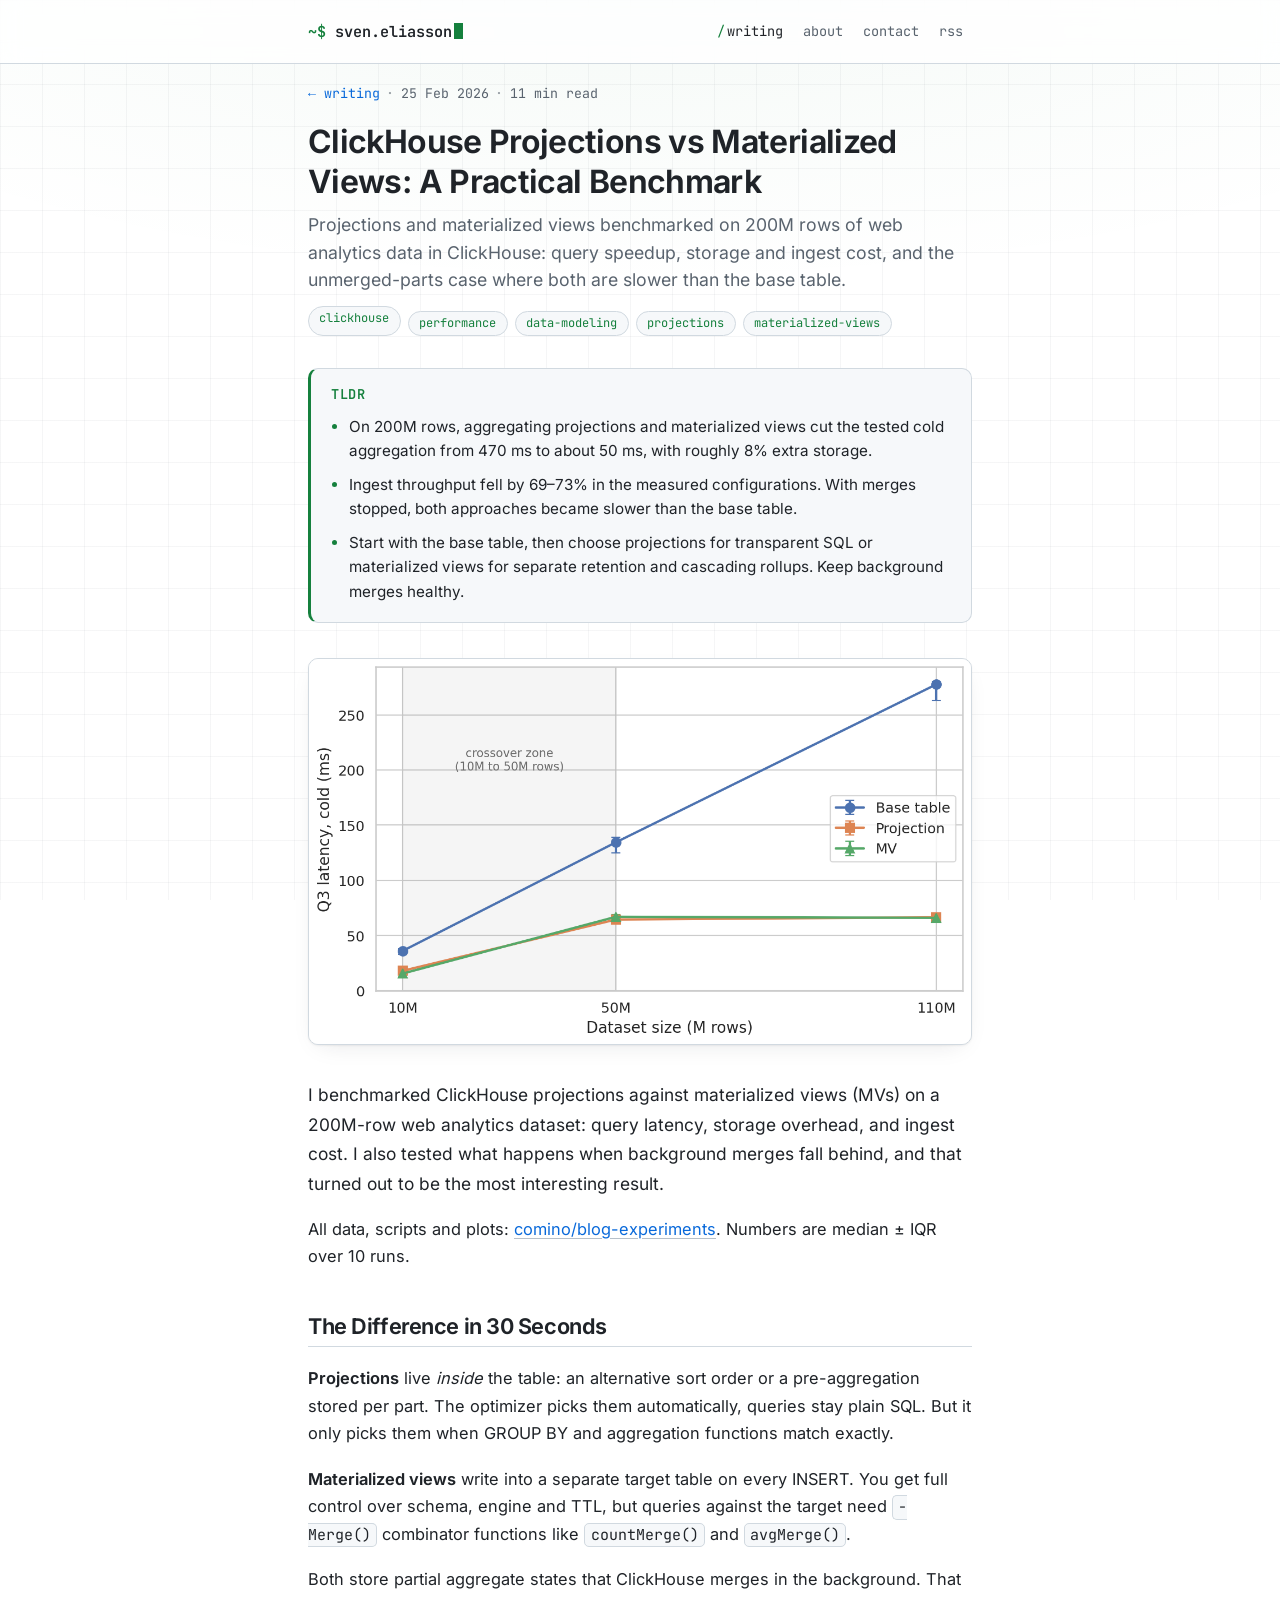
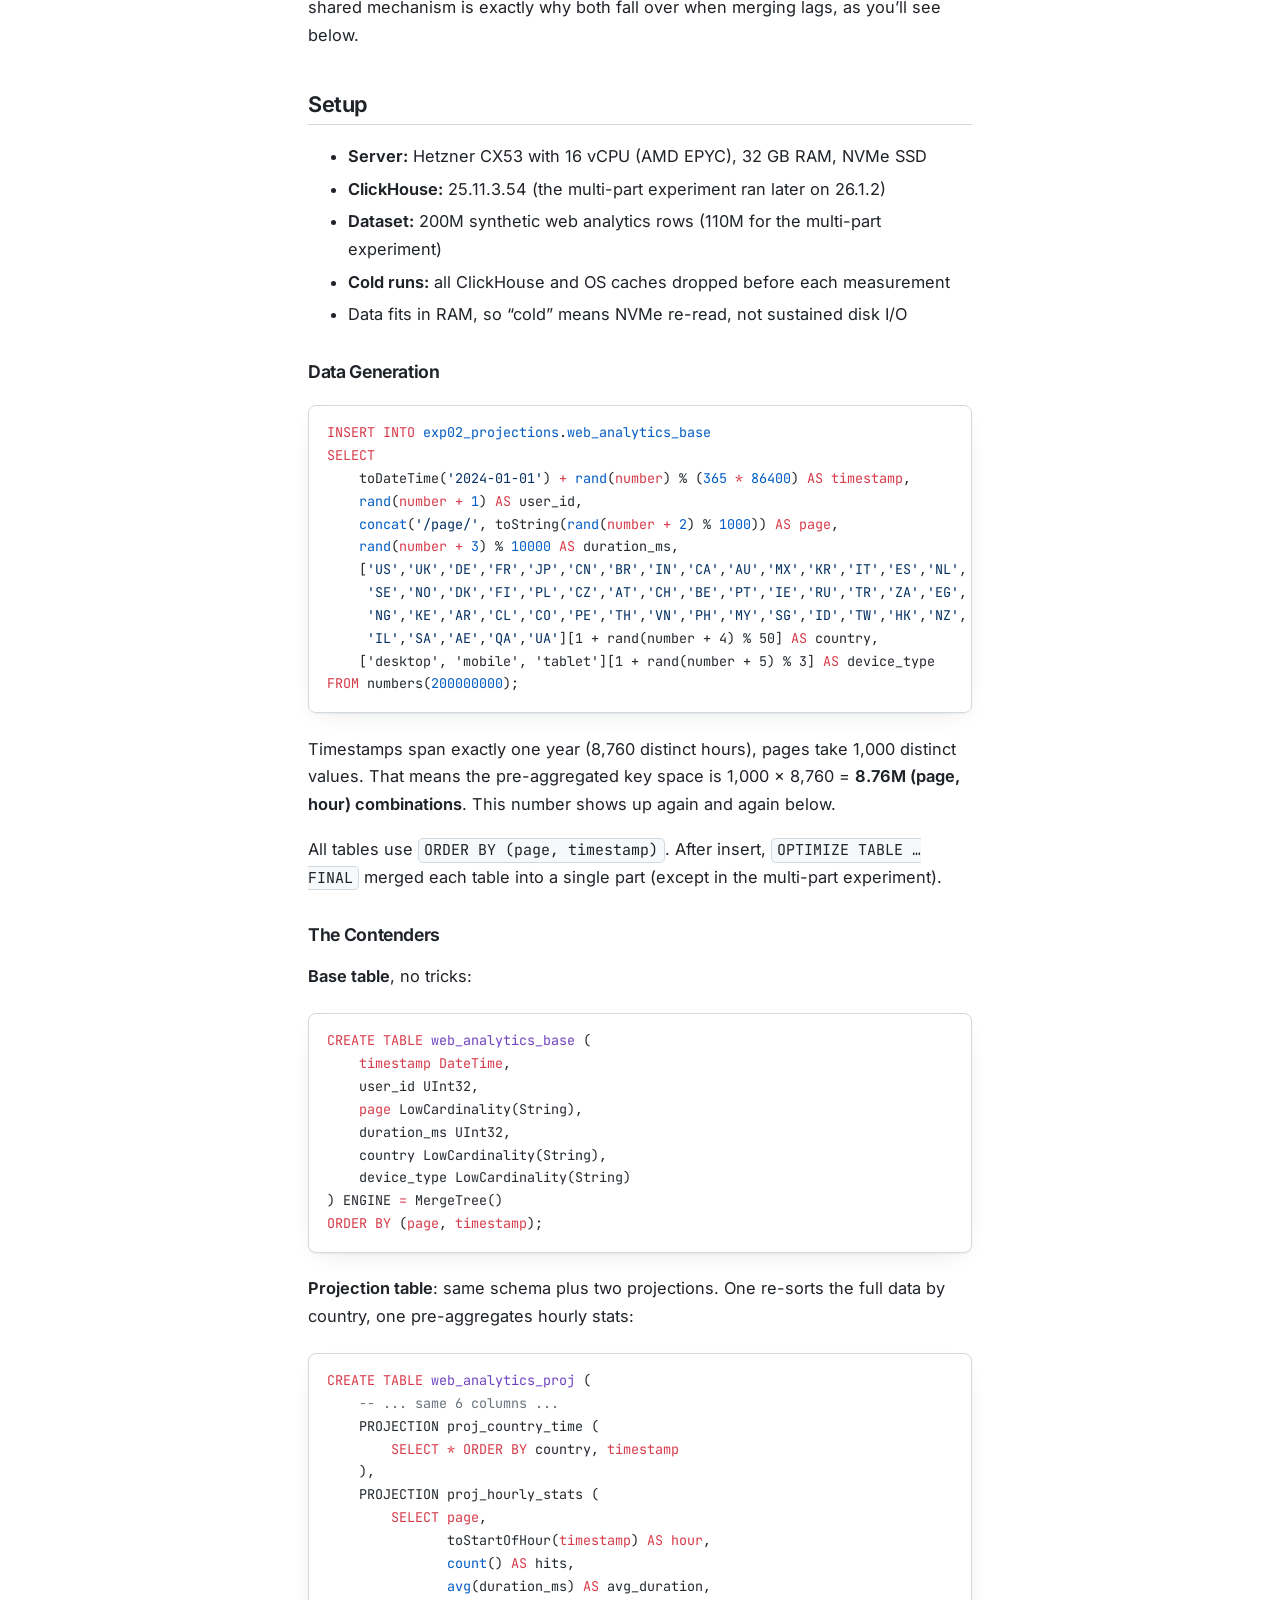
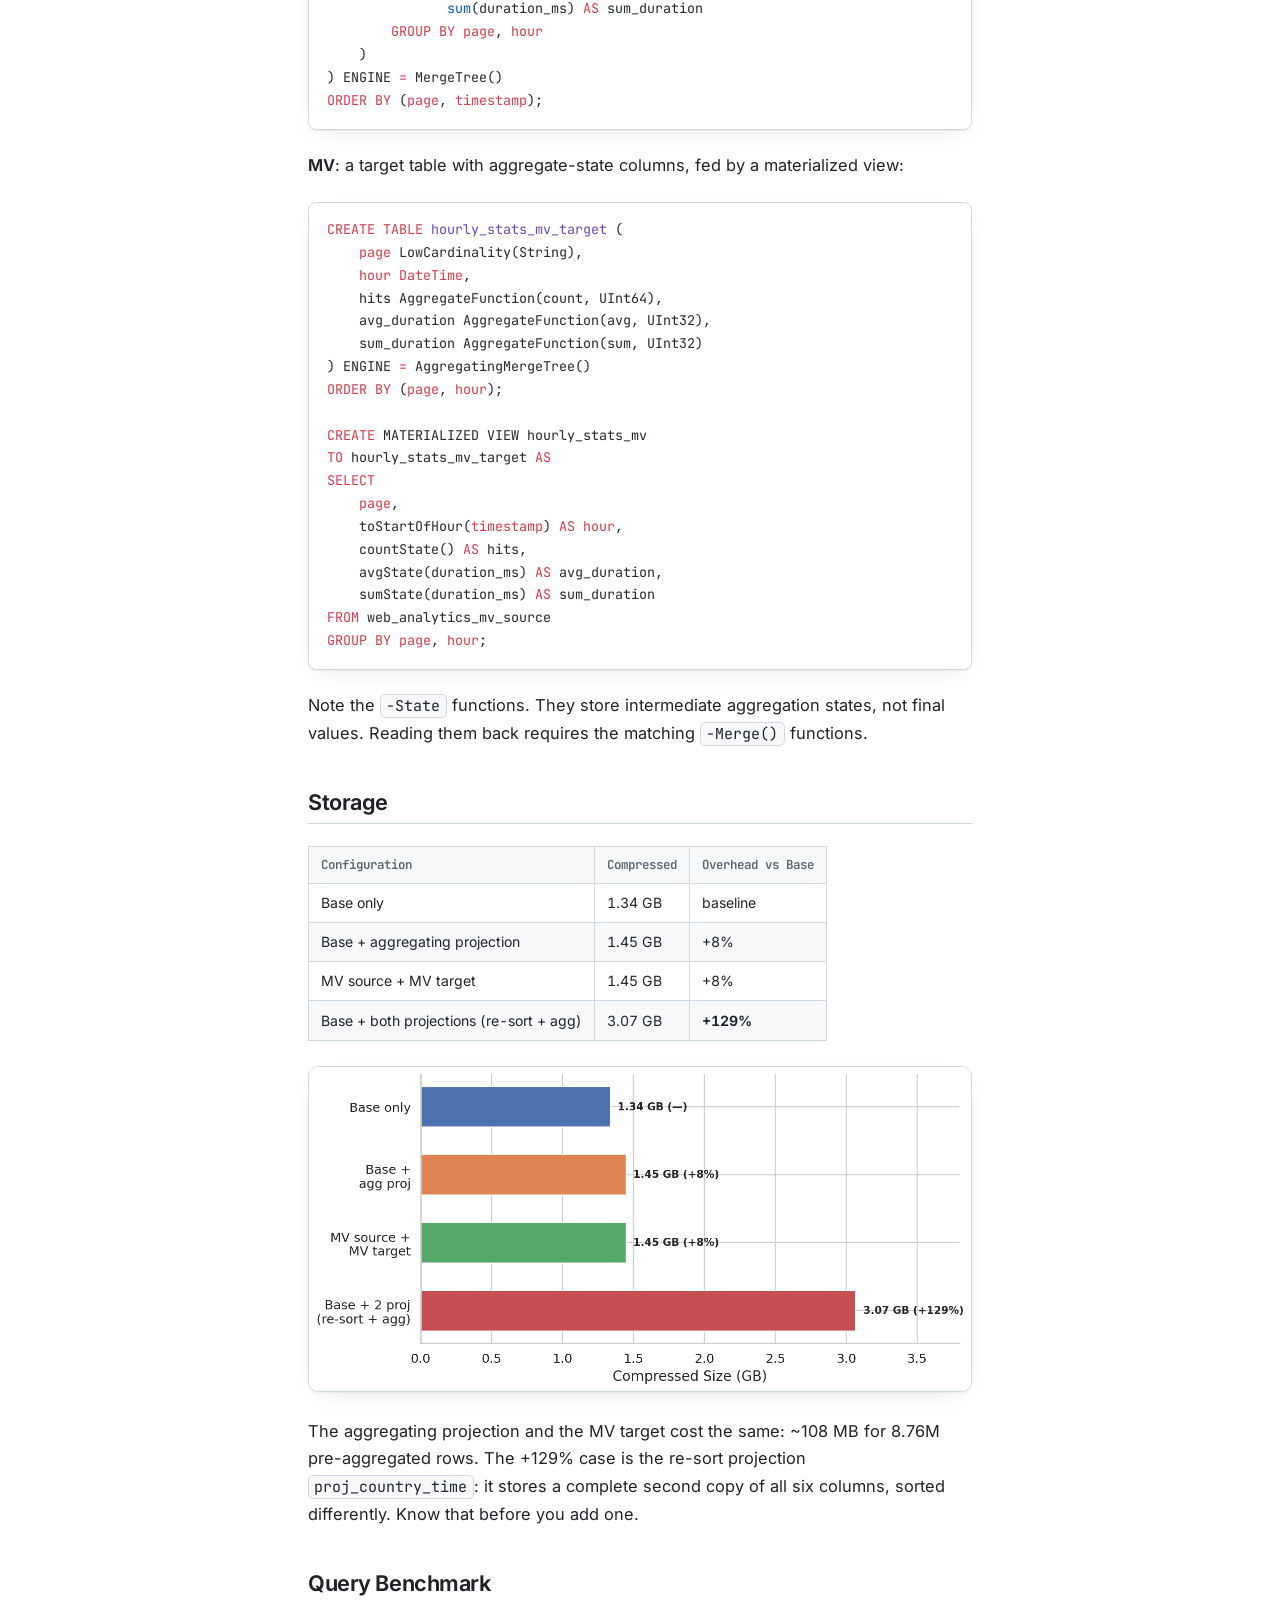
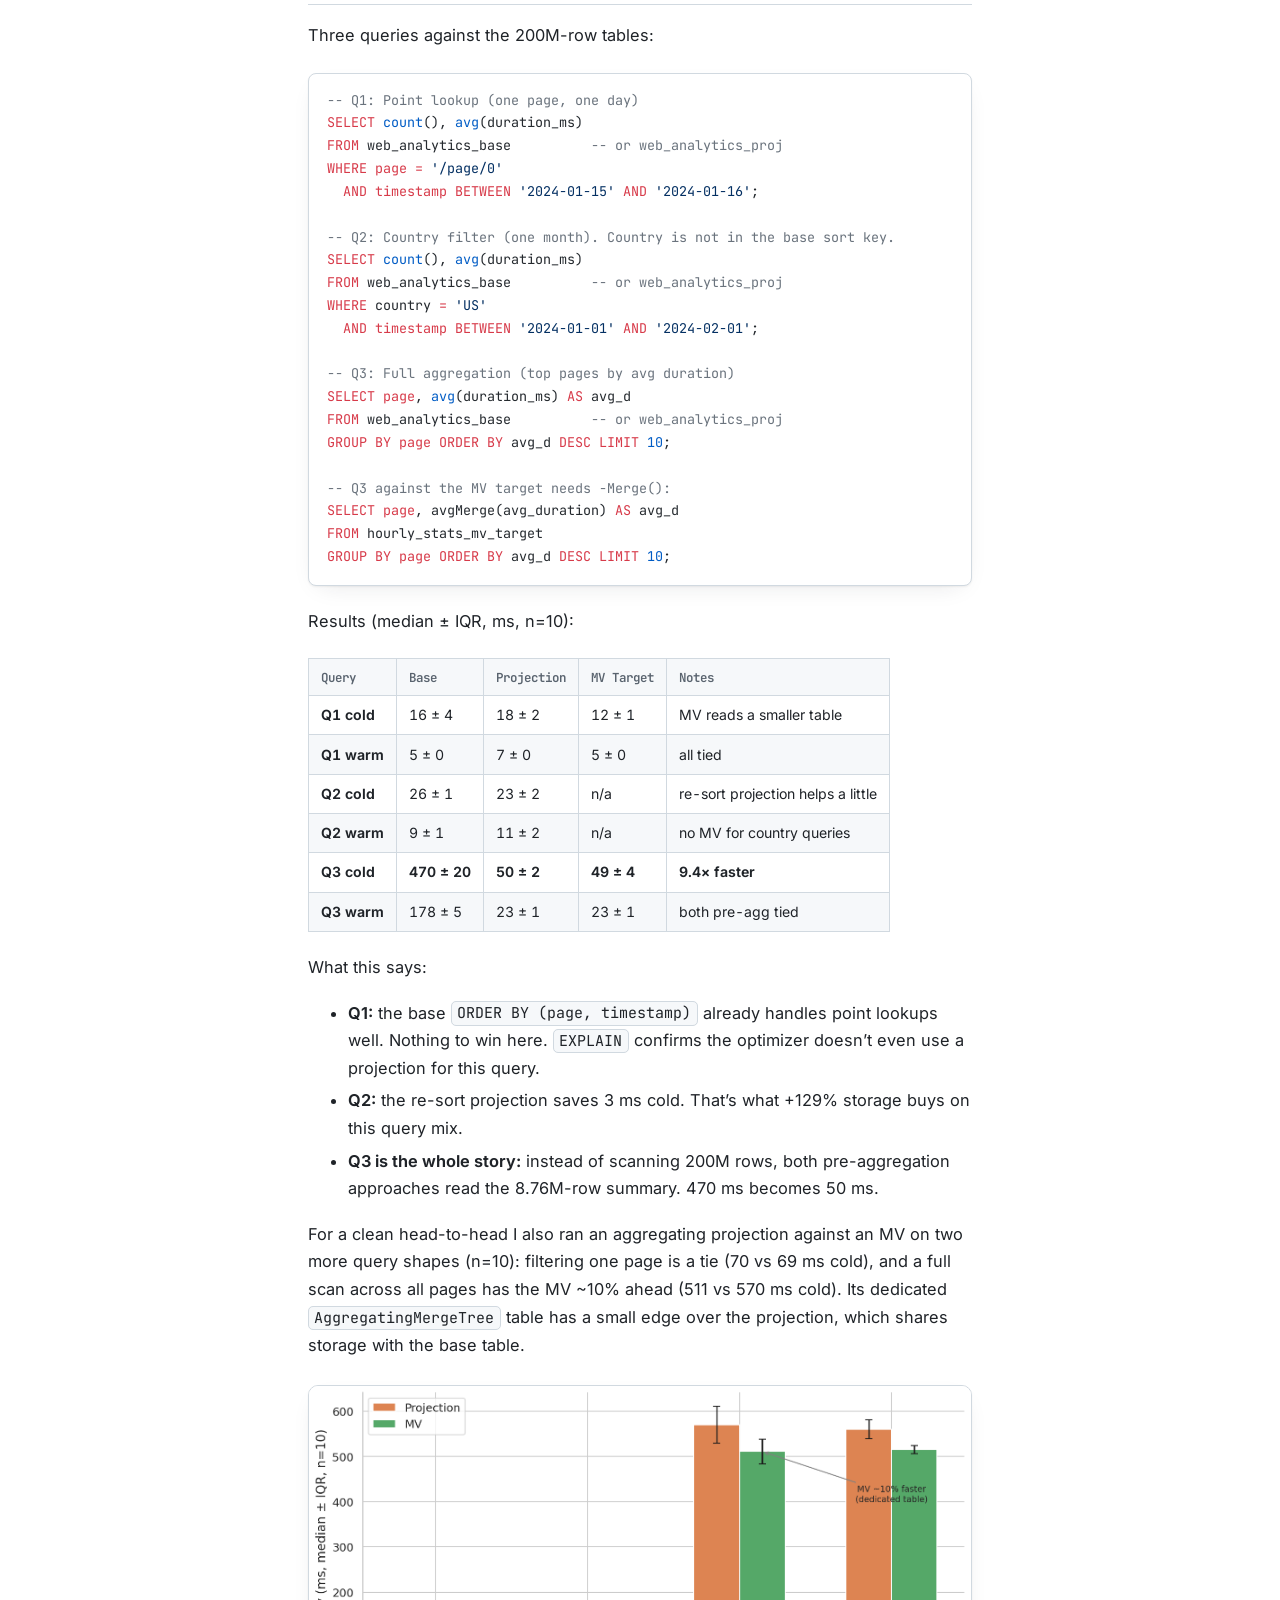
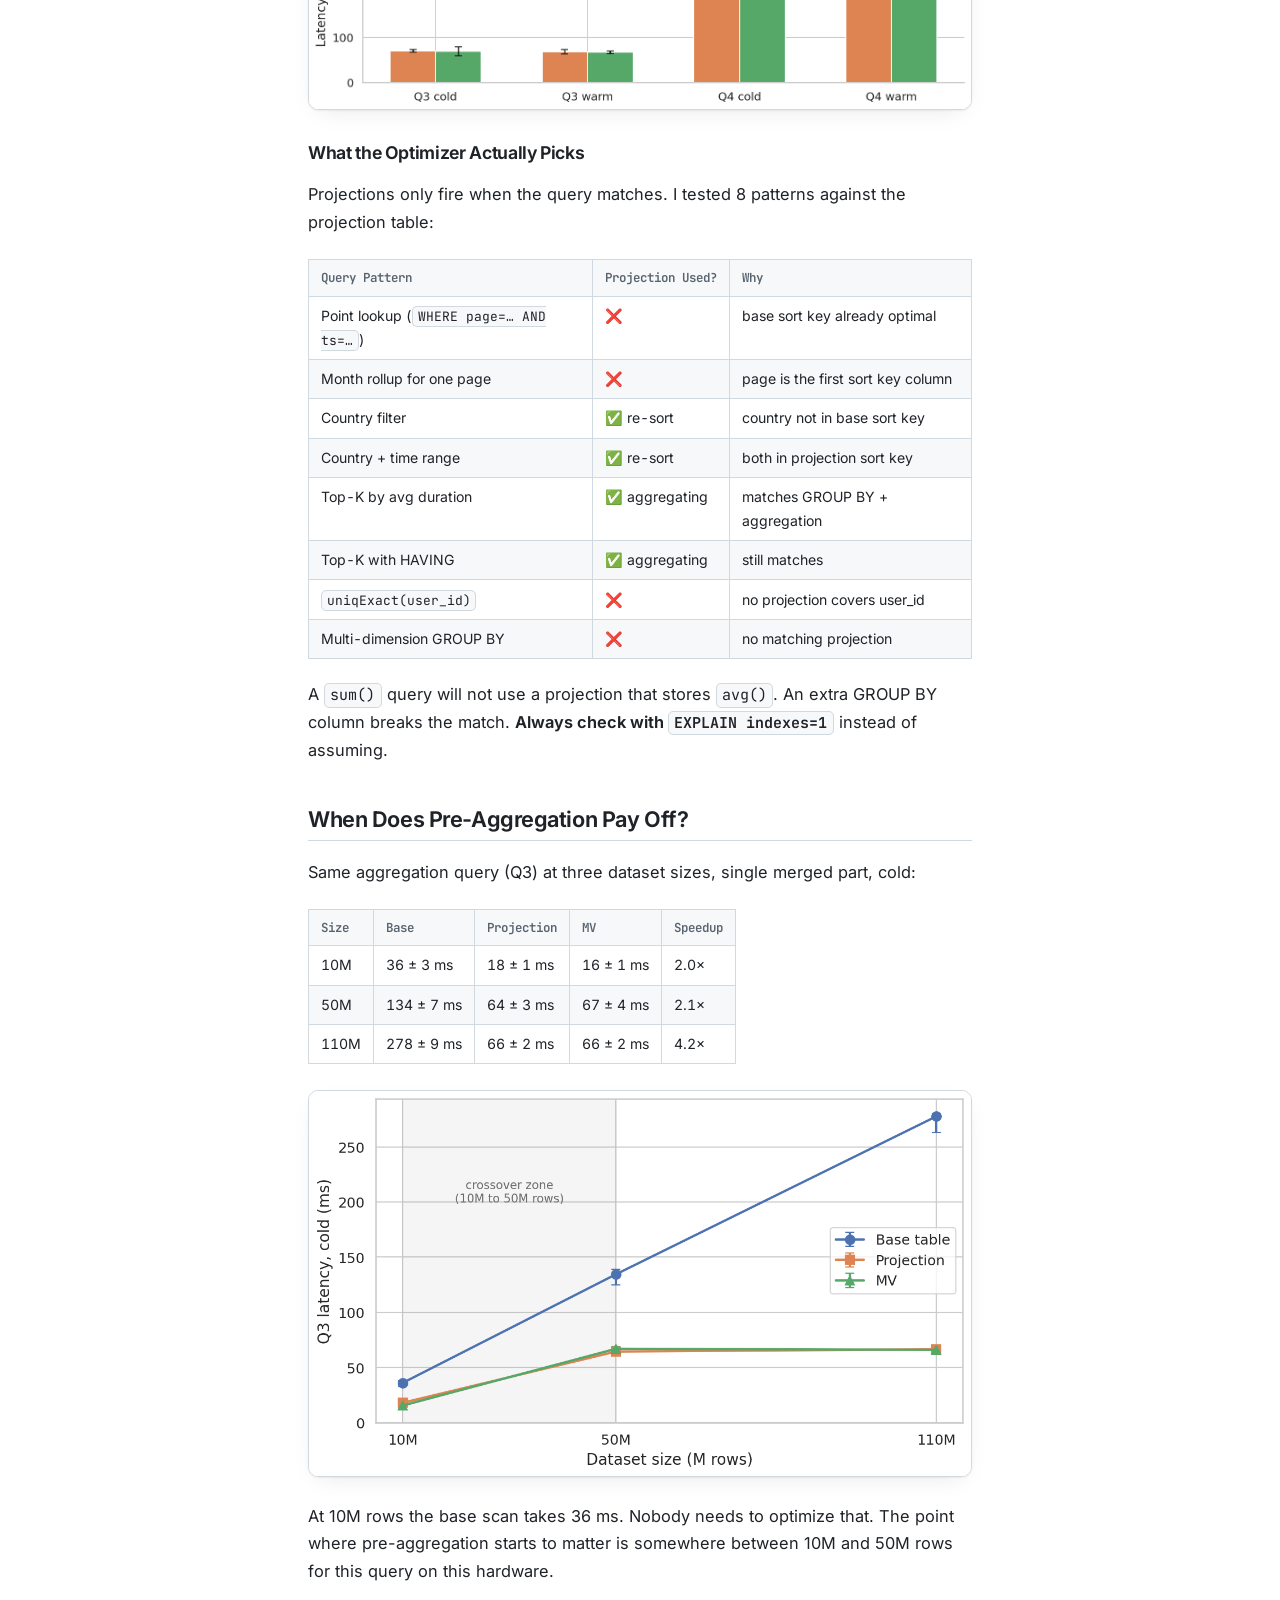
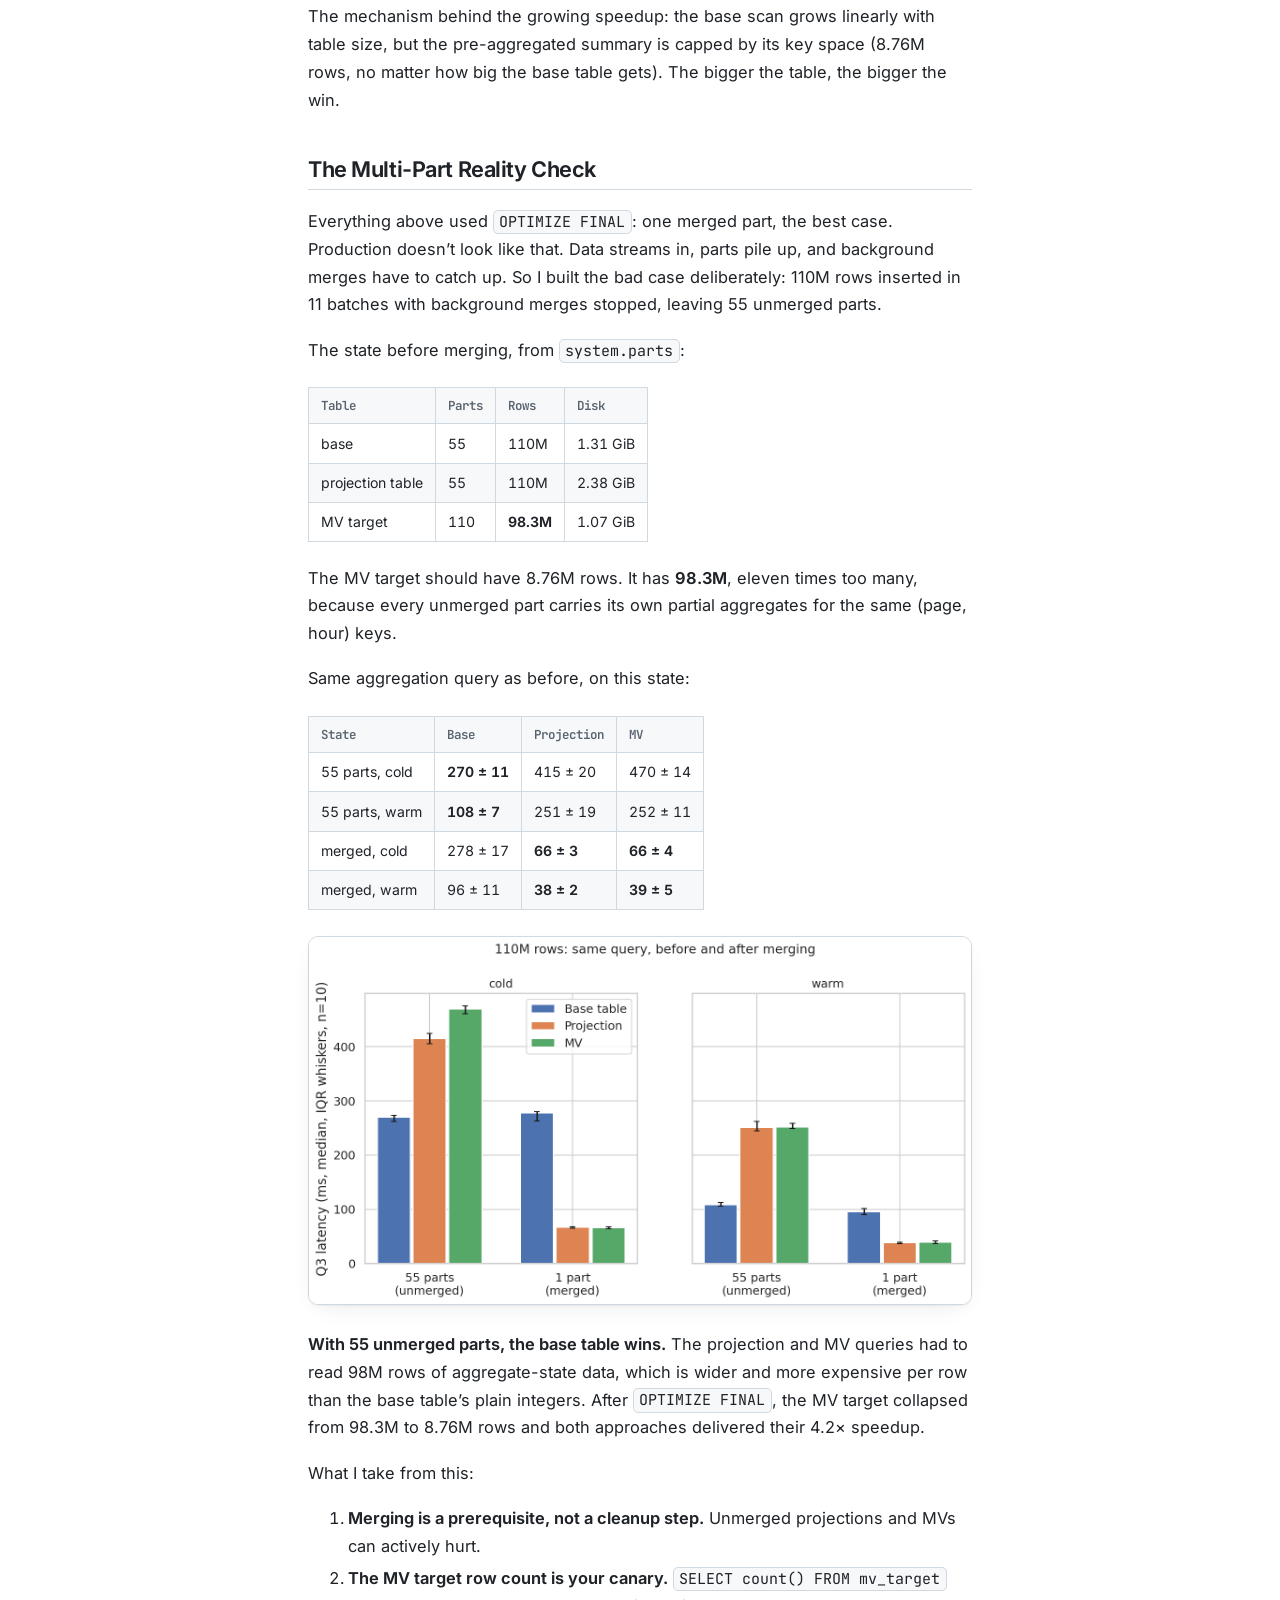
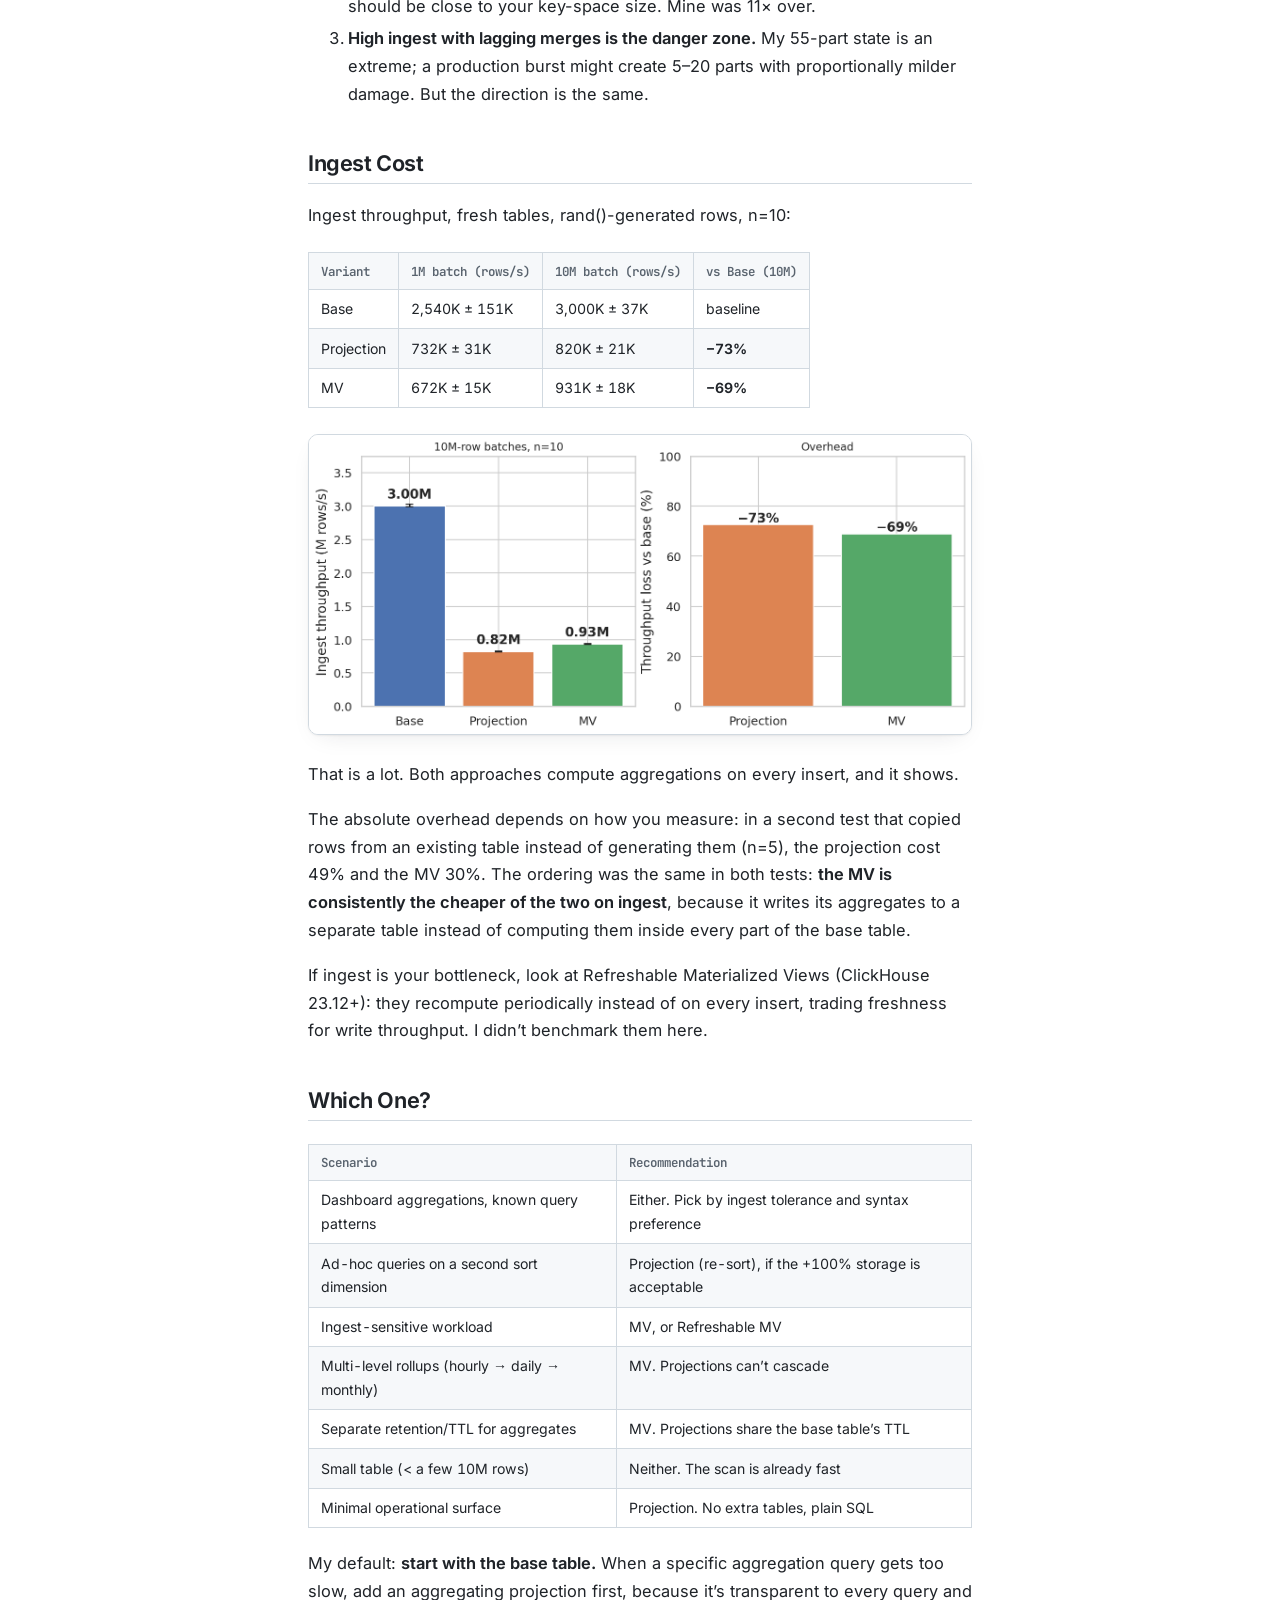
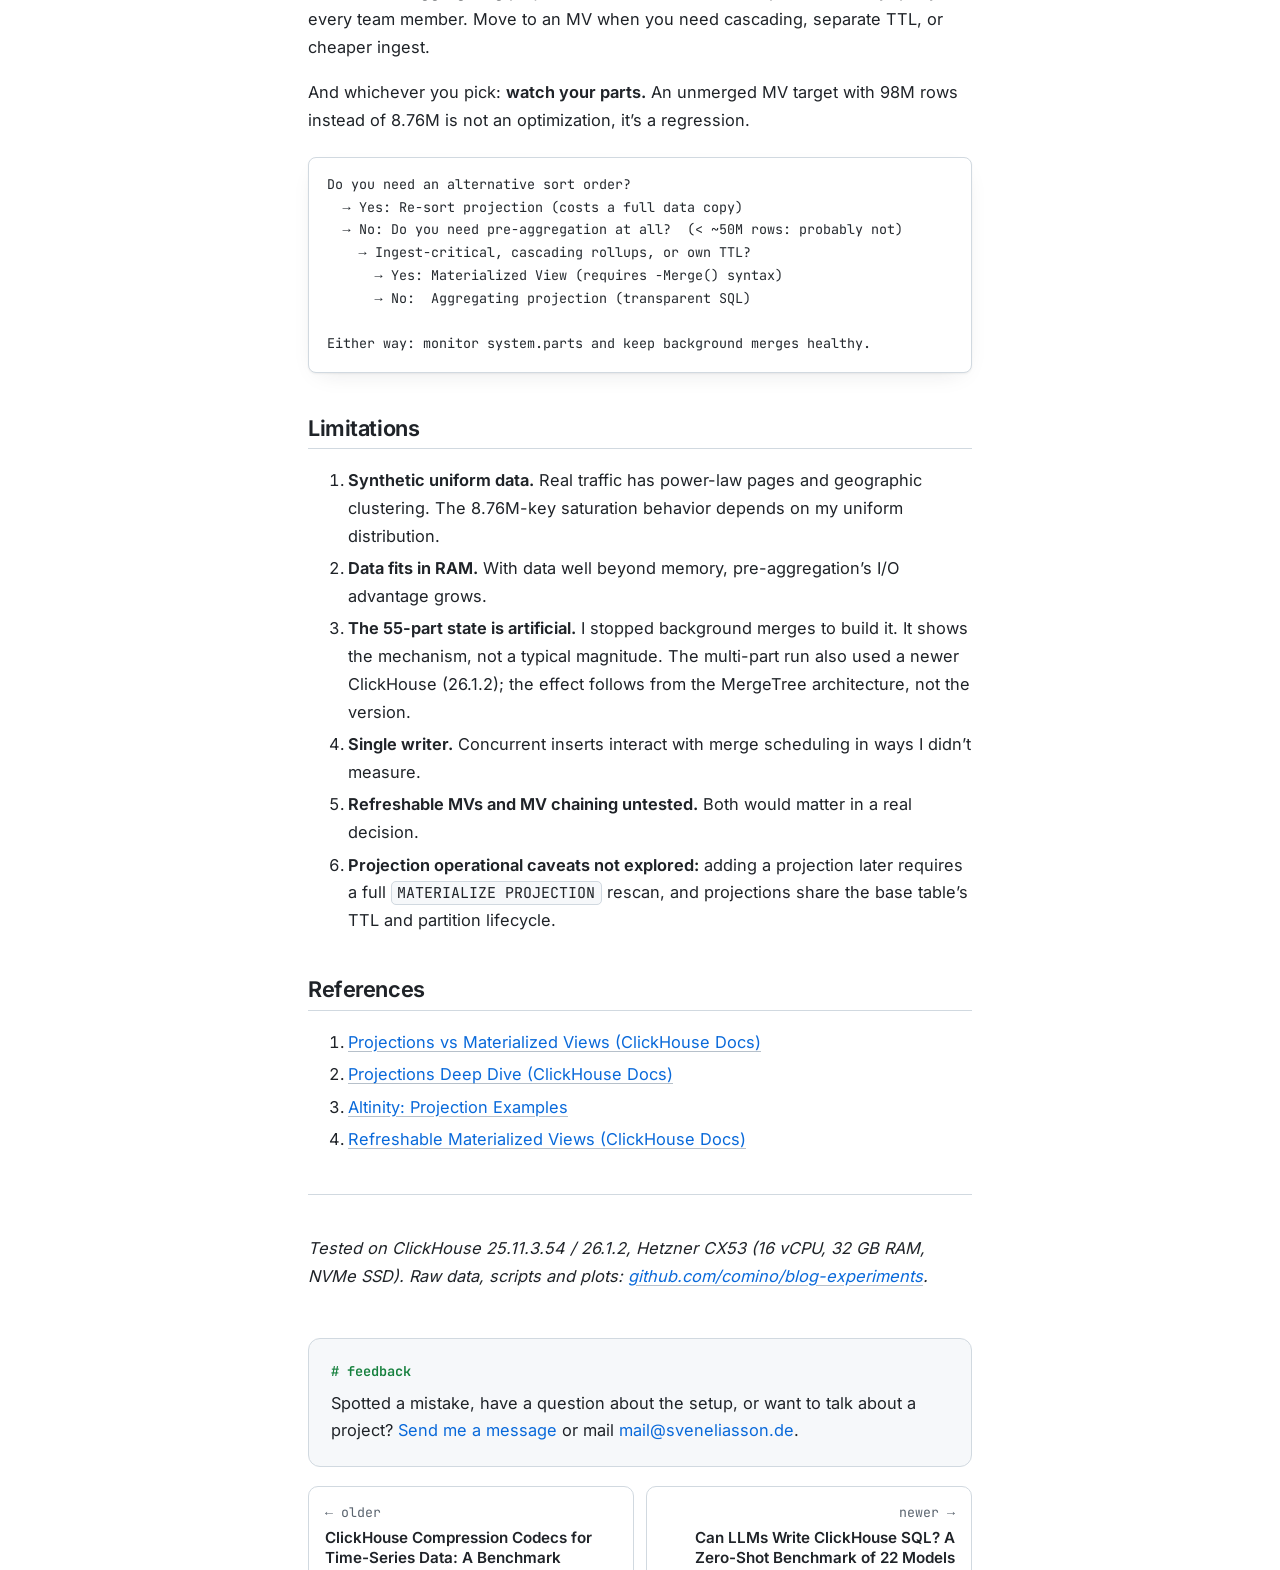
<file: clickhouse-projections-vs-materialized-views-benchmark/index.html>
<!DOCTYPE html><html lang="en"> <head><meta charset="utf-8"><meta name="viewport" content="width=device-width, initial-scale=1"><title>ClickHouse Projections vs Materialized Views: A Practical Benchmark</title><meta name="description" content="Projections and materialized views benchmarked on 200M rows of web analytics data in ClickHouse: query speedup, storage and ingest cost, and the unmerged-parts case where both are slower than the base table."><link rel="canonical" href="https://sveneliasson.de/clickhouse-projections-vs-materialized-views-benchmark/"><link rel="icon" type="image/svg+xml" href="/favicon.svg"><meta name="color-scheme" content="dark light"><meta property="og:title" content="ClickHouse Projections vs Materialized Views: A Practical Benchmark"><meta property="og:site_name" content="Sven Eliasson"><meta property="og:description" content="Projections and materialized views benchmarked on 200M rows of web analytics data in ClickHouse: query speedup, storage and ingest cost, and the unmerged-parts case where both are slower than the base table."><meta property="og:type" content="article"><meta property="og:url" content="https://sveneliasson.de/clickhouse-projections-vs-materialized-views-benchmark/"><meta property="og:image" content="https://sveneliasson.de/images/exp02-scaling-crossover.png"><meta name="twitter:card" content="summary_large_image"><meta name="twitter:image" content="https://sveneliasson.de/images/exp02-scaling-crossover.png"><link rel="alternate" type="application/rss+xml" title="Sven Eliasson" href="/rss.xml"><link rel="sitemap" href="/sitemap-index.xml"><link rel="stylesheet" href="/_astro/_slug_.BN0oVJjn.css">
<style>.post-header[data-astro-cid-yvbahnfj]{margin-bottom:2rem}.post-header[data-astro-cid-yvbahnfj] .meta[data-astro-cid-yvbahnfj]{display:flex;flex-wrap:wrap;gap:.4rem;align-items:center}.sep[data-astro-cid-yvbahnfj]{opacity:.6}.back[data-astro-cid-yvbahnfj]{text-decoration:none}.standfirst[data-astro-cid-yvbahnfj]{color:var(--muted);font-size:1.1rem;line-height:1.55;margin:.6rem 0 0;text-wrap:pretty}.tldr[data-astro-cid-yvbahnfj]{margin:0 0 2.2rem;padding:1.1rem 1.25rem;background:var(--bg-raise);border:1px solid var(--border);border-inline-start:3px solid var(--accent);border-radius:10px}.tldr[data-astro-cid-yvbahnfj] h2[data-astro-cid-yvbahnfj]{margin:0 0 .7rem;padding:0;border:0;color:var(--accent);font-family:var(--mono);font-size:.85rem;font-weight:600;letter-spacing:.04em}.tldr[data-astro-cid-yvbahnfj] ul[data-astro-cid-yvbahnfj]{margin:0;padding-inline-start:1.1rem;font-size:.95rem;line-height:1.6}.tldr[data-astro-cid-yvbahnfj] li[data-astro-cid-yvbahnfj]+li[data-astro-cid-yvbahnfj]{margin-top:.6rem}.tldr[data-astro-cid-yvbahnfj] li[data-astro-cid-yvbahnfj]::marker{color:var(--accent)}.cover[data-astro-cid-yvbahnfj]{display:block;width:100%;height:auto;max-height:32rem;object-fit:contain;background:var(--bg-raise);margin:0 0 2.2rem;box-shadow:var(--shadow)}.outro[data-astro-cid-yvbahnfj]{margin-top:3rem}.outro[data-astro-cid-yvbahnfj] p[data-astro-cid-yvbahnfj]{margin:0}.outro-title[data-astro-cid-yvbahnfj]{font-family:var(--mono);font-size:.85rem;font-weight:600;color:var(--accent);margin:0 0 .4rem!important}.post-nav[data-astro-cid-yvbahnfj]{display:grid;grid-template-columns:1fr 1fr;gap:.8rem;margin-top:1.2rem}.nav-card[data-astro-cid-yvbahnfj]{display:flex;flex-direction:column;gap:.25rem;padding:.9rem 1rem;border:1px solid var(--border);border-radius:10px;color:var(--fg);text-decoration:none;transition:border-color .15s ease,background .15s ease}.nav-card[data-astro-cid-yvbahnfj]:hover{border-color:var(--accent);background:var(--bg-raise);text-decoration:none}.nav-card[data-astro-cid-yvbahnfj].next{text-align:right}.nav-title[data-astro-cid-yvbahnfj]{font-weight:600;font-size:.95rem;line-height:1.35}.nav-card[data-astro-cid-yvbahnfj]:hover .nav-title[data-astro-cid-yvbahnfj]{color:var(--accent)}@media(max-width:34rem){.post-nav[data-astro-cid-yvbahnfj]{grid-template-columns:1fr}.nav-card[data-astro-cid-yvbahnfj].next{text-align:left}}
</style></head> <body> <header class="site"> <div class="wrap"> <a href="/" class="brand"><span class="prompt">~$</span> sven.eliasson<span class="cursor" aria-hidden="true"></span></a> <nav aria-label="Main"> <a href="/" aria-current="page">writing</a><a href="/about/">about</a><a href="/contact/">contact</a><a href="/rss.xml" data-secondary="true">rss</a> </nav> </div> </header> <main class="wrap">  <article data-astro-cid-yvbahnfj> <header class="post-header" data-astro-cid-yvbahnfj> <p class="meta" data-astro-cid-yvbahnfj> <a href="/" class="back" data-astro-cid-yvbahnfj>← writing</a> <span class="sep" data-astro-cid-yvbahnfj>·</span> <time datetime="2026-02-25T00:00:00.000Z" data-astro-cid-yvbahnfj>25 Feb 2026</time> <span class="sep" data-astro-cid-yvbahnfj>·</span> 11 min read
</p> <h1 data-astro-cid-yvbahnfj>ClickHouse Projections vs Materialized Views: A Practical Benchmark</h1> <p class="standfirst" data-astro-cid-yvbahnfj>Projections and materialized views benchmarked on 200M rows of web analytics data in ClickHouse: query speedup, storage and ingest cost, and the unmerged-parts case where both are slower than the base table.</p> <ul class="chips" aria-label="Tags" data-astro-cid-yvbahnfj> <li class="chip" data-astro-cid-yvbahnfj>clickhouse</li><li class="chip" data-astro-cid-yvbahnfj>performance</li><li class="chip" data-astro-cid-yvbahnfj>data-modeling</li><li class="chip" data-astro-cid-yvbahnfj>projections</li><li class="chip" data-astro-cid-yvbahnfj>materialized-views</li> </ul> </header> <section class="tldr" aria-labelledby="tldr" data-astro-cid-yvbahnfj> <h2 id="tldr" data-astro-cid-yvbahnfj>TLDR</h2> <ul data-astro-cid-yvbahnfj> <li data-astro-cid-yvbahnfj>On 200M rows, aggregating projections and materialized views cut the tested cold aggregation from 470 ms to about 50 ms, with roughly 8% extra storage.</li><li data-astro-cid-yvbahnfj>Ingest throughput fell by 69–73% in the measured configurations. With merges stopped, both approaches became slower than the base table.</li><li data-astro-cid-yvbahnfj>Start with the base table, then choose projections for transparent SQL or materialized views for separate retention and cascading rollups. Keep background merges healthy.</li> </ul> </section> <img class="cover" src="/images/exp02-scaling-crossover.png" alt="" loading="eager" data-astro-cid-yvbahnfj> <p>I benchmarked ClickHouse projections against materialized views (MVs) on a 200M-row web analytics dataset: query latency, storage overhead, and ingest cost. I also tested what happens when background merges fall behind, and that turned out to be the most interesting result.</p>
<p>All data, scripts and plots: <a href="https://github.com/comino/blog-experiments/tree/main/02">comino/blog-experiments</a>. Numbers are median ± IQR over 10 runs.</p>
<h2 id="the-difference-in-30-seconds">The Difference in 30 Seconds</h2>
<p><strong>Projections</strong> live <em>inside</em> the table: an alternative sort order or a pre-aggregation stored per part. The optimizer picks them automatically, queries stay plain SQL. But it only picks them when GROUP BY and aggregation functions match exactly.</p>
<p><strong>Materialized views</strong> write into a separate target table on every INSERT. You get full control over schema, engine and TTL, but queries against the target need <code>-Merge()</code> combinator functions like <code>countMerge()</code> and <code>avgMerge()</code>.</p>
<p>Both store partial aggregate states that ClickHouse merges in the background. That shared mechanism is exactly why both fall over when merging lags, as you’ll see below.</p>
<h2 id="setup">Setup</h2>
<ul>
<li><strong>Server:</strong> Hetzner CX53 with 16 vCPU (AMD EPYC), 32 GB RAM, NVMe SSD</li>
<li><strong>ClickHouse:</strong> 25.11.3.54 (the multi-part experiment ran later on 26.1.2)</li>
<li><strong>Dataset:</strong> 200M synthetic web analytics rows (110M for the multi-part experiment)</li>
<li><strong>Cold runs:</strong> all ClickHouse and OS caches dropped before each measurement</li>
<li>Data fits in RAM, so “cold” means NVMe re-read, not sustained disk I/O</li>
</ul>
<h3 id="data-generation">Data Generation</h3>
<pre class="astro-code astro-code-themes github-light github-dark" style="background-color:#fff;--shiki-dark-bg:#24292e;color:#24292e;--shiki-dark:#e1e4e8; overflow-x: auto;" tabindex="0" data-language="sql"><code><span class="line"><span style="color:#D73A49;--shiki-dark:#F97583">INSERT INTO</span><span style="color:#005CC5;--shiki-dark:#79B8FF"> exp02_projections</span><span style="color:#24292E;--shiki-dark:#E1E4E8">.</span><span style="color:#005CC5;--shiki-dark:#79B8FF">web_analytics_base</span></span>
<span class="line"><span style="color:#D73A49;--shiki-dark:#F97583">SELECT</span></span>
<span class="line"><span style="color:#24292E;--shiki-dark:#E1E4E8">    toDateTime(</span><span style="color:#032F62;--shiki-dark:#9ECBFF">'2024-01-01'</span><span style="color:#24292E;--shiki-dark:#E1E4E8">) </span><span style="color:#D73A49;--shiki-dark:#F97583">+</span><span style="color:#005CC5;--shiki-dark:#79B8FF"> rand</span><span style="color:#24292E;--shiki-dark:#E1E4E8">(</span><span style="color:#D73A49;--shiki-dark:#F97583">number</span><span style="color:#24292E;--shiki-dark:#E1E4E8">) % (</span><span style="color:#005CC5;--shiki-dark:#79B8FF">365</span><span style="color:#D73A49;--shiki-dark:#F97583"> *</span><span style="color:#005CC5;--shiki-dark:#79B8FF"> 86400</span><span style="color:#24292E;--shiki-dark:#E1E4E8">) </span><span style="color:#D73A49;--shiki-dark:#F97583">AS</span><span style="color:#D73A49;--shiki-dark:#F97583"> timestamp</span><span style="color:#24292E;--shiki-dark:#E1E4E8">,</span></span>
<span class="line"><span style="color:#005CC5;--shiki-dark:#79B8FF">    rand</span><span style="color:#24292E;--shiki-dark:#E1E4E8">(</span><span style="color:#D73A49;--shiki-dark:#F97583">number</span><span style="color:#D73A49;--shiki-dark:#F97583"> +</span><span style="color:#005CC5;--shiki-dark:#79B8FF"> 1</span><span style="color:#24292E;--shiki-dark:#E1E4E8">) </span><span style="color:#D73A49;--shiki-dark:#F97583">AS</span><span style="color:#24292E;--shiki-dark:#E1E4E8"> user_id,</span></span>
<span class="line"><span style="color:#005CC5;--shiki-dark:#79B8FF">    concat</span><span style="color:#24292E;--shiki-dark:#E1E4E8">(</span><span style="color:#032F62;--shiki-dark:#9ECBFF">'/page/'</span><span style="color:#24292E;--shiki-dark:#E1E4E8">, toString(</span><span style="color:#005CC5;--shiki-dark:#79B8FF">rand</span><span style="color:#24292E;--shiki-dark:#E1E4E8">(</span><span style="color:#D73A49;--shiki-dark:#F97583">number</span><span style="color:#D73A49;--shiki-dark:#F97583"> +</span><span style="color:#005CC5;--shiki-dark:#79B8FF"> 2</span><span style="color:#24292E;--shiki-dark:#E1E4E8">) % </span><span style="color:#005CC5;--shiki-dark:#79B8FF">1000</span><span style="color:#24292E;--shiki-dark:#E1E4E8">)) </span><span style="color:#D73A49;--shiki-dark:#F97583">AS</span><span style="color:#D73A49;--shiki-dark:#F97583"> page</span><span style="color:#24292E;--shiki-dark:#E1E4E8">,</span></span>
<span class="line"><span style="color:#005CC5;--shiki-dark:#79B8FF">    rand</span><span style="color:#24292E;--shiki-dark:#E1E4E8">(</span><span style="color:#D73A49;--shiki-dark:#F97583">number</span><span style="color:#D73A49;--shiki-dark:#F97583"> +</span><span style="color:#005CC5;--shiki-dark:#79B8FF"> 3</span><span style="color:#24292E;--shiki-dark:#E1E4E8">) % </span><span style="color:#005CC5;--shiki-dark:#79B8FF">10000</span><span style="color:#D73A49;--shiki-dark:#F97583"> AS</span><span style="color:#24292E;--shiki-dark:#E1E4E8"> duration_ms,</span></span>
<span class="line"><span style="color:#24292E;--shiki-dark:#E1E4E8">    [</span><span style="color:#032F62;--shiki-dark:#9ECBFF">'US'</span><span style="color:#24292E;--shiki-dark:#E1E4E8">,</span><span style="color:#032F62;--shiki-dark:#9ECBFF">'UK'</span><span style="color:#24292E;--shiki-dark:#E1E4E8">,</span><span style="color:#032F62;--shiki-dark:#9ECBFF">'DE'</span><span style="color:#24292E;--shiki-dark:#E1E4E8">,</span><span style="color:#032F62;--shiki-dark:#9ECBFF">'FR'</span><span style="color:#24292E;--shiki-dark:#E1E4E8">,</span><span style="color:#032F62;--shiki-dark:#9ECBFF">'JP'</span><span style="color:#24292E;--shiki-dark:#E1E4E8">,</span><span style="color:#032F62;--shiki-dark:#9ECBFF">'CN'</span><span style="color:#24292E;--shiki-dark:#E1E4E8">,</span><span style="color:#032F62;--shiki-dark:#9ECBFF">'BR'</span><span style="color:#24292E;--shiki-dark:#E1E4E8">,</span><span style="color:#032F62;--shiki-dark:#9ECBFF">'IN'</span><span style="color:#24292E;--shiki-dark:#E1E4E8">,</span><span style="color:#032F62;--shiki-dark:#9ECBFF">'CA'</span><span style="color:#24292E;--shiki-dark:#E1E4E8">,</span><span style="color:#032F62;--shiki-dark:#9ECBFF">'AU'</span><span style="color:#24292E;--shiki-dark:#E1E4E8">,</span><span style="color:#032F62;--shiki-dark:#9ECBFF">'MX'</span><span style="color:#24292E;--shiki-dark:#E1E4E8">,</span><span style="color:#032F62;--shiki-dark:#9ECBFF">'KR'</span><span style="color:#24292E;--shiki-dark:#E1E4E8">,</span><span style="color:#032F62;--shiki-dark:#9ECBFF">'IT'</span><span style="color:#24292E;--shiki-dark:#E1E4E8">,</span><span style="color:#032F62;--shiki-dark:#9ECBFF">'ES'</span><span style="color:#24292E;--shiki-dark:#E1E4E8">,</span><span style="color:#032F62;--shiki-dark:#9ECBFF">'NL'</span><span style="color:#24292E;--shiki-dark:#E1E4E8">,</span></span>
<span class="line"><span style="color:#032F62;--shiki-dark:#9ECBFF">     'SE'</span><span style="color:#24292E;--shiki-dark:#E1E4E8">,</span><span style="color:#032F62;--shiki-dark:#9ECBFF">'NO'</span><span style="color:#24292E;--shiki-dark:#E1E4E8">,</span><span style="color:#032F62;--shiki-dark:#9ECBFF">'DK'</span><span style="color:#24292E;--shiki-dark:#E1E4E8">,</span><span style="color:#032F62;--shiki-dark:#9ECBFF">'FI'</span><span style="color:#24292E;--shiki-dark:#E1E4E8">,</span><span style="color:#032F62;--shiki-dark:#9ECBFF">'PL'</span><span style="color:#24292E;--shiki-dark:#E1E4E8">,</span><span style="color:#032F62;--shiki-dark:#9ECBFF">'CZ'</span><span style="color:#24292E;--shiki-dark:#E1E4E8">,</span><span style="color:#032F62;--shiki-dark:#9ECBFF">'AT'</span><span style="color:#24292E;--shiki-dark:#E1E4E8">,</span><span style="color:#032F62;--shiki-dark:#9ECBFF">'CH'</span><span style="color:#24292E;--shiki-dark:#E1E4E8">,</span><span style="color:#032F62;--shiki-dark:#9ECBFF">'BE'</span><span style="color:#24292E;--shiki-dark:#E1E4E8">,</span><span style="color:#032F62;--shiki-dark:#9ECBFF">'PT'</span><span style="color:#24292E;--shiki-dark:#E1E4E8">,</span><span style="color:#032F62;--shiki-dark:#9ECBFF">'IE'</span><span style="color:#24292E;--shiki-dark:#E1E4E8">,</span><span style="color:#032F62;--shiki-dark:#9ECBFF">'RU'</span><span style="color:#24292E;--shiki-dark:#E1E4E8">,</span><span style="color:#032F62;--shiki-dark:#9ECBFF">'TR'</span><span style="color:#24292E;--shiki-dark:#E1E4E8">,</span><span style="color:#032F62;--shiki-dark:#9ECBFF">'ZA'</span><span style="color:#24292E;--shiki-dark:#E1E4E8">,</span><span style="color:#032F62;--shiki-dark:#9ECBFF">'EG'</span><span style="color:#24292E;--shiki-dark:#E1E4E8">,</span></span>
<span class="line"><span style="color:#032F62;--shiki-dark:#9ECBFF">     'NG'</span><span style="color:#24292E;--shiki-dark:#E1E4E8">,</span><span style="color:#032F62;--shiki-dark:#9ECBFF">'KE'</span><span style="color:#24292E;--shiki-dark:#E1E4E8">,</span><span style="color:#032F62;--shiki-dark:#9ECBFF">'AR'</span><span style="color:#24292E;--shiki-dark:#E1E4E8">,</span><span style="color:#032F62;--shiki-dark:#9ECBFF">'CL'</span><span style="color:#24292E;--shiki-dark:#E1E4E8">,</span><span style="color:#032F62;--shiki-dark:#9ECBFF">'CO'</span><span style="color:#24292E;--shiki-dark:#E1E4E8">,</span><span style="color:#032F62;--shiki-dark:#9ECBFF">'PE'</span><span style="color:#24292E;--shiki-dark:#E1E4E8">,</span><span style="color:#032F62;--shiki-dark:#9ECBFF">'TH'</span><span style="color:#24292E;--shiki-dark:#E1E4E8">,</span><span style="color:#032F62;--shiki-dark:#9ECBFF">'VN'</span><span style="color:#24292E;--shiki-dark:#E1E4E8">,</span><span style="color:#032F62;--shiki-dark:#9ECBFF">'PH'</span><span style="color:#24292E;--shiki-dark:#E1E4E8">,</span><span style="color:#032F62;--shiki-dark:#9ECBFF">'MY'</span><span style="color:#24292E;--shiki-dark:#E1E4E8">,</span><span style="color:#032F62;--shiki-dark:#9ECBFF">'SG'</span><span style="color:#24292E;--shiki-dark:#E1E4E8">,</span><span style="color:#032F62;--shiki-dark:#9ECBFF">'ID'</span><span style="color:#24292E;--shiki-dark:#E1E4E8">,</span><span style="color:#032F62;--shiki-dark:#9ECBFF">'TW'</span><span style="color:#24292E;--shiki-dark:#E1E4E8">,</span><span style="color:#032F62;--shiki-dark:#9ECBFF">'HK'</span><span style="color:#24292E;--shiki-dark:#E1E4E8">,</span><span style="color:#032F62;--shiki-dark:#9ECBFF">'NZ'</span><span style="color:#24292E;--shiki-dark:#E1E4E8">,</span></span>
<span class="line"><span style="color:#032F62;--shiki-dark:#9ECBFF">     'IL'</span><span style="color:#24292E;--shiki-dark:#E1E4E8">,</span><span style="color:#032F62;--shiki-dark:#9ECBFF">'SA'</span><span style="color:#24292E;--shiki-dark:#E1E4E8">,</span><span style="color:#032F62;--shiki-dark:#9ECBFF">'AE'</span><span style="color:#24292E;--shiki-dark:#E1E4E8">,</span><span style="color:#032F62;--shiki-dark:#9ECBFF">'QA'</span><span style="color:#24292E;--shiki-dark:#E1E4E8">,</span><span style="color:#032F62;--shiki-dark:#9ECBFF">'UA'</span><span style="color:#24292E;--shiki-dark:#E1E4E8">][1 + rand(number + 4) % 50] </span><span style="color:#D73A49;--shiki-dark:#F97583">AS</span><span style="color:#24292E;--shiki-dark:#E1E4E8"> country,</span></span>
<span class="line"><span style="color:#24292E;--shiki-dark:#E1E4E8">    ['desktop', 'mobile', 'tablet'][1 + rand(number + 5) % 3] </span><span style="color:#D73A49;--shiki-dark:#F97583">AS</span><span style="color:#24292E;--shiki-dark:#E1E4E8"> device_type</span></span>
<span class="line"><span style="color:#D73A49;--shiki-dark:#F97583">FROM</span><span style="color:#24292E;--shiki-dark:#E1E4E8"> numbers(</span><span style="color:#005CC5;--shiki-dark:#79B8FF">200000000</span><span style="color:#24292E;--shiki-dark:#E1E4E8">);</span></span></code></pre>
<p>Timestamps span exactly one year (8,760 distinct hours), pages take 1,000 distinct values. That means the pre-aggregated key space is 1,000 × 8,760 = <strong>8.76M (page, hour) combinations</strong>. This number shows up again and again below.</p>
<p>All tables use <code>ORDER BY (page, timestamp)</code>. After insert, <code>OPTIMIZE TABLE … FINAL</code> merged each table into a single part (except in the multi-part experiment).</p>
<h3 id="the-contenders">The Contenders</h3>
<p><strong>Base table</strong>, no tricks:</p>
<pre class="astro-code astro-code-themes github-light github-dark" style="background-color:#fff;--shiki-dark-bg:#24292e;color:#24292e;--shiki-dark:#e1e4e8; overflow-x: auto;" tabindex="0" data-language="sql"><code><span class="line"><span style="color:#D73A49;--shiki-dark:#F97583">CREATE</span><span style="color:#D73A49;--shiki-dark:#F97583"> TABLE</span><span style="color:#6F42C1;--shiki-dark:#B392F0"> web_analytics_base</span><span style="color:#24292E;--shiki-dark:#E1E4E8"> (</span></span>
<span class="line"><span style="color:#D73A49;--shiki-dark:#F97583">    timestamp</span><span style="color:#D73A49;--shiki-dark:#F97583"> DateTime</span><span style="color:#24292E;--shiki-dark:#E1E4E8">,</span></span>
<span class="line"><span style="color:#24292E;--shiki-dark:#E1E4E8">    user_id UInt32,</span></span>
<span class="line"><span style="color:#D73A49;--shiki-dark:#F97583">    page</span><span style="color:#24292E;--shiki-dark:#E1E4E8"> LowCardinality(String),</span></span>
<span class="line"><span style="color:#24292E;--shiki-dark:#E1E4E8">    duration_ms UInt32,</span></span>
<span class="line"><span style="color:#24292E;--shiki-dark:#E1E4E8">    country LowCardinality(String),</span></span>
<span class="line"><span style="color:#24292E;--shiki-dark:#E1E4E8">    device_type LowCardinality(String)</span></span>
<span class="line"><span style="color:#24292E;--shiki-dark:#E1E4E8">) ENGINE </span><span style="color:#D73A49;--shiki-dark:#F97583">=</span><span style="color:#24292E;--shiki-dark:#E1E4E8"> MergeTree()</span></span>
<span class="line"><span style="color:#D73A49;--shiki-dark:#F97583">ORDER BY</span><span style="color:#24292E;--shiki-dark:#E1E4E8"> (</span><span style="color:#D73A49;--shiki-dark:#F97583">page</span><span style="color:#24292E;--shiki-dark:#E1E4E8">, </span><span style="color:#D73A49;--shiki-dark:#F97583">timestamp</span><span style="color:#24292E;--shiki-dark:#E1E4E8">);</span></span></code></pre>
<p><strong>Projection table</strong>: same schema plus two projections. One re-sorts the full data by country, one pre-aggregates hourly stats:</p>
<pre class="astro-code astro-code-themes github-light github-dark" style="background-color:#fff;--shiki-dark-bg:#24292e;color:#24292e;--shiki-dark:#e1e4e8; overflow-x: auto;" tabindex="0" data-language="sql"><code><span class="line"><span style="color:#D73A49;--shiki-dark:#F97583">CREATE</span><span style="color:#D73A49;--shiki-dark:#F97583"> TABLE</span><span style="color:#6F42C1;--shiki-dark:#B392F0"> web_analytics_proj</span><span style="color:#24292E;--shiki-dark:#E1E4E8"> (</span></span>
<span class="line"><span style="color:#6A737D;--shiki-dark:#6A737D">    -- ... same 6 columns ...</span></span>
<span class="line"><span style="color:#24292E;--shiki-dark:#E1E4E8">    PROJECTION proj_country_time (</span></span>
<span class="line"><span style="color:#D73A49;--shiki-dark:#F97583">        SELECT</span><span style="color:#D73A49;--shiki-dark:#F97583"> *</span><span style="color:#D73A49;--shiki-dark:#F97583"> ORDER BY</span><span style="color:#24292E;--shiki-dark:#E1E4E8"> country, </span><span style="color:#D73A49;--shiki-dark:#F97583">timestamp</span></span>
<span class="line"><span style="color:#24292E;--shiki-dark:#E1E4E8">    ),</span></span>
<span class="line"><span style="color:#24292E;--shiki-dark:#E1E4E8">    PROJECTION proj_hourly_stats (</span></span>
<span class="line"><span style="color:#D73A49;--shiki-dark:#F97583">        SELECT</span><span style="color:#D73A49;--shiki-dark:#F97583"> page</span><span style="color:#24292E;--shiki-dark:#E1E4E8">,</span></span>
<span class="line"><span style="color:#24292E;--shiki-dark:#E1E4E8">               toStartOfHour(</span><span style="color:#D73A49;--shiki-dark:#F97583">timestamp</span><span style="color:#24292E;--shiki-dark:#E1E4E8">) </span><span style="color:#D73A49;--shiki-dark:#F97583">AS</span><span style="color:#D73A49;--shiki-dark:#F97583"> hour</span><span style="color:#24292E;--shiki-dark:#E1E4E8">,</span></span>
<span class="line"><span style="color:#005CC5;--shiki-dark:#79B8FF">               count</span><span style="color:#24292E;--shiki-dark:#E1E4E8">() </span><span style="color:#D73A49;--shiki-dark:#F97583">AS</span><span style="color:#24292E;--shiki-dark:#E1E4E8"> hits,</span></span>
<span class="line"><span style="color:#005CC5;--shiki-dark:#79B8FF">               avg</span><span style="color:#24292E;--shiki-dark:#E1E4E8">(duration_ms) </span><span style="color:#D73A49;--shiki-dark:#F97583">AS</span><span style="color:#24292E;--shiki-dark:#E1E4E8"> avg_duration,</span></span>
<span class="line"><span style="color:#005CC5;--shiki-dark:#79B8FF">               sum</span><span style="color:#24292E;--shiki-dark:#E1E4E8">(duration_ms) </span><span style="color:#D73A49;--shiki-dark:#F97583">AS</span><span style="color:#24292E;--shiki-dark:#E1E4E8"> sum_duration</span></span>
<span class="line"><span style="color:#D73A49;--shiki-dark:#F97583">        GROUP BY</span><span style="color:#D73A49;--shiki-dark:#F97583"> page</span><span style="color:#24292E;--shiki-dark:#E1E4E8">, </span><span style="color:#D73A49;--shiki-dark:#F97583">hour</span></span>
<span class="line"><span style="color:#24292E;--shiki-dark:#E1E4E8">    )</span></span>
<span class="line"><span style="color:#24292E;--shiki-dark:#E1E4E8">) ENGINE </span><span style="color:#D73A49;--shiki-dark:#F97583">=</span><span style="color:#24292E;--shiki-dark:#E1E4E8"> MergeTree()</span></span>
<span class="line"><span style="color:#D73A49;--shiki-dark:#F97583">ORDER BY</span><span style="color:#24292E;--shiki-dark:#E1E4E8"> (</span><span style="color:#D73A49;--shiki-dark:#F97583">page</span><span style="color:#24292E;--shiki-dark:#E1E4E8">, </span><span style="color:#D73A49;--shiki-dark:#F97583">timestamp</span><span style="color:#24292E;--shiki-dark:#E1E4E8">);</span></span></code></pre>
<p><strong>MV</strong>: a target table with aggregate-state columns, fed by a materialized view:</p>
<pre class="astro-code astro-code-themes github-light github-dark" style="background-color:#fff;--shiki-dark-bg:#24292e;color:#24292e;--shiki-dark:#e1e4e8; overflow-x: auto;" tabindex="0" data-language="sql"><code><span class="line"><span style="color:#D73A49;--shiki-dark:#F97583">CREATE</span><span style="color:#D73A49;--shiki-dark:#F97583"> TABLE</span><span style="color:#6F42C1;--shiki-dark:#B392F0"> hourly_stats_mv_target</span><span style="color:#24292E;--shiki-dark:#E1E4E8"> (</span></span>
<span class="line"><span style="color:#D73A49;--shiki-dark:#F97583">    page</span><span style="color:#24292E;--shiki-dark:#E1E4E8"> LowCardinality(String),</span></span>
<span class="line"><span style="color:#D73A49;--shiki-dark:#F97583">    hour</span><span style="color:#D73A49;--shiki-dark:#F97583"> DateTime</span><span style="color:#24292E;--shiki-dark:#E1E4E8">,</span></span>
<span class="line"><span style="color:#24292E;--shiki-dark:#E1E4E8">    hits AggregateFunction(count, UInt64),</span></span>
<span class="line"><span style="color:#24292E;--shiki-dark:#E1E4E8">    avg_duration AggregateFunction(avg, UInt32),</span></span>
<span class="line"><span style="color:#24292E;--shiki-dark:#E1E4E8">    sum_duration AggregateFunction(sum, UInt32)</span></span>
<span class="line"><span style="color:#24292E;--shiki-dark:#E1E4E8">) ENGINE </span><span style="color:#D73A49;--shiki-dark:#F97583">=</span><span style="color:#24292E;--shiki-dark:#E1E4E8"> AggregatingMergeTree()</span></span>
<span class="line"><span style="color:#D73A49;--shiki-dark:#F97583">ORDER BY</span><span style="color:#24292E;--shiki-dark:#E1E4E8"> (</span><span style="color:#D73A49;--shiki-dark:#F97583">page</span><span style="color:#24292E;--shiki-dark:#E1E4E8">, </span><span style="color:#D73A49;--shiki-dark:#F97583">hour</span><span style="color:#24292E;--shiki-dark:#E1E4E8">);</span></span>
<span class="line"></span>
<span class="line"><span style="color:#D73A49;--shiki-dark:#F97583">CREATE</span><span style="color:#24292E;--shiki-dark:#E1E4E8"> MATERIALIZED VIEW hourly_stats_mv</span></span>
<span class="line"><span style="color:#D73A49;--shiki-dark:#F97583">TO</span><span style="color:#24292E;--shiki-dark:#E1E4E8"> hourly_stats_mv_target </span><span style="color:#D73A49;--shiki-dark:#F97583">AS</span></span>
<span class="line"><span style="color:#D73A49;--shiki-dark:#F97583">SELECT</span></span>
<span class="line"><span style="color:#D73A49;--shiki-dark:#F97583">    page</span><span style="color:#24292E;--shiki-dark:#E1E4E8">,</span></span>
<span class="line"><span style="color:#24292E;--shiki-dark:#E1E4E8">    toStartOfHour(</span><span style="color:#D73A49;--shiki-dark:#F97583">timestamp</span><span style="color:#24292E;--shiki-dark:#E1E4E8">) </span><span style="color:#D73A49;--shiki-dark:#F97583">AS</span><span style="color:#D73A49;--shiki-dark:#F97583"> hour</span><span style="color:#24292E;--shiki-dark:#E1E4E8">,</span></span>
<span class="line"><span style="color:#24292E;--shiki-dark:#E1E4E8">    countState() </span><span style="color:#D73A49;--shiki-dark:#F97583">AS</span><span style="color:#24292E;--shiki-dark:#E1E4E8"> hits,</span></span>
<span class="line"><span style="color:#24292E;--shiki-dark:#E1E4E8">    avgState(duration_ms) </span><span style="color:#D73A49;--shiki-dark:#F97583">AS</span><span style="color:#24292E;--shiki-dark:#E1E4E8"> avg_duration,</span></span>
<span class="line"><span style="color:#24292E;--shiki-dark:#E1E4E8">    sumState(duration_ms) </span><span style="color:#D73A49;--shiki-dark:#F97583">AS</span><span style="color:#24292E;--shiki-dark:#E1E4E8"> sum_duration</span></span>
<span class="line"><span style="color:#D73A49;--shiki-dark:#F97583">FROM</span><span style="color:#24292E;--shiki-dark:#E1E4E8"> web_analytics_mv_source</span></span>
<span class="line"><span style="color:#D73A49;--shiki-dark:#F97583">GROUP BY</span><span style="color:#D73A49;--shiki-dark:#F97583"> page</span><span style="color:#24292E;--shiki-dark:#E1E4E8">, </span><span style="color:#D73A49;--shiki-dark:#F97583">hour</span><span style="color:#24292E;--shiki-dark:#E1E4E8">;</span></span></code></pre>
<p>Note the <code>-State</code> functions. They store intermediate aggregation states, not final values. Reading them back requires the matching <code>-Merge()</code> functions.</p>
<h2 id="storage">Storage</h2>






























<table><thead><tr><th>Configuration</th><th align="right">Compressed</th><th align="right">Overhead vs Base</th></tr></thead><tbody><tr><td>Base only</td><td align="right">1.34 GB</td><td align="right">baseline</td></tr><tr><td>Base + aggregating projection</td><td align="right">1.45 GB</td><td align="right">+8%</td></tr><tr><td>MV source + MV target</td><td align="right">1.45 GB</td><td align="right">+8%</td></tr><tr><td>Base + both projections (re-sort + agg)</td><td align="right">3.07 GB</td><td align="right"><strong>+129%</strong></td></tr></tbody></table>
<p><img src="/images/exp02-storage-breakdown.png" alt="Storage breakdown by configuration"></p>
<p>The aggregating projection and the MV target cost the same: ~108 MB for 8.76M pre-aggregated rows. The +129% case is the re-sort projection <code>proj_country_time</code>: it stores a complete second copy of all six columns, sorted differently. Know that before you add one.</p>
<h2 id="query-benchmark">Query Benchmark</h2>
<p>Three queries against the 200M-row tables:</p>
<pre class="astro-code astro-code-themes github-light github-dark" style="background-color:#fff;--shiki-dark-bg:#24292e;color:#24292e;--shiki-dark:#e1e4e8; overflow-x: auto;" tabindex="0" data-language="sql"><code><span class="line"><span style="color:#6A737D;--shiki-dark:#6A737D">-- Q1: Point lookup (one page, one day)</span></span>
<span class="line"><span style="color:#D73A49;--shiki-dark:#F97583">SELECT</span><span style="color:#005CC5;--shiki-dark:#79B8FF"> count</span><span style="color:#24292E;--shiki-dark:#E1E4E8">(), </span><span style="color:#005CC5;--shiki-dark:#79B8FF">avg</span><span style="color:#24292E;--shiki-dark:#E1E4E8">(duration_ms)</span></span>
<span class="line"><span style="color:#D73A49;--shiki-dark:#F97583">FROM</span><span style="color:#24292E;--shiki-dark:#E1E4E8"> web_analytics_base          </span><span style="color:#6A737D;--shiki-dark:#6A737D">-- or web_analytics_proj</span></span>
<span class="line"><span style="color:#D73A49;--shiki-dark:#F97583">WHERE</span><span style="color:#D73A49;--shiki-dark:#F97583"> page</span><span style="color:#D73A49;--shiki-dark:#F97583"> =</span><span style="color:#032F62;--shiki-dark:#9ECBFF"> '/page/0'</span></span>
<span class="line"><span style="color:#D73A49;--shiki-dark:#F97583">  AND</span><span style="color:#D73A49;--shiki-dark:#F97583"> timestamp</span><span style="color:#D73A49;--shiki-dark:#F97583"> BETWEEN</span><span style="color:#032F62;--shiki-dark:#9ECBFF"> '2024-01-15'</span><span style="color:#D73A49;--shiki-dark:#F97583"> AND</span><span style="color:#032F62;--shiki-dark:#9ECBFF"> '2024-01-16'</span><span style="color:#24292E;--shiki-dark:#E1E4E8">;</span></span>
<span class="line"></span>
<span class="line"><span style="color:#6A737D;--shiki-dark:#6A737D">-- Q2: Country filter (one month). Country is not in the base sort key.</span></span>
<span class="line"><span style="color:#D73A49;--shiki-dark:#F97583">SELECT</span><span style="color:#005CC5;--shiki-dark:#79B8FF"> count</span><span style="color:#24292E;--shiki-dark:#E1E4E8">(), </span><span style="color:#005CC5;--shiki-dark:#79B8FF">avg</span><span style="color:#24292E;--shiki-dark:#E1E4E8">(duration_ms)</span></span>
<span class="line"><span style="color:#D73A49;--shiki-dark:#F97583">FROM</span><span style="color:#24292E;--shiki-dark:#E1E4E8"> web_analytics_base          </span><span style="color:#6A737D;--shiki-dark:#6A737D">-- or web_analytics_proj</span></span>
<span class="line"><span style="color:#D73A49;--shiki-dark:#F97583">WHERE</span><span style="color:#24292E;--shiki-dark:#E1E4E8"> country </span><span style="color:#D73A49;--shiki-dark:#F97583">=</span><span style="color:#032F62;--shiki-dark:#9ECBFF"> 'US'</span></span>
<span class="line"><span style="color:#D73A49;--shiki-dark:#F97583">  AND</span><span style="color:#D73A49;--shiki-dark:#F97583"> timestamp</span><span style="color:#D73A49;--shiki-dark:#F97583"> BETWEEN</span><span style="color:#032F62;--shiki-dark:#9ECBFF"> '2024-01-01'</span><span style="color:#D73A49;--shiki-dark:#F97583"> AND</span><span style="color:#032F62;--shiki-dark:#9ECBFF"> '2024-02-01'</span><span style="color:#24292E;--shiki-dark:#E1E4E8">;</span></span>
<span class="line"></span>
<span class="line"><span style="color:#6A737D;--shiki-dark:#6A737D">-- Q3: Full aggregation (top pages by avg duration)</span></span>
<span class="line"><span style="color:#D73A49;--shiki-dark:#F97583">SELECT</span><span style="color:#D73A49;--shiki-dark:#F97583"> page</span><span style="color:#24292E;--shiki-dark:#E1E4E8">, </span><span style="color:#005CC5;--shiki-dark:#79B8FF">avg</span><span style="color:#24292E;--shiki-dark:#E1E4E8">(duration_ms) </span><span style="color:#D73A49;--shiki-dark:#F97583">AS</span><span style="color:#24292E;--shiki-dark:#E1E4E8"> avg_d</span></span>
<span class="line"><span style="color:#D73A49;--shiki-dark:#F97583">FROM</span><span style="color:#24292E;--shiki-dark:#E1E4E8"> web_analytics_base          </span><span style="color:#6A737D;--shiki-dark:#6A737D">-- or web_analytics_proj</span></span>
<span class="line"><span style="color:#D73A49;--shiki-dark:#F97583">GROUP BY</span><span style="color:#D73A49;--shiki-dark:#F97583"> page</span><span style="color:#D73A49;--shiki-dark:#F97583"> ORDER BY</span><span style="color:#24292E;--shiki-dark:#E1E4E8"> avg_d </span><span style="color:#D73A49;--shiki-dark:#F97583">DESC</span><span style="color:#D73A49;--shiki-dark:#F97583"> LIMIT</span><span style="color:#005CC5;--shiki-dark:#79B8FF"> 10</span><span style="color:#24292E;--shiki-dark:#E1E4E8">;</span></span>
<span class="line"></span>
<span class="line"><span style="color:#6A737D;--shiki-dark:#6A737D">-- Q3 against the MV target needs -Merge():</span></span>
<span class="line"><span style="color:#D73A49;--shiki-dark:#F97583">SELECT</span><span style="color:#D73A49;--shiki-dark:#F97583"> page</span><span style="color:#24292E;--shiki-dark:#E1E4E8">, avgMerge(avg_duration) </span><span style="color:#D73A49;--shiki-dark:#F97583">AS</span><span style="color:#24292E;--shiki-dark:#E1E4E8"> avg_d</span></span>
<span class="line"><span style="color:#D73A49;--shiki-dark:#F97583">FROM</span><span style="color:#24292E;--shiki-dark:#E1E4E8"> hourly_stats_mv_target</span></span>
<span class="line"><span style="color:#D73A49;--shiki-dark:#F97583">GROUP BY</span><span style="color:#D73A49;--shiki-dark:#F97583"> page</span><span style="color:#D73A49;--shiki-dark:#F97583"> ORDER BY</span><span style="color:#24292E;--shiki-dark:#E1E4E8"> avg_d </span><span style="color:#D73A49;--shiki-dark:#F97583">DESC</span><span style="color:#D73A49;--shiki-dark:#F97583"> LIMIT</span><span style="color:#005CC5;--shiki-dark:#79B8FF"> 10</span><span style="color:#24292E;--shiki-dark:#E1E4E8">;</span></span></code></pre>
<p>Results (median ± IQR, ms, n=10):</p>






















































<table><thead><tr><th>Query</th><th align="right">Base</th><th align="right">Projection</th><th align="right">MV Target</th><th align="left">Notes</th></tr></thead><tbody><tr><td><strong>Q1 cold</strong></td><td align="right">16 ± 4</td><td align="right">18 ± 2</td><td align="right">12 ± 1</td><td align="left">MV reads a smaller table</td></tr><tr><td><strong>Q1 warm</strong></td><td align="right">5 ± 0</td><td align="right">7 ± 0</td><td align="right">5 ± 0</td><td align="left">all tied</td></tr><tr><td><strong>Q2 cold</strong></td><td align="right">26 ± 1</td><td align="right">23 ± 2</td><td align="right">n/a</td><td align="left">re-sort projection helps a little</td></tr><tr><td><strong>Q2 warm</strong></td><td align="right">9 ± 1</td><td align="right">11 ± 2</td><td align="right">n/a</td><td align="left">no MV for country queries</td></tr><tr><td><strong>Q3 cold</strong></td><td align="right"><strong>470 ± 20</strong></td><td align="right"><strong>50 ± 2</strong></td><td align="right"><strong>49 ± 4</strong></td><td align="left"><strong>9.4× faster</strong></td></tr><tr><td><strong>Q3 warm</strong></td><td align="right">178 ± 5</td><td align="right">23 ± 1</td><td align="right">23 ± 1</td><td align="left">both pre-agg tied</td></tr></tbody></table>
<p>What this says:</p>
<ul>
<li><strong>Q1:</strong> the base <code>ORDER BY (page, timestamp)</code> already handles point lookups well. Nothing to win here. <code>EXPLAIN</code> confirms the optimizer doesn’t even use a projection for this query.</li>
<li><strong>Q2:</strong> the re-sort projection saves 3 ms cold. That’s what +129% storage buys on this query mix.</li>
<li><strong>Q3 is the whole story:</strong> instead of scanning 200M rows, both pre-aggregation approaches read the 8.76M-row summary. 470 ms becomes 50 ms.</li>
</ul>
<p>For a clean head-to-head I also ran an aggregating projection against an MV on two more query shapes (n=10): filtering one page is a tie (70 vs 69 ms cold), and a full scan across all pages has the MV ~10% ahead (511 vs 570 ms cold). Its dedicated <code>AggregatingMergeTree</code> table has a small edge over the projection, which shares storage with the base table.</p>
<p><img src="/images/exp02-fair-comparison.png" alt="Projection vs MV head-to-head"></p>
<h3 id="what-the-optimizer-actually-picks">What the Optimizer Actually Picks</h3>
<p>Projections only fire when the query matches. I tested 8 patterns against the projection table:</p>


















































<table><thead><tr><th>Query Pattern</th><th align="center">Projection Used?</th><th>Why</th></tr></thead><tbody><tr><td>Point lookup (<code>WHERE page=… AND ts=…</code>)</td><td align="center">❌</td><td>base sort key already optimal</td></tr><tr><td>Month rollup for one page</td><td align="center">❌</td><td>page is the first sort key column</td></tr><tr><td>Country filter</td><td align="center">✅ re-sort</td><td>country not in base sort key</td></tr><tr><td>Country + time range</td><td align="center">✅ re-sort</td><td>both in projection sort key</td></tr><tr><td>Top-K by avg duration</td><td align="center">✅ aggregating</td><td>matches GROUP BY + aggregation</td></tr><tr><td>Top-K with HAVING</td><td align="center">✅ aggregating</td><td>still matches</td></tr><tr><td><code>uniqExact(user_id)</code></td><td align="center">❌</td><td>no projection covers user_id</td></tr><tr><td>Multi-dimension GROUP BY</td><td align="center">❌</td><td>no matching projection</td></tr></tbody></table>
<p>A <code>sum()</code> query will not use a projection that stores <code>avg()</code>. An extra GROUP BY column breaks the match. <strong>Always check with <code>EXPLAIN indexes=1</code></strong> instead of assuming.</p>
<h2 id="when-does-pre-aggregation-pay-off">When Does Pre-Aggregation Pay Off?</h2>
<p>Same aggregation query (Q3) at three dataset sizes, single merged part, cold:</p>

































<table><thead><tr><th>Size</th><th align="right">Base</th><th align="right">Projection</th><th align="right">MV</th><th align="center">Speedup</th></tr></thead><tbody><tr><td>10M</td><td align="right">36 ± 3 ms</td><td align="right">18 ± 1 ms</td><td align="right">16 ± 1 ms</td><td align="center">2.0×</td></tr><tr><td>50M</td><td align="right">134 ± 7 ms</td><td align="right">64 ± 3 ms</td><td align="right">67 ± 4 ms</td><td align="center">2.1×</td></tr><tr><td>110M</td><td align="right">278 ± 9 ms</td><td align="right">66 ± 2 ms</td><td align="right">66 ± 2 ms</td><td align="center">4.2×</td></tr></tbody></table>
<p><img src="/images/exp02-scaling-crossover.png" alt="Scaling: when pre-aggregation pays off"></p>
<p>At 10M rows the base scan takes 36 ms. Nobody needs to optimize that. The point where pre-aggregation starts to matter is somewhere between 10M and 50M rows for this query on this hardware.</p>
<p>The mechanism behind the growing speedup: the base scan grows linearly with table size, but the pre-aggregated summary is capped by its key space (8.76M rows, no matter how big the base table gets). The bigger the table, the bigger the win.</p>
<h2 id="the-multi-part-reality-check">The Multi-Part Reality Check</h2>
<p>Everything above used <code>OPTIMIZE FINAL</code>: one merged part, the best case. Production doesn’t look like that. Data streams in, parts pile up, and background merges have to catch up. So I built the bad case deliberately: 110M rows inserted in 11 batches with background merges stopped, leaving 55 unmerged parts.</p>
<p>The state before merging, from <code>system.parts</code>:</p>





























<table><thead><tr><th>Table</th><th align="right">Parts</th><th align="right">Rows</th><th align="right">Disk</th></tr></thead><tbody><tr><td>base</td><td align="right">55</td><td align="right">110M</td><td align="right">1.31 GiB</td></tr><tr><td>projection table</td><td align="right">55</td><td align="right">110M</td><td align="right">2.38 GiB</td></tr><tr><td>MV target</td><td align="right">110</td><td align="right"><strong>98.3M</strong></td><td align="right">1.07 GiB</td></tr></tbody></table>
<p>The MV target should have 8.76M rows. It has <strong>98.3M</strong>, eleven times too many, because every unmerged part carries its own partial aggregates for the same (page, hour) keys.</p>
<p>Same aggregation query as before, on this state:</p>



































<table><thead><tr><th>State</th><th align="right">Base</th><th align="right">Projection</th><th align="right">MV</th></tr></thead><tbody><tr><td>55 parts, cold</td><td align="right"><strong>270 ± 11</strong></td><td align="right">415 ± 20</td><td align="right">470 ± 14</td></tr><tr><td>55 parts, warm</td><td align="right"><strong>108 ± 7</strong></td><td align="right">251 ± 19</td><td align="right">252 ± 11</td></tr><tr><td>merged, cold</td><td align="right">278 ± 17</td><td align="right"><strong>66 ± 3</strong></td><td align="right"><strong>66 ± 4</strong></td></tr><tr><td>merged, warm</td><td align="right">96 ± 11</td><td align="right"><strong>38 ± 2</strong></td><td align="right"><strong>39 ± 5</strong></td></tr></tbody></table>
<p><img src="/images/exp02-multipart-comparison.png" alt="Unmerged vs merged: the speedup flips"></p>
<p><strong>With 55 unmerged parts, the base table wins.</strong> The projection and MV queries had to read 98M rows of aggregate-state data, which is wider and more expensive per row than the base table’s plain integers. After <code>OPTIMIZE FINAL</code>, the MV target collapsed from 98.3M to 8.76M rows and both approaches delivered their 4.2× speedup.</p>
<p>What I take from this:</p>
<ol>
<li><strong>Merging is a prerequisite, not a cleanup step.</strong> Unmerged projections and MVs can actively hurt.</li>
<li><strong>The MV target row count is your canary.</strong> <code>SELECT count() FROM mv_target</code> should be close to your key-space size. Mine was 11× over.</li>
<li><strong>High ingest with lagging merges is the danger zone.</strong> My 55-part state is an extreme; a production burst might create 5–20 parts with proportionally milder damage. But the direction is the same.</li>
</ol>
<h2 id="ingest-cost">Ingest Cost</h2>
<p>Ingest throughput, fresh tables, rand()-generated rows, n=10:</p>





























<table><thead><tr><th>Variant</th><th align="right">1M batch (rows/s)</th><th align="right">10M batch (rows/s)</th><th align="right">vs Base (10M)</th></tr></thead><tbody><tr><td>Base</td><td align="right">2,540K ± 151K</td><td align="right">3,000K ± 37K</td><td align="right">baseline</td></tr><tr><td>Projection</td><td align="right">732K ± 31K</td><td align="right">820K ± 21K</td><td align="right"><strong>−73%</strong></td></tr><tr><td>MV</td><td align="right">672K ± 15K</td><td align="right">931K ± 18K</td><td align="right"><strong>−69%</strong></td></tr></tbody></table>
<p><img src="/images/exp02-ingest-impact.png" alt="Ingest cost of projections and MVs"></p>
<p>That is a lot. Both approaches compute aggregations on every insert, and it shows.</p>
<p>The absolute overhead depends on how you measure: in a second test that copied rows from an existing table instead of generating them (n=5), the projection cost 49% and the MV 30%. The ordering was the same in both tests: <strong>the MV is consistently the cheaper of the two on ingest</strong>, because it writes its aggregates to a separate table instead of computing them inside every part of the base table.</p>
<p>If ingest is your bottleneck, look at Refreshable Materialized Views (ClickHouse 23.12+): they recompute periodically instead of on every insert, trading freshness for write throughput. I didn’t benchmark them here.</p>
<h2 id="which-one">Which One?</h2>





































<table><thead><tr><th>Scenario</th><th align="left">Recommendation</th></tr></thead><tbody><tr><td>Dashboard aggregations, known query patterns</td><td align="left">Either. Pick by ingest tolerance and syntax preference</td></tr><tr><td>Ad-hoc queries on a second sort dimension</td><td align="left">Projection (re-sort), if the +100% storage is acceptable</td></tr><tr><td>Ingest-sensitive workload</td><td align="left">MV, or Refreshable MV</td></tr><tr><td>Multi-level rollups (hourly → daily → monthly)</td><td align="left">MV. Projections can’t cascade</td></tr><tr><td>Separate retention/TTL for aggregates</td><td align="left">MV. Projections share the base table’s TTL</td></tr><tr><td>Small table (&#x3C; a few 10M rows)</td><td align="left">Neither. The scan is already fast</td></tr><tr><td>Minimal operational surface</td><td align="left">Projection. No extra tables, plain SQL</td></tr></tbody></table>
<p>My default: <strong>start with the base table.</strong> When a specific aggregation query gets too slow, add an aggregating projection first, because it’s transparent to every query and every team member. Move to an MV when you need cascading, separate TTL, or cheaper ingest.</p>
<p>And whichever you pick: <strong>watch your parts.</strong> An unmerged MV target with 98M rows instead of 8.76M is not an optimization, it’s a regression.</p>
<pre class="astro-code astro-code-themes github-light github-dark" style="background-color:#fff;--shiki-dark-bg:#24292e;color:#24292e;--shiki-dark:#e1e4e8; overflow-x: auto;" tabindex="0" data-language="plaintext"><code><span class="line"><span>Do you need an alternative sort order?</span></span>
<span class="line"><span>  → Yes: Re-sort projection (costs a full data copy)</span></span>
<span class="line"><span>  → No: Do you need pre-aggregation at all?  (&#x3C; ~50M rows: probably not)</span></span>
<span class="line"><span>    → Ingest-critical, cascading rollups, or own TTL?</span></span>
<span class="line"><span>      → Yes: Materialized View (requires -Merge() syntax)</span></span>
<span class="line"><span>      → No:  Aggregating projection (transparent SQL)</span></span>
<span class="line"><span></span></span>
<span class="line"><span>Either way: monitor system.parts and keep background merges healthy.</span></span></code></pre>
<h2 id="limitations">Limitations</h2>
<ol>
<li><strong>Synthetic uniform data.</strong> Real traffic has power-law pages and geographic clustering. The 8.76M-key saturation behavior depends on my uniform distribution.</li>
<li><strong>Data fits in RAM.</strong> With data well beyond memory, pre-aggregation’s I/O advantage grows.</li>
<li><strong>The 55-part state is artificial.</strong> I stopped background merges to build it. It shows the mechanism, not a typical magnitude. The multi-part run also used a newer ClickHouse (26.1.2); the effect follows from the MergeTree architecture, not the version.</li>
<li><strong>Single writer.</strong> Concurrent inserts interact with merge scheduling in ways I didn’t measure.</li>
<li><strong>Refreshable MVs and MV chaining untested.</strong> Both would matter in a real decision.</li>
<li><strong>Projection operational caveats not explored:</strong> adding a projection later requires a full <code>MATERIALIZE PROJECTION</code> rescan, and projections share the base table’s TTL and partition lifecycle.</li>
</ol>
<h2 id="references">References</h2>
<ol>
<li><a href="https://clickhouse.com/docs/managing-data/materialized-views-versus-projections">Projections vs Materialized Views (ClickHouse Docs)</a></li>
<li><a href="https://clickhouse.com/docs/data-modeling/projections">Projections Deep Dive (ClickHouse Docs)</a></li>
<li><a href="https://kb.altinity.com/altinity-kb-queries-and-syntax/projections-examples/">Altinity: Projection Examples</a></li>
<li><a href="https://clickhouse.com/docs/sql-reference/statements/create/view#refreshable-materialized-view">Refreshable Materialized Views (ClickHouse Docs)</a></li>
</ol>
<hr>
<p><em>Tested on ClickHouse 25.11.3.54 / 26.1.2, Hetzner CX53 (16 vCPU, 32 GB RAM, NVMe SSD). Raw data, scripts and plots: <a href="https://github.com/comino/blog-experiments/tree/main/02">github.com/comino/blog-experiments</a>.</em></p> </article> <aside class="outro card" data-astro-cid-yvbahnfj> <p class="outro-title" data-astro-cid-yvbahnfj># feedback</p> <p data-astro-cid-yvbahnfj>
Spotted a mistake, have a question about the setup, or want to talk about a
      project? <a href="/contact/" data-astro-cid-yvbahnfj>Send me a message</a> or mail
<a href="mailto:mail@sveneliasson.de" data-astro-cid-yvbahnfj>mail@sveneliasson.de</a>.
</p> </aside> <nav class="post-nav" aria-label="More posts" data-astro-cid-yvbahnfj> <a class="nav-card" href="/clickhouse-compression-codecs-timeseries-benchmark/" data-astro-cid-yvbahnfj> <span class="meta" data-astro-cid-yvbahnfj>← older</span> <span class="nav-title" data-astro-cid-yvbahnfj>ClickHouse Compression Codecs for Time-Series Data: A Benchmark</span> </a> <a class="nav-card next" href="/can-llms-write-clickhouse-sql-zero-shot-evaluation/" data-astro-cid-yvbahnfj> <span class="meta" data-astro-cid-yvbahnfj>newer →</span> <span class="nav-title" data-astro-cid-yvbahnfj>Can LLMs Write ClickHouse SQL? A Zero-Shot Benchmark of 22 Models</span> </a> </nav>   </main> <footer class="site"> <div class="wrap"> <span>© 2026 Sven Eliasson</span> <span> <a href="https://github.com/comino">github</a> ·
<a href="https://gitlab.com/comino">gitlab</a> ·
<a href="/contact/">contact</a> ·
<a href="/rss.xml">rss</a> </span> </div> </footer> <script type="module">if(navigator.clipboard)for(const e of document.querySelectorAll("article pre")){const t=document.createElement("button");t.type="button",t.className="copy-btn",t.textContent="copy",t.setAttribute("aria-label","Copy code to clipboard"),t.addEventListener("click",async()=>{const o=e.querySelector("code")?.innerText??e.innerText;try{await navigator.clipboard.writeText(o.replace(/\n$/,"")),t.textContent="copied",t.classList.add("done"),setTimeout(()=>{t.textContent="copy",t.classList.remove("done")},1600)}catch{t.textContent="failed"}}),e.appendChild(t)}</script> </body> </html>
</file>
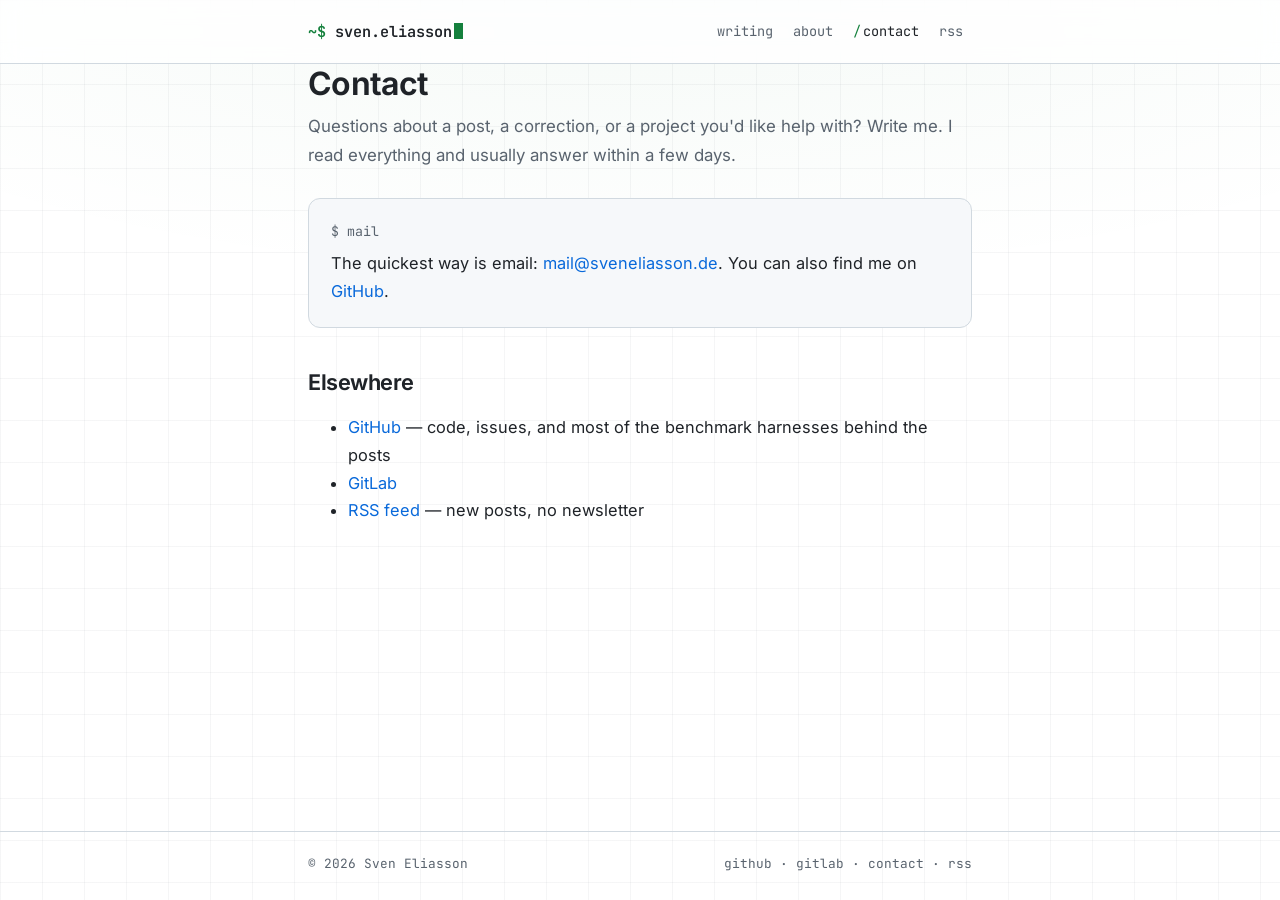
<file: contact/index.html>
<!DOCTYPE html><html lang="en"> <head><meta charset="utf-8"><meta name="viewport" content="width=device-width, initial-scale=1"><title>Contact · Sven Eliasson</title><meta name="description" content="Send Sven Eliasson a message: questions about a post, corrections, or a consulting project."><link rel="canonical" href="https://sveneliasson.de/contact/"><link rel="icon" type="image/svg+xml" href="/favicon.svg"><meta name="color-scheme" content="dark light"><meta property="og:title" content="Contact · Sven Eliasson"><meta property="og:site_name" content="Sven Eliasson"><meta property="og:description" content="Send Sven Eliasson a message: questions about a post, corrections, or a consulting project."><meta property="og:type" content="website"><meta property="og:url" content="https://sveneliasson.de/contact/"><meta name="twitter:card" content="summary"><link rel="alternate" type="application/rss+xml" title="Sven Eliasson" href="/rss.xml"><link rel="sitemap" href="/sitemap-index.xml"><link rel="stylesheet" href="/_astro/_slug_.BN0oVJjn.css">
<style>.lede[data-astro-cid-uw5kdbxl]{font-size:1.05rem;color:var(--muted);margin:0 0 1.8rem}.contact[data-astro-cid-uw5kdbxl]{display:flex;flex-direction:column;gap:1rem}.botcheck[data-astro-cid-uw5kdbxl]{display:none}.row[data-astro-cid-uw5kdbxl]{display:grid;grid-template-columns:1fr 1fr;gap:1rem}@media(max-width:34rem){.row[data-astro-cid-uw5kdbxl]{grid-template-columns:1fr}}label[data-astro-cid-uw5kdbxl]{display:flex;flex-direction:column;gap:.35rem}label[data-astro-cid-uw5kdbxl] span[data-astro-cid-uw5kdbxl]{font-family:var(--mono);font-size:.78rem;color:var(--muted)}label[data-astro-cid-uw5kdbxl] span[data-astro-cid-uw5kdbxl]:before{content:"> ";color:var(--accent)}input[data-astro-cid-uw5kdbxl][type=text],input[data-astro-cid-uw5kdbxl][type=email],textarea[data-astro-cid-uw5kdbxl]{font:inherit;font-size:.95rem;color:var(--fg);background:var(--bg);border:1px solid var(--border);border-radius:8px;padding:.6rem .75rem;width:100%;transition:border-color .15s ease,box-shadow .15s ease}textarea[data-astro-cid-uw5kdbxl]{resize:vertical;line-height:1.55}input[data-astro-cid-uw5kdbxl]:focus,textarea[data-astro-cid-uw5kdbxl]:focus{outline:none;border-color:var(--accent);box-shadow:0 0 0 3px var(--glow)}input[data-astro-cid-uw5kdbxl]:user-invalid,textarea[data-astro-cid-uw5kdbxl]:user-invalid{border-color:#f87171}.actions[data-astro-cid-uw5kdbxl]{display:flex;flex-wrap:wrap;align-items:center;gap:1rem;margin-top:.2rem}.status[data-astro-cid-uw5kdbxl]{margin:0;font-family:var(--mono);font-size:.85rem;min-height:1.4em}.status[data-astro-cid-uw5kdbxl].ok{color:var(--accent)}.status[data-astro-cid-uw5kdbxl].err{color:#f87171}
</style></head> <body> <header class="site"> <div class="wrap"> <a href="/" class="brand"><span class="prompt">~$</span> sven.eliasson<span class="cursor" aria-hidden="true"></span></a> <nav aria-label="Main"> <a href="/">writing</a><a href="/about/">about</a><a href="/contact/" aria-current="page">contact</a><a href="/rss.xml" data-secondary="true">rss</a> </nav> </div> </header> <main class="wrap">  <h1 data-astro-cid-uw5kdbxl>Contact</h1> <p class="lede" data-astro-cid-uw5kdbxl>
Questions about a post, a correction, or a project you'd like help with?
    Write me. I read everything and usually answer within a few days.
</p> <div class="card" data-astro-cid-uw5kdbxl> <p class="meta" style="margin:0 0 .5rem" data-astro-cid-uw5kdbxl>$ mail</p> <p style="margin:0" data-astro-cid-uw5kdbxl>
The quickest way is email: <a href="mailto:mail@sveneliasson.de" data-astro-cid-uw5kdbxl>mail@sveneliasson.de</a>.
        You can also find me on <a href="https://github.com/comino" data-astro-cid-uw5kdbxl>GitHub</a>.
</p> </div><h2 data-astro-cid-uw5kdbxl>Elsewhere</h2> <ul data-astro-cid-uw5kdbxl> <li data-astro-cid-uw5kdbxl><a href="https://github.com/comino" data-astro-cid-uw5kdbxl>GitHub</a> — code, issues, and most of the benchmark harnesses behind the posts</li> <li data-astro-cid-uw5kdbxl><a href="https://gitlab.com/comino" data-astro-cid-uw5kdbxl>GitLab</a></li> <li data-astro-cid-uw5kdbxl><a href="/rss.xml" data-astro-cid-uw5kdbxl>RSS feed</a> — new posts, no newsletter</li> </ul>  <script type="module">const e=document.getElementById("contact-form"),o=document.getElementById("status"),a=document.getElementById("send"),t=(n,s)=>{o&&(o.textContent=n,o.className=`status ${s}`)};new URLSearchParams(location.search).get("sent")==="1"&&(t("✓ message sent. Thanks, I will get back to you.","ok"),e?.reset(),history.replaceState(null,"",location.pathname));e?.addEventListener("submit",async n=>{if(n.preventDefault(),!!e.reportValidity()){a&&(a.disabled=!0),t("sending…","ok");try{const s=new FormData(e);s.delete("redirect");const c=await fetch(e.action,{method:"POST",headers:{Accept:"application/json"},body:s}),r=await c.json().catch(()=>({}));c.ok&&r.success!==!1?(t("✓ message sent. Thanks, I will get back to you.","ok"),e.reset()):t(`✗ ${r.message??"sending failed"} — please use email instead.`,"err")}catch{t("✗ network error — please use email instead.","err")}finally{a&&(a.disabled=!1)}}});</script>  </main> <footer class="site"> <div class="wrap"> <span>© 2026 Sven Eliasson</span> <span> <a href="https://github.com/comino">github</a> ·
<a href="https://gitlab.com/comino">gitlab</a> ·
<a href="/contact/">contact</a> ·
<a href="/rss.xml">rss</a> </span> </div> </footer> <script type="module">if(navigator.clipboard)for(const e of document.querySelectorAll("article pre")){const t=document.createElement("button");t.type="button",t.className="copy-btn",t.textContent="copy",t.setAttribute("aria-label","Copy code to clipboard"),t.addEventListener("click",async()=>{const o=e.querySelector("code")?.innerText??e.innerText;try{await navigator.clipboard.writeText(o.replace(/\n$/,"")),t.textContent="copied",t.classList.add("done"),setTimeout(()=>{t.textContent="copy",t.classList.remove("done")},1600)}catch{t.textContent="failed"}}),e.appendChild(t)}</script> </body> </html>
</file>
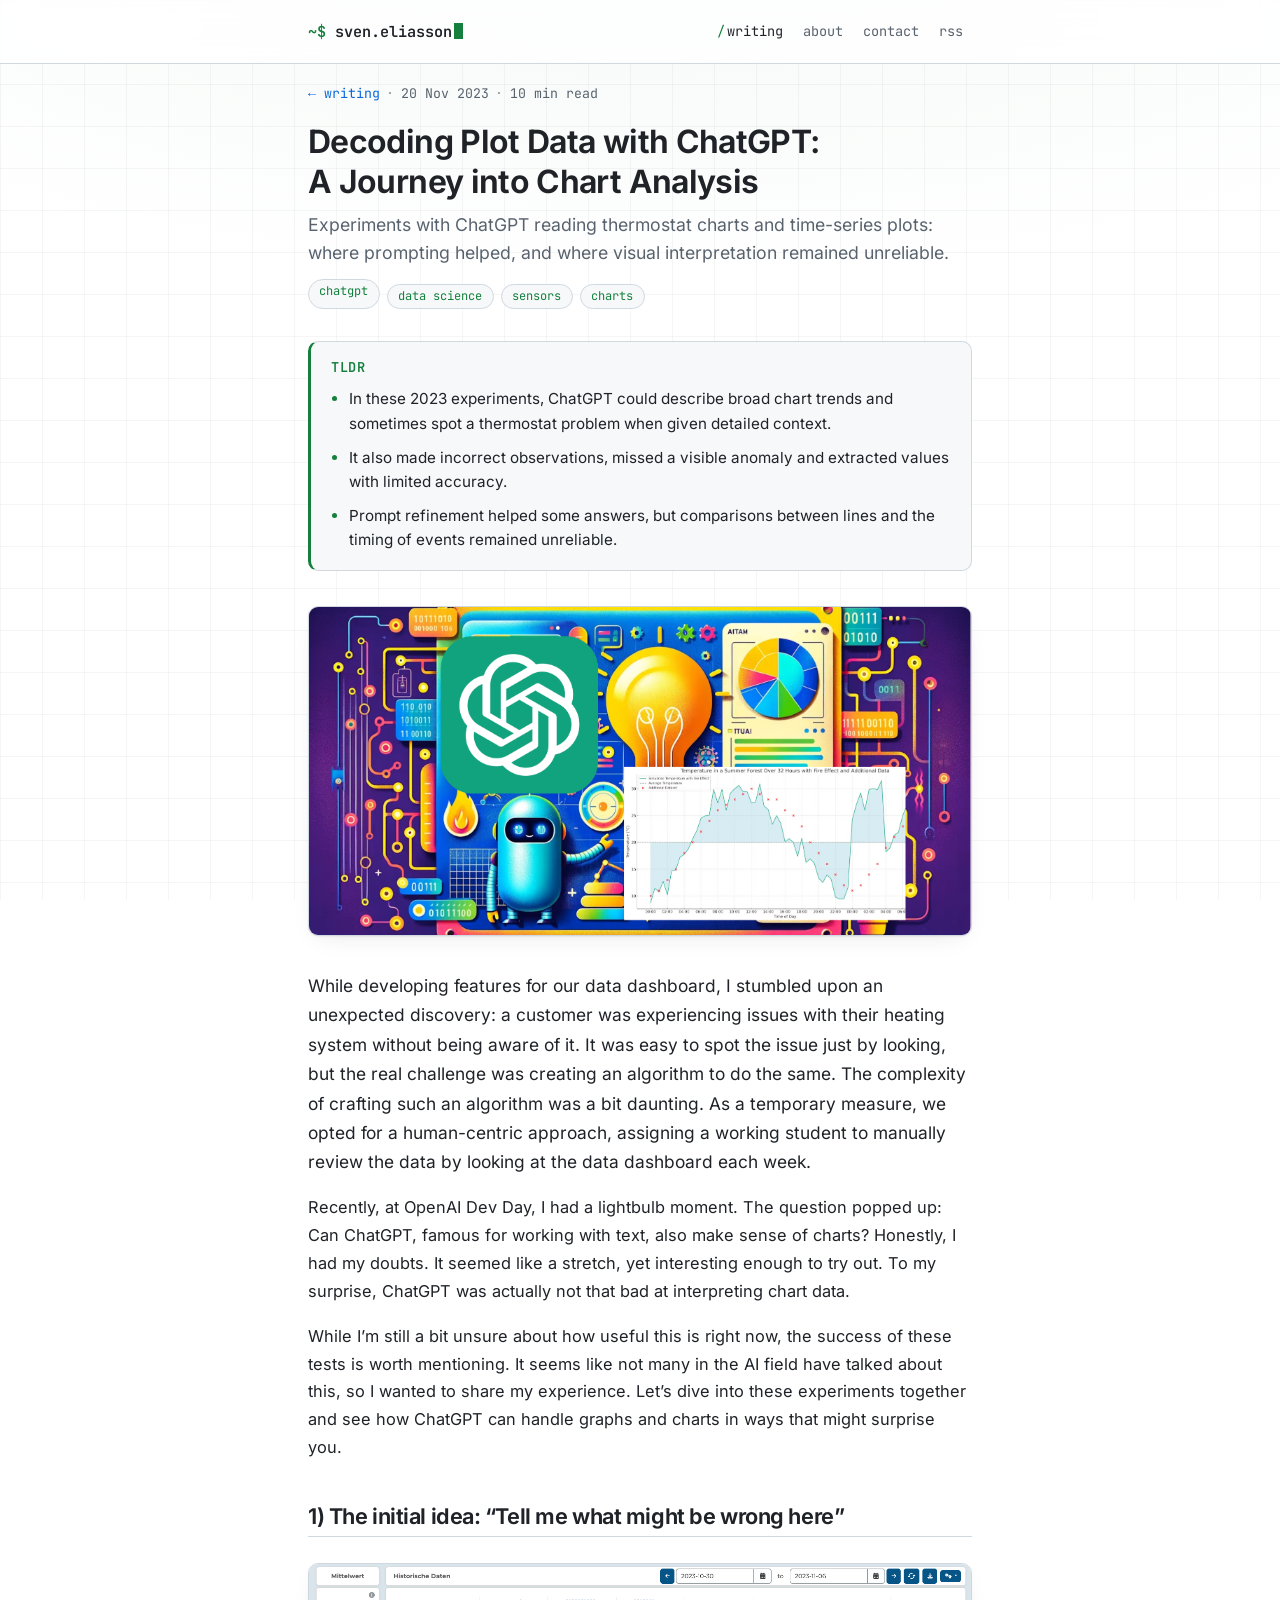
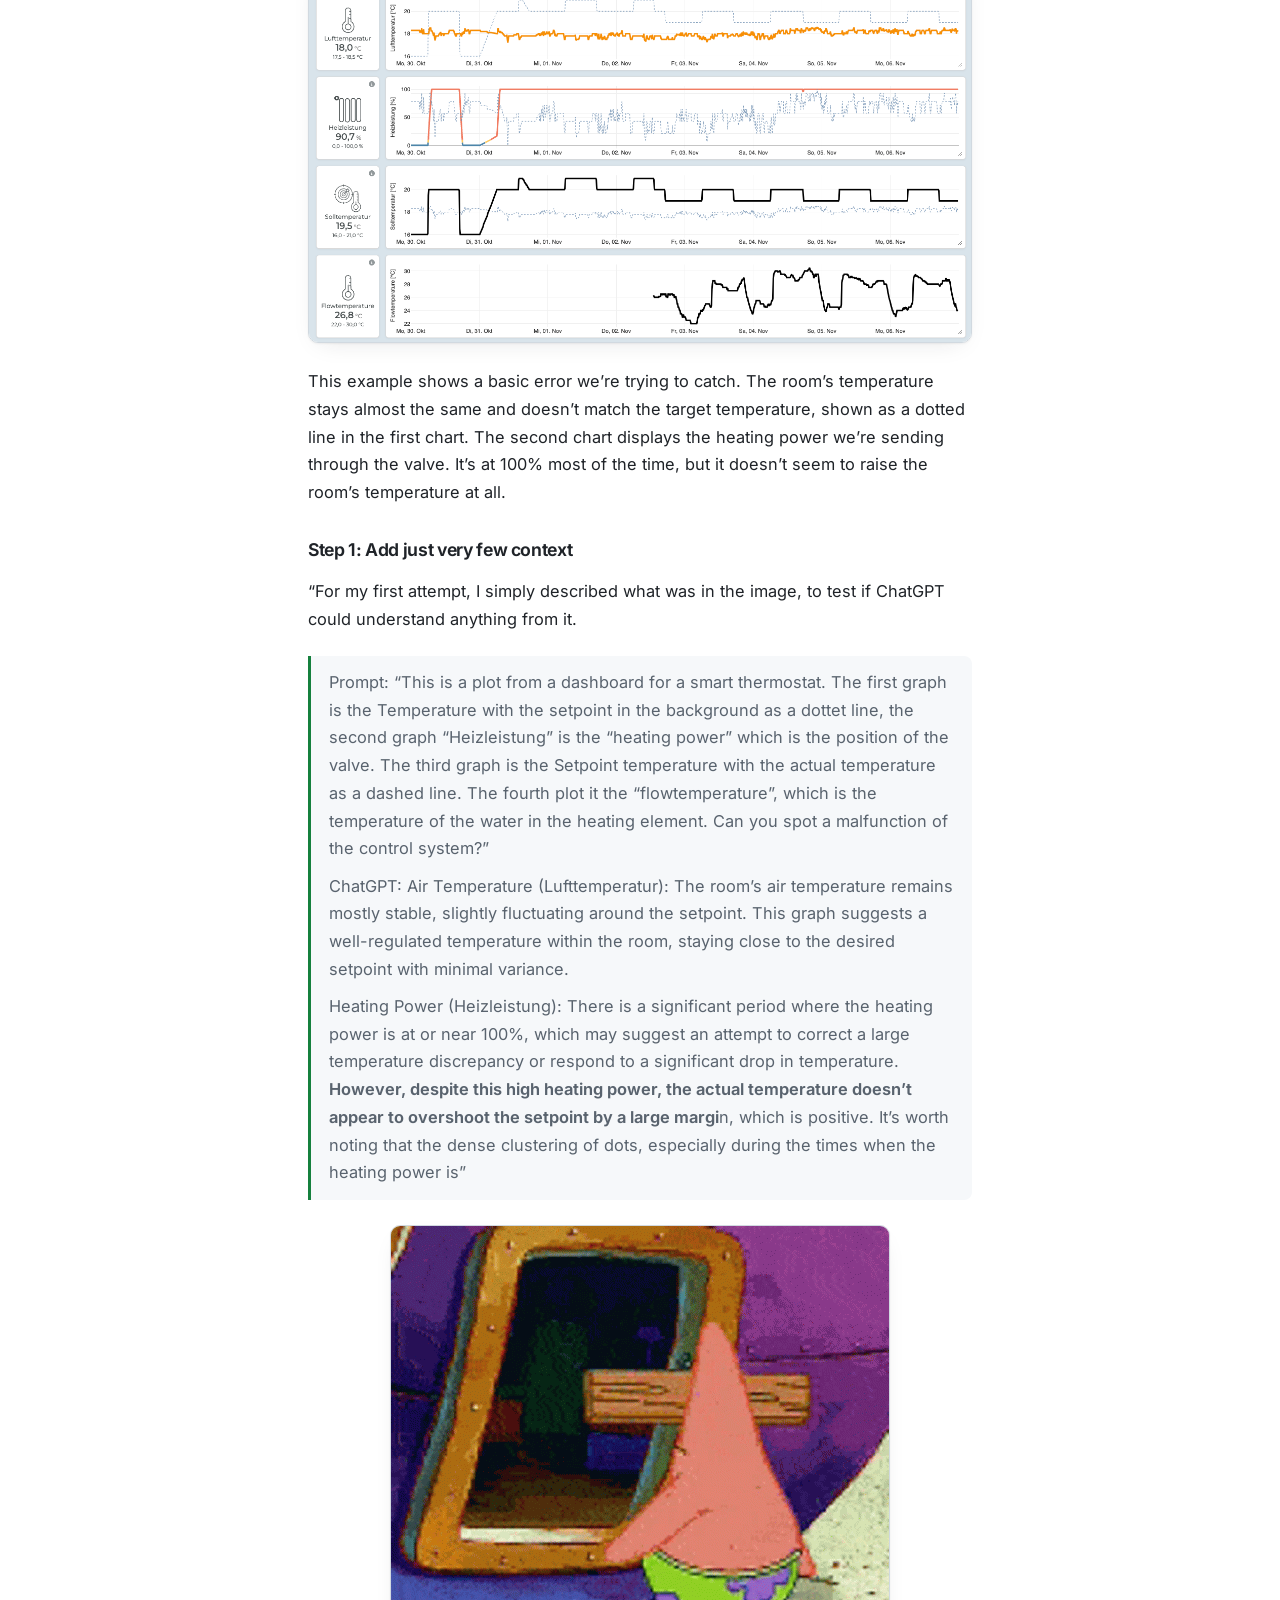
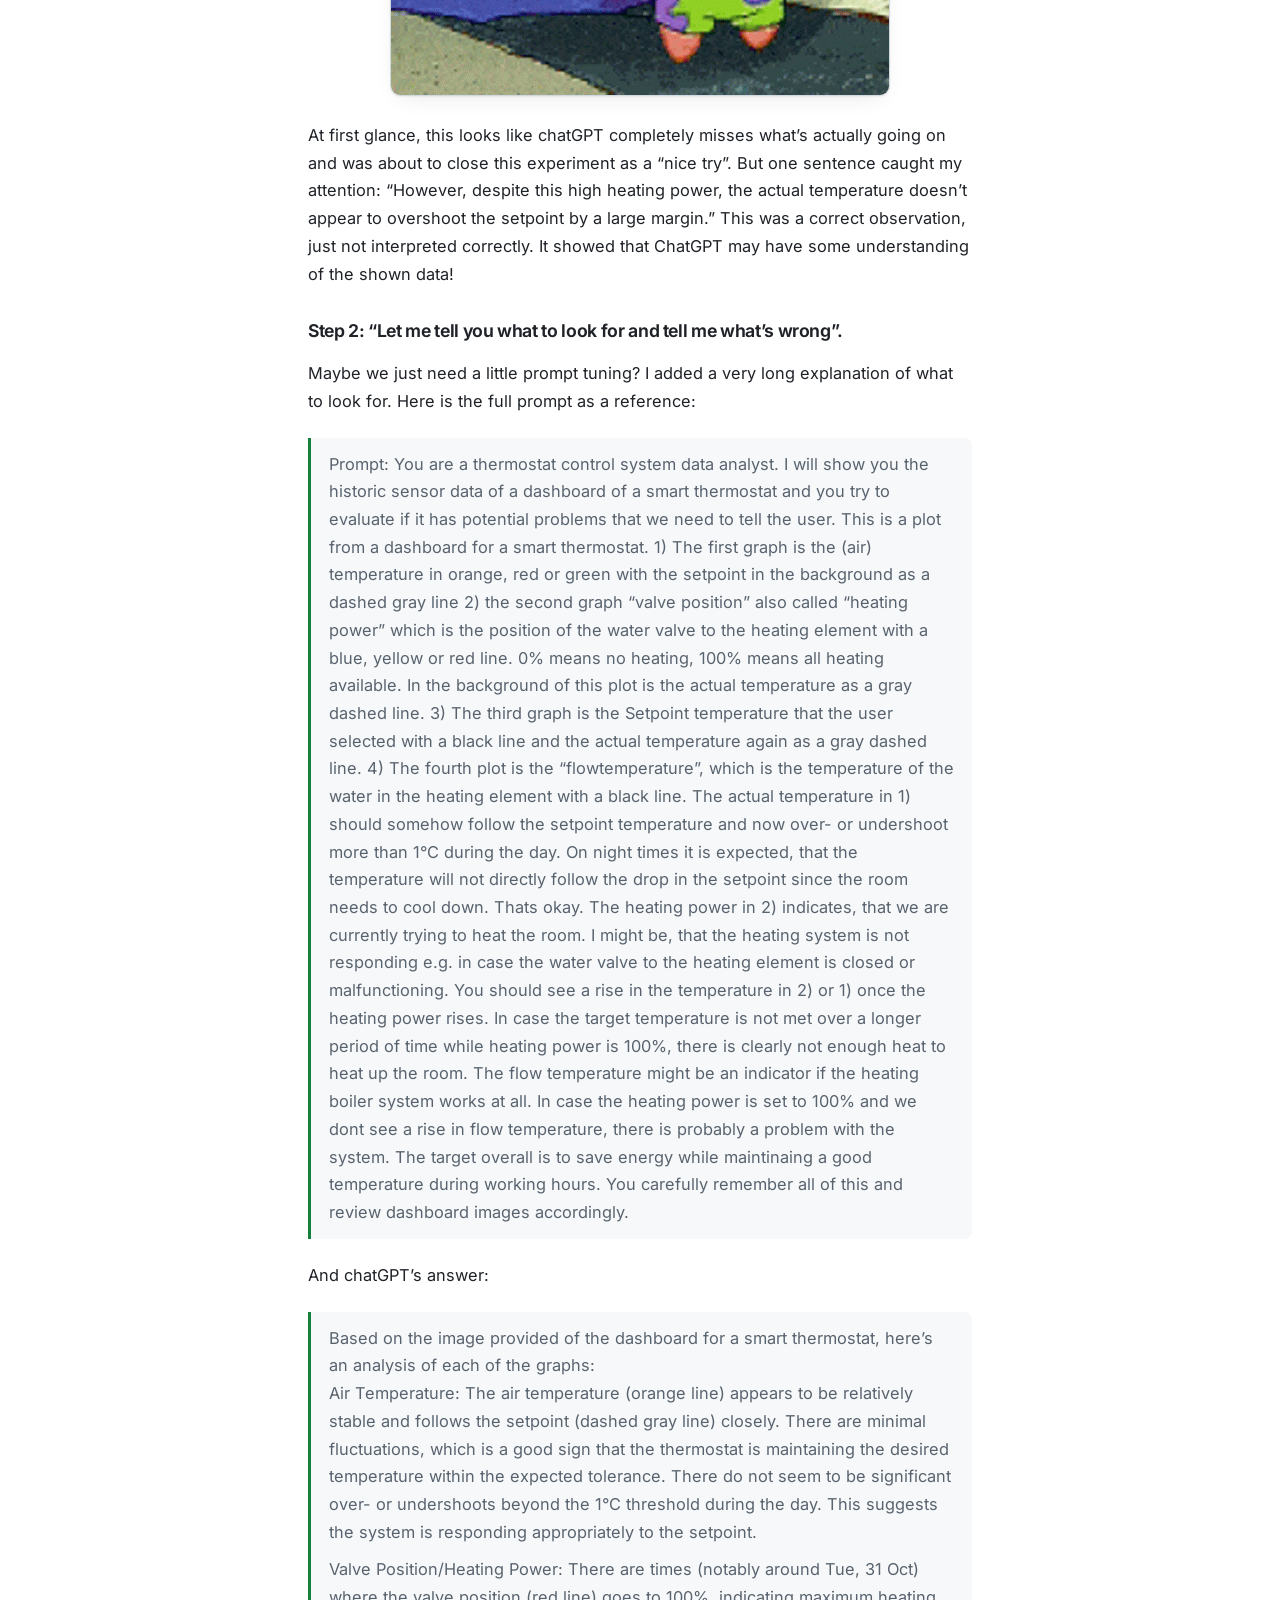
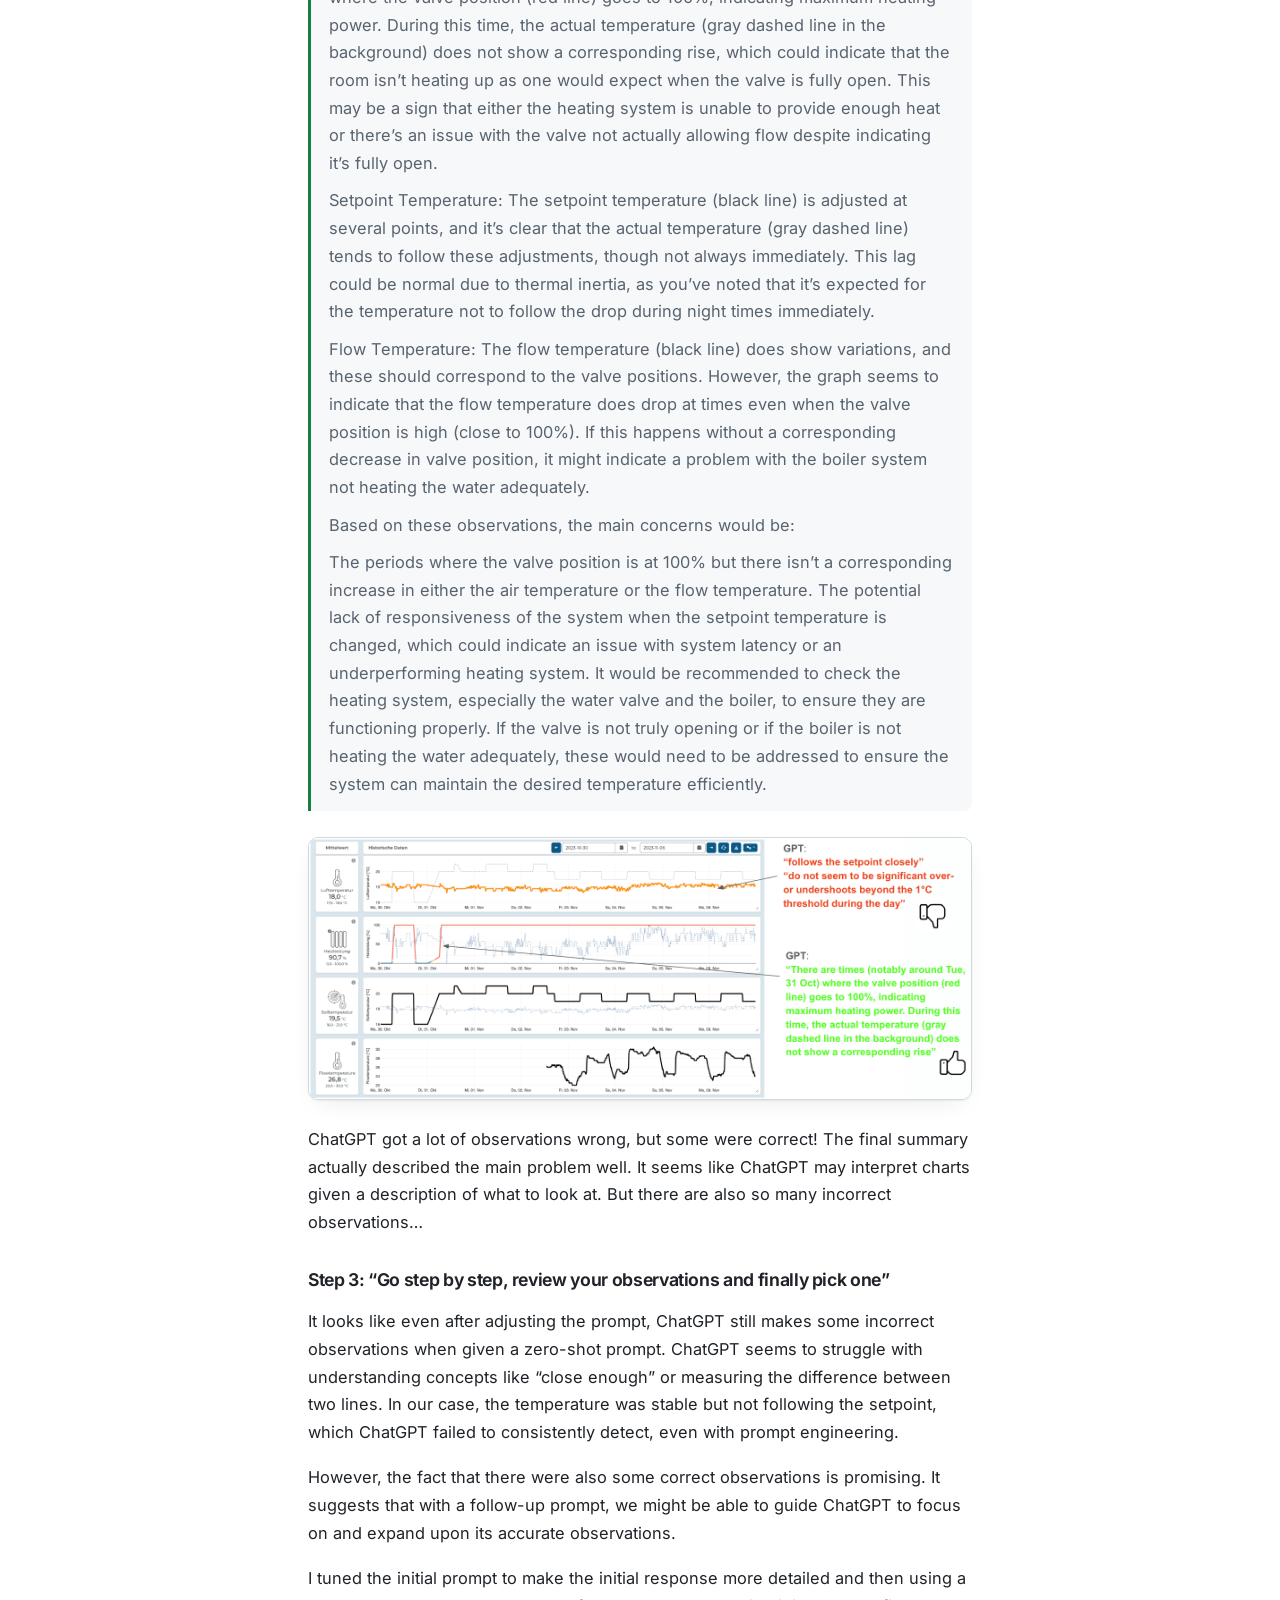
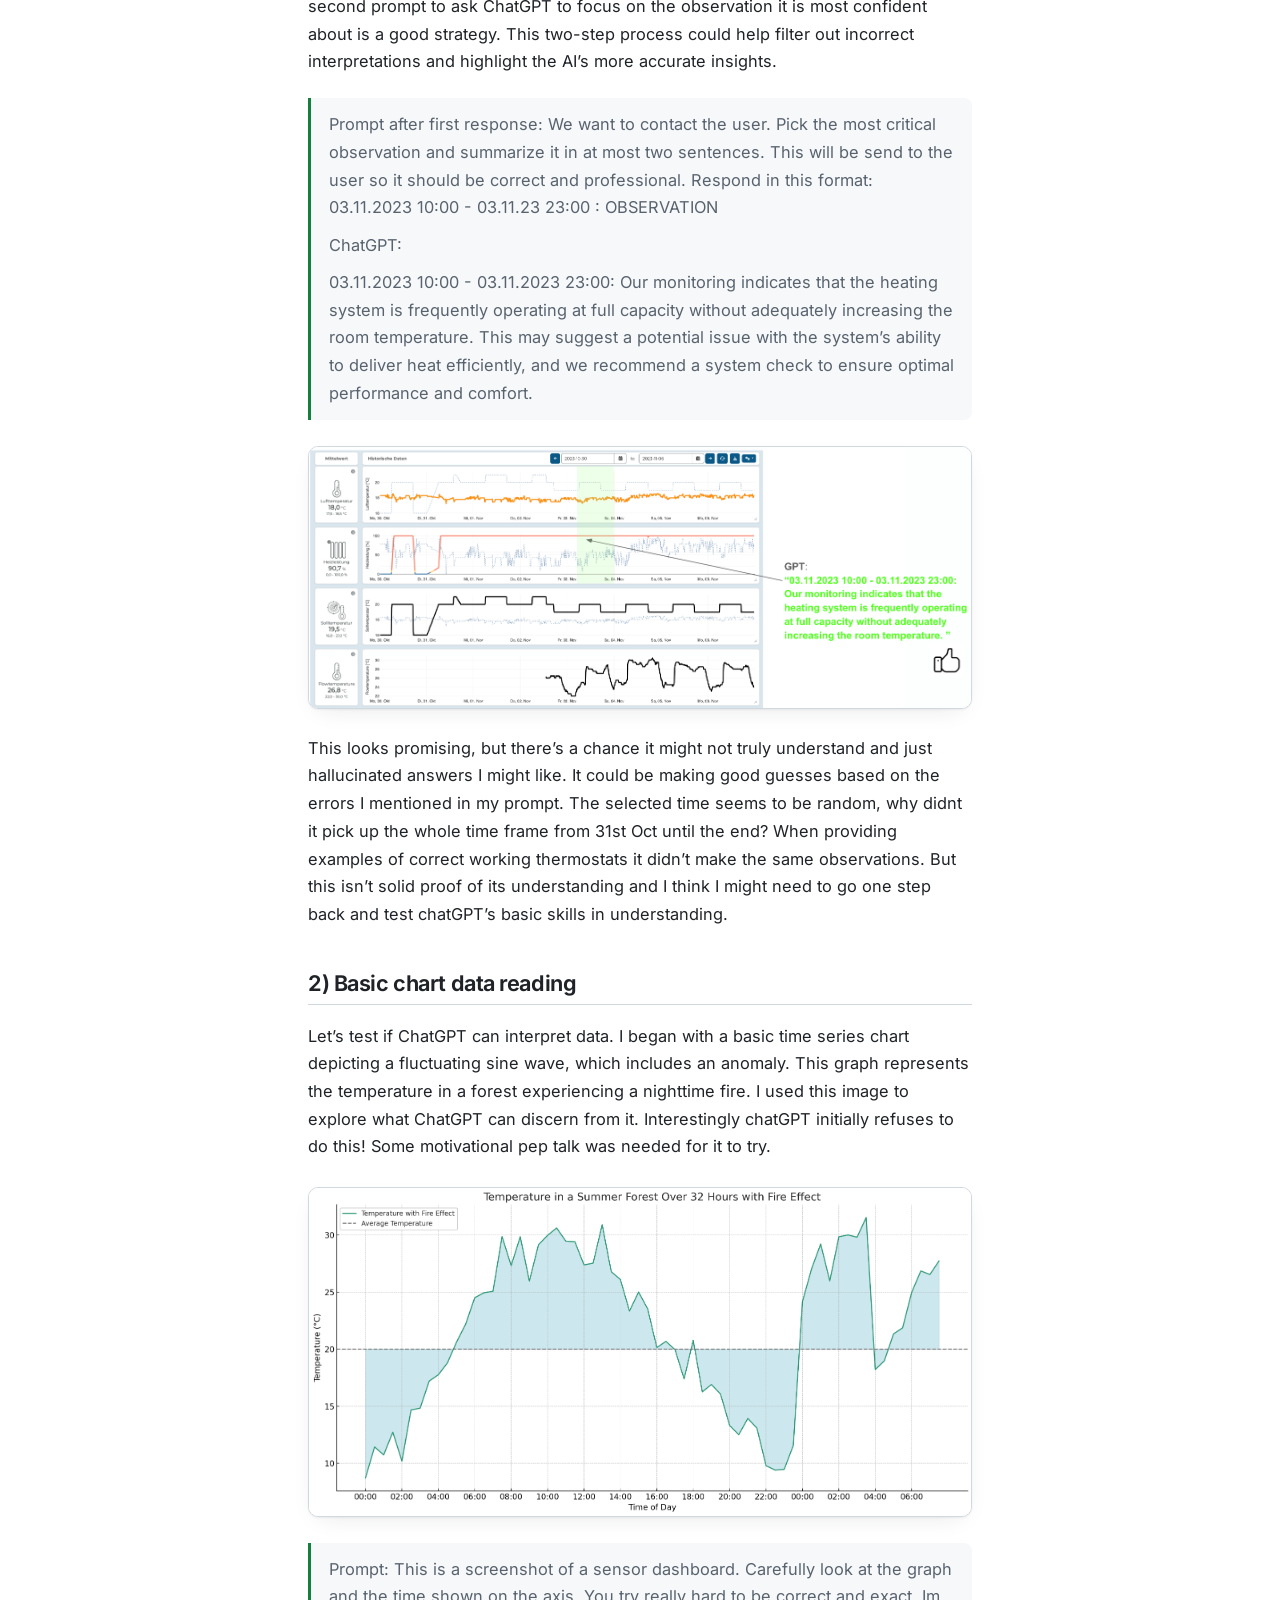
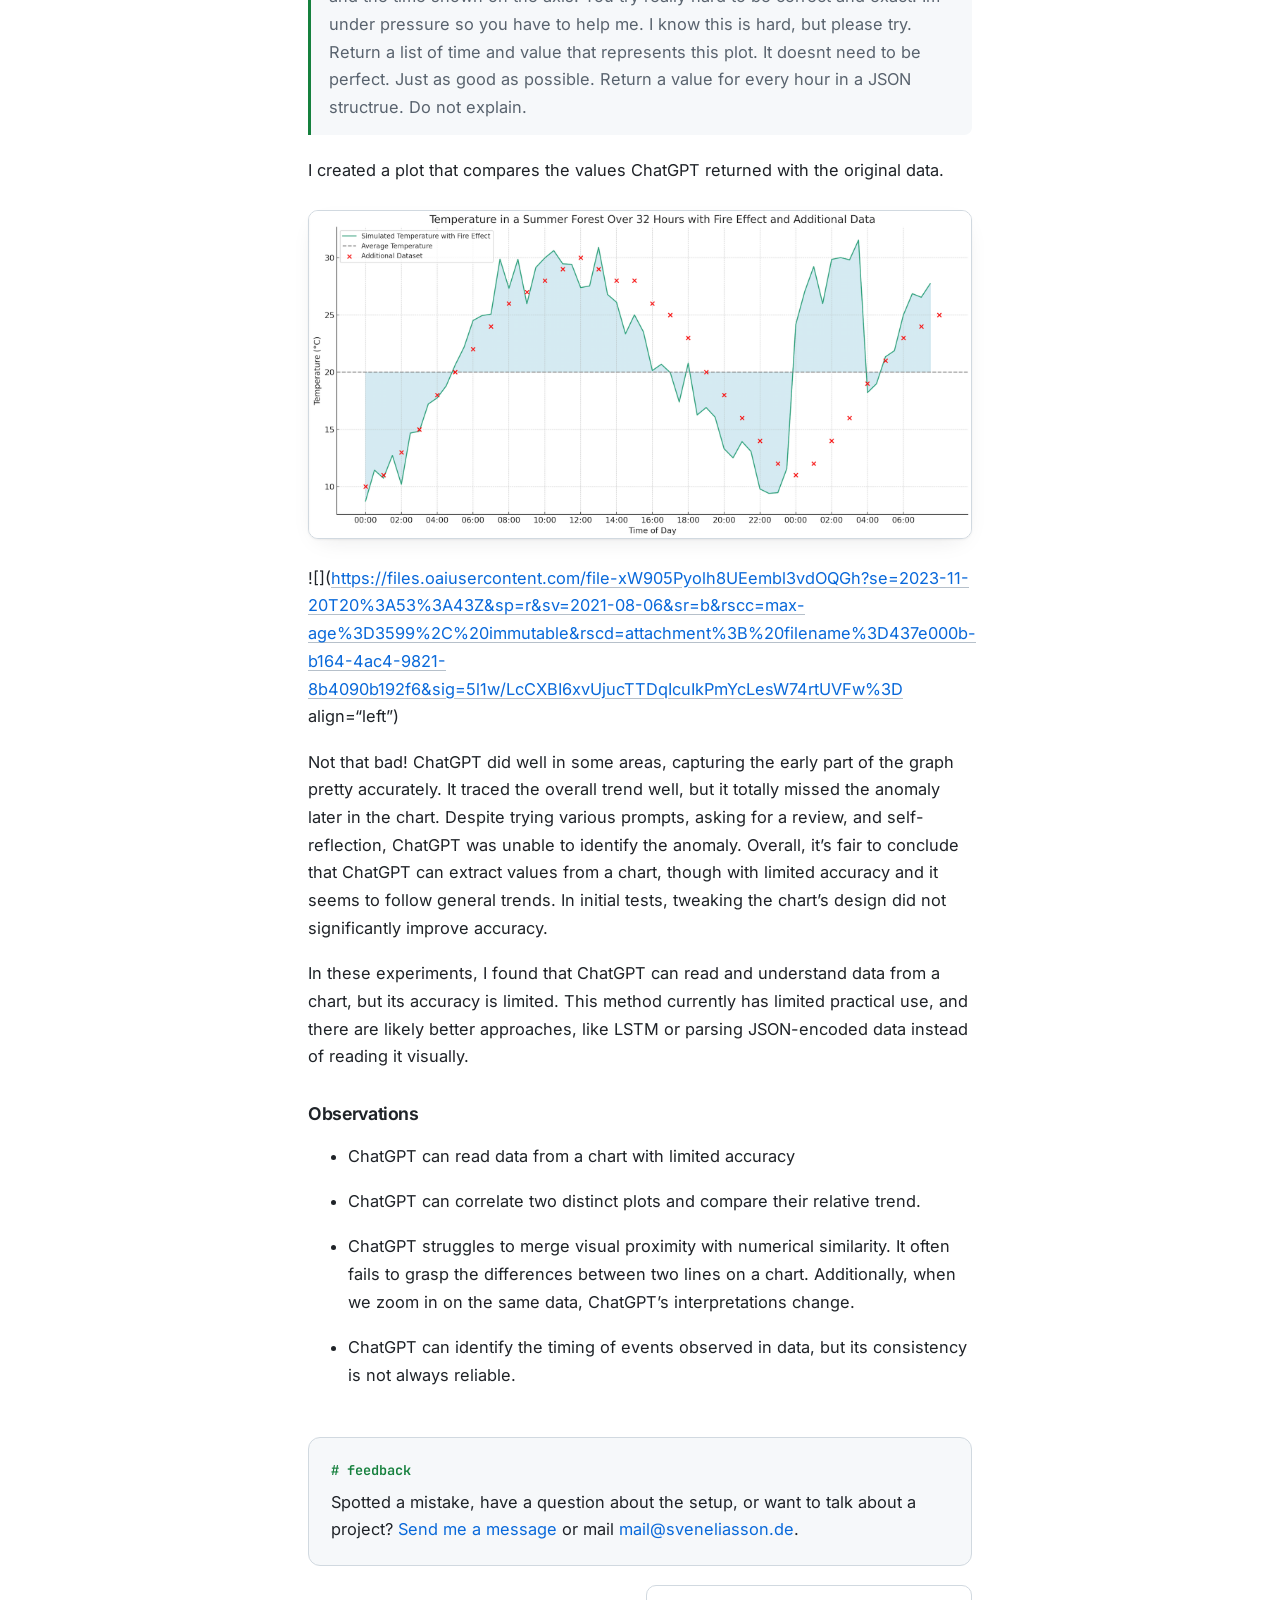
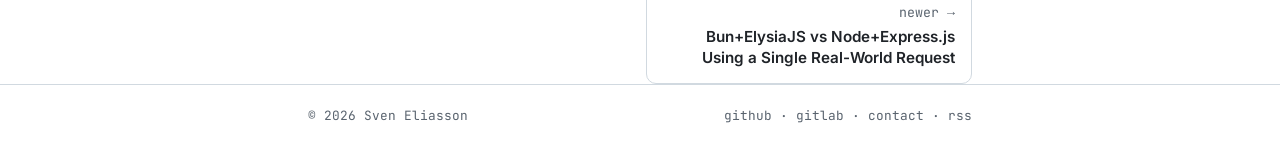
<file: decoding-plot-data-with-chatgpt-a-journey-into-chart-analysis-part-1/index.html>
<!DOCTYPE html><html lang="en"> <head><meta charset="utf-8"><meta name="viewport" content="width=device-width, initial-scale=1"><title>Decoding Plot Data with ChatGPT: A Journey into Chart Analysis</title><meta name="description" content="Experiments with ChatGPT reading thermostat charts and time-series plots: where prompting helped, and where visual interpretation remained unreliable."><link rel="canonical" href="https://sveneliasson.de/decoding-plot-data-with-chatgpt-a-journey-into-chart-analysis-part-1/"><link rel="icon" type="image/svg+xml" href="/favicon.svg"><meta name="color-scheme" content="dark light"><meta property="og:title" content="Decoding Plot Data with ChatGPT: A Journey into Chart Analysis"><meta property="og:site_name" content="Sven Eliasson"><meta property="og:description" content="Experiments with ChatGPT reading thermostat charts and time-series plots: where prompting helped, and where visual interpretation remained unreliable."><meta property="og:type" content="article"><meta property="og:url" content="https://sveneliasson.de/decoding-plot-data-with-chatgpt-a-journey-into-chart-analysis-part-1/"><meta property="og:image" content="https://sveneliasson.de/images/v1714236677806-10f3b815-e233-4522-a0b3-6654522fe5af.png"><meta name="twitter:card" content="summary_large_image"><meta name="twitter:image" content="https://sveneliasson.de/images/v1714236677806-10f3b815-e233-4522-a0b3-6654522fe5af.png"><link rel="alternate" type="application/rss+xml" title="Sven Eliasson" href="/rss.xml"><link rel="sitemap" href="/sitemap-index.xml"><link rel="stylesheet" href="/_astro/_slug_.BN0oVJjn.css">
<style>.post-header[data-astro-cid-yvbahnfj]{margin-bottom:2rem}.post-header[data-astro-cid-yvbahnfj] .meta[data-astro-cid-yvbahnfj]{display:flex;flex-wrap:wrap;gap:.4rem;align-items:center}.sep[data-astro-cid-yvbahnfj]{opacity:.6}.back[data-astro-cid-yvbahnfj]{text-decoration:none}.standfirst[data-astro-cid-yvbahnfj]{color:var(--muted);font-size:1.1rem;line-height:1.55;margin:.6rem 0 0;text-wrap:pretty}.tldr[data-astro-cid-yvbahnfj]{margin:0 0 2.2rem;padding:1.1rem 1.25rem;background:var(--bg-raise);border:1px solid var(--border);border-inline-start:3px solid var(--accent);border-radius:10px}.tldr[data-astro-cid-yvbahnfj] h2[data-astro-cid-yvbahnfj]{margin:0 0 .7rem;padding:0;border:0;color:var(--accent);font-family:var(--mono);font-size:.85rem;font-weight:600;letter-spacing:.04em}.tldr[data-astro-cid-yvbahnfj] ul[data-astro-cid-yvbahnfj]{margin:0;padding-inline-start:1.1rem;font-size:.95rem;line-height:1.6}.tldr[data-astro-cid-yvbahnfj] li[data-astro-cid-yvbahnfj]+li[data-astro-cid-yvbahnfj]{margin-top:.6rem}.tldr[data-astro-cid-yvbahnfj] li[data-astro-cid-yvbahnfj]::marker{color:var(--accent)}.cover[data-astro-cid-yvbahnfj]{display:block;width:100%;height:auto;max-height:32rem;object-fit:contain;background:var(--bg-raise);margin:0 0 2.2rem;box-shadow:var(--shadow)}.outro[data-astro-cid-yvbahnfj]{margin-top:3rem}.outro[data-astro-cid-yvbahnfj] p[data-astro-cid-yvbahnfj]{margin:0}.outro-title[data-astro-cid-yvbahnfj]{font-family:var(--mono);font-size:.85rem;font-weight:600;color:var(--accent);margin:0 0 .4rem!important}.post-nav[data-astro-cid-yvbahnfj]{display:grid;grid-template-columns:1fr 1fr;gap:.8rem;margin-top:1.2rem}.nav-card[data-astro-cid-yvbahnfj]{display:flex;flex-direction:column;gap:.25rem;padding:.9rem 1rem;border:1px solid var(--border);border-radius:10px;color:var(--fg);text-decoration:none;transition:border-color .15s ease,background .15s ease}.nav-card[data-astro-cid-yvbahnfj]:hover{border-color:var(--accent);background:var(--bg-raise);text-decoration:none}.nav-card[data-astro-cid-yvbahnfj].next{text-align:right}.nav-title[data-astro-cid-yvbahnfj]{font-weight:600;font-size:.95rem;line-height:1.35}.nav-card[data-astro-cid-yvbahnfj]:hover .nav-title[data-astro-cid-yvbahnfj]{color:var(--accent)}@media(max-width:34rem){.post-nav[data-astro-cid-yvbahnfj]{grid-template-columns:1fr}.nav-card[data-astro-cid-yvbahnfj].next{text-align:left}}
</style></head> <body> <header class="site"> <div class="wrap"> <a href="/" class="brand"><span class="prompt">~$</span> sven.eliasson<span class="cursor" aria-hidden="true"></span></a> <nav aria-label="Main"> <a href="/" aria-current="page">writing</a><a href="/about/">about</a><a href="/contact/">contact</a><a href="/rss.xml" data-secondary="true">rss</a> </nav> </div> </header> <main class="wrap">  <article data-astro-cid-yvbahnfj> <header class="post-header" data-astro-cid-yvbahnfj> <p class="meta" data-astro-cid-yvbahnfj> <a href="/" class="back" data-astro-cid-yvbahnfj>← writing</a> <span class="sep" data-astro-cid-yvbahnfj>·</span> <time datetime="2023-11-20T20:20:56.800Z" data-astro-cid-yvbahnfj>20 Nov 2023</time> <span class="sep" data-astro-cid-yvbahnfj>·</span> 10 min read
</p> <h1 data-astro-cid-yvbahnfj>Decoding Plot Data with ChatGPT: A Journey into Chart Analysis</h1> <p class="standfirst" data-astro-cid-yvbahnfj>Experiments with ChatGPT reading thermostat charts and time-series plots: where prompting helped, and where visual interpretation remained unreliable.</p> <ul class="chips" aria-label="Tags" data-astro-cid-yvbahnfj> <li class="chip" data-astro-cid-yvbahnfj>chatgpt</li><li class="chip" data-astro-cid-yvbahnfj>data science</li><li class="chip" data-astro-cid-yvbahnfj>sensors</li><li class="chip" data-astro-cid-yvbahnfj>charts</li> </ul> </header> <section class="tldr" aria-labelledby="tldr" data-astro-cid-yvbahnfj> <h2 id="tldr" data-astro-cid-yvbahnfj>TLDR</h2> <ul data-astro-cid-yvbahnfj> <li data-astro-cid-yvbahnfj>In these 2023 experiments, ChatGPT could describe broad chart trends and sometimes spot a thermostat problem when given detailed context.</li><li data-astro-cid-yvbahnfj>It also made incorrect observations, missed a visible anomaly and extracted values with limited accuracy.</li><li data-astro-cid-yvbahnfj>Prompt refinement helped some answers, but comparisons between lines and the timing of events remained unreliable.</li> </ul> </section> <img class="cover" src="/images/v1714236677806-10f3b815-e233-4522-a0b3-6654522fe5af.png" alt="" loading="eager" data-astro-cid-yvbahnfj> <p>While developing features for our data dashboard, I stumbled upon an unexpected discovery: a customer was experiencing issues with their heating system without being aware of it. It was easy to spot the issue just by looking, but the real challenge was creating an algorithm to do the same. The complexity of crafting such an algorithm was a bit daunting. As a temporary measure, we opted for a human-centric approach, assigning a working student to manually review the data by looking at the data dashboard each week.</p>
<p>Recently, at OpenAI Dev Day, I had a lightbulb moment. The question popped up: Can ChatGPT, famous for working with text, also make sense of charts? Honestly, I had my doubts. It seemed like a stretch, yet interesting enough to try out. To my surprise, ChatGPT was actually not that bad at interpreting chart data.</p>
<p>While I’m still a bit unsure about how useful this is right now, the success of these tests is worth mentioning. It seems like not many in the AI field have talked about this, so I wanted to share my experience. Let’s dive into these experiments together and see how ChatGPT can handle graphs and charts in ways that might surprise you.</p>
<h2 id="1-the-initial-idea-tell-me-what-might-be-wrong-here">1) The initial idea: “Tell me what might be wrong here”</h2>
<p><img src="/images/v1700515125830-7e832ec3-a189-4074-b991-f01b4129cfe0.png" alt=""></p>
<p>This example shows a basic error we’re trying to catch. The room’s temperature stays almost the same and doesn’t match the target temperature, shown as a dotted line in the first chart. The second chart displays the heating power we’re sending through the valve. It’s at 100% most of the time, but it doesn’t seem to raise the room’s temperature at all.</p>
<h3 id="step-1-add-just-very-few-context">Step 1: Add just very few context</h3>
<p>“For my first attempt, I simply described what was in the image, to test if ChatGPT could understand anything from it.</p>
<blockquote>
<p>Prompt: “This is a plot from a dashboard for a smart thermostat. The first graph is the Temperature with the setpoint in the background as a dottet line, the second graph “Heizleistung” is the “heating power” which is the position of the valve. The third graph is the Setpoint temperature with the actual temperature as a dashed line. The fourth plot it the “flowtemperature”, which is the temperature of the water in the heating element. Can you spot a malfunction of the control system?”</p>
<p>ChatGPT: Air Temperature (Lufttemperatur): The room’s air temperature remains mostly stable, slightly fluctuating around the setpoint. This graph suggests a well-regulated temperature within the room, staying close to the desired setpoint with minimal variance.</p>
<p>Heating Power (Heizleistung): There is a significant period where the heating power is at or near 100%, which may suggest an attempt to correct a large temperature discrepancy or respond to a significant drop in temperature. <strong>However, despite this high heating power, the actual temperature doesn’t appear to overshoot the setpoint by a large margi</strong>n, which is positive. It’s worth noting that the dense clustering of dots, especially during the times when the heating power is”</p>
</blockquote>
<p><img src="/images/v1700521351486-ccaccf55-d527-4aec-8f9a-e1013b15db05.gif" alt=""></p>
<p>At first glance, this looks like chatGPT completely misses what’s actually going on and was about to close this experiment as a “nice try”. But one sentence caught my attention: “However, despite this high heating power, the actual temperature doesn’t appear to overshoot the setpoint by a large margin.” This was a correct observation, just not interpreted correctly. It showed that ChatGPT may have some understanding of the shown data!</p>
<h3 id="step-2-let-me-tell-you-what-to-look-for-and-tell-me-whats-wrong">Step 2: “Let me tell you what to look for and tell me what’s wrong”.</h3>
<p>Maybe we just need a little prompt tuning? I added a very long explanation of what to look for. Here is the full prompt as a reference:</p>
<blockquote>
<p>Prompt: You are a thermostat control system data analyst. I will show you the historic sensor data of a dashboard of a smart thermostat and you try to evaluate if it has potential problems that we need to tell the user. This is a plot from a dashboard for a smart thermostat. 1) The first graph is the (air) temperature in orange, red or green with the setpoint in the background as a dashed gray line 2) the second graph “valve position” also called “heating power” which is the position of the water valve to the heating element with a blue, yellow or red line. 0% means no heating, 100% means all heating available. In the background of this plot is the actual temperature as a gray dashed line. 3) The third graph is the Setpoint temperature that the user selected with a black line and the actual temperature again as a gray dashed line. 4) The fourth plot is the “flowtemperature”, which is the temperature of the water in the heating element with a black line. The actual temperature in 1) should somehow follow the setpoint temperature and now over- or undershoot more than 1°C during the day. On night times it is expected, that the temperature will not directly follow the drop in the setpoint since the room needs to cool down. Thats okay. The heating power in 2) indicates, that we are currently trying to heat the room. I might be, that the heating system is not responding e.g. in case the water valve to the heating element is closed or malfunctioning. You should see a rise in the temperature in 2) or 1) once the heating power rises. In case the target temperature is not met over a longer period of time while heating power is 100%, there is clearly not enough heat to heat up the room. The flow temperature might be an indicator if the heating boiler system works at all. In case the heating power is set to 100% and we dont see a rise in flow temperature, there is probably a problem with the system. The target overall is to save energy while maintinaing a good temperature during working hours. You carefully remember all of this and review dashboard images accordingly.</p>
</blockquote>
<p>And chatGPT’s answer:</p>
<blockquote>
<p>Based on the image provided of the dashboard for a smart thermostat, here’s an analysis of each of the graphs:<br>
Air Temperature: The air temperature (orange line) appears to be relatively stable and follows the setpoint (dashed gray line) closely. There are minimal fluctuations, which is a good sign that the thermostat is maintaining the desired temperature within the expected tolerance. There do not seem to be significant over- or undershoots beyond the 1°C threshold during the day. This suggests the system is responding appropriately to the setpoint.</p>
<p>Valve Position/Heating Power: There are times (notably around Tue, 31 Oct) where the valve position (red line) goes to 100%, indicating maximum heating power. During this time, the actual temperature (gray dashed line in the background) does not show a corresponding rise, which could indicate that the room isn’t heating up as one would expect when the valve is fully open. This may be a sign that either the heating system is unable to provide enough heat or there’s an issue with the valve not actually allowing flow despite indicating it’s fully open.</p>
<p>Setpoint Temperature: The setpoint temperature (black line) is adjusted at several points, and it’s clear that the actual temperature (gray dashed line) tends to follow these adjustments, though not always immediately. This lag could be normal due to thermal inertia, as you’ve noted that it’s expected for the temperature not to follow the drop during night times immediately.</p>
<p>Flow Temperature: The flow temperature (black line) does show variations, and these should correspond to the valve positions. However, the graph seems to indicate that the flow temperature does drop at times even when the valve position is high (close to 100%). If this happens without a corresponding decrease in valve position, it might indicate a problem with the boiler system not heating the water adequately.</p>
<p>Based on these observations, the main concerns would be:</p>
<p>The periods where the valve position is at 100% but there isn’t a corresponding increase in either the air temperature or the flow temperature. The potential lack of responsiveness of the system when the setpoint temperature is changed, which could indicate an issue with system latency or an underperforming heating system. It would be recommended to check the heating system, especially the water valve and the boiler, to ensure they are functioning properly. If the valve is not truly opening or if the boiler is not heating the water adequately, these would need to be addressed to ensure the system can maintain the desired temperature efficiently.</p>
</blockquote>
<p><img src="/images/v1700520199636-440b77d8-ccbc-4d27-86dc-82463feda404.png" alt=""></p>
<p>ChatGPT got a lot of observations wrong, but some were correct! The final summary actually described the main problem well. It seems like ChatGPT may interpret charts given a description of what to look at. But there are also so many incorrect observations…</p>
<h3 id="step-3-go-step-by-step-review-your-observations-and-finally-pick-one">Step 3: “Go step by step, review your observations and finally pick one”</h3>
<p>It looks like even after adjusting the prompt, ChatGPT still makes some incorrect observations when given a zero-shot prompt. ChatGPT seems to struggle with understanding concepts like “close enough” or measuring the difference between two lines. In our case, the temperature was stable but not following the setpoint, which ChatGPT failed to consistently detect, even with prompt engineering.</p>
<p>However, the fact that there were also some correct observations is promising. It suggests that with a follow-up prompt, we might be able to guide ChatGPT to focus on and expand upon its accurate observations.</p>
<p>I tuned the initial prompt to make the initial response more detailed and then using a second prompt to ask ChatGPT to focus on the observation it is most confident about is a good strategy. This two-step process could help filter out incorrect interpretations and highlight the AI’s more accurate insights.</p>
<blockquote>
<p>Prompt after first response: We want to contact the user. Pick the most critical observation and summarize it in at most two sentences. This will be send to the user so it should be correct and professional. Respond in this format: 03.11.2023 10:00 - 03.11.23 23:00 : OBSERVATION</p>
<p>ChatGPT:</p>
<p>03.11.2023 10:00 - 03.11.2023 23:00: Our monitoring indicates that the heating system is frequently operating at full capacity without adequately increasing the room temperature. This may suggest a potential issue with the system’s ability to deliver heat efficiently, and we recommend a system check to ensure optimal performance and comfort.</p>
</blockquote>
<p><img src="/images/v1700520323246-f98b4b57-3f48-419d-ab6b-c2ec41421c29.png" alt=""></p>
<p>This looks promising, but there’s a chance it might not truly understand and just hallucinated answers I might like. It could be making good guesses based on the errors I mentioned in my prompt. The selected time seems to be random, why didnt it pick up the whole time frame from 31st Oct until the end? When providing examples of correct working thermostats it didn’t make the same observations. But this isn’t solid proof of its understanding and I think I might need to go one step back and test chatGPT’s basic skills in understanding.</p>
<h2 id="2-basic-chart-data-reading">2) Basic chart data reading</h2>
<p>Let’s test if ChatGPT can interpret data. I began with a basic time series chart depicting a fluctuating sine wave, which includes an anomaly. This graph represents the temperature in a forest experiencing a nighttime fire. I used this image to explore what ChatGPT can discern from it. Interestingly chatGPT initially refuses to do this! Some motivational pep talk was needed for it to try.</p>
<p><img src="/images/v1700519665298-184863da-95b6-40cc-b0c5-cbe43eb92205.png" alt=""></p>
<blockquote>
<p>Prompt: This is a screenshot of a sensor dashboard. Carefully look at the graph and the time shown on the axis. You try really hard to be correct and exact. Im under pressure so you have to help me. I know this is hard, but please try. Return a list of time and value that represents this plot. It doesnt need to be perfect. Just as good as possible. Return a value for every hour in a JSON structrue. Do not explain.</p>
</blockquote>
<p>I created a plot that compares the values ChatGPT returned with the original data.</p>
<p><img src="/images/v1700519701877-281c460e-979d-4d79-b789-718612dc6fb0.png" alt=""></p>
<p>![](<a href="https://files.oaiusercontent.com/file-xW905Pyolh8UEembl3vdOQGh?se=2023-11-20T20%3A53%3A43Z&#x26;sp=r&#x26;sv=2021-08-06&#x26;sr=b&#x26;rscc=max-age%3D3599%2C%20immutable&#x26;rscd=attachment%3B%20filename%3D437e000b-b164-4ac4-9821-8b4090b192f6&#x26;sig=5l1w/LcCXBI6xvUjucTTDqIcuIkPmYcLesW74rtUVFw%3D">https://files.oaiusercontent.com/file-xW905Pyolh8UEembl3vdOQGh?se=2023-11-20T20%3A53%3A43Z&#x26;sp=r&#x26;sv=2021-08-06&#x26;sr=b&#x26;rscc=max-age%3D3599%2C%20immutable&#x26;rscd=attachment%3B%20filename%3D437e000b-b164-4ac4-9821-8b4090b192f6&#x26;sig=5l1w/LcCXBI6xvUjucTTDqIcuIkPmYcLesW74rtUVFw%3D</a> align=“left”)</p>
<p>Not that bad! ChatGPT did well in some areas, capturing the early part of the graph pretty accurately. It traced the overall trend well, but it totally missed the anomaly later in the chart. Despite trying various prompts, asking for a review, and self-reflection, ChatGPT was unable to identify the anomaly. Overall, it’s fair to conclude that ChatGPT can extract values from a chart, though with limited accuracy and it seems to follow general trends. In initial tests, tweaking the chart’s design did not significantly improve accuracy.</p>
<p>In these experiments, I found that ChatGPT can read and understand data from a chart, but its accuracy is limited. This method currently has limited practical use, and there are likely better approaches, like LSTM or parsing JSON-encoded data instead of reading it visually.</p>
<h3 id="observations">Observations</h3>
<ul>
<li>
<p>ChatGPT can read data from a chart with limited accuracy</p>
</li>
<li>
<p>ChatGPT can correlate two distinct plots and compare their relative trend.</p>
</li>
<li>
<p>ChatGPT struggles to merge visual proximity with numerical similarity. It often fails to grasp the differences between two lines on a chart. Additionally, when we zoom in on the same data, ChatGPT’s interpretations change.</p>
</li>
<li>
<p>ChatGPT can identify the timing of events observed in data, but its consistency is not always reliable.</p>
</li>
</ul> </article> <aside class="outro card" data-astro-cid-yvbahnfj> <p class="outro-title" data-astro-cid-yvbahnfj># feedback</p> <p data-astro-cid-yvbahnfj>
Spotted a mistake, have a question about the setup, or want to talk about a
      project? <a href="/contact/" data-astro-cid-yvbahnfj>Send me a message</a> or mail
<a href="mailto:mail@sveneliasson.de" data-astro-cid-yvbahnfj>mail@sveneliasson.de</a>.
</p> </aside> <nav class="post-nav" aria-label="More posts" data-astro-cid-yvbahnfj> <span data-astro-cid-yvbahnfj></span> <a class="nav-card next" href="/bunelysiajs-vs-nodeexpressjs-using-a-single-real-world-request/" data-astro-cid-yvbahnfj> <span class="meta" data-astro-cid-yvbahnfj>newer →</span> <span class="nav-title" data-astro-cid-yvbahnfj>Bun+ElysiaJS vs Node+Express.js Using a Single Real-World Request</span> </a> </nav>   </main> <footer class="site"> <div class="wrap"> <span>© 2026 Sven Eliasson</span> <span> <a href="https://github.com/comino">github</a> ·
<a href="https://gitlab.com/comino">gitlab</a> ·
<a href="/contact/">contact</a> ·
<a href="/rss.xml">rss</a> </span> </div> </footer> <script type="module">if(navigator.clipboard)for(const e of document.querySelectorAll("article pre")){const t=document.createElement("button");t.type="button",t.className="copy-btn",t.textContent="copy",t.setAttribute("aria-label","Copy code to clipboard"),t.addEventListener("click",async()=>{const o=e.querySelector("code")?.innerText??e.innerText;try{await navigator.clipboard.writeText(o.replace(/\n$/,"")),t.textContent="copied",t.classList.add("done"),setTimeout(()=>{t.textContent="copy",t.classList.remove("done")},1600)}catch{t.textContent="failed"}}),e.appendChild(t)}</script> </body> </html>
</file>
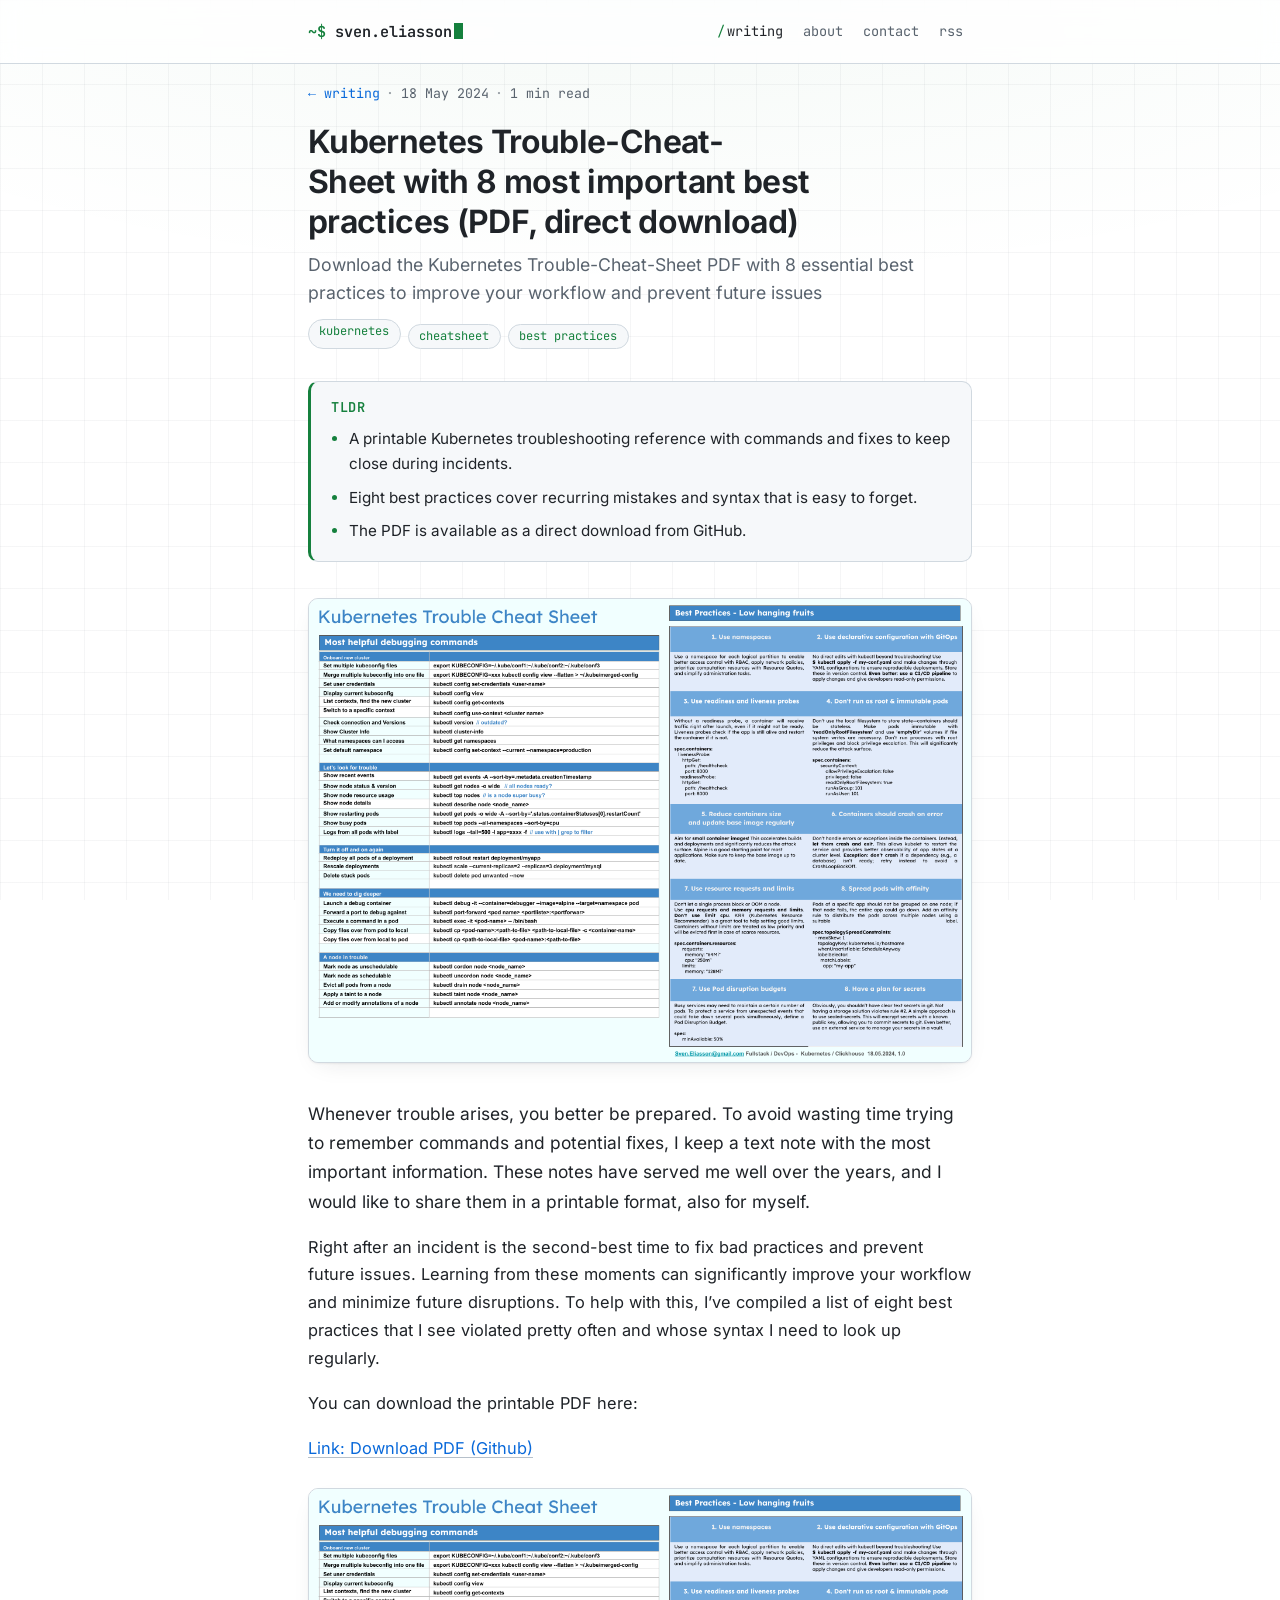
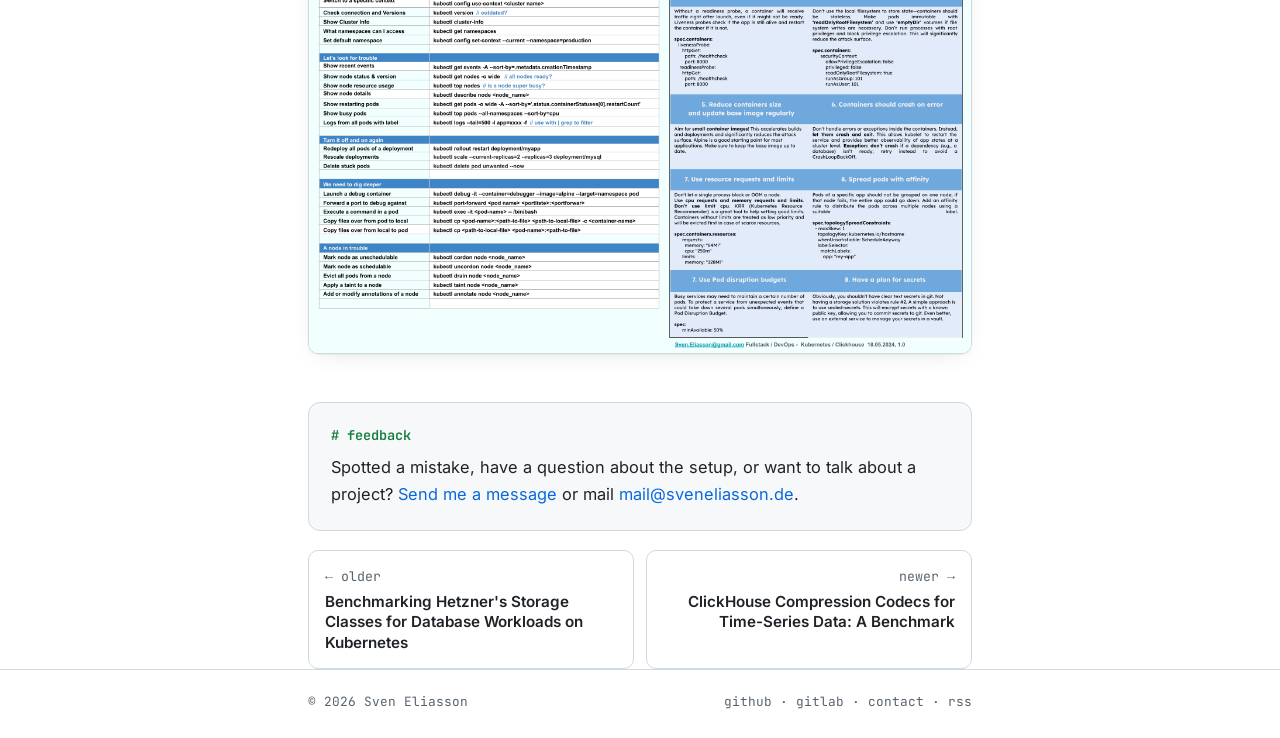
<file: kubernetes-trouble-cheat-sheet-with-8-most-important-best-practices-pdf-direct-download/index.html>
<!DOCTYPE html><html lang="en"> <head><meta charset="utf-8"><meta name="viewport" content="width=device-width, initial-scale=1"><title>Kubernetes Best Practices Cheat Sheet PDF</title><meta name="description" content="Download the Kubernetes Trouble-Cheat-Sheet PDF with 8 essential best practices to improve your workflow and prevent future issues"><link rel="canonical" href="https://sveneliasson.de/kubernetes-trouble-cheat-sheet-with-8-most-important-best-practices-pdf-direct-download/"><link rel="icon" type="image/svg+xml" href="/favicon.svg"><meta name="color-scheme" content="dark light"><meta property="og:title" content="Kubernetes Best Practices Cheat Sheet PDF"><meta property="og:site_name" content="Sven Eliasson"><meta property="og:description" content="Download the Kubernetes Trouble-Cheat-Sheet PDF with 8 essential best practices to improve your workflow and prevent future issues"><meta property="og:type" content="article"><meta property="og:url" content="https://sveneliasson.de/kubernetes-trouble-cheat-sheet-with-8-most-important-best-practices-pdf-direct-download/"><meta property="og:image" content="https://sveneliasson.de/images/v1716052982499-e3b21c1c-205d-43d4-8384-5326130189cd.png"><meta name="twitter:card" content="summary_large_image"><meta name="twitter:image" content="https://sveneliasson.de/images/v1716052982499-e3b21c1c-205d-43d4-8384-5326130189cd.png"><link rel="alternate" type="application/rss+xml" title="Sven Eliasson" href="/rss.xml"><link rel="sitemap" href="/sitemap-index.xml"><link rel="stylesheet" href="/_astro/_slug_.BN0oVJjn.css">
<style>.post-header[data-astro-cid-yvbahnfj]{margin-bottom:2rem}.post-header[data-astro-cid-yvbahnfj] .meta[data-astro-cid-yvbahnfj]{display:flex;flex-wrap:wrap;gap:.4rem;align-items:center}.sep[data-astro-cid-yvbahnfj]{opacity:.6}.back[data-astro-cid-yvbahnfj]{text-decoration:none}.standfirst[data-astro-cid-yvbahnfj]{color:var(--muted);font-size:1.1rem;line-height:1.55;margin:.6rem 0 0;text-wrap:pretty}.tldr[data-astro-cid-yvbahnfj]{margin:0 0 2.2rem;padding:1.1rem 1.25rem;background:var(--bg-raise);border:1px solid var(--border);border-inline-start:3px solid var(--accent);border-radius:10px}.tldr[data-astro-cid-yvbahnfj] h2[data-astro-cid-yvbahnfj]{margin:0 0 .7rem;padding:0;border:0;color:var(--accent);font-family:var(--mono);font-size:.85rem;font-weight:600;letter-spacing:.04em}.tldr[data-astro-cid-yvbahnfj] ul[data-astro-cid-yvbahnfj]{margin:0;padding-inline-start:1.1rem;font-size:.95rem;line-height:1.6}.tldr[data-astro-cid-yvbahnfj] li[data-astro-cid-yvbahnfj]+li[data-astro-cid-yvbahnfj]{margin-top:.6rem}.tldr[data-astro-cid-yvbahnfj] li[data-astro-cid-yvbahnfj]::marker{color:var(--accent)}.cover[data-astro-cid-yvbahnfj]{display:block;width:100%;height:auto;max-height:32rem;object-fit:contain;background:var(--bg-raise);margin:0 0 2.2rem;box-shadow:var(--shadow)}.outro[data-astro-cid-yvbahnfj]{margin-top:3rem}.outro[data-astro-cid-yvbahnfj] p[data-astro-cid-yvbahnfj]{margin:0}.outro-title[data-astro-cid-yvbahnfj]{font-family:var(--mono);font-size:.85rem;font-weight:600;color:var(--accent);margin:0 0 .4rem!important}.post-nav[data-astro-cid-yvbahnfj]{display:grid;grid-template-columns:1fr 1fr;gap:.8rem;margin-top:1.2rem}.nav-card[data-astro-cid-yvbahnfj]{display:flex;flex-direction:column;gap:.25rem;padding:.9rem 1rem;border:1px solid var(--border);border-radius:10px;color:var(--fg);text-decoration:none;transition:border-color .15s ease,background .15s ease}.nav-card[data-astro-cid-yvbahnfj]:hover{border-color:var(--accent);background:var(--bg-raise);text-decoration:none}.nav-card[data-astro-cid-yvbahnfj].next{text-align:right}.nav-title[data-astro-cid-yvbahnfj]{font-weight:600;font-size:.95rem;line-height:1.35}.nav-card[data-astro-cid-yvbahnfj]:hover .nav-title[data-astro-cid-yvbahnfj]{color:var(--accent)}@media(max-width:34rem){.post-nav[data-astro-cid-yvbahnfj]{grid-template-columns:1fr}.nav-card[data-astro-cid-yvbahnfj].next{text-align:left}}
</style></head> <body> <header class="site"> <div class="wrap"> <a href="/" class="brand"><span class="prompt">~$</span> sven.eliasson<span class="cursor" aria-hidden="true"></span></a> <nav aria-label="Main"> <a href="/" aria-current="page">writing</a><a href="/about/">about</a><a href="/contact/">contact</a><a href="/rss.xml" data-secondary="true">rss</a> </nav> </div> </header> <main class="wrap">  <article data-astro-cid-yvbahnfj> <header class="post-header" data-astro-cid-yvbahnfj> <p class="meta" data-astro-cid-yvbahnfj> <a href="/" class="back" data-astro-cid-yvbahnfj>← writing</a> <span class="sep" data-astro-cid-yvbahnfj>·</span> <time datetime="2024-05-18T17:24:58.621Z" data-astro-cid-yvbahnfj>18 May 2024</time> <span class="sep" data-astro-cid-yvbahnfj>·</span> 1 min read
</p> <h1 data-astro-cid-yvbahnfj>Kubernetes  Trouble-Cheat-Sheet with 8 most important best practices  (PDF, direct download)</h1> <p class="standfirst" data-astro-cid-yvbahnfj>Download the Kubernetes Trouble-Cheat-Sheet PDF with 8 essential best practices to improve your workflow and prevent future issues</p> <ul class="chips" aria-label="Tags" data-astro-cid-yvbahnfj> <li class="chip" data-astro-cid-yvbahnfj>kubernetes</li><li class="chip" data-astro-cid-yvbahnfj>cheatsheet</li><li class="chip" data-astro-cid-yvbahnfj>best practices</li> </ul> </header> <section class="tldr" aria-labelledby="tldr" data-astro-cid-yvbahnfj> <h2 id="tldr" data-astro-cid-yvbahnfj>TLDR</h2> <ul data-astro-cid-yvbahnfj> <li data-astro-cid-yvbahnfj>A printable Kubernetes troubleshooting reference with commands and fixes to keep close during incidents.</li><li data-astro-cid-yvbahnfj>Eight best practices cover recurring mistakes and syntax that is easy to forget.</li><li data-astro-cid-yvbahnfj>The PDF is available as a direct download from GitHub.</li> </ul> </section> <img class="cover" src="/images/v1716052982499-e3b21c1c-205d-43d4-8384-5326130189cd.png" alt="" loading="eager" data-astro-cid-yvbahnfj> <p>Whenever trouble arises, you better be prepared. To avoid wasting time trying to remember commands and potential fixes, I keep a text note with the most important information. These notes have served me well over the years, and I would like to share them in a printable format, also for myself.</p>
<p>Right after an incident is the second-best time to fix bad practices and prevent future issues. Learning from these moments can significantly improve your workflow and minimize future disruptions. To help with this, I’ve compiled a list of eight best practices that I see violated pretty often and whose syntax I need to look up regularly.</p>
<p>You can download the printable PDF here:</p>
<p><a href="https://github.com/comino/Kubernetes-Trouble-Cheat-Sheet/blob/main/Kubernetes-Trouble-Cheat-Sheet-1.0.pdf?raw=true">Link: Download PDF (Github)</a></p>
<p><img src="/images/v1716053059253-a2bf1af2-92ee-4dc5-bf73-039e36f36574.png" alt=""></p> </article> <aside class="outro card" data-astro-cid-yvbahnfj> <p class="outro-title" data-astro-cid-yvbahnfj># feedback</p> <p data-astro-cid-yvbahnfj>
Spotted a mistake, have a question about the setup, or want to talk about a
      project? <a href="/contact/" data-astro-cid-yvbahnfj>Send me a message</a> or mail
<a href="mailto:mail@sveneliasson.de" data-astro-cid-yvbahnfj>mail@sveneliasson.de</a>.
</p> </aside> <nav class="post-nav" aria-label="More posts" data-astro-cid-yvbahnfj> <a class="nav-card" href="/benchmarking-hetzners-storage-classes-for-database-workloads-on-kubernetes/" data-astro-cid-yvbahnfj> <span class="meta" data-astro-cid-yvbahnfj>← older</span> <span class="nav-title" data-astro-cid-yvbahnfj>Benchmarking Hetzner&#39;s Storage Classes for Database Workloads on Kubernetes</span> </a> <a class="nav-card next" href="/clickhouse-compression-codecs-timeseries-benchmark/" data-astro-cid-yvbahnfj> <span class="meta" data-astro-cid-yvbahnfj>newer →</span> <span class="nav-title" data-astro-cid-yvbahnfj>ClickHouse Compression Codecs for Time-Series Data: A Benchmark</span> </a> </nav>   </main> <footer class="site"> <div class="wrap"> <span>© 2026 Sven Eliasson</span> <span> <a href="https://github.com/comino">github</a> ·
<a href="https://gitlab.com/comino">gitlab</a> ·
<a href="/contact/">contact</a> ·
<a href="/rss.xml">rss</a> </span> </div> </footer> <script type="module">if(navigator.clipboard)for(const e of document.querySelectorAll("article pre")){const t=document.createElement("button");t.type="button",t.className="copy-btn",t.textContent="copy",t.setAttribute("aria-label","Copy code to clipboard"),t.addEventListener("click",async()=>{const o=e.querySelector("code")?.innerText??e.innerText;try{await navigator.clipboard.writeText(o.replace(/\n$/,"")),t.textContent="copied",t.classList.add("done"),setTimeout(()=>{t.textContent="copy",t.classList.remove("done")},1600)}catch{t.textContent="failed"}}),e.appendChild(t)}</script> </body> </html>
</file>
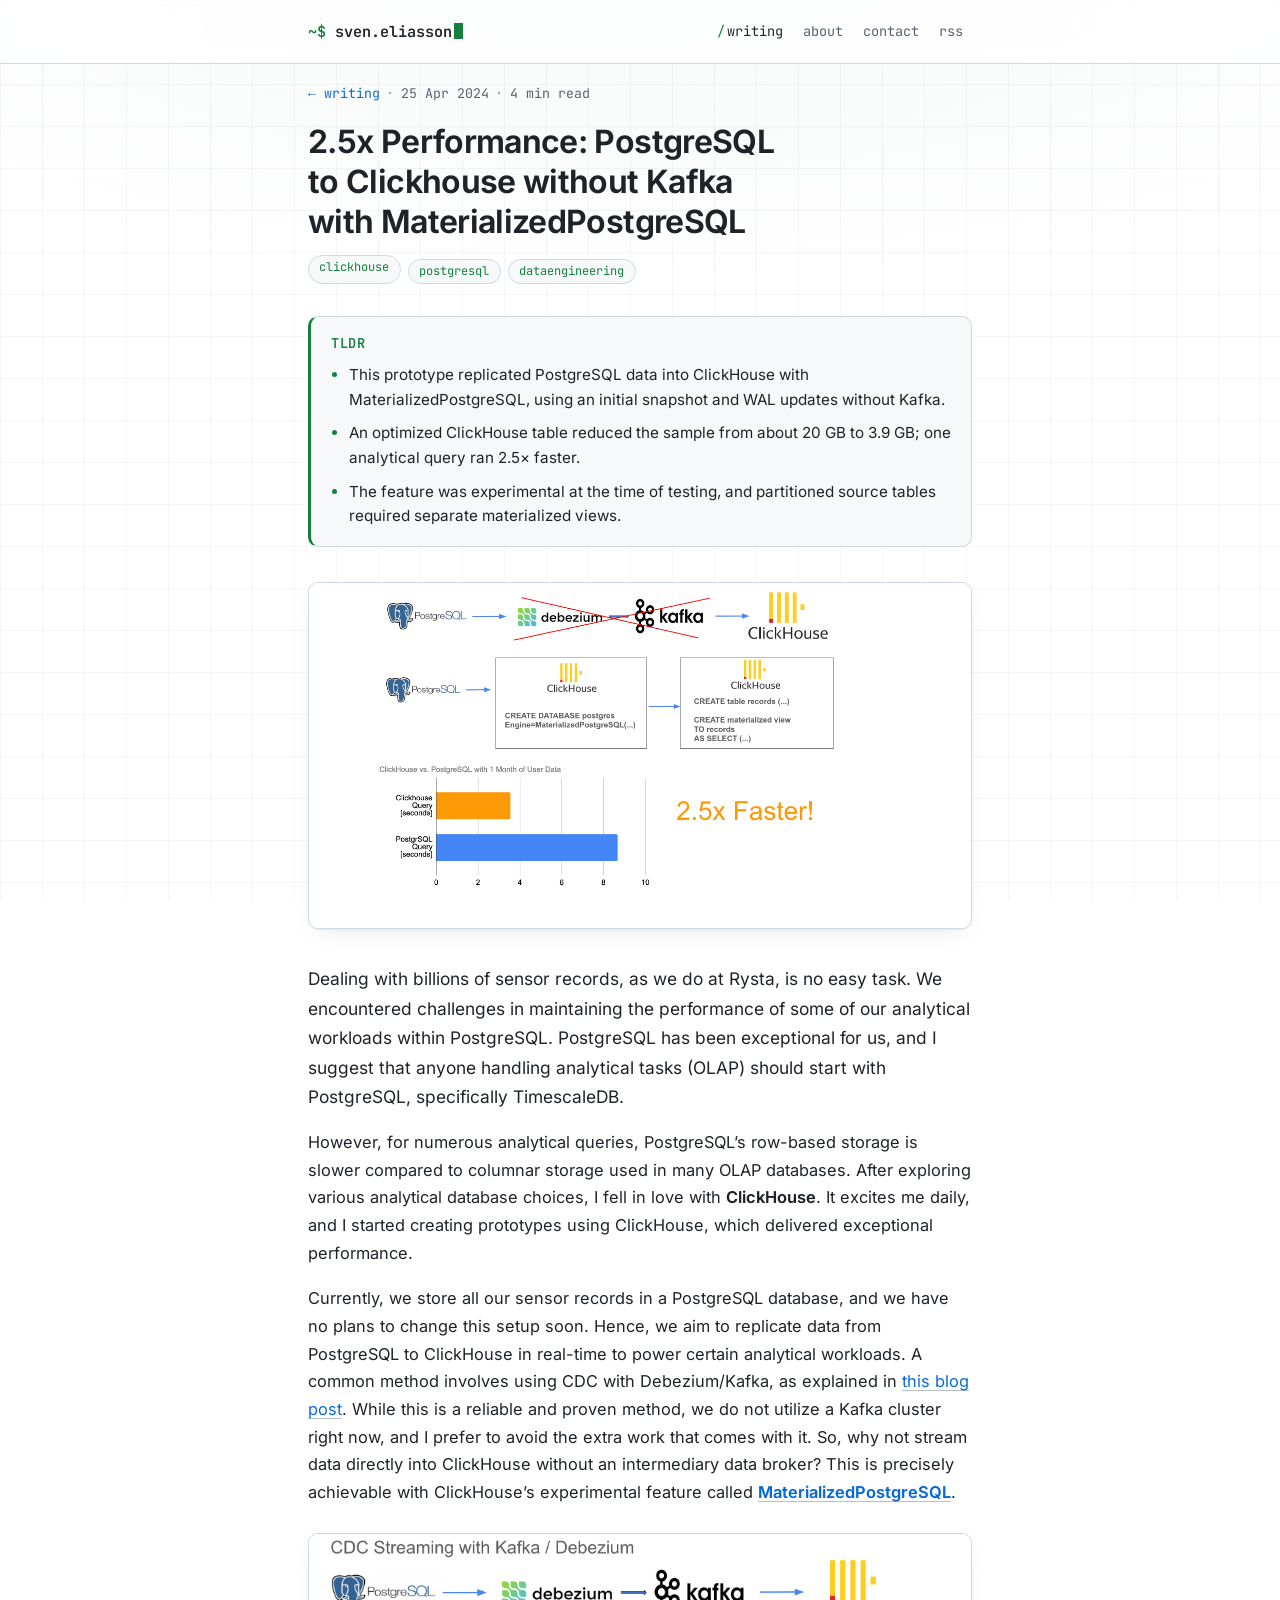
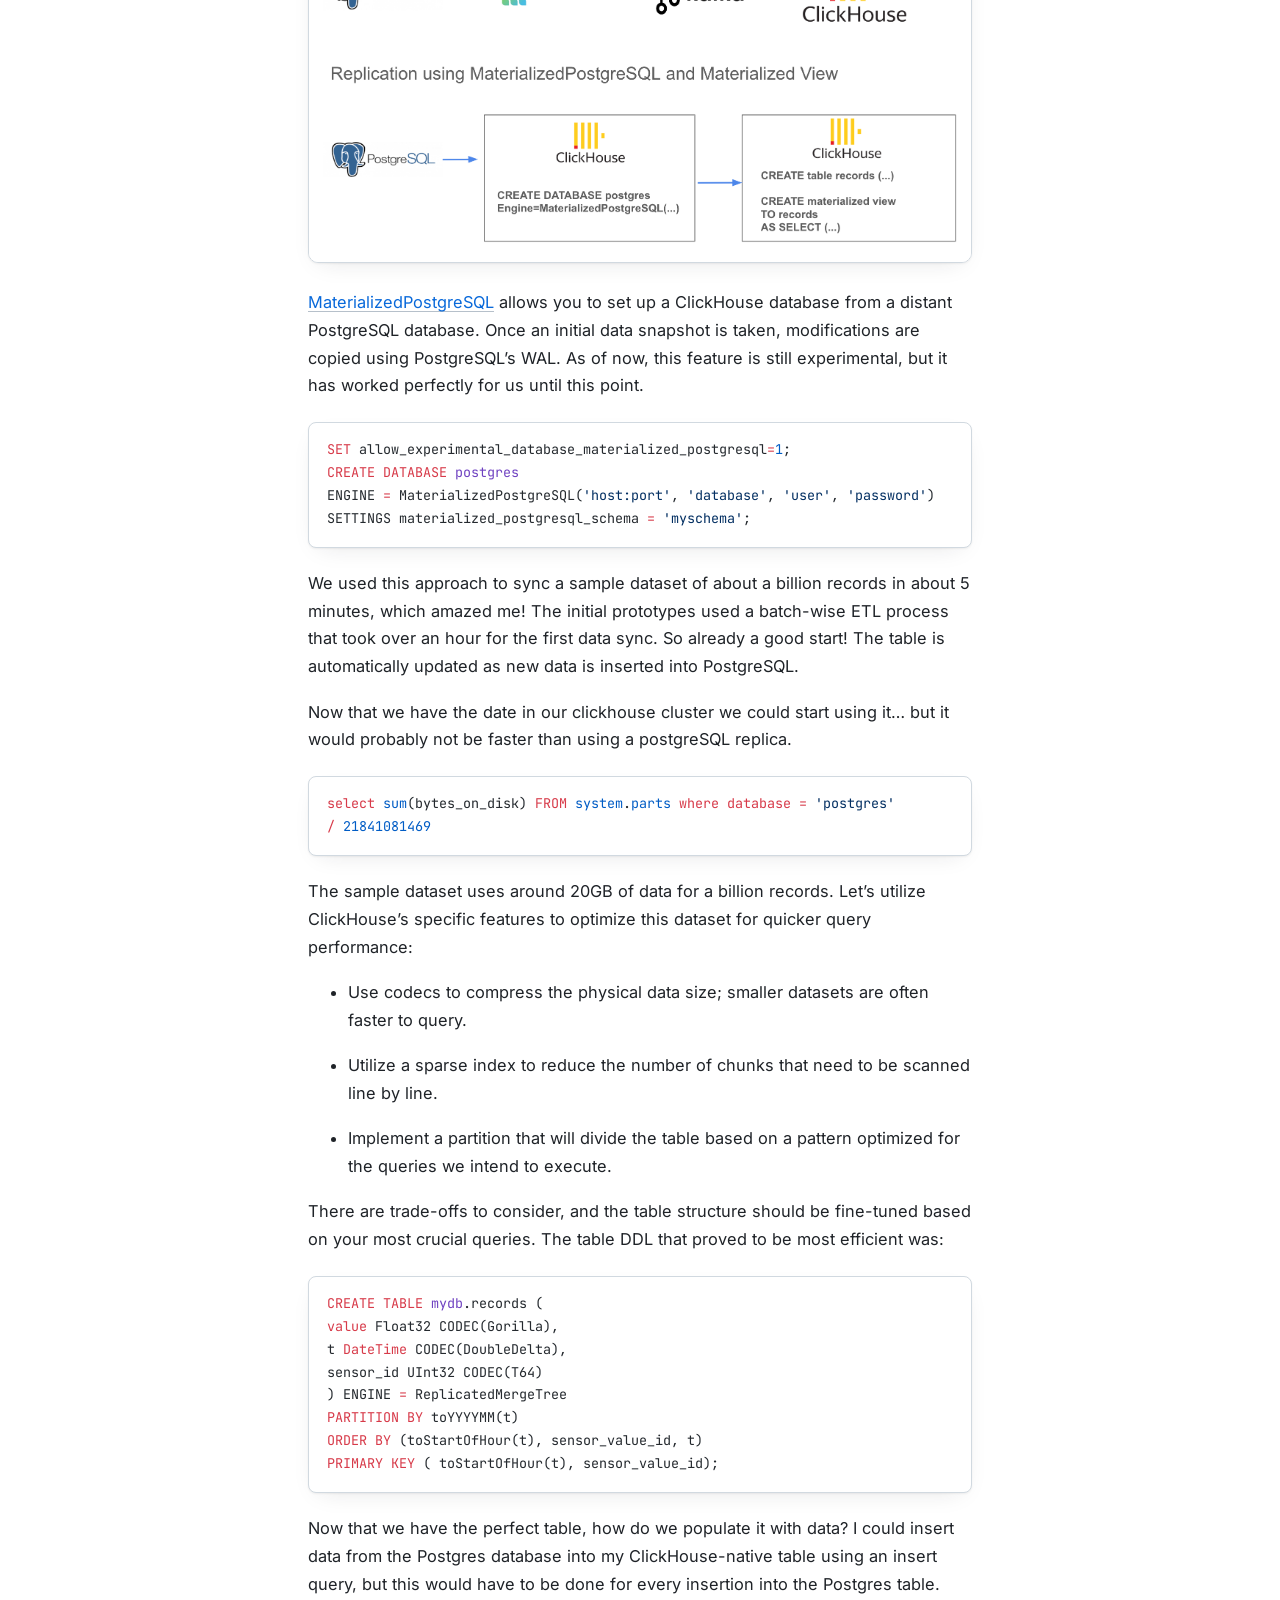
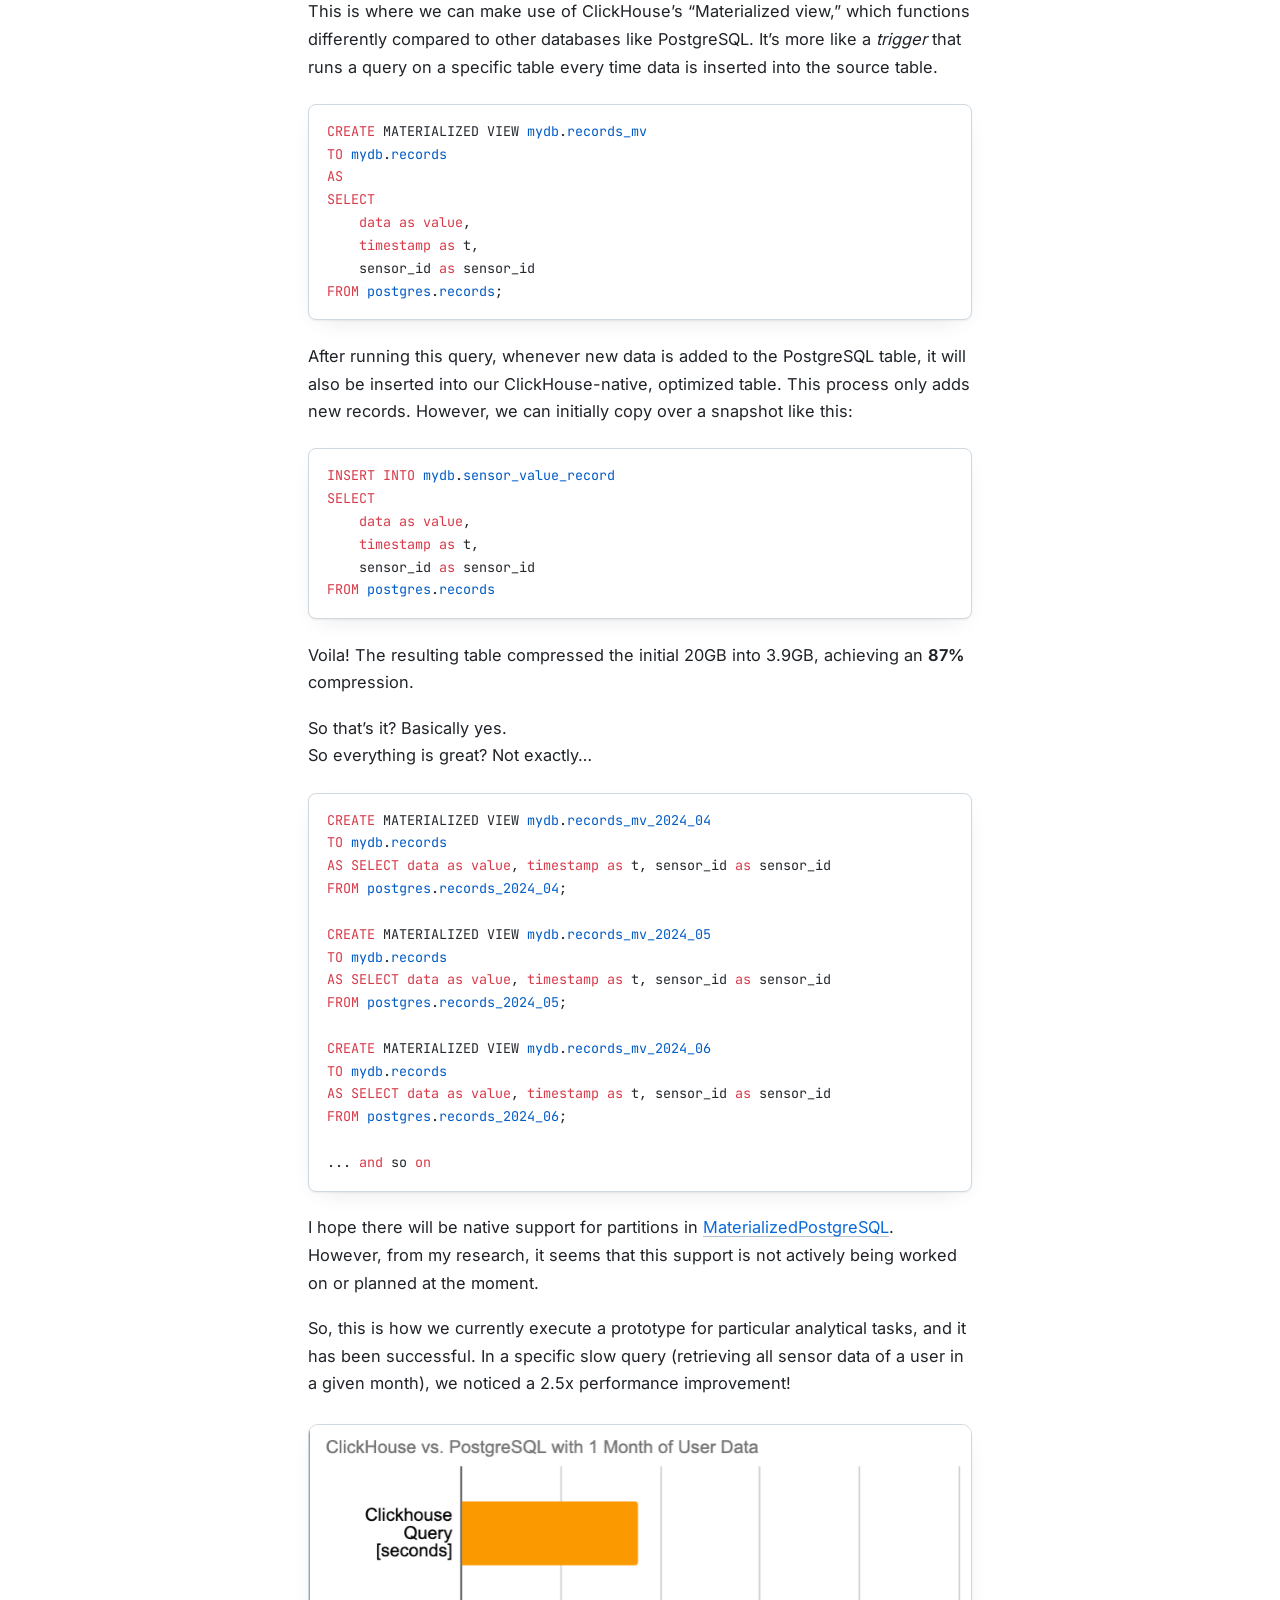
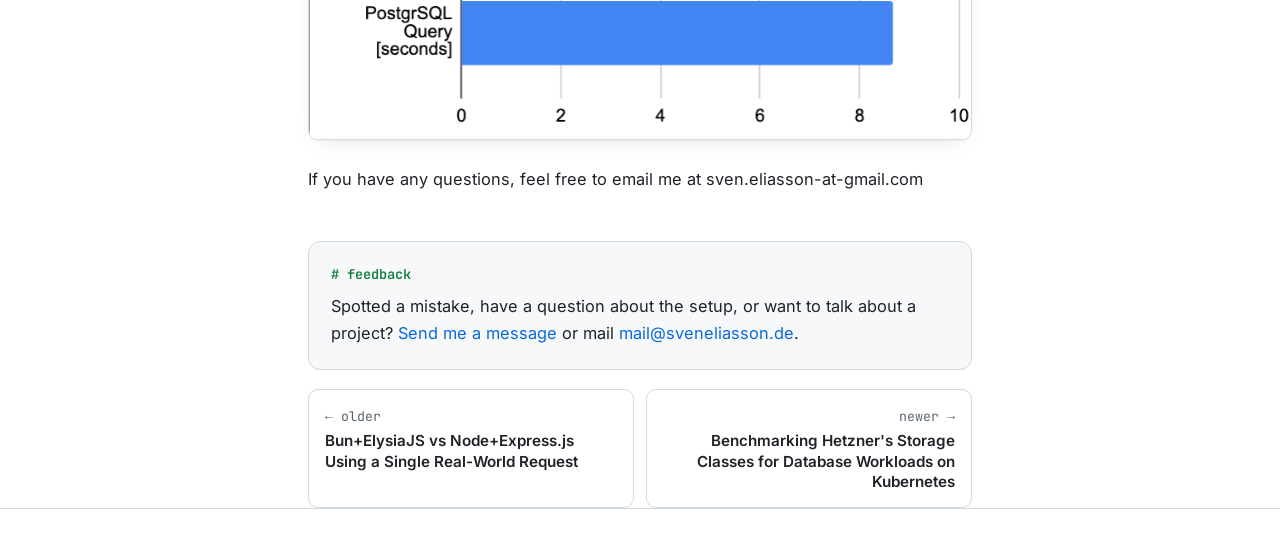
<file: stream-postgresql-to-clickhouse-without-kafka-with-materializedpostgresql/index.html>
<!DOCTYPE html><html lang="en"> <head><meta charset="utf-8"><meta name="viewport" content="width=device-width, initial-scale=1"><title>2.5x Performance: PostgreSQL to Clickhouse without Kafka with MaterializedPostgreSQL</title><link rel="canonical" href="https://sveneliasson.de/stream-postgresql-to-clickhouse-without-kafka-with-materializedpostgresql/"><link rel="icon" type="image/svg+xml" href="/favicon.svg"><meta name="color-scheme" content="dark light"><meta property="og:title" content="2.5x Performance: PostgreSQL to Clickhouse without Kafka with MaterializedPostgreSQL"><meta property="og:site_name" content="Sven Eliasson"><meta property="og:type" content="article"><meta property="og:url" content="https://sveneliasson.de/stream-postgresql-to-clickhouse-without-kafka-with-materializedpostgresql/"><meta property="og:image" content="https://sveneliasson.de/images/v1714059286187-323b96fd-dc4b-408f-941a-7e0b5c29815b.png"><meta name="twitter:card" content="summary_large_image"><meta name="twitter:image" content="https://sveneliasson.de/images/v1714059286187-323b96fd-dc4b-408f-941a-7e0b5c29815b.png"><link rel="alternate" type="application/rss+xml" title="Sven Eliasson" href="/rss.xml"><link rel="sitemap" href="/sitemap-index.xml"><link rel="stylesheet" href="/_astro/_slug_.BN0oVJjn.css">
<style>.post-header[data-astro-cid-yvbahnfj]{margin-bottom:2rem}.post-header[data-astro-cid-yvbahnfj] .meta[data-astro-cid-yvbahnfj]{display:flex;flex-wrap:wrap;gap:.4rem;align-items:center}.sep[data-astro-cid-yvbahnfj]{opacity:.6}.back[data-astro-cid-yvbahnfj]{text-decoration:none}.standfirst[data-astro-cid-yvbahnfj]{color:var(--muted);font-size:1.1rem;line-height:1.55;margin:.6rem 0 0;text-wrap:pretty}.tldr[data-astro-cid-yvbahnfj]{margin:0 0 2.2rem;padding:1.1rem 1.25rem;background:var(--bg-raise);border:1px solid var(--border);border-inline-start:3px solid var(--accent);border-radius:10px}.tldr[data-astro-cid-yvbahnfj] h2[data-astro-cid-yvbahnfj]{margin:0 0 .7rem;padding:0;border:0;color:var(--accent);font-family:var(--mono);font-size:.85rem;font-weight:600;letter-spacing:.04em}.tldr[data-astro-cid-yvbahnfj] ul[data-astro-cid-yvbahnfj]{margin:0;padding-inline-start:1.1rem;font-size:.95rem;line-height:1.6}.tldr[data-astro-cid-yvbahnfj] li[data-astro-cid-yvbahnfj]+li[data-astro-cid-yvbahnfj]{margin-top:.6rem}.tldr[data-astro-cid-yvbahnfj] li[data-astro-cid-yvbahnfj]::marker{color:var(--accent)}.cover[data-astro-cid-yvbahnfj]{display:block;width:100%;height:auto;max-height:32rem;object-fit:contain;background:var(--bg-raise);margin:0 0 2.2rem;box-shadow:var(--shadow)}.outro[data-astro-cid-yvbahnfj]{margin-top:3rem}.outro[data-astro-cid-yvbahnfj] p[data-astro-cid-yvbahnfj]{margin:0}.outro-title[data-astro-cid-yvbahnfj]{font-family:var(--mono);font-size:.85rem;font-weight:600;color:var(--accent);margin:0 0 .4rem!important}.post-nav[data-astro-cid-yvbahnfj]{display:grid;grid-template-columns:1fr 1fr;gap:.8rem;margin-top:1.2rem}.nav-card[data-astro-cid-yvbahnfj]{display:flex;flex-direction:column;gap:.25rem;padding:.9rem 1rem;border:1px solid var(--border);border-radius:10px;color:var(--fg);text-decoration:none;transition:border-color .15s ease,background .15s ease}.nav-card[data-astro-cid-yvbahnfj]:hover{border-color:var(--accent);background:var(--bg-raise);text-decoration:none}.nav-card[data-astro-cid-yvbahnfj].next{text-align:right}.nav-title[data-astro-cid-yvbahnfj]{font-weight:600;font-size:.95rem;line-height:1.35}.nav-card[data-astro-cid-yvbahnfj]:hover .nav-title[data-astro-cid-yvbahnfj]{color:var(--accent)}@media(max-width:34rem){.post-nav[data-astro-cid-yvbahnfj]{grid-template-columns:1fr}.nav-card[data-astro-cid-yvbahnfj].next{text-align:left}}
</style></head> <body> <header class="site"> <div class="wrap"> <a href="/" class="brand"><span class="prompt">~$</span> sven.eliasson<span class="cursor" aria-hidden="true"></span></a> <nav aria-label="Main"> <a href="/" aria-current="page">writing</a><a href="/about/">about</a><a href="/contact/">contact</a><a href="/rss.xml" data-secondary="true">rss</a> </nav> </div> </header> <main class="wrap">  <article data-astro-cid-yvbahnfj> <header class="post-header" data-astro-cid-yvbahnfj> <p class="meta" data-astro-cid-yvbahnfj> <a href="/" class="back" data-astro-cid-yvbahnfj>← writing</a> <span class="sep" data-astro-cid-yvbahnfj>·</span> <time datetime="2024-04-25T14:43:49.931Z" data-astro-cid-yvbahnfj>25 Apr 2024</time> <span class="sep" data-astro-cid-yvbahnfj>·</span> 4 min read
</p> <h1 data-astro-cid-yvbahnfj>2.5x Performance: PostgreSQL to Clickhouse without Kafka with MaterializedPostgreSQL</h1>  <ul class="chips" aria-label="Tags" data-astro-cid-yvbahnfj> <li class="chip" data-astro-cid-yvbahnfj>clickhouse</li><li class="chip" data-astro-cid-yvbahnfj>postgresql</li><li class="chip" data-astro-cid-yvbahnfj>dataengineering</li> </ul> </header> <section class="tldr" aria-labelledby="tldr" data-astro-cid-yvbahnfj> <h2 id="tldr" data-astro-cid-yvbahnfj>TLDR</h2> <ul data-astro-cid-yvbahnfj> <li data-astro-cid-yvbahnfj>This prototype replicated PostgreSQL data into ClickHouse with MaterializedPostgreSQL, using an initial snapshot and WAL updates without Kafka.</li><li data-astro-cid-yvbahnfj>An optimized ClickHouse table reduced the sample from about 20 GB to 3.9 GB; one analytical query ran 2.5× faster.</li><li data-astro-cid-yvbahnfj>The feature was experimental at the time of testing, and partitioned source tables required separate materialized views.</li> </ul> </section> <img class="cover" src="/images/v1714059286187-323b96fd-dc4b-408f-941a-7e0b5c29815b.png" alt="" loading="eager" data-astro-cid-yvbahnfj> <p>Dealing with billions of sensor records, as we do at Rysta, is no easy task. We encountered challenges in maintaining the performance of some of our analytical workloads within PostgreSQL. PostgreSQL has been exceptional for us, and I suggest that anyone handling analytical tasks (OLAP) should start with PostgreSQL, specifically TimescaleDB.</p>
<p>However, for numerous analytical queries, PostgreSQL’s row-based storage is slower compared to columnar storage used in many OLAP databases. After exploring various analytical database choices, I fell in love with <strong>ClickHouse</strong>. It excites me daily, and I started creating prototypes using ClickHouse, which delivered exceptional performance.</p>
<p>Currently, we store all our sensor records in a PostgreSQL database, and we have no plans to change this setup soon. Hence, we aim to replicate data from PostgreSQL to ClickHouse in real-time to power certain analytical workloads. A common method involves using CDC with Debezium/Kafka, as explained in <a href="https://clickhouse.com/blog/clickhouse-postgresql-change-data-capture-cdc-part-1">this blog post</a>. While this is a reliable and proven method, we do not utilize a Kafka cluster right now, and I prefer to avoid the extra work that comes with it. So, why not stream data directly into ClickHouse without an intermediary data broker? This is precisely achievable with ClickHouse’s experimental feature called <a href="https://clickhouse.com/docs/en/engines/database-engines/materialized-postgresql"><strong>MaterializedPostgreSQL</strong></a>.</p>
<p><img src="/images/v1714055996205-ca67f50f-0ba9-4f31-b1c1-8b3c0478475c.png" alt=""></p>
<p><a href="https://clickhouse.com/docs/en/engines/database-engines/materialized-postgresql">MaterializedPostgreSQL</a> allows you to set up a ClickHouse database from a distant PostgreSQL database. Once an initial data snapshot is taken, modifications are copied using PostgreSQL’s WAL. As of now, this feature is still experimental, but it has worked perfectly for us until this point.</p>
<pre class="astro-code astro-code-themes github-light github-dark" style="background-color:#fff;--shiki-dark-bg:#24292e;color:#24292e;--shiki-dark:#e1e4e8; overflow-x: auto;" tabindex="0" data-language="sql"><code><span class="line"><span style="color:#D73A49;--shiki-dark:#F97583">SET</span><span style="color:#24292E;--shiki-dark:#E1E4E8"> allow_experimental_database_materialized_postgresql</span><span style="color:#D73A49;--shiki-dark:#F97583">=</span><span style="color:#005CC5;--shiki-dark:#79B8FF">1</span><span style="color:#24292E;--shiki-dark:#E1E4E8">;</span></span>
<span class="line"><span style="color:#D73A49;--shiki-dark:#F97583">CREATE</span><span style="color:#D73A49;--shiki-dark:#F97583"> DATABASE</span><span style="color:#6F42C1;--shiki-dark:#B392F0"> postgres</span></span>
<span class="line"><span style="color:#24292E;--shiki-dark:#E1E4E8">ENGINE </span><span style="color:#D73A49;--shiki-dark:#F97583">=</span><span style="color:#24292E;--shiki-dark:#E1E4E8"> MaterializedPostgreSQL(</span><span style="color:#032F62;--shiki-dark:#9ECBFF">'host:port'</span><span style="color:#24292E;--shiki-dark:#E1E4E8">, </span><span style="color:#032F62;--shiki-dark:#9ECBFF">'database'</span><span style="color:#24292E;--shiki-dark:#E1E4E8">, </span><span style="color:#032F62;--shiki-dark:#9ECBFF">'user'</span><span style="color:#24292E;--shiki-dark:#E1E4E8">, </span><span style="color:#032F62;--shiki-dark:#9ECBFF">'password'</span><span style="color:#24292E;--shiki-dark:#E1E4E8">)</span></span>
<span class="line"><span style="color:#24292E;--shiki-dark:#E1E4E8">SETTINGS materialized_postgresql_schema </span><span style="color:#D73A49;--shiki-dark:#F97583">=</span><span style="color:#032F62;--shiki-dark:#9ECBFF"> 'myschema'</span><span style="color:#24292E;--shiki-dark:#E1E4E8">;</span></span></code></pre>
<p>We used this approach to sync a sample dataset of about a billion records in about 5 minutes, which amazed me! The initial prototypes used a batch-wise ETL process that took over an hour for the first data sync. So already a good start! The table is automatically updated as new data is inserted into PostgreSQL.</p>
<p>Now that we have the date in our clickhouse cluster we could start using it… but it would probably not be faster than using a postgreSQL replica.</p>
<pre class="astro-code astro-code-themes github-light github-dark" style="background-color:#fff;--shiki-dark-bg:#24292e;color:#24292e;--shiki-dark:#e1e4e8; overflow-x: auto;" tabindex="0" data-language="sql"><code><span class="line"><span style="color:#D73A49;--shiki-dark:#F97583">select</span><span style="color:#005CC5;--shiki-dark:#79B8FF"> sum</span><span style="color:#24292E;--shiki-dark:#E1E4E8">(bytes_on_disk) </span><span style="color:#D73A49;--shiki-dark:#F97583">FROM</span><span style="color:#005CC5;--shiki-dark:#79B8FF"> system</span><span style="color:#24292E;--shiki-dark:#E1E4E8">.</span><span style="color:#005CC5;--shiki-dark:#79B8FF">parts</span><span style="color:#D73A49;--shiki-dark:#F97583"> where</span><span style="color:#D73A49;--shiki-dark:#F97583"> database</span><span style="color:#D73A49;--shiki-dark:#F97583"> =</span><span style="color:#032F62;--shiki-dark:#9ECBFF"> 'postgres'</span></span>
<span class="line"><span style="color:#D73A49;--shiki-dark:#F97583">/</span><span style="color:#005CC5;--shiki-dark:#79B8FF"> 21841081469</span></span></code></pre>
<p>The sample dataset uses around 20GB of data for a billion records. Let’s utilize ClickHouse’s specific features to optimize this dataset for quicker query performance:</p>
<ul>
<li>
<p>Use codecs to compress the physical data size; smaller datasets are often faster to query.</p>
</li>
<li>
<p>Utilize a sparse index to reduce the number of chunks that need to be scanned line by line.</p>
</li>
<li>
<p>Implement a partition that will divide the table based on a pattern optimized for the queries we intend to execute.</p>
</li>
</ul>
<p>There are trade-offs to consider, and the table structure should be fine-tuned based on your most crucial queries. The table DDL that proved to be most efficient was:</p>
<pre class="astro-code astro-code-themes github-light github-dark" style="background-color:#fff;--shiki-dark-bg:#24292e;color:#24292e;--shiki-dark:#e1e4e8; overflow-x: auto;" tabindex="0" data-language="sql"><code><span class="line"><span style="color:#D73A49;--shiki-dark:#F97583">CREATE</span><span style="color:#D73A49;--shiki-dark:#F97583"> TABLE</span><span style="color:#6F42C1;--shiki-dark:#B392F0"> mydb</span><span style="color:#24292E;--shiki-dark:#E1E4E8">.records (</span></span>
<span class="line"><span style="color:#D73A49;--shiki-dark:#F97583">value</span><span style="color:#24292E;--shiki-dark:#E1E4E8"> Float32 CODEC(Gorilla),</span></span>
<span class="line"><span style="color:#24292E;--shiki-dark:#E1E4E8">t </span><span style="color:#D73A49;--shiki-dark:#F97583">DateTime</span><span style="color:#24292E;--shiki-dark:#E1E4E8"> CODEC(DoubleDelta),</span></span>
<span class="line"><span style="color:#24292E;--shiki-dark:#E1E4E8">sensor_id UInt32 CODEC(T64)</span></span>
<span class="line"><span style="color:#24292E;--shiki-dark:#E1E4E8">) ENGINE </span><span style="color:#D73A49;--shiki-dark:#F97583">=</span><span style="color:#24292E;--shiki-dark:#E1E4E8"> ReplicatedMergeTree</span></span>
<span class="line"><span style="color:#D73A49;--shiki-dark:#F97583">PARTITION</span><span style="color:#D73A49;--shiki-dark:#F97583"> BY</span><span style="color:#24292E;--shiki-dark:#E1E4E8"> toYYYYMM(t)  </span></span>
<span class="line"><span style="color:#D73A49;--shiki-dark:#F97583">ORDER BY</span><span style="color:#24292E;--shiki-dark:#E1E4E8"> (toStartOfHour(t), sensor_value_id, t)</span></span>
<span class="line"><span style="color:#D73A49;--shiki-dark:#F97583">PRIMARY KEY</span><span style="color:#24292E;--shiki-dark:#E1E4E8"> ( toStartOfHour(t), sensor_value_id);</span></span></code></pre>
<p>Now that we have the perfect table, how do we populate it with data? I could insert data from the Postgres database into my ClickHouse-native table using an insert query, but this would have to be done for every insertion into the Postgres table. This is where we can make use of ClickHouse’s “Materialized view,” which functions differently compared to other databases like PostgreSQL. It’s more like a <em>trigger</em> that runs a query on a specific table every time data is inserted into the source table.</p>
<pre class="astro-code astro-code-themes github-light github-dark" style="background-color:#fff;--shiki-dark-bg:#24292e;color:#24292e;--shiki-dark:#e1e4e8; overflow-x: auto;" tabindex="0" data-language="sql"><code><span class="line"><span style="color:#D73A49;--shiki-dark:#F97583">CREATE</span><span style="color:#24292E;--shiki-dark:#E1E4E8"> MATERIALIZED VIEW </span><span style="color:#005CC5;--shiki-dark:#79B8FF">mydb</span><span style="color:#24292E;--shiki-dark:#E1E4E8">.</span><span style="color:#005CC5;--shiki-dark:#79B8FF">records_mv</span><span style="color:#24292E;--shiki-dark:#E1E4E8"> </span></span>
<span class="line"><span style="color:#D73A49;--shiki-dark:#F97583">TO</span><span style="color:#005CC5;--shiki-dark:#79B8FF"> mydb</span><span style="color:#24292E;--shiki-dark:#E1E4E8">.</span><span style="color:#005CC5;--shiki-dark:#79B8FF">records</span><span style="color:#24292E;--shiki-dark:#E1E4E8"> </span></span>
<span class="line"><span style="color:#D73A49;--shiki-dark:#F97583">AS</span></span>
<span class="line"><span style="color:#D73A49;--shiki-dark:#F97583">SELECT</span><span style="color:#24292E;--shiki-dark:#E1E4E8"> </span></span>
<span class="line"><span style="color:#D73A49;--shiki-dark:#F97583">    data</span><span style="color:#D73A49;--shiki-dark:#F97583"> as</span><span style="color:#D73A49;--shiki-dark:#F97583"> value</span><span style="color:#24292E;--shiki-dark:#E1E4E8">, </span></span>
<span class="line"><span style="color:#D73A49;--shiki-dark:#F97583">    timestamp</span><span style="color:#D73A49;--shiki-dark:#F97583"> as</span><span style="color:#24292E;--shiki-dark:#E1E4E8"> t, </span></span>
<span class="line"><span style="color:#24292E;--shiki-dark:#E1E4E8">    sensor_id </span><span style="color:#D73A49;--shiki-dark:#F97583">as</span><span style="color:#24292E;--shiki-dark:#E1E4E8"> sensor_id</span></span>
<span class="line"><span style="color:#D73A49;--shiki-dark:#F97583">FROM</span><span style="color:#005CC5;--shiki-dark:#79B8FF"> postgres</span><span style="color:#24292E;--shiki-dark:#E1E4E8">.</span><span style="color:#005CC5;--shiki-dark:#79B8FF">records</span><span style="color:#24292E;--shiki-dark:#E1E4E8">;</span></span></code></pre>
<p>After running this query, whenever new data is added to the PostgreSQL table, it will also be inserted into our ClickHouse-native, optimized table. This process only adds new records. However, we can initially copy over a snapshot like this:</p>
<pre class="astro-code astro-code-themes github-light github-dark" style="background-color:#fff;--shiki-dark-bg:#24292e;color:#24292e;--shiki-dark:#e1e4e8; overflow-x: auto;" tabindex="0" data-language="sql"><code><span class="line"><span style="color:#D73A49;--shiki-dark:#F97583">INSERT INTO</span><span style="color:#005CC5;--shiki-dark:#79B8FF"> mydb</span><span style="color:#24292E;--shiki-dark:#E1E4E8">.</span><span style="color:#005CC5;--shiki-dark:#79B8FF">sensor_value_record</span></span>
<span class="line"><span style="color:#D73A49;--shiki-dark:#F97583">SELECT</span></span>
<span class="line"><span style="color:#D73A49;--shiki-dark:#F97583">    data</span><span style="color:#D73A49;--shiki-dark:#F97583"> as</span><span style="color:#D73A49;--shiki-dark:#F97583"> value</span><span style="color:#24292E;--shiki-dark:#E1E4E8">, </span></span>
<span class="line"><span style="color:#D73A49;--shiki-dark:#F97583">    timestamp</span><span style="color:#D73A49;--shiki-dark:#F97583"> as</span><span style="color:#24292E;--shiki-dark:#E1E4E8"> t, </span></span>
<span class="line"><span style="color:#24292E;--shiki-dark:#E1E4E8">    sensor_id </span><span style="color:#D73A49;--shiki-dark:#F97583">as</span><span style="color:#24292E;--shiki-dark:#E1E4E8"> sensor_id</span></span>
<span class="line"><span style="color:#D73A49;--shiki-dark:#F97583">FROM</span><span style="color:#005CC5;--shiki-dark:#79B8FF"> postgres</span><span style="color:#24292E;--shiki-dark:#E1E4E8">.</span><span style="color:#005CC5;--shiki-dark:#79B8FF">records</span></span></code></pre>
<p>Voila! The resulting table compressed the initial 20GB into 3.9GB, achieving an <strong>87%</strong> compression.</p>
<p>So that’s it? Basically yes.<br>
So everything is great? Not exactly…</p>
<pre class="astro-code astro-code-themes github-light github-dark" style="background-color:#fff;--shiki-dark-bg:#24292e;color:#24292e;--shiki-dark:#e1e4e8; overflow-x: auto;" tabindex="0" data-language="sql"><code><span class="line"><span style="color:#D73A49;--shiki-dark:#F97583">CREATE</span><span style="color:#24292E;--shiki-dark:#E1E4E8"> MATERIALIZED VIEW </span><span style="color:#005CC5;--shiki-dark:#79B8FF">mydb</span><span style="color:#24292E;--shiki-dark:#E1E4E8">.</span><span style="color:#005CC5;--shiki-dark:#79B8FF">records_mv_2024_04</span><span style="color:#24292E;--shiki-dark:#E1E4E8"> </span></span>
<span class="line"><span style="color:#D73A49;--shiki-dark:#F97583">TO</span><span style="color:#005CC5;--shiki-dark:#79B8FF"> mydb</span><span style="color:#24292E;--shiki-dark:#E1E4E8">.</span><span style="color:#005CC5;--shiki-dark:#79B8FF">records</span><span style="color:#24292E;--shiki-dark:#E1E4E8"> </span></span>
<span class="line"><span style="color:#D73A49;--shiki-dark:#F97583">AS</span><span style="color:#D73A49;--shiki-dark:#F97583"> SELECT</span><span style="color:#D73A49;--shiki-dark:#F97583"> data</span><span style="color:#D73A49;--shiki-dark:#F97583"> as</span><span style="color:#D73A49;--shiki-dark:#F97583"> value</span><span style="color:#24292E;--shiki-dark:#E1E4E8">, </span><span style="color:#D73A49;--shiki-dark:#F97583">timestamp</span><span style="color:#D73A49;--shiki-dark:#F97583"> as</span><span style="color:#24292E;--shiki-dark:#E1E4E8"> t, sensor_id </span><span style="color:#D73A49;--shiki-dark:#F97583">as</span><span style="color:#24292E;--shiki-dark:#E1E4E8"> sensor_id</span></span>
<span class="line"><span style="color:#D73A49;--shiki-dark:#F97583">FROM</span><span style="color:#005CC5;--shiki-dark:#79B8FF"> postgres</span><span style="color:#24292E;--shiki-dark:#E1E4E8">.</span><span style="color:#005CC5;--shiki-dark:#79B8FF">records_2024_04</span><span style="color:#24292E;--shiki-dark:#E1E4E8">;</span></span>
<span class="line"></span>
<span class="line"><span style="color:#D73A49;--shiki-dark:#F97583">CREATE</span><span style="color:#24292E;--shiki-dark:#E1E4E8"> MATERIALIZED VIEW </span><span style="color:#005CC5;--shiki-dark:#79B8FF">mydb</span><span style="color:#24292E;--shiki-dark:#E1E4E8">.</span><span style="color:#005CC5;--shiki-dark:#79B8FF">records_mv_2024_05</span><span style="color:#24292E;--shiki-dark:#E1E4E8"> </span></span>
<span class="line"><span style="color:#D73A49;--shiki-dark:#F97583">TO</span><span style="color:#005CC5;--shiki-dark:#79B8FF"> mydb</span><span style="color:#24292E;--shiki-dark:#E1E4E8">.</span><span style="color:#005CC5;--shiki-dark:#79B8FF">records</span><span style="color:#24292E;--shiki-dark:#E1E4E8"> </span></span>
<span class="line"><span style="color:#D73A49;--shiki-dark:#F97583">AS</span><span style="color:#D73A49;--shiki-dark:#F97583"> SELECT</span><span style="color:#D73A49;--shiki-dark:#F97583"> data</span><span style="color:#D73A49;--shiki-dark:#F97583"> as</span><span style="color:#D73A49;--shiki-dark:#F97583"> value</span><span style="color:#24292E;--shiki-dark:#E1E4E8">, </span><span style="color:#D73A49;--shiki-dark:#F97583">timestamp</span><span style="color:#D73A49;--shiki-dark:#F97583"> as</span><span style="color:#24292E;--shiki-dark:#E1E4E8"> t, sensor_id </span><span style="color:#D73A49;--shiki-dark:#F97583">as</span><span style="color:#24292E;--shiki-dark:#E1E4E8"> sensor_id</span></span>
<span class="line"><span style="color:#D73A49;--shiki-dark:#F97583">FROM</span><span style="color:#005CC5;--shiki-dark:#79B8FF"> postgres</span><span style="color:#24292E;--shiki-dark:#E1E4E8">.</span><span style="color:#005CC5;--shiki-dark:#79B8FF">records_2024_05</span><span style="color:#24292E;--shiki-dark:#E1E4E8">;</span></span>
<span class="line"></span>
<span class="line"><span style="color:#D73A49;--shiki-dark:#F97583">CREATE</span><span style="color:#24292E;--shiki-dark:#E1E4E8"> MATERIALIZED VIEW </span><span style="color:#005CC5;--shiki-dark:#79B8FF">mydb</span><span style="color:#24292E;--shiki-dark:#E1E4E8">.</span><span style="color:#005CC5;--shiki-dark:#79B8FF">records_mv_2024_06</span><span style="color:#24292E;--shiki-dark:#E1E4E8"> </span></span>
<span class="line"><span style="color:#D73A49;--shiki-dark:#F97583">TO</span><span style="color:#005CC5;--shiki-dark:#79B8FF"> mydb</span><span style="color:#24292E;--shiki-dark:#E1E4E8">.</span><span style="color:#005CC5;--shiki-dark:#79B8FF">records</span><span style="color:#24292E;--shiki-dark:#E1E4E8"> </span></span>
<span class="line"><span style="color:#D73A49;--shiki-dark:#F97583">AS</span><span style="color:#D73A49;--shiki-dark:#F97583"> SELECT</span><span style="color:#D73A49;--shiki-dark:#F97583"> data</span><span style="color:#D73A49;--shiki-dark:#F97583"> as</span><span style="color:#D73A49;--shiki-dark:#F97583"> value</span><span style="color:#24292E;--shiki-dark:#E1E4E8">, </span><span style="color:#D73A49;--shiki-dark:#F97583">timestamp</span><span style="color:#D73A49;--shiki-dark:#F97583"> as</span><span style="color:#24292E;--shiki-dark:#E1E4E8"> t, sensor_id </span><span style="color:#D73A49;--shiki-dark:#F97583">as</span><span style="color:#24292E;--shiki-dark:#E1E4E8"> sensor_id</span></span>
<span class="line"><span style="color:#D73A49;--shiki-dark:#F97583">FROM</span><span style="color:#005CC5;--shiki-dark:#79B8FF"> postgres</span><span style="color:#24292E;--shiki-dark:#E1E4E8">.</span><span style="color:#005CC5;--shiki-dark:#79B8FF">records_2024_06</span><span style="color:#24292E;--shiki-dark:#E1E4E8">;</span></span>
<span class="line"></span>
<span class="line"><span style="color:#24292E;--shiki-dark:#E1E4E8">... </span><span style="color:#D73A49;--shiki-dark:#F97583">and</span><span style="color:#24292E;--shiki-dark:#E1E4E8"> so </span><span style="color:#D73A49;--shiki-dark:#F97583">on</span></span></code></pre>
<p>I hope there will be native support for partitions in <a href="https://clickhouse.com/docs/en/engines/database-engines/materialized-postgresql">MaterializedPostgreSQL</a>. However, from my research, it seems that this support is not actively being worked on or planned at the moment.</p>
<p>So, this is how we currently execute a prototype for particular analytical tasks, and it has been successful. In a specific slow query (retrieving all sensor data of a user in a given month), we noticed a 2.5x performance improvement!</p>
<p><img src="/images/v1714060238890-7ad61828-17a7-482c-bdaf-41b6d93fd463.png" alt=""></p>
<p>If you have any questions, feel free to email me at sven.eliasson-at-gmail.com</p> </article> <aside class="outro card" data-astro-cid-yvbahnfj> <p class="outro-title" data-astro-cid-yvbahnfj># feedback</p> <p data-astro-cid-yvbahnfj>
Spotted a mistake, have a question about the setup, or want to talk about a
      project? <a href="/contact/" data-astro-cid-yvbahnfj>Send me a message</a> or mail
<a href="mailto:mail@sveneliasson.de" data-astro-cid-yvbahnfj>mail@sveneliasson.de</a>.
</p> </aside> <nav class="post-nav" aria-label="More posts" data-astro-cid-yvbahnfj> <a class="nav-card" href="/bunelysiajs-vs-nodeexpressjs-using-a-single-real-world-request/" data-astro-cid-yvbahnfj> <span class="meta" data-astro-cid-yvbahnfj>← older</span> <span class="nav-title" data-astro-cid-yvbahnfj>Bun+ElysiaJS vs Node+Express.js Using a Single Real-World Request</span> </a> <a class="nav-card next" href="/benchmarking-hetzners-storage-classes-for-database-workloads-on-kubernetes/" data-astro-cid-yvbahnfj> <span class="meta" data-astro-cid-yvbahnfj>newer →</span> <span class="nav-title" data-astro-cid-yvbahnfj>Benchmarking Hetzner&#39;s Storage Classes for Database Workloads on Kubernetes</span> </a> </nav>   </main> <footer class="site"> <div class="wrap"> <span>© 2026 Sven Eliasson</span> <span> <a href="https://github.com/comino">github</a> ·
<a href="https://gitlab.com/comino">gitlab</a> ·
<a href="/contact/">contact</a> ·
<a href="/rss.xml">rss</a> </span> </div> </footer> <script type="module">if(navigator.clipboard)for(const e of document.querySelectorAll("article pre")){const t=document.createElement("button");t.type="button",t.className="copy-btn",t.textContent="copy",t.setAttribute("aria-label","Copy code to clipboard"),t.addEventListener("click",async()=>{const o=e.querySelector("code")?.innerText??e.innerText;try{await navigator.clipboard.writeText(o.replace(/\n$/,"")),t.textContent="copied",t.classList.add("done"),setTimeout(()=>{t.textContent="copy",t.classList.remove("done")},1600)}catch{t.textContent="failed"}}),e.appendChild(t)}</script> </body> </html>
</file>
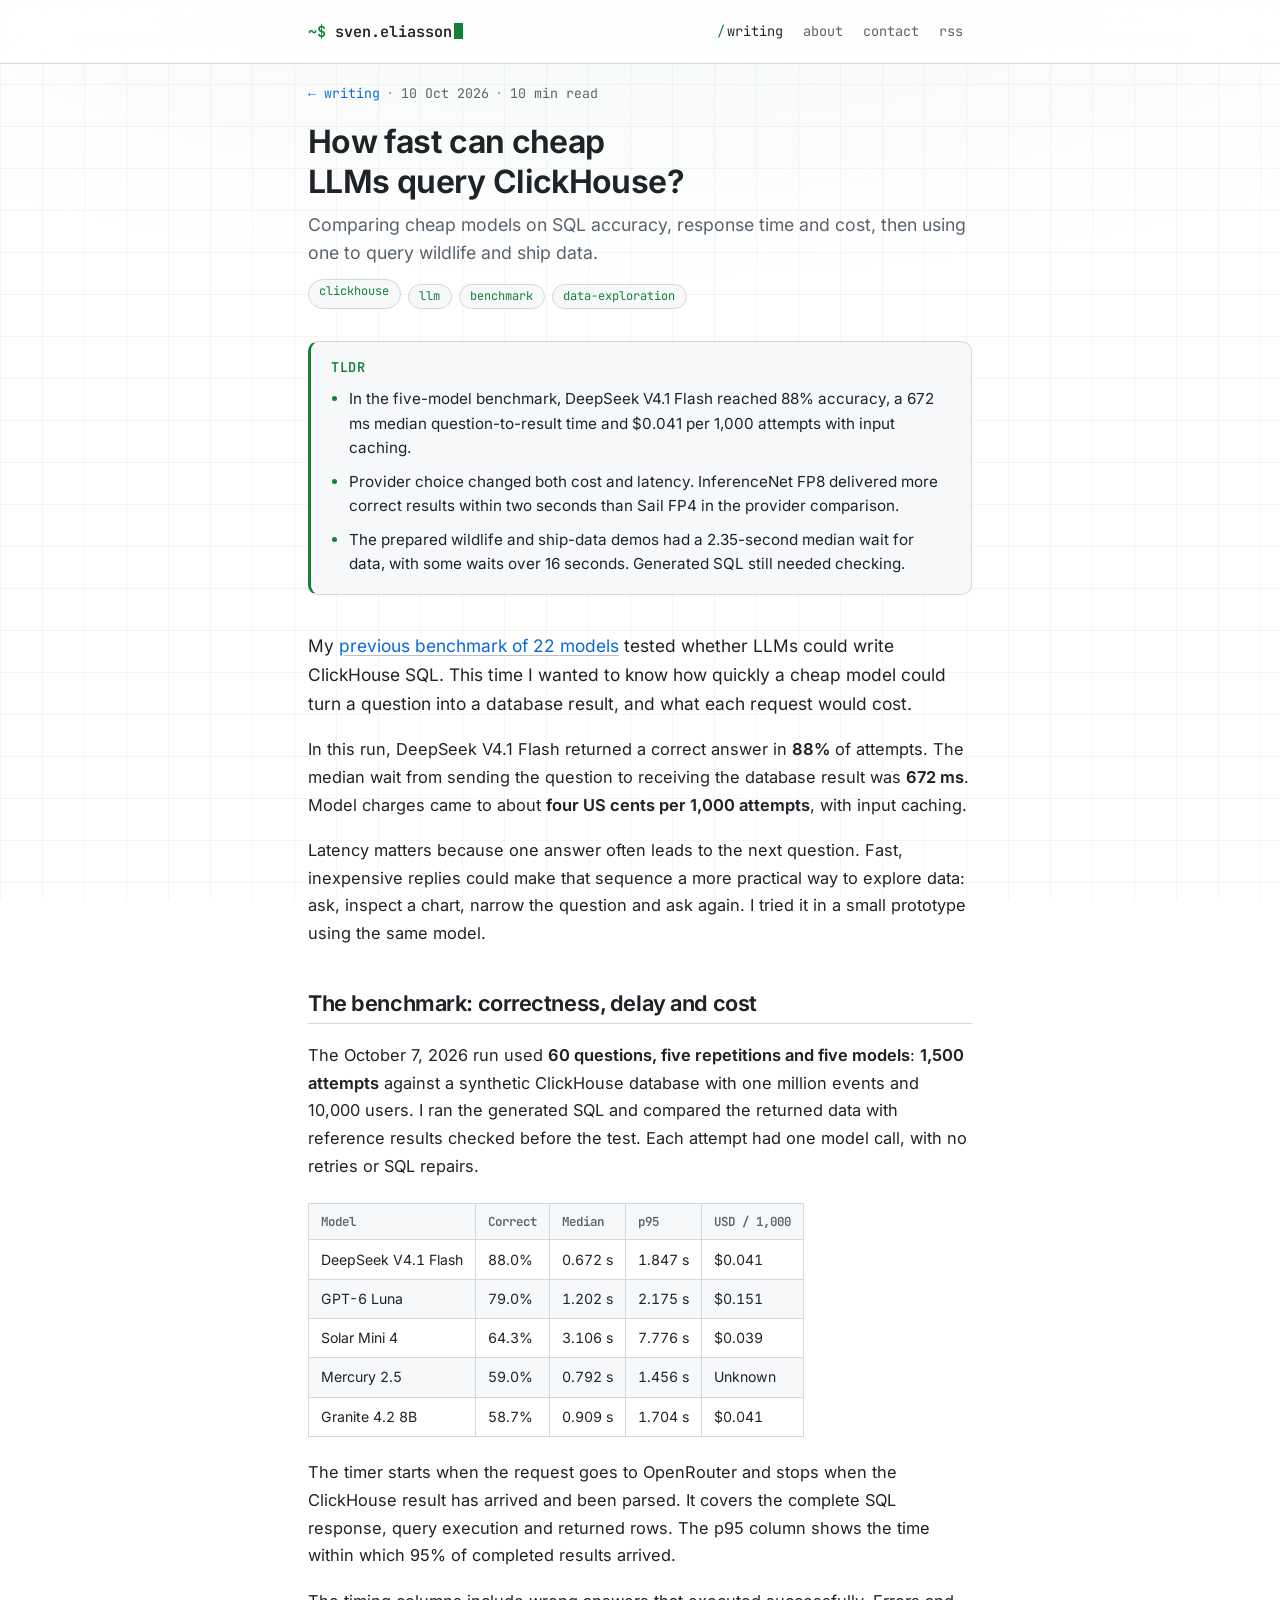
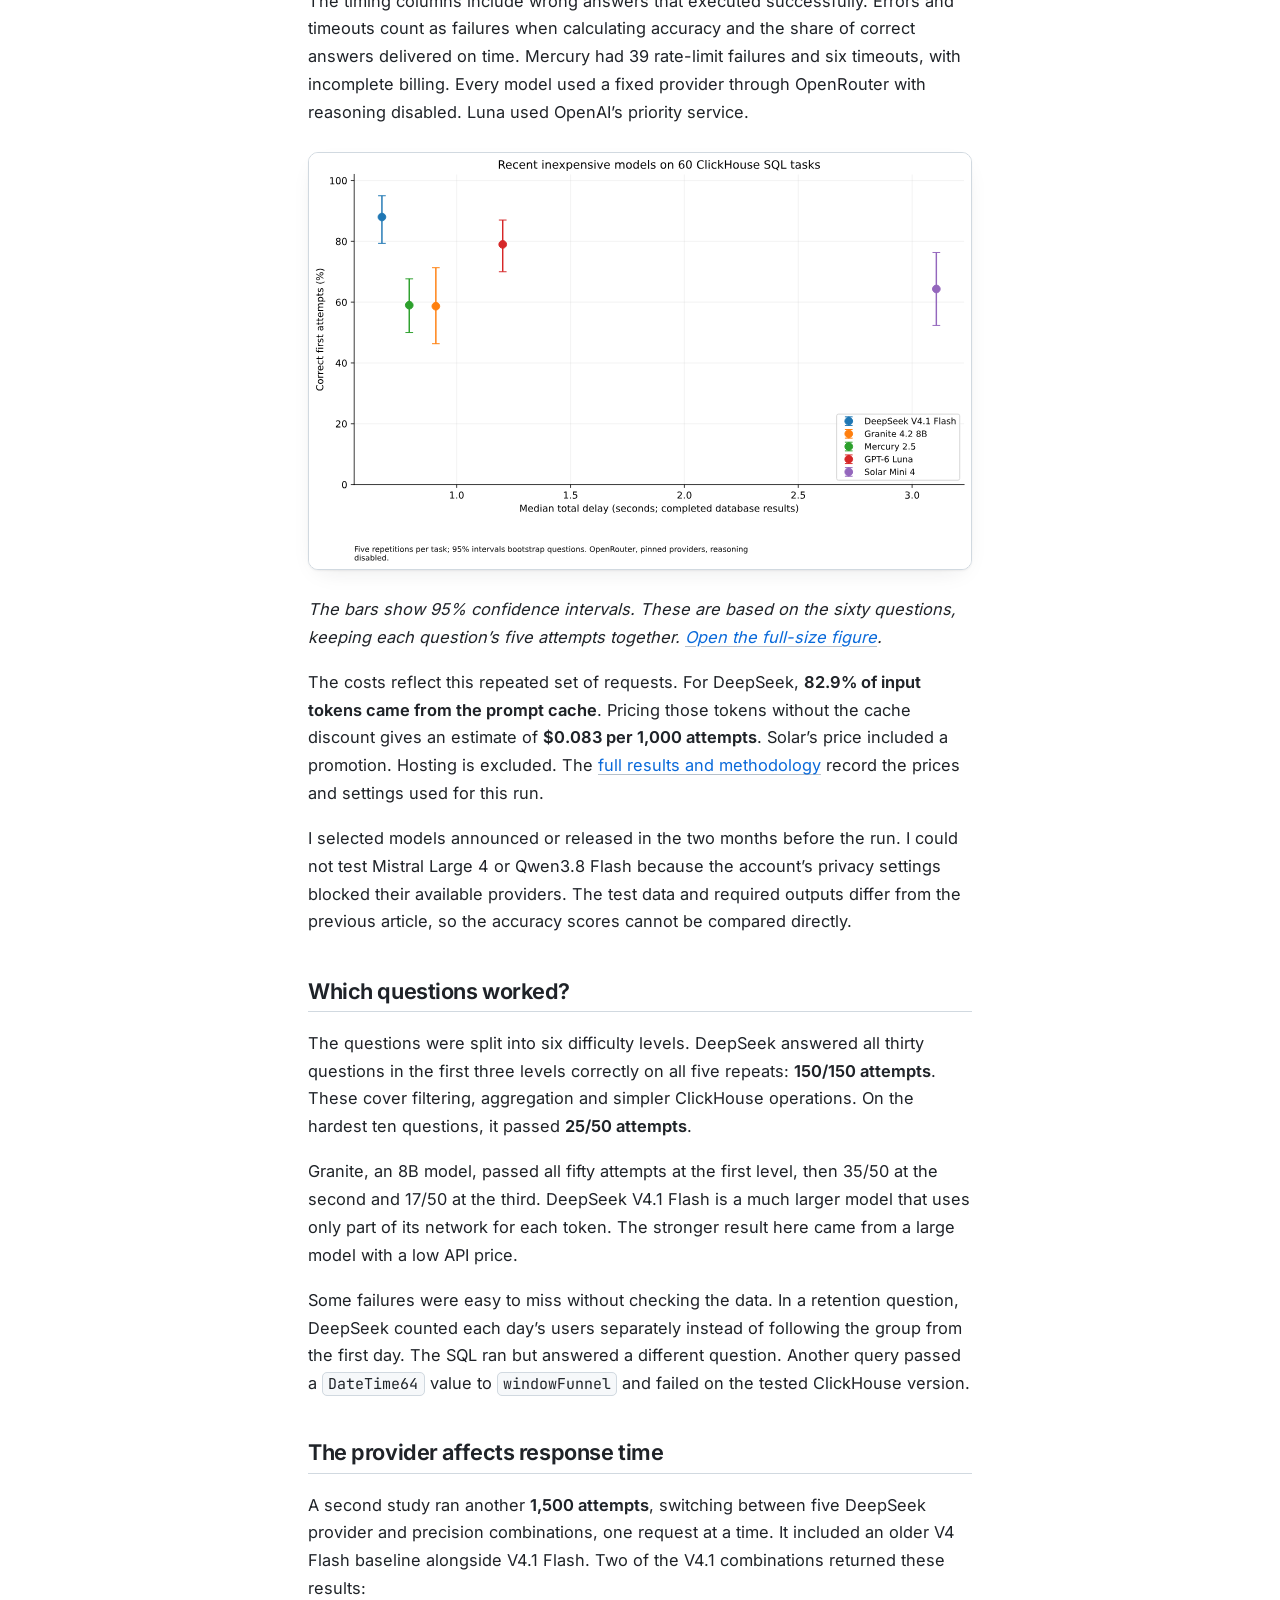
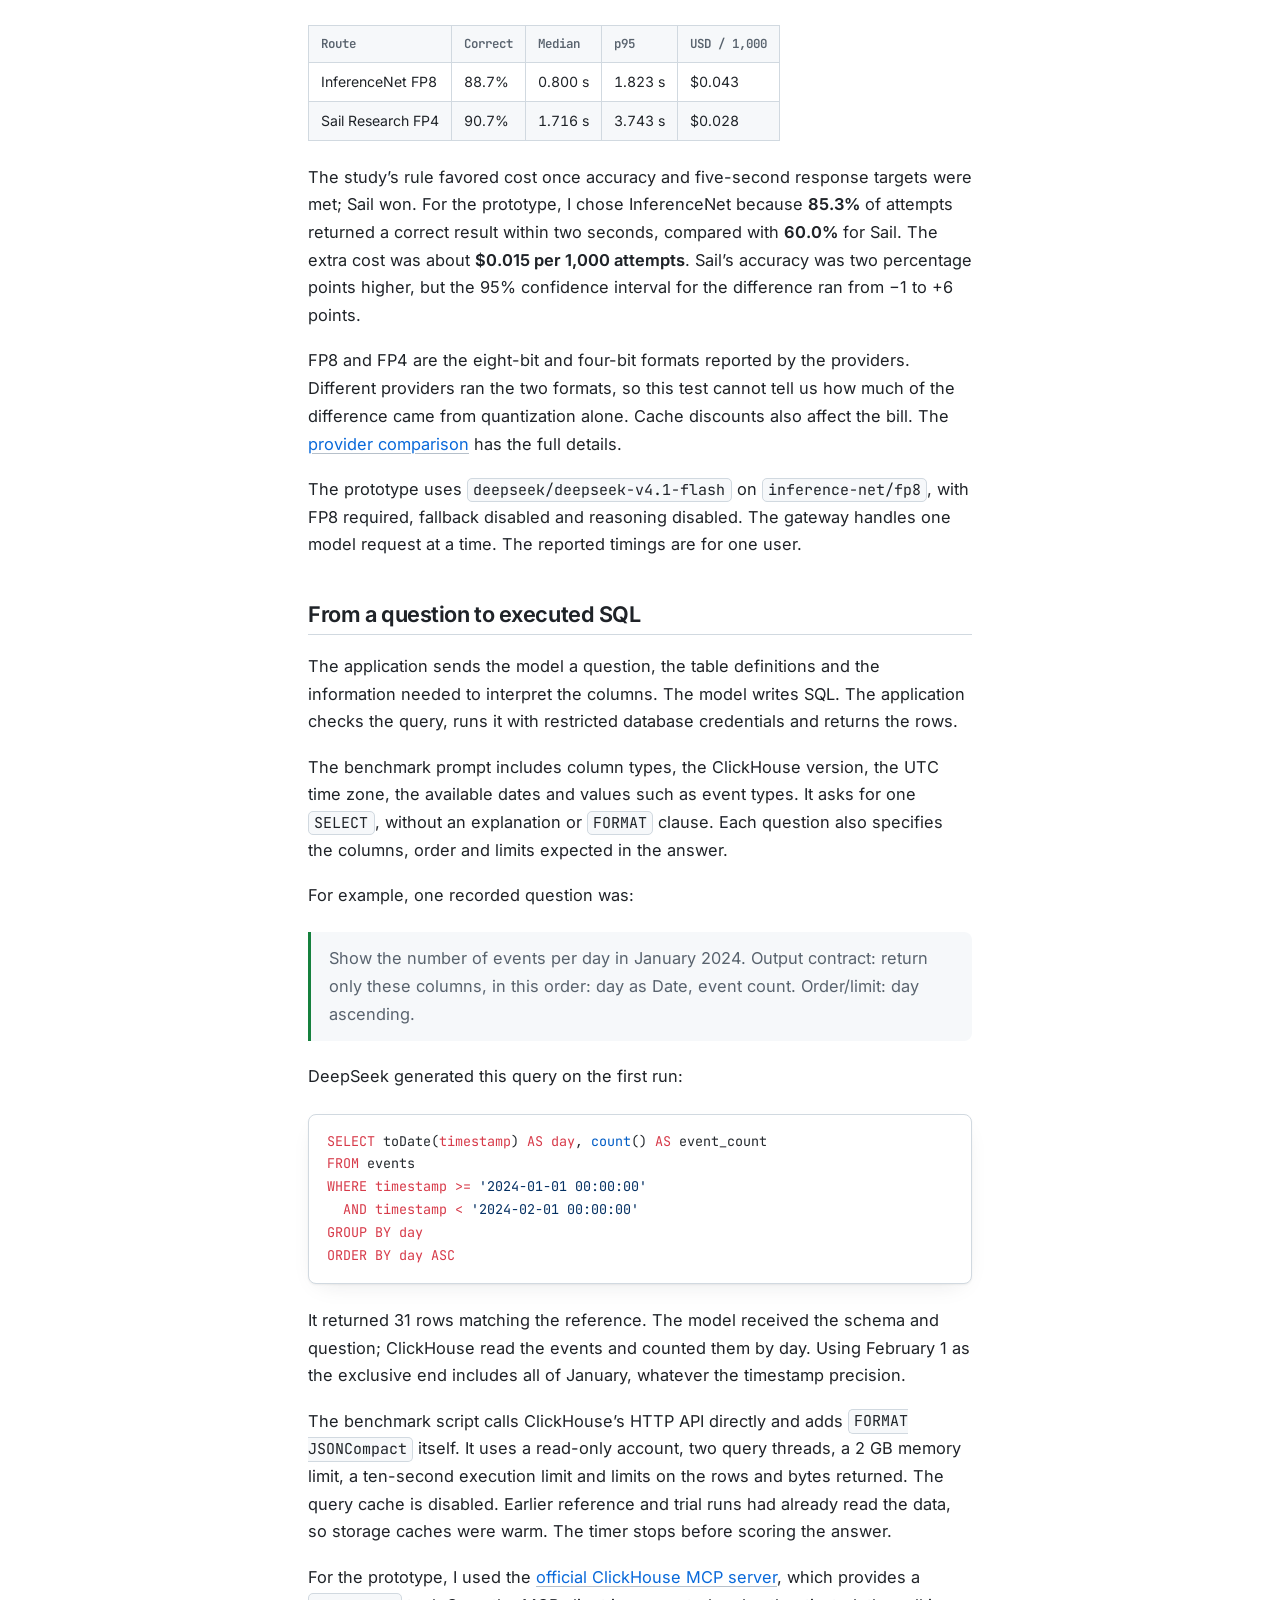
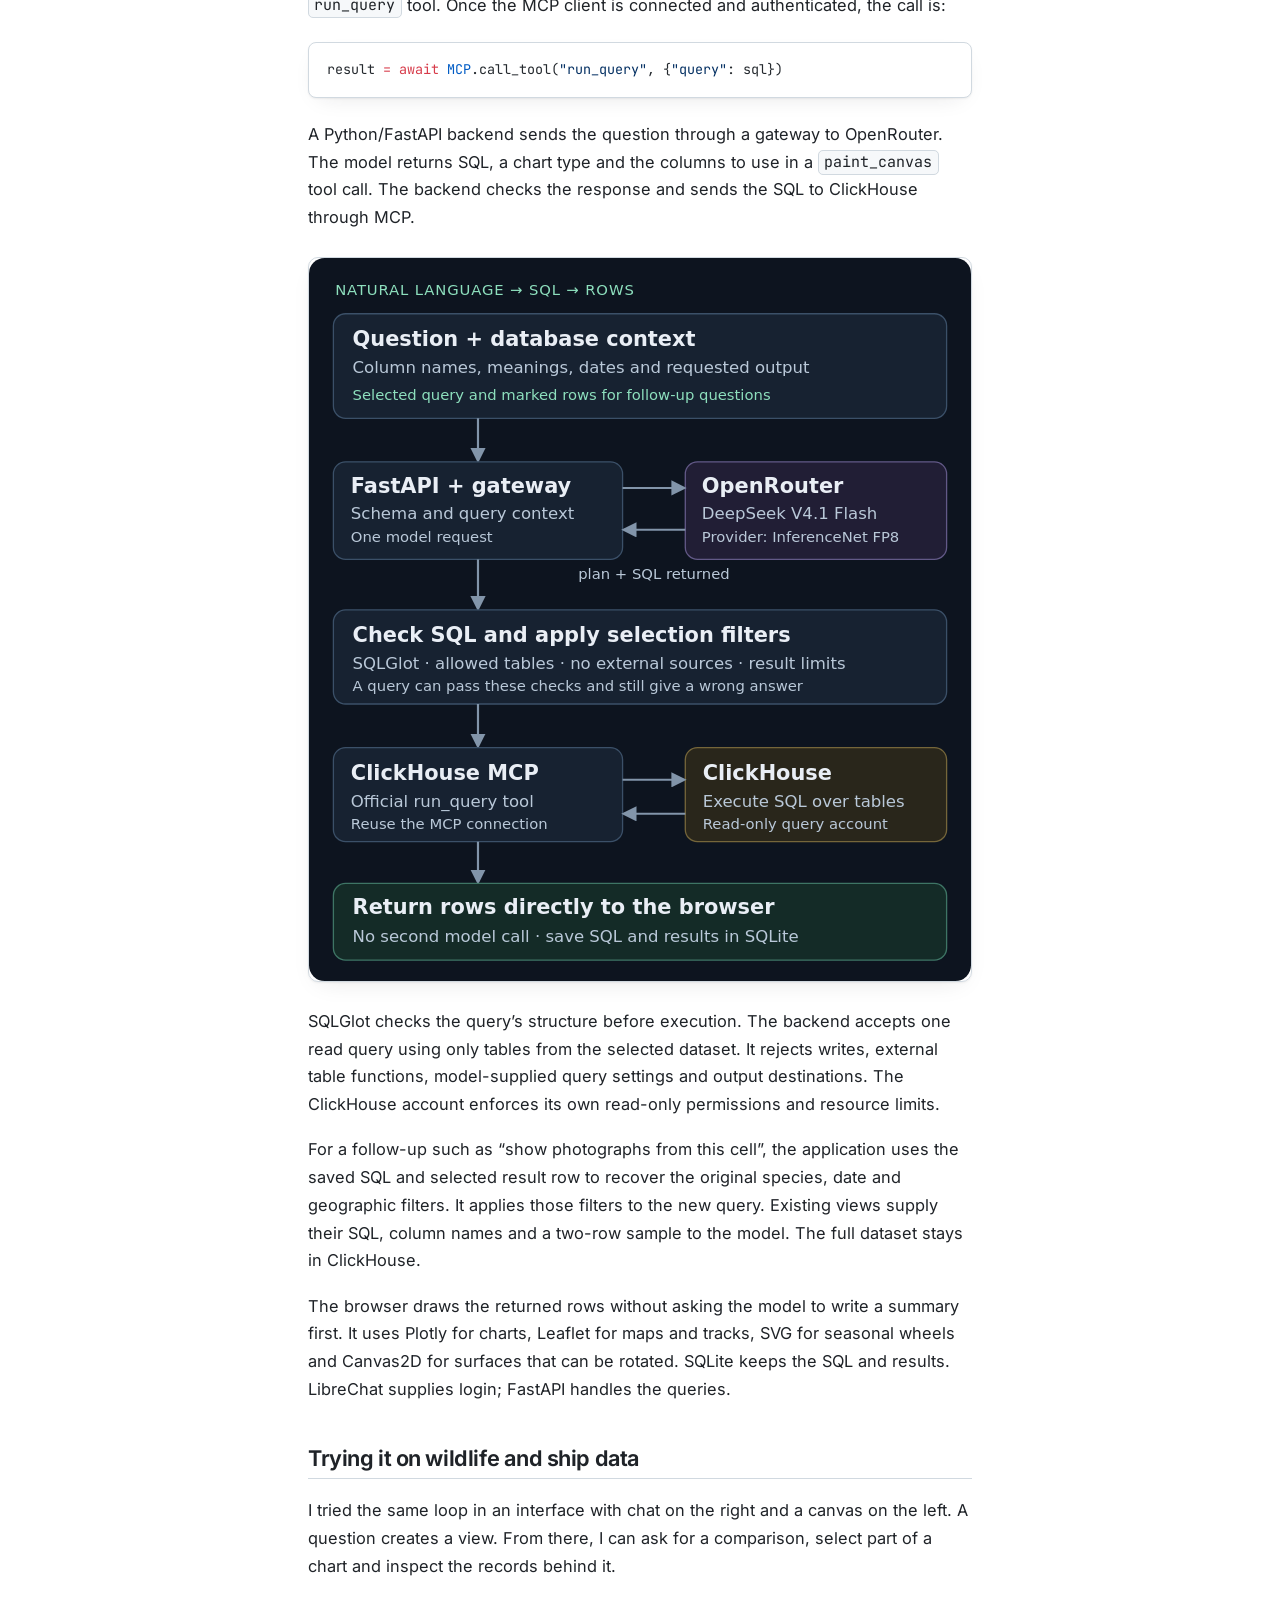
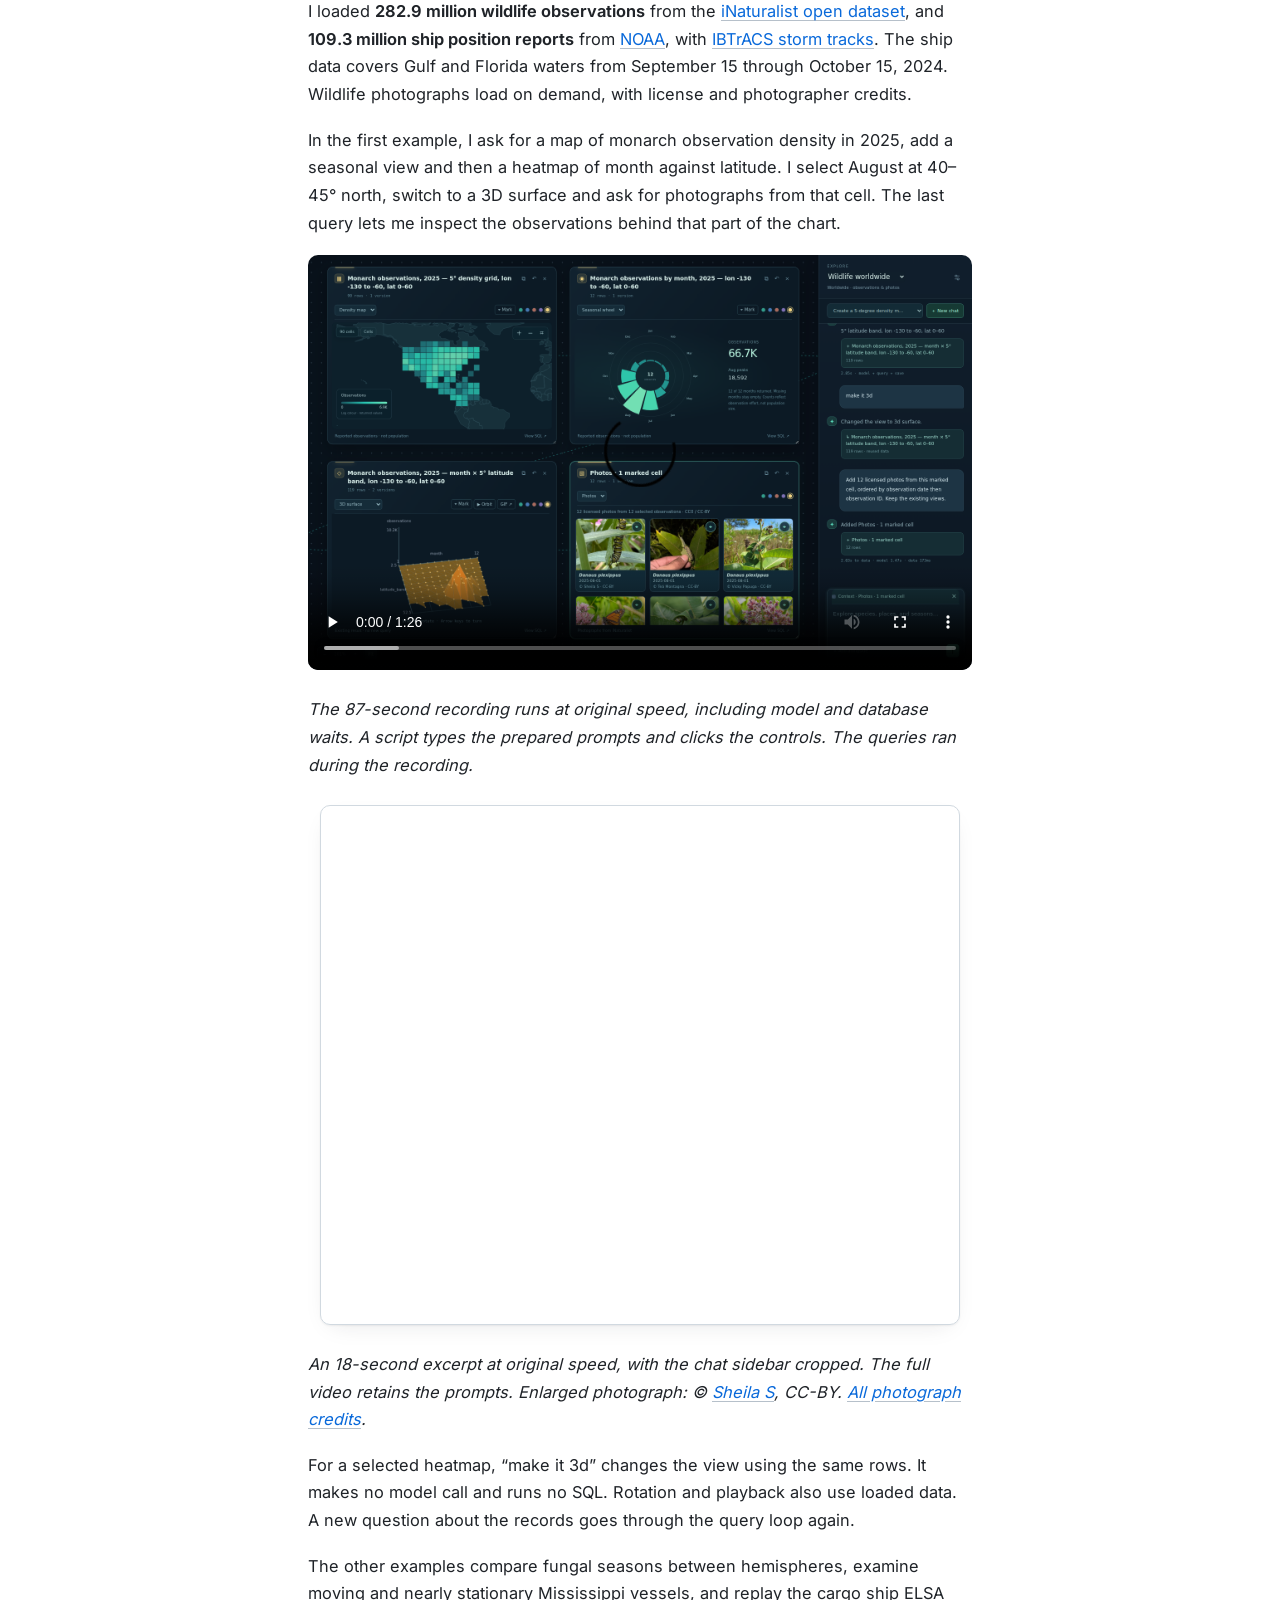
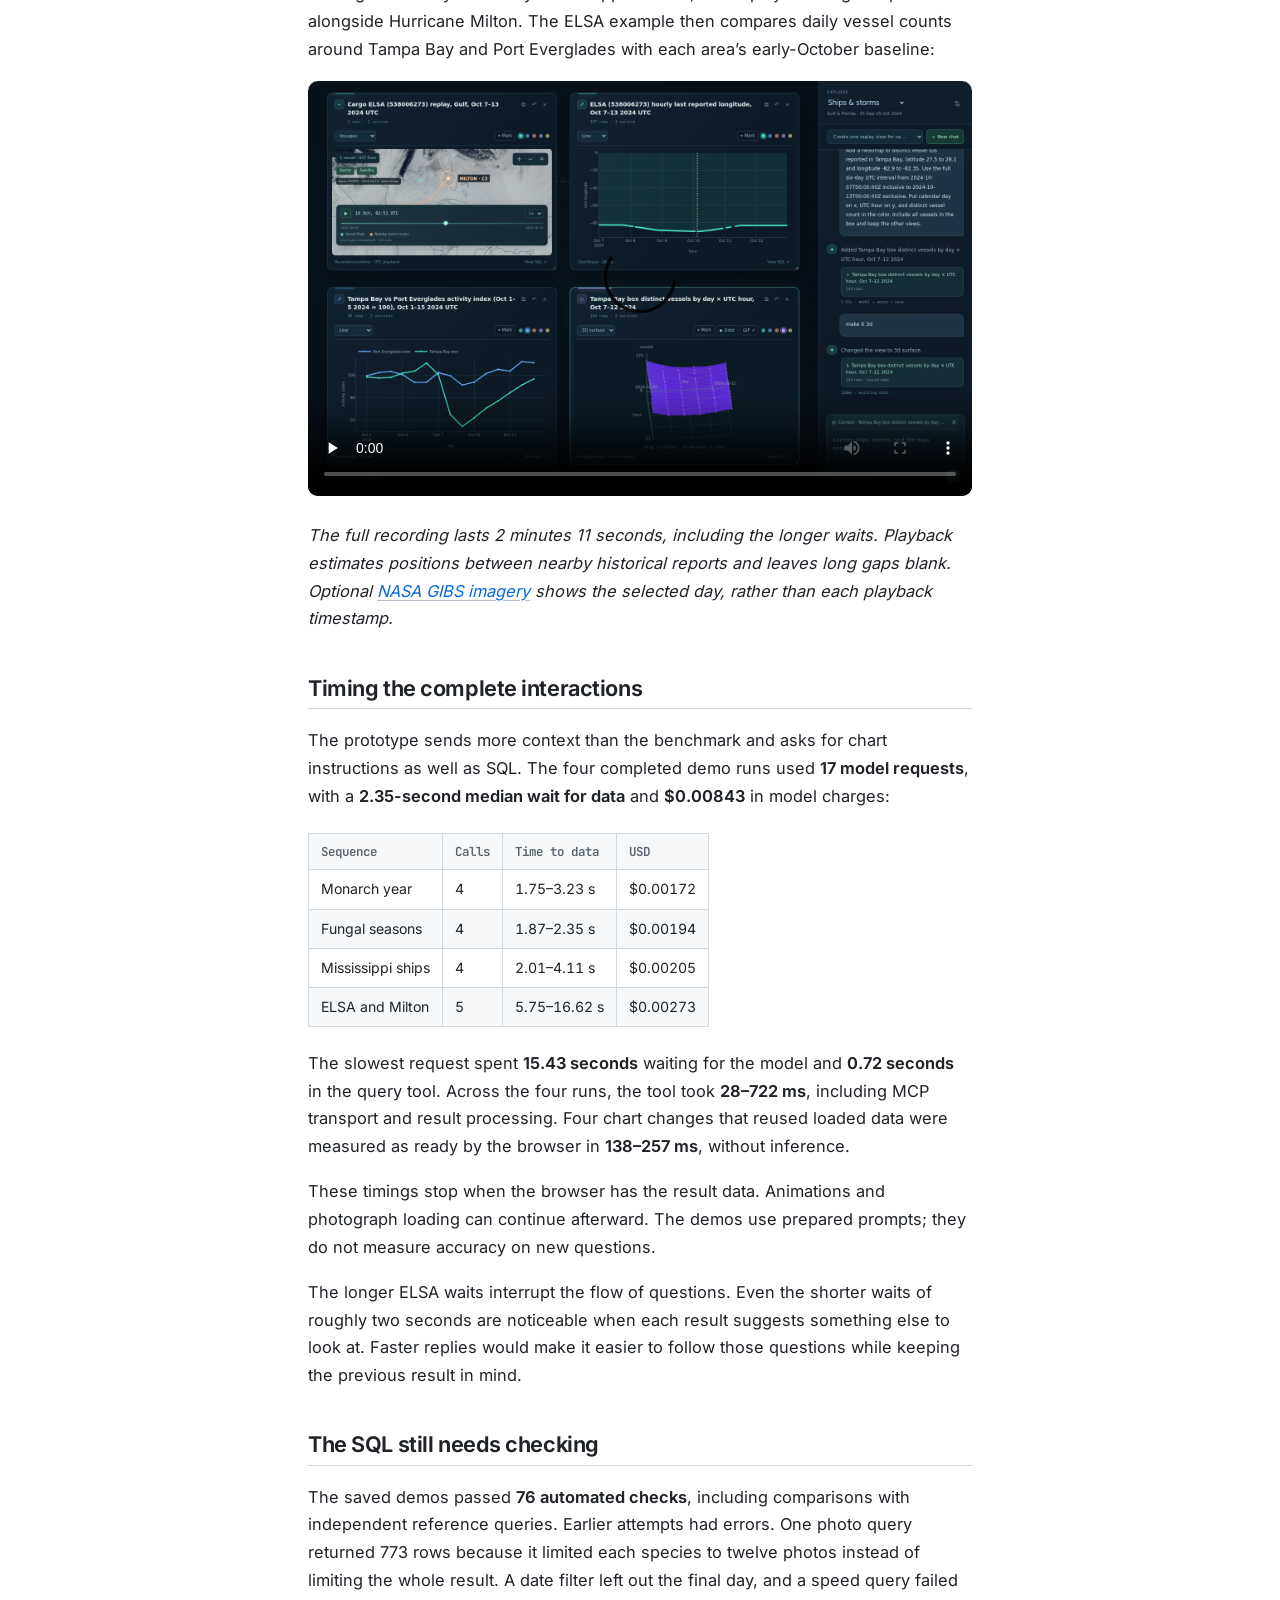
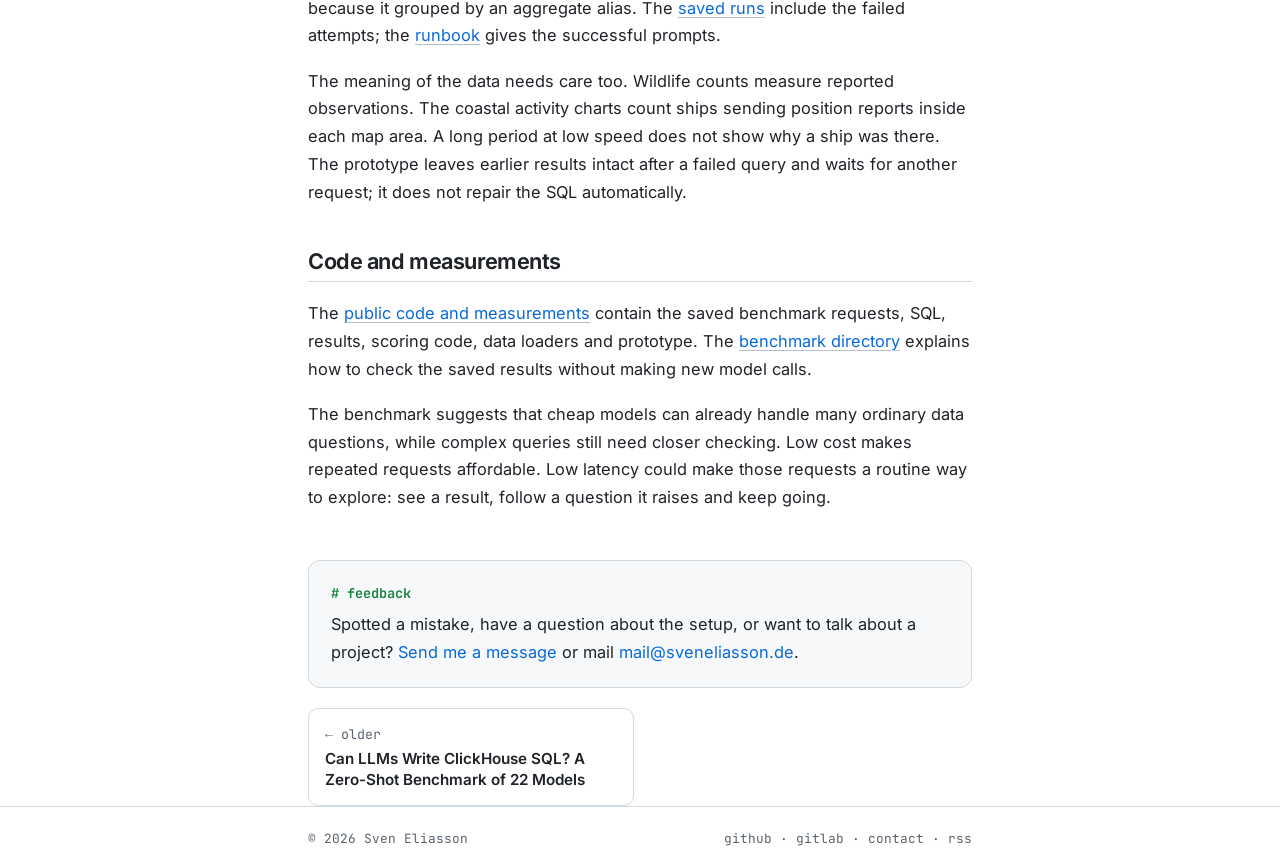
<file: preview/clickhouse-data-canvas/index.html>
<!doctype html>
<html lang="en">
<head>
<meta charset="utf-8">
<meta name="viewport" content="width=device-width, initial-scale=1">
<meta name="robots" content="noindex,nofollow">
<meta http-equiv="refresh" content="0;url=/clickhouse-fast-cheap-exploration/">
<link rel="canonical" href="https://sveneliasson.de/clickhouse-fast-cheap-exploration/">
<title>How fast can cheap LLMs query ClickHouse?</title>
</head>
<body><p>The article is published: <a href="/clickhouse-fast-cheap-exploration/">How fast can cheap LLMs query ClickHouse?</a></p></body>
</html>
</file>
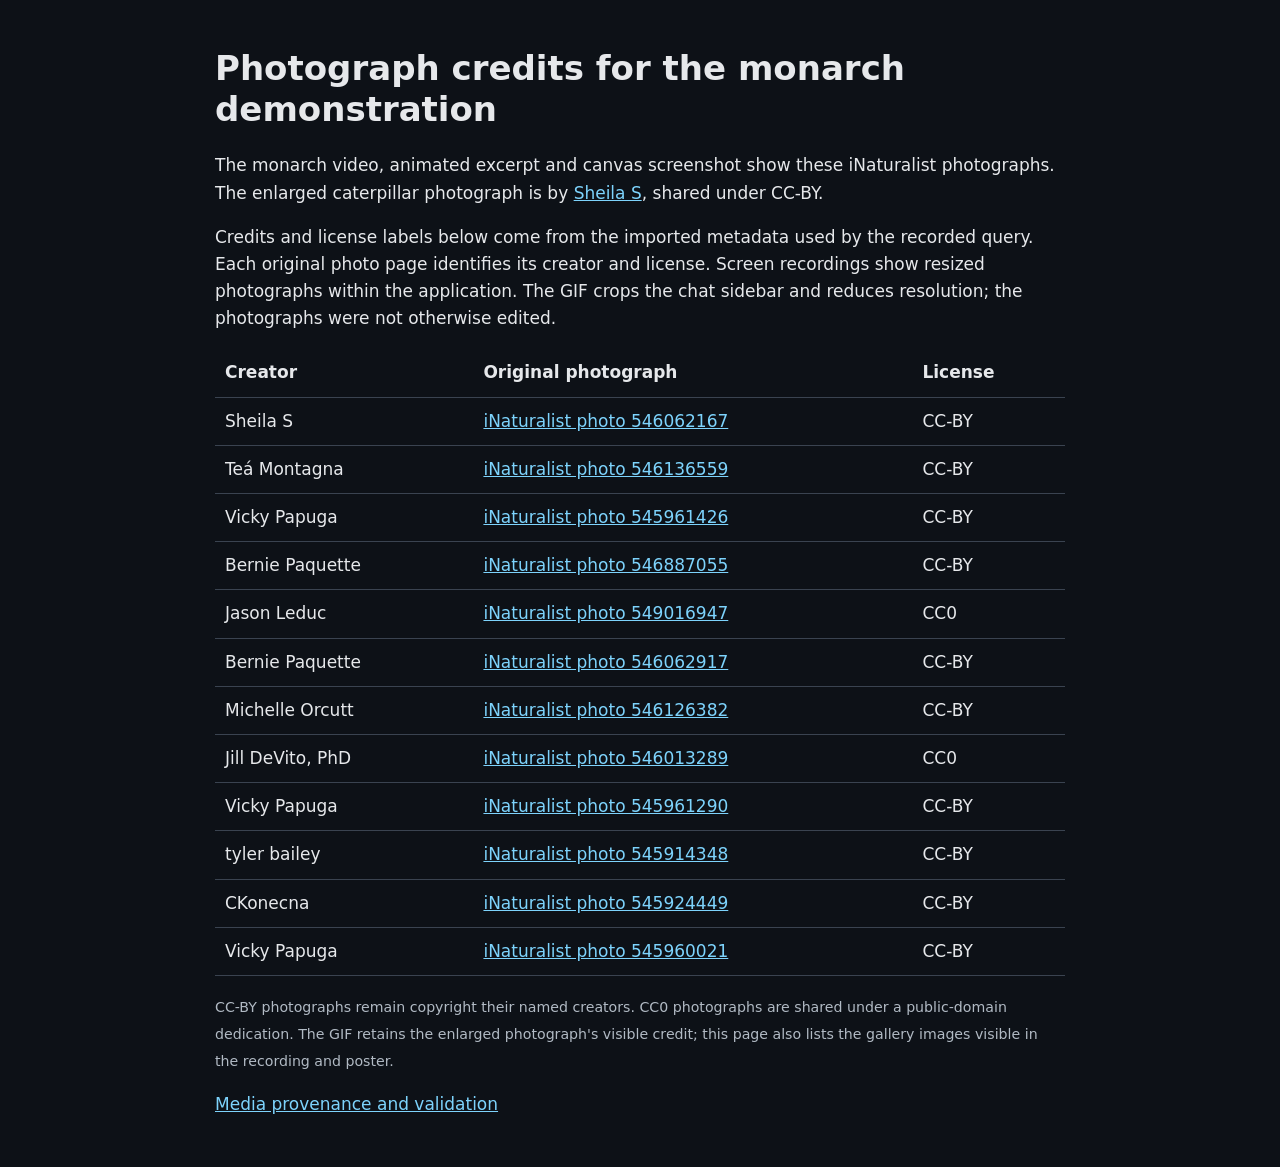
<file: media/clickhouse-fast-cheap-exploration/photo-credits.html>
<!DOCTYPE html>
<meta content="noindex,nofollow" name="robots"/><html lang="en"><meta charset="utf-8"/><meta content="width=device-width, initial-scale=1" name="viewport"/><title>Photograph credits for the monarch demonstration</title><style>body{font:17px/1.6 system-ui,sans-serif;max-width:850px;margin:48px auto;padding:0 20px;background:#0d1117;color:#e6e8eb}a{color:#7dd3fc}table{width:100%;border-collapse:collapse}th,td{text-align:left;padding:10px;border-bottom:1px solid #3a4350}h1{line-height:1.2}small{color:#b1bac4}@media(max-width:600px){table{font-size:14px}th,td{padding:8px 3px}}</style><h1>Photograph credits for the monarch demonstration</h1><p>The monarch video, animated excerpt and canvas screenshot show these iNaturalist photographs. The enlarged caterpillar photograph is by <a href="https://www.inaturalist.org/photos/546062167">Sheila S</a>, shared under CC-BY.</p><p>Credits and license labels below come from the imported metadata used by the recorded query. Each original photo page identifies its creator and license. Screen recordings show resized photographs within the application. The GIF crops the chat sidebar and reduces resolution; the photographs were not otherwise edited.</p><table><thead><tr><th>Creator</th><th>Original photograph</th><th>License</th></tr></thead><tbody><tr><td>Sheila S</td><td><a href="https://www.inaturalist.org/photos/546062167">iNaturalist photo 546062167</a></td><td>CC-BY</td></tr><tr><td>Teá Montagna</td><td><a href="https://www.inaturalist.org/photos/546136559">iNaturalist photo 546136559</a></td><td>CC-BY</td></tr><tr><td>Vicky Papuga</td><td><a href="https://www.inaturalist.org/photos/545961426">iNaturalist photo 545961426</a></td><td>CC-BY</td></tr><tr><td>Bernie Paquette</td><td><a href="https://www.inaturalist.org/photos/546887055">iNaturalist photo 546887055</a></td><td>CC-BY</td></tr><tr><td>Jason Leduc</td><td><a href="https://www.inaturalist.org/photos/549016947">iNaturalist photo 549016947</a></td><td>CC0</td></tr><tr><td>Bernie Paquette</td><td><a href="https://www.inaturalist.org/photos/546062917">iNaturalist photo 546062917</a></td><td>CC-BY</td></tr><tr><td>Michelle Orcutt</td><td><a href="https://www.inaturalist.org/photos/546126382">iNaturalist photo 546126382</a></td><td>CC-BY</td></tr><tr><td>Jill DeVito, PhD</td><td><a href="https://www.inaturalist.org/photos/546013289">iNaturalist photo 546013289</a></td><td>CC0</td></tr><tr><td>Vicky Papuga</td><td><a href="https://www.inaturalist.org/photos/545961290">iNaturalist photo 545961290</a></td><td>CC-BY</td></tr><tr><td>tyler bailey</td><td><a href="https://www.inaturalist.org/photos/545914348">iNaturalist photo 545914348</a></td><td>CC-BY</td></tr><tr><td>CKonecna</td><td><a href="https://www.inaturalist.org/photos/545924449">iNaturalist photo 545924449</a></td><td>CC-BY</td></tr><tr><td>Vicky Papuga</td><td><a href="https://www.inaturalist.org/photos/545960021">iNaturalist photo 545960021</a></td><td>CC-BY</td></tr></tbody></table><p><small>CC-BY photographs remain copyright their named creators. CC0 photographs are shared under a public-domain dedication. The GIF retains the enlarged photograph's visible credit; this page also lists the gallery images visible in the recording and poster.</small></p><p><a href="media-manifest.json">Media provenance and validation</a></p></html>
</file>
<file: _astro/_slug_.BN0oVJjn.css>
@font-face{font-family:Inter Variable;font-style:normal;font-display:swap;font-weight:100 900;src:url(/_astro/inter-cyrillic-ext-wght-normal.BOeWTOD4.woff2) format("woff2-variations");unicode-range:U+0460-052F,U+1C80-1C8A,U+20B4,U+2DE0-2DFF,U+A640-A69F,U+FE2E-FE2F}@font-face{font-family:Inter Variable;font-style:normal;font-display:swap;font-weight:100 900;src:url(/_astro/inter-cyrillic-wght-normal.DqGufNeO.woff2) format("woff2-variations");unicode-range:U+0301,U+0400-045F,U+0490-0491,U+04B0-04B1,U+2116}@font-face{font-family:Inter Variable;font-style:normal;font-display:swap;font-weight:100 900;src:url(/_astro/inter-greek-ext-wght-normal.DlzME5K_.woff2) format("woff2-variations");unicode-range:U+1F00-1FFF}@font-face{font-family:Inter Variable;font-style:normal;font-display:swap;font-weight:100 900;src:url(/_astro/inter-greek-wght-normal.CkhJZR-_.woff2) format("woff2-variations");unicode-range:U+0370-0377,U+037A-037F,U+0384-038A,U+038C,U+038E-03A1,U+03A3-03FF}@font-face{font-family:Inter Variable;font-style:normal;font-display:swap;font-weight:100 900;src:url(/_astro/inter-vietnamese-wght-normal.CBcvBZtf.woff2) format("woff2-variations");unicode-range:U+0102-0103,U+0110-0111,U+0128-0129,U+0168-0169,U+01A0-01A1,U+01AF-01B0,U+0300-0301,U+0303-0304,U+0308-0309,U+0323,U+0329,U+1EA0-1EF9,U+20AB}@font-face{font-family:Inter Variable;font-style:normal;font-display:swap;font-weight:100 900;src:url(/_astro/inter-latin-ext-wght-normal.DO1Apj_S.woff2) format("woff2-variations");unicode-range:U+0100-02BA,U+02BD-02C5,U+02C7-02CC,U+02CE-02D7,U+02DD-02FF,U+0304,U+0308,U+0329,U+1D00-1DBF,U+1E00-1E9F,U+1EF2-1EFF,U+2020,U+20A0-20AB,U+20AD-20C0,U+2113,U+2C60-2C7F,U+A720-A7FF}@font-face{font-family:Inter Variable;font-style:normal;font-display:swap;font-weight:100 900;src:url(/_astro/inter-latin-wght-normal.Dx4kXJAl.woff2) format("woff2-variations");unicode-range:U+0000-00FF,U+0131,U+0152-0153,U+02BB-02BC,U+02C6,U+02DA,U+02DC,U+0304,U+0308,U+0329,U+2000-206F,U+20AC,U+2122,U+2191,U+2193,U+2212,U+2215,U+FEFF,U+FFFD}@font-face{font-family:JetBrains Mono Variable;font-style:normal;font-display:swap;font-weight:100 800;src:url([data-uri]) format("woff2-variations");unicode-range:U+0460-052F,U+1C80-1C8A,U+20B4,U+2DE0-2DFF,U+A640-A69F,U+FE2E-FE2F}@font-face{font-family:JetBrains Mono Variable;font-style:normal;font-display:swap;font-weight:100 800;src:url(/_astro/jetbrains-mono-cyrillic-wght-normal.D73BlboJ.woff2) format("woff2-variations");unicode-range:U+0301,U+0400-045F,U+0490-0491,U+04B0-04B1,U+2116}@font-face{font-family:JetBrains Mono Variable;font-style:normal;font-display:swap;font-weight:100 800;src:url(/_astro/jetbrains-mono-greek-wght-normal.Bw9x6K1M.woff2) format("woff2-variations");unicode-range:U+0370-0377,U+037A-037F,U+0384-038A,U+038C,U+038E-03A1,U+03A3-03FF}@font-face{font-family:JetBrains Mono Variable;font-style:normal;font-display:swap;font-weight:100 800;src:url(/_astro/jetbrains-mono-vietnamese-wght-normal.Bt-aOZkq.woff2) format("woff2-variations");unicode-range:U+0102-0103,U+0110-0111,U+0128-0129,U+0168-0169,U+01A0-01A1,U+01AF-01B0,U+0300-0301,U+0303-0304,U+0308-0309,U+0323,U+0329,U+1EA0-1EF9,U+20AB}@font-face{font-family:JetBrains Mono Variable;font-style:normal;font-display:swap;font-weight:100 800;src:url(/_astro/jetbrains-mono-latin-ext-wght-normal.DBQx-q_a.woff2) format("woff2-variations");unicode-range:U+0100-02BA,U+02BD-02C5,U+02C7-02CC,U+02CE-02D7,U+02DD-02FF,U+0304,U+0308,U+0329,U+1D00-1DBF,U+1E00-1E9F,U+1EF2-1EFF,U+2020,U+20A0-20AB,U+20AD-20C0,U+2113,U+2C60-2C7F,U+A720-A7FF}@font-face{font-family:JetBrains Mono Variable;font-style:normal;font-display:swap;font-weight:100 800;src:url(/_astro/jetbrains-mono-latin-wght-normal.B9CIFXIH.woff2) format("woff2-variations");unicode-range:U+0000-00FF,U+0131,U+0152-0153,U+02BB-02BC,U+02C6,U+02DA,U+02DC,U+0304,U+0308,U+0329,U+2000-206F,U+20AC,U+2122,U+2191,U+2193,U+2212,U+2215,U+FEFF,U+FFFD}:root{--bg: #0d1117;--bg-raise: #151b23;--fg: #e6e8eb;--muted: #8b949e;--accent: #4ade80;--accent-dim: #22c55e;--link: #7dd3fc;--border: #262d36;--border-strong: #3a4350;--code-bg: #161c24;--glow: rgba(74, 222, 128, .07);--grid-line: rgba(139, 148, 158, .07);--header-bg: rgba(13, 17, 23, .75);--shadow: 0 1px 2px rgba(0, 0, 0, .4), 0 8px 24px -12px rgba(0, 0, 0, .6);--mono: "JetBrains Mono Variable", ui-monospace, "Cascadia Code", Menlo, Consolas, monospace;--sans: "Inter Variable", -apple-system, BlinkMacSystemFont, "Segoe UI", Roboto, "Helvetica Neue", Arial, sans-serif}@media(prefers-color-scheme:light){:root{--bg: #ffffff;--bg-raise: #f6f8fa;--fg: #1f2328;--muted: #59636e;--accent: #15803d;--accent-dim: #166534;--link: #0969da;--border: #d1d9e0;--border-strong: #b6c0ca;--code-bg: #f6f8fa;--glow: rgba(21, 128, 61, .05);--grid-line: rgba(89, 99, 110, .06);--header-bg: rgba(255, 255, 255, .8);--shadow: 0 1px 2px rgba(31, 35, 40, .06), 0 8px 24px -12px rgba(31, 35, 40, .15)}}*{box-sizing:border-box}html{scroll-behavior:smooth}@media(prefers-reduced-motion:reduce){html{scroll-behavior:auto}*,*:before,*:after{transition:none!important;animation:none!important}}body{margin:0;background:var(--bg);background-image:radial-gradient(ellipse 80% 40% at 50% -8%,var(--glow),transparent),linear-gradient(var(--grid-line) 1px,transparent 1px),linear-gradient(90deg,var(--grid-line) 1px,transparent 1px);background-size:100% 100%,42px 42px,42px 42px;background-attachment:fixed;color:var(--fg);font-family:var(--sans);line-height:1.7;font-size:1.02rem;-webkit-font-smoothing:antialiased;text-rendering:optimizeLegibility;min-height:100vh;display:flex;flex-direction:column}.wrap{max-width:44rem;width:100%;margin:0 auto;padding:0 1.25rem}::selection{background:var(--accent);color:var(--bg)}:focus-visible{outline:2px solid var(--accent);outline-offset:3px;border-radius:3px}header.site{position:sticky;top:0;z-index:10;border-bottom:1px solid var(--border);background:var(--header-bg);backdrop-filter:blur(10px);-webkit-backdrop-filter:blur(10px)}header.site .wrap{display:flex;justify-content:space-between;align-items:center;gap:1rem;padding-top:1rem;padding-bottom:1rem}.brand{font-family:var(--mono);font-weight:600;font-size:.95rem;color:var(--fg);text-decoration:none;white-space:nowrap}.brand:hover{text-decoration:none}.brand .prompt{color:var(--accent)}.brand .cursor{display:inline-block;width:.55em;height:1.05em;margin-left:.15em;vertical-align:-.18em;background:var(--accent);animation:blink 1.2s steps(1) infinite}@keyframes blink{50%{opacity:0}}header.site nav{display:flex;gap:.15rem}header.site nav a{font-family:var(--mono);font-size:.85rem;color:var(--muted);text-decoration:none;padding:.25rem .55rem;border-radius:6px;transition:color .15s ease,background .15s ease}header.site nav a:hover{color:var(--accent);background:var(--bg-raise);text-decoration:none}header.site nav a[aria-current=page]{color:var(--fg)}header.site nav a[aria-current=page]:before{content:"/";color:var(--accent);margin-right:.15em}@media(max-width:34rem){header.site .wrap{padding-top:.8rem;padding-bottom:.8rem;gap:.5rem}.brand{font-size:.9rem}.brand .cursor{display:none}header.site nav{gap:0}header.site nav a{padding:.25rem .4rem;font-size:.82rem}header.site nav a[data-secondary]{display:none}}main{padding:3rem 0 4rem;flex:1}a{color:var(--link);text-decoration:none}a:hover{text-decoration:underline;text-underline-offset:3px}article a{text-decoration:underline;text-decoration-color:var(--border-strong);text-underline-offset:3px}article a:hover{text-decoration-color:var(--link)}h1,h2,h3,h4{line-height:1.25;letter-spacing:-.02em;font-weight:650;text-wrap:balance}h1{font-size:clamp(1.6rem,1.2rem + 1.8vw,2rem);margin:0 0 .5rem}h2{font-size:1.35rem;margin-top:2.6rem}h3{font-size:1.1rem;margin-top:2rem}article h2{border-bottom:1px solid var(--border);padding-bottom:.4rem}article h2 code,article h3 code{font-size:.85em}article p,article ul,article ol{margin:1.1rem 0}article li+li{margin-top:.3rem}article>p:first-of-type{font-size:1.06em}strong{font-weight:650}img{max-width:100%;height:auto;border-radius:10px;border:1px solid var(--border)}article img{display:block;margin:1.6rem auto;box-shadow:var(--shadow)}article p>img:only-child{margin:0 auto}article p:has(>img:only-child){margin:1.6rem 0}pre{position:relative;padding:1rem 1.1rem;border-radius:8px;overflow-x:auto;font-size:.84rem;line-height:1.55;border:1px solid var(--border);margin:1.4rem 0;box-shadow:var(--shadow)}pre code{font-size:1em}code{font-family:var(--mono);font-size:.92em;font-feature-settings:"calt" 0}:not(pre)>code{background:var(--code-bg);border:1px solid var(--border);padding:.08em .35em;border-radius:5px;overflow-wrap:anywhere}.copy-btn{position:absolute;top:.5rem;right:.5rem;font:600 .7rem var(--mono);color:var(--muted);background:var(--bg-raise);border:1px solid var(--border);border-radius:5px;padding:.15rem .5rem;cursor:pointer;opacity:0;transition:opacity .15s ease,color .15s ease,border-color .15s ease}pre:hover .copy-btn,.copy-btn:focus-visible{opacity:1}.copy-btn:hover{color:var(--accent);border-color:var(--accent)}.copy-btn.done{color:var(--accent);border-color:var(--accent);opacity:1}table{border-collapse:collapse;display:block;width:max-content;max-width:100%;overflow-x:auto;font-size:.88rem;margin:1.4rem 0;font-variant-numeric:tabular-nums}th,td{border:1px solid var(--border);padding:.45rem .75rem;text-align:left;vertical-align:top}th{background:var(--bg-raise);font-family:var(--mono);font-size:.78rem;font-weight:600;color:var(--muted);white-space:nowrap}tbody tr:nth-child(2n){background:var(--bg-raise)}blockquote{margin:1.4rem 0;padding:.2rem 1.1rem;border-left:3px solid var(--accent);background:var(--bg-raise);border-radius:0 8px 8px 0;color:var(--muted)}blockquote p{margin:.6rem 0}hr{border:0;border-top:1px solid var(--border);margin:2.5rem 0}.meta,.chip{font-family:var(--mono)}.meta{color:var(--muted);font-size:.83rem}.chips{display:flex;flex-wrap:wrap;gap:.45rem;padding:0;margin:.8rem 0 0;list-style:none}.chip{font-size:.75rem;color:var(--accent);border:1px solid var(--border);background:var(--bg-raise);border-radius:999px;padding:.12rem .65rem;line-height:1.6}.btn{display:inline-flex;align-items:center;gap:.45rem;font:600 .85rem var(--mono);color:var(--bg);background:var(--accent);border:1px solid var(--accent);border-radius:8px;padding:.6rem 1.1rem;cursor:pointer;text-decoration:none;transition:background .15s ease,transform .1s ease}.btn:hover{background:var(--accent-dim);border-color:var(--accent-dim);text-decoration:none}.btn:active{transform:translateY(1px)}.btn:disabled{opacity:.6;cursor:wait}.btn.ghost{color:var(--fg);background:var(--bg-raise);border-color:var(--border)}.btn.ghost:hover{border-color:var(--accent);color:var(--accent);background:var(--bg-raise)}.card{background:var(--bg-raise);border:1px solid var(--border);border-radius:12px;padding:1.3rem 1.4rem}.section-label{font-family:var(--mono);font-size:.95rem;font-weight:600;color:var(--accent);border-bottom:1px solid var(--border);padding-bottom:.5rem;margin-bottom:1rem}footer.site{border-top:1px solid var(--border)}footer.site .wrap{display:flex;flex-wrap:wrap;gap:.4rem 1.4rem;justify-content:space-between;padding-top:1.3rem;padding-bottom:1.6rem;color:var(--muted);font-family:var(--mono);font-size:.8rem}footer.site a{color:var(--muted)}footer.site a:hover{color:var(--accent)}
</file>
